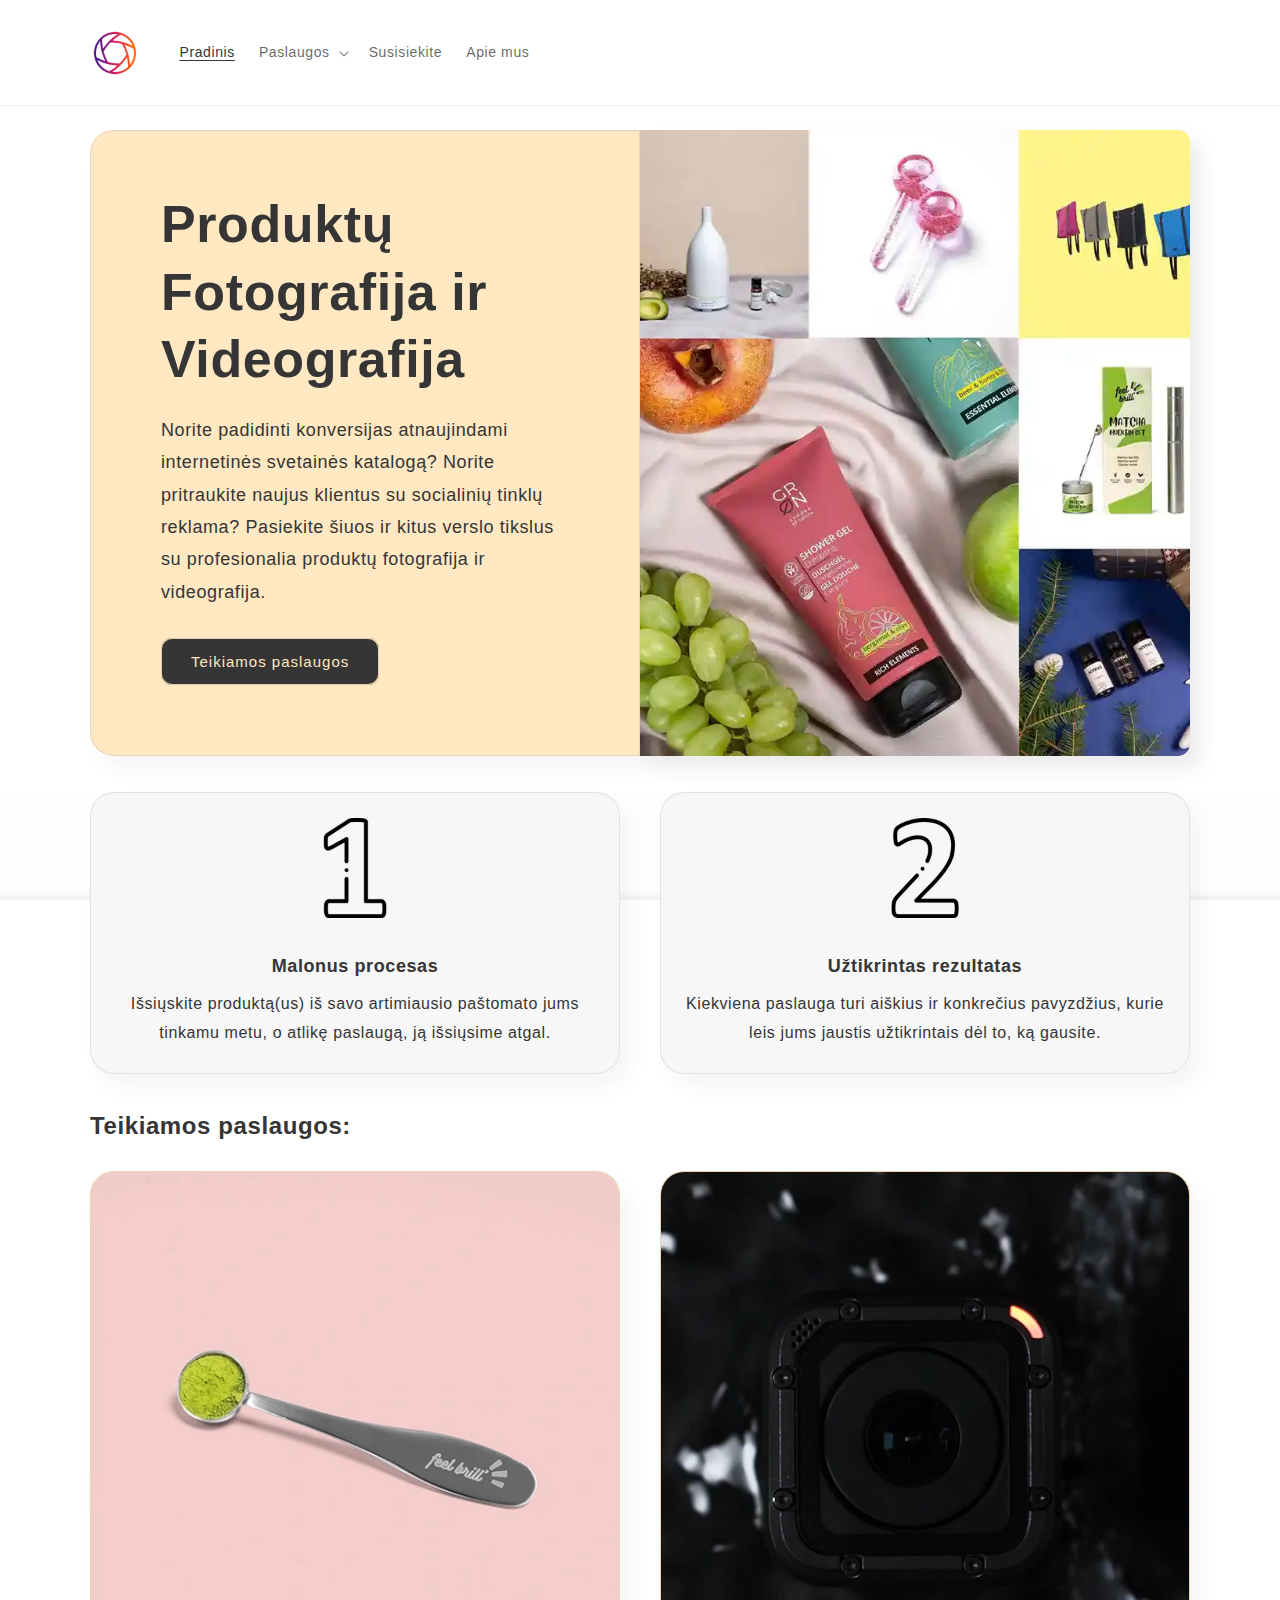
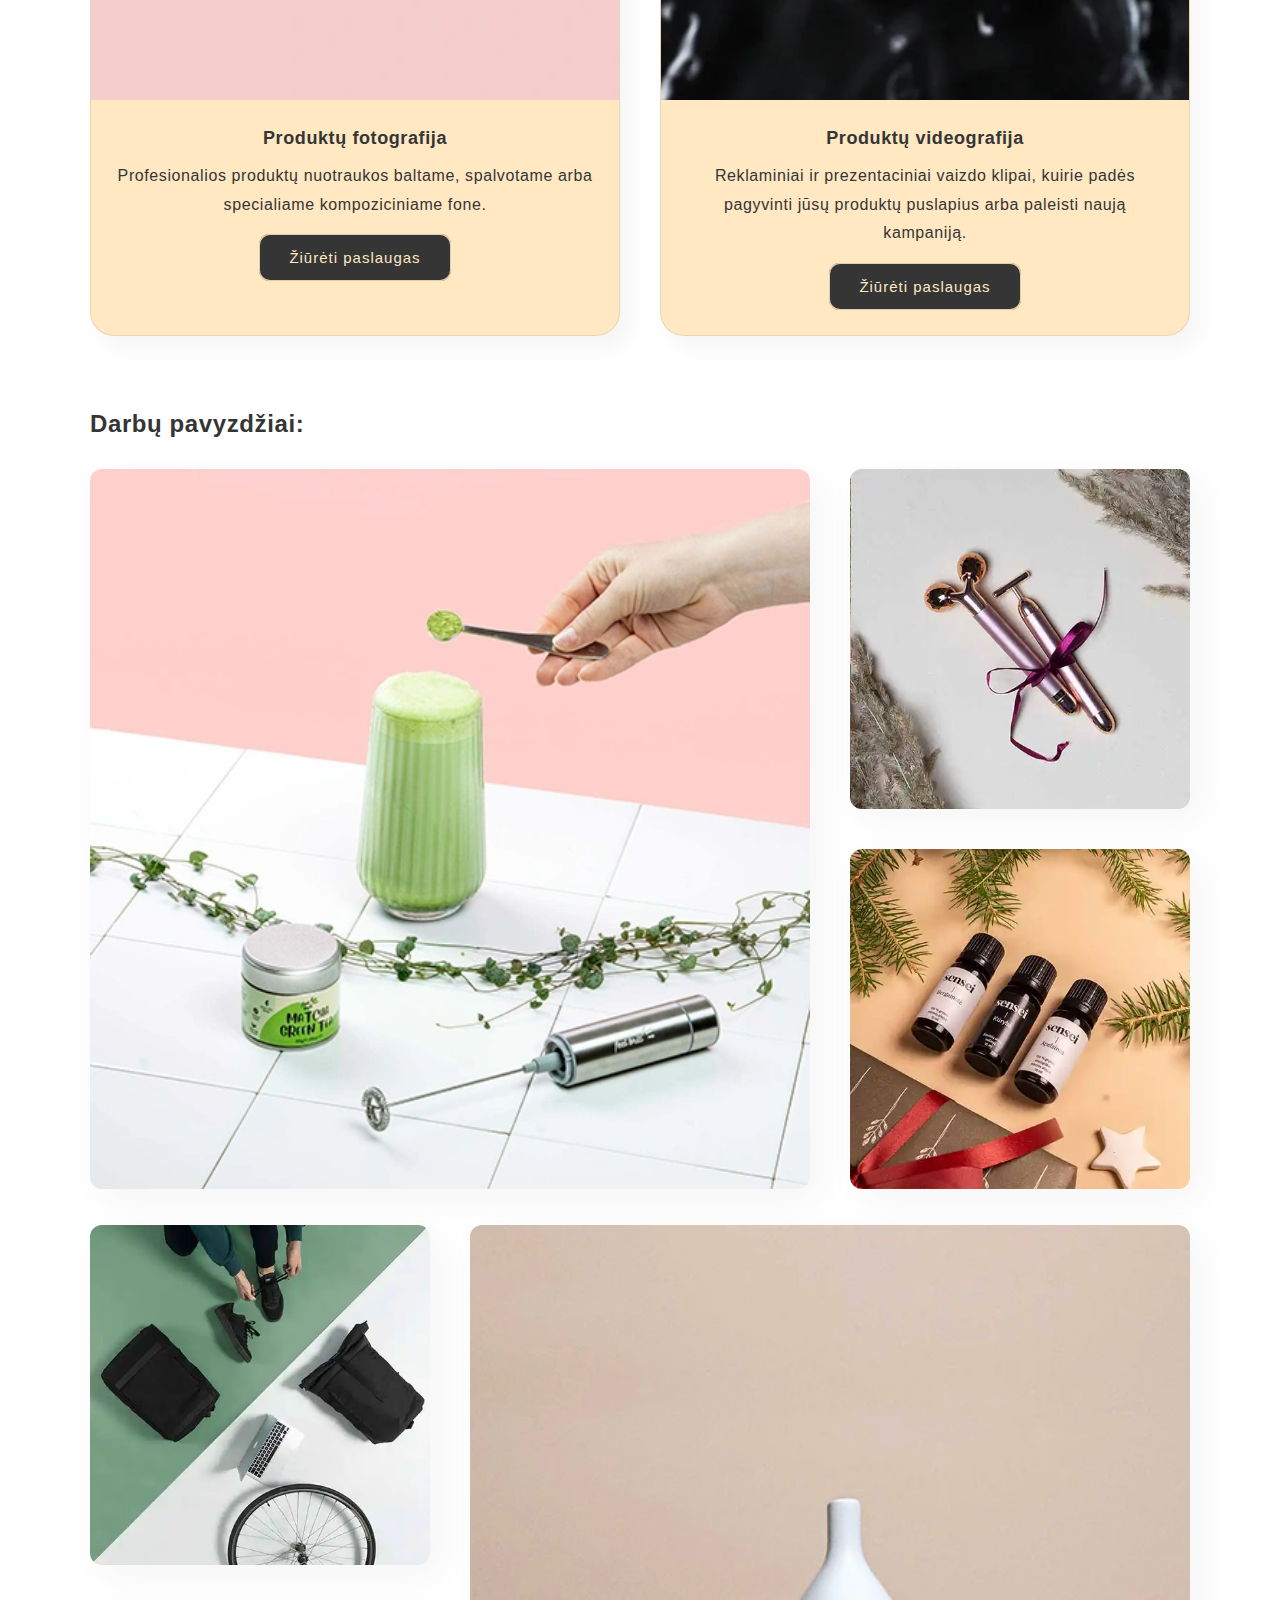
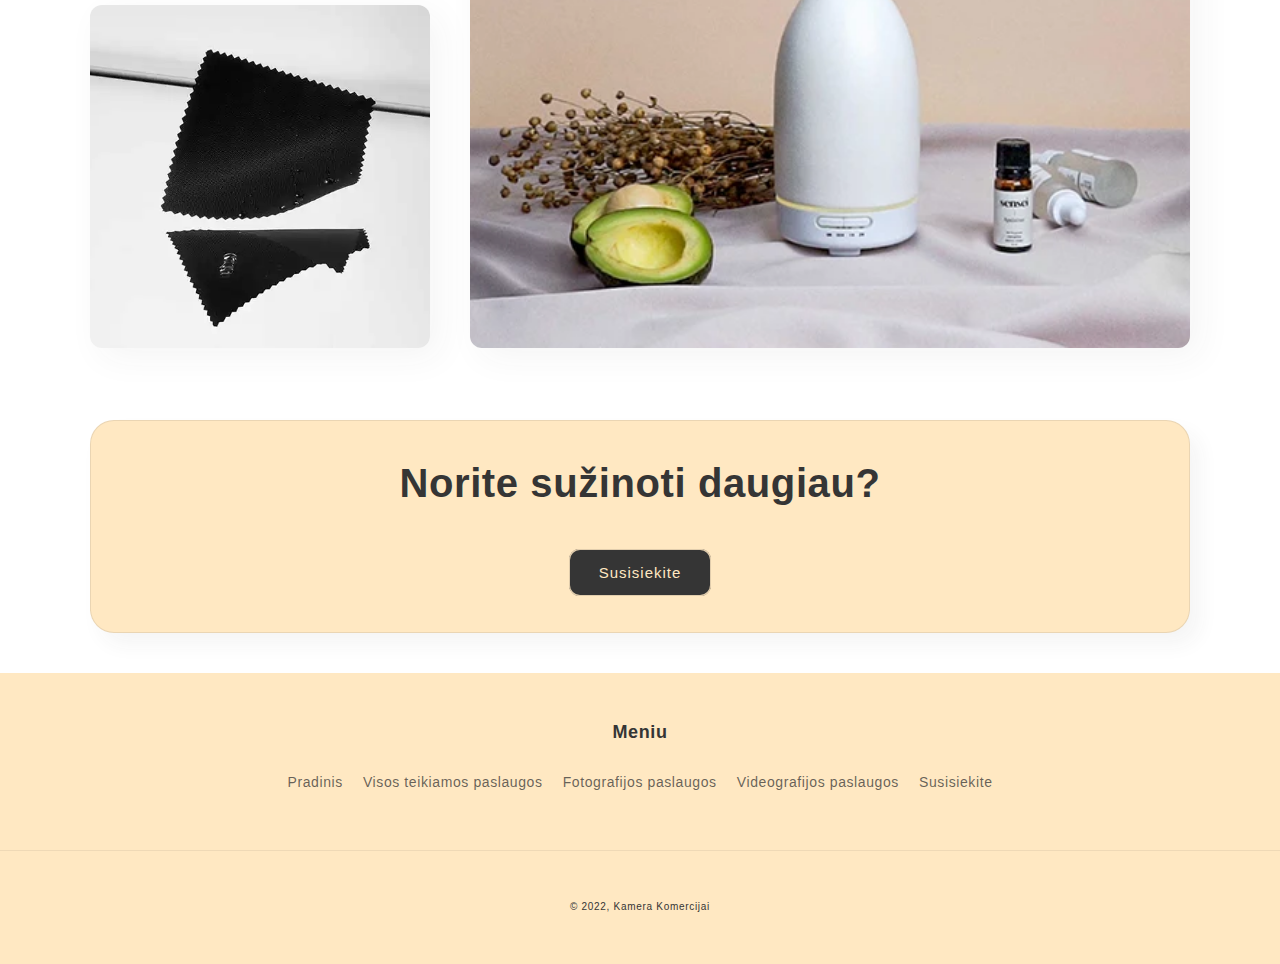
<file: index.html>
<!DOCTYPE html>
<html
  class="js"
  lang="lt-LT"
  style="padding-bottom: 0px; --header-bottom-position: 85px"
>
  <head>
    <meta charset="utf-8" />
    <meta http-equiv="X-UA-Compatible" content="IE=edge" />
    <meta name="viewport" content="width=device-width,initial-scale=1" />
    <meta name="theme-color" content="" />
     <!-- Google tag (gtag.js) -->
<script async src="https://www.googletagmanager.com/gtag/js?id=G-5LF94EM5QG"></script>
<script>
  window.dataLayer = window.dataLayer || [];
  function gtag(){dataLayer.push(arguments);}
  gtag('js', new Date());

  gtag('config', 'G-5LF94EM5QG');
</script>
    <link rel="canonical" href="https://kamerakomercijai.lt/" />

    <title>
      Kamera Komercijai | Profesionalios fotografijos ir videografijos paslaugos
      jūsų verslui.
    </title>
    <link rel="icon" href="./img/kamera-komercijai.ico">
    <meta
      name="description"
      content="Profesionalios fotografijos ir videografijos paslaugos jūsų verslui. Aiški kainodara, malonus procesas, užtikrintas rezultatas."
    />

    <meta property="og:site_name" content="Kamera Komercijai" />
    <meta property="og:url" content="https://kamerakomercijai.lt/" />
    <meta
      property="og:title"
      content="Kamera Komercijai | Profesionalios fotografijos ir videografijos paslaugos jūsų verslui."
    />
    <meta property="og:type" content="website" />
    <meta
      property="og:description"
      content="Kamera Komercijai - Profesionalios fotografijos ir videografijos paslaugos jūsų verslui."
    />
    <meta property="og:image" content="./img/kamera-komercijai-1.jpg" />
    <meta property="og:image:width" content="3826" />
    <meta property="og:image:height" content="2152" />
    <meta name="twitter:card" content="summary_large_image" />
    <meta
      name="twitter:title"
      content="Kamera Komercijai | Profesionalios fotografijos ir videografijos paslaugos jūsų verslui."
    />
    <meta
      name="twitter:description"
      content="Kamera Komercijai | Profesionalios fotografijos ir videografijos paslaugos jūsų verslui."
    />

    <script src="./js/global.js" defer="defer"></script>

    <link href="./css/base.css" rel="stylesheet" type="text/css" media="all" />

    <link
      rel="stylesheet"
      href="./css/component-menu-drawer.css"
      media="all"
      onload="this.media='all'"
    />

    <link
      rel="stylesheet"
      href="./css/component-mega-menu.css"
      media="all"
      onload="this.media='all'"
    />

    <link
      href="./css/section-multicolumn.css"
      rel="stylesheet"
      type="text/css"
      media="all"
    />
    <link
      href="./css/component-image-with-text.css"
      rel="stylesheet"
      type="text/css"
      media="all"
    />
    <link
      href="./css/collage.css"
      rel="stylesheet"
      type="text/css"
      media="all"
    />
    <link
      href="./css/component-modal-video.css"
      rel="stylesheet"
      type="text/css"
      media="all"
    />
    <link
      rel="stylesheet"
      href="./css/component-deferred-media.css"
      media="all"
      onload="this.media='all'"
    />

    <link
      rel="stylesheet"
      href="./css/section-rich-text.css"
      media="all"
      onload="this.media='all'"
    />

    <link
      href="./css/section-footer.css"
      rel="stylesheet"
      type="text/css"
      media="all"
    />
    <link
      href="./css/additional-styles.css"
      rel="stylesheet"
      type="text/css"
      media="all"
    />
  </head>

  <body class="gradient" cz-shortcut-listen="true">
    <div id="section-header" class="section-header">
      <sticky-header
        class="header-wrapper color-background-1 gradient header-wrapper--border-bottom"
      >
        <header class="header header--middle-left page-width header--has-menu">
          <header-drawer data-breakpoint="tablet">
            <details
              id="Details-menu-drawer-container"
              class="menu-drawer-container"
            >
              <summary
                class="header__icon header__icon--menu header__icon--summary link focus-inset"
                aria-label="Meniu"
                role="button"
                aria-expanded="false"
                aria-controls="menu-drawer"
              >
                <span>
                  <svg
                    xmlns="http://www.w3.org/2000/svg"
                    aria-hidden="true"
                    focusable="false"
                    role="presentation"
                    class="icon icon-hamburger"
                    fill="none"
                    viewBox="0 0 18 16"
                  >
                    <path
                      d="M1 .5a.5.5 0 100 1h15.71a.5.5 0 000-1H1zM.5 8a.5.5 0 01.5-.5h15.71a.5.5 0 010 1H1A.5.5 0 01.5 8zm0 7a.5.5 0 01.5-.5h15.71a.5.5 0 010 1H1a.5.5 0 01-.5-.5z"
                      fill="currentColor"
                    ></path>
                  </svg>

                  <svg
                    xmlns="http://www.w3.org/2000/svg"
                    aria-hidden="true"
                    focusable="false"
                    role="presentation"
                    class="icon icon-close"
                    fill="none"
                    viewBox="0 0 18 17"
                  >
                    <path
                      d="M.865 15.978a.5.5 0 00.707.707l7.433-7.431 7.579 7.282a.501.501 0 00.846-.37.5.5 0 00-.153-.351L9.712 8.546l7.417-7.416a.5.5 0 10-.707-.708L8.991 7.853 1.413.573a.5.5 0 10-.693.72l7.563 7.268-7.418 7.417z"
                      fill="currentColor"
                    ></path>
                  </svg>
                </span>
              </summary>
              <div
                id="menu-drawer"
                class="gradient menu-drawer motion-reduce"
                tabindex="-1"
              >
                <div class="menu-drawer__inner-container">
                  <div class="menu-drawer__navigation-container">
                    <nav class="menu-drawer__navigation">
                      <ul
                        class="menu-drawer__menu has-submenu list-menu"
                        role="list"
                      >
                        <li>
                          <a
                            href="/"
                            class="menu-drawer__menu-item list-menu__item link link--text focus-inset menu-drawer__menu-item--active"
                            aria-current="page"
                          >
                            Pradinis
                          </a>
                        </li>
                        <li>
                          <details id="Details-menu-drawer-menu-item-2">
                            <summary
                              class="menu-drawer__menu-item list-menu__item link link--text focus-inset"
                              role="button"
                              aria-expanded="false"
                              aria-controls="link-Grožis"
                            >
                              Paslaugos<svg
                                viewBox="0 0 14 10"
                                fill="none"
                                aria-hidden="true"
                                focusable="false"
                                role="presentation"
                                class="icon icon-arrow"
                                xmlns="http://www.w3.org/2000/svg"
                              >
                                <path
                                  fill-rule="evenodd"
                                  clip-rule="evenodd"
                                  d="M8.537.808a.5.5 0 01.817-.162l4 4a.5.5 0 010 .708l-4 4a.5.5 0 11-.708-.708L11.793 5.5H1a.5.5 0 010-1h10.793L8.646 1.354a.5.5 0 01-.109-.546z"
                                  fill="currentColor"
                                ></path>
                              </svg>

                              <svg
                                aria-hidden="true"
                                focusable="false"
                                role="presentation"
                                class="icon icon-caret"
                                viewBox="0 0 10 6"
                              >
                                <path
                                  fill-rule="evenodd"
                                  clip-rule="evenodd"
                                  d="M9.354.646a.5.5 0 00-.708 0L5 4.293 1.354.646a.5.5 0 00-.708.708l4 4a.5.5 0 00.708 0l4-4a.5.5 0 000-.708z"
                                  fill="currentColor"
                                ></path>
                              </svg>
                            </summary>
                            <div
                              class="menu-drawer__submenu has-submenu gradient motion-reduce"
                              tabindex="-1"
                            >
                              <div class="menu-drawer__inner-submenu">
                                <button
                                  class="menu-drawer__close-button link link--text focus-inset"
                                  aria-expanded="true"
                                >
                                  <svg
                                    viewBox="0 0 14 10"
                                    fill="none"
                                    aria-hidden="true"
                                    focusable="false"
                                    role="presentation"
                                    class="icon icon-arrow"
                                    xmlns="http://www.w3.org/2000/svg"
                                  >
                                    <path
                                      fill-rule="evenodd"
                                      clip-rule="evenodd"
                                      d="M8.537.808a.5.5 0 01.817-.162l4 4a.5.5 0 010 .708l-4 4a.5.5 0 11-.708-.708L11.793 5.5H1a.5.5 0 010-1h10.793L8.646 1.354a.5.5 0 01-.109-.546z"
                                      fill="currentColor"
                                    ></path>
                                  </svg>

                                  Paslaugos
                                </button>
                                <ul
                                  class="menu-drawer__menu list-menu"
                                  role="list"
                                  tabindex="-1"
                                >
                                  <li>
                                    <a
                                      href="./produktu-fotografijos-paslaugos.html"
                                      class="menu-drawer__menu-item link link--text list-menu__item focus-inset"
                                      >Produktų fotografija</a
                                    >
                                  </li>
                                  <li>
                                    <a
                                      href="./produktu-videografijos-paslaugos.html"
                                      class="menu-drawer__menu-item link link--text list-menu__item focus-inset"
                                      >Produktų videografija</a
                                    >
                                  </li>
                                </ul>
                              </div>
                            </div>
                          </details>
                        </li>
                        <li>
                          <a
                            href="./susisiekite.html"
                            class="menu-drawer__menu-item list-menu__item link link--text focus-inset"
                          >
                            Susisiekite
                          </a>
                        </li>
                        <li>
                          <a
                            href="./apie.html"
                            class="menu-drawer__menu-item list-menu__item link link--text focus-inset"
                          >
                            Apie mus
                          </a>
                        </li>
                      </ul>
                    </nav>
                  </div>
                </div>
              </div>
            </details>
          </header-drawer>
          <h1 class="header__heading">
            <a
              href="./"
              class="header__heading-link link link--text focus-inset"
              ><img
                src="./img/logo.png"
                alt="Kamera Komercijai"
                srcset="./img/logo.png"
                width="50"
                height="50.0"
                class="header__heading-logo"
              />
            </a>
          </h1>
          <nav class="header__inline-menu">
            <ul class="list-menu list-menu--inline" role="list">
              <li>
                <a
                  href="./"
                  class="header__menu-item header__menu-item list-menu__item link link--text"
                  aria-current="page"
                >
                  <span class="header__active-menu-item">Pradinis</span>
                </a>
              </li>
              <li>
                <header-menu>
                  <details id="Details-HeaderMenu-2" class="mega-menu">
                    <summary
                      class="header__menu-item list-menu__item link focus-inset"
                      role="button"
                      aria-expanded="false"
                      aria-controls="MegaMenu-Content-2"
                    >
                      <span>Paslaugos</span>

                      <svg
                        aria-hidden="true"
                        focusable="false"
                        role="presentation"
                        class="icon icon-caret"
                        viewBox="0 0 10 6"
                      >
                        <path
                          fill-rule="evenodd"
                          clip-rule="evenodd"
                          d="M9.354.646a.5.5 0 00-.708 0L5 4.293 1.354.646a.5.5 0 00-.708.708l4 4a.5.5 0 00.708 0l4-4a.5.5 0 000-.708z"
                          fill="currentColor"
                        ></path>
                      </svg>
                    </summary>
                    <div
                      id="MegaMenu-Content-2"
                      class="mega-menu__content gradient motion-reduce global-settings-popup"
                      tabindex="-1"
                    >
                      <ul class="mega-menu__list page-width" role="list">
                        <li>
                          <a
                            href="./produktu-fotografijos-paslaugos.html"
                            class="mega-menu__link mega-menu__link--level-2 link"
                            >Produktų fotografija</a
                          >
                        </li>
                        <li>
                          <a
                            href="./produktu-videografijos-paslaugos.html"
                            class="mega-menu__link mega-menu__link--level-2 link"
                            >Produktų videografija</a
                          >
                        </li>
                      </ul>
                    </div>
                  </details>
                </header-menu>
              </li>
              <li>
                <a
                  href="./susisiekite.html"
                  class="header__menu-item header__menu-item list-menu__item link link--text focus-inset"
                >
                  <span>Susisiekite</span>
                </a>
              </li>
              <li>
                <a
                  href="./apie.html"
                  class="header__menu-item header__menu-item list-menu__item link link--text focus-inset"
                >
                  <span>Apie mus</span>
                </a>
              </li>
            </ul>
          </nav>
        </header>
      </sticky-header>
    </div>

    <main id="MainContent" class="content-for-layout" role="main" tabindex="-1">
      <div class="section">
        <style>
          .section-template--16513019183329__image-with-text-padding {
            padding-top: 0px;
            padding-bottom: 0px;
            
          }

          @media screen and (min-width: 750px) {
            .section-template--16513019183329__image-with-text-padding {
              padding-top: 0px;
              padding-bottom: 0px;
            }
          }

          @media screen and (max-width: 900px) {
            .mobileadj{
              font-size: 32px !important;
            }
            }
          



        </style>
        <div
          class="image-with-text image-with-text--no-overlap page-width isolate collapse-corners section-template--16513019183329__image-with-text-padding"
        >
          <div
            class="image-with-text__grid grid grid--gapless grid--1-col grid--2-col-tablet image-with-text__grid--reverse"
          >
            <div
              class="image-with-text__media-item image-with-text__media-item--medium image-with-text__media-item--middle grid__item"
            >
              <div
                class="image-with-text__media image-with-text__media--adapt gradient color-accent-1 global-media-settings media"
                style="padding-bottom: 100%"
              >
                <img
                  srcset="./img/kamera-komercijai-1.webp"
                  src="./img/kamera-komercijai-1.webp"
                  sizes="(min-width: 1200px) 550px, (min-width: 750px) calc((100vw - 130px) / 2), calc((100vw - 50px) / 2)"
                  alt="Kamera komercijai profesionalios produktų fotografijos videografijos paslaugos"
                  loading="lazy"
                  width="1500"
                  height="1500"
                />
              </div>
            </div>
            <div class="image-with-text__text-item grid__item">
              <div
                id="ImageWithText--template--16513019183329__image-with-text"
                class="image-with-text__content image-with-text__content--middle image-with-text__content--desktop-left image-with-text__content--mobile-left image-with-text__content--adapt gradient color-accent-1 content-container"
              >
                <h2 class="image-with-text__heading h0 mobileadj">
                  Produktų Fotografija ir Videografija
                </h2>
                <p
                  class="image-with-text__text image-with-text__text--caption subtitle subtitle--large subtitle"
                >
                Norite padidinti konversijas atnaujindami internetinės svetainės katalogą? Norite pritraukite naujus klientus su socialinių tinklų reklama? Pasiekite šiuos ir kitus verslo tikslus su profesionalia produktų fotografija ir videografija.               </p>
                <a
                  href="./teikiamos-paslaugos.html"
                  class="button button--primary"
                >
                  Teikiamos paslaugos
                </a>
              </div>
            </div>
          </div>
        </div>
      </div>




      <section class="section">
        <style>
    @media screen and (min-width: 990px) {
.grid--3-col-desktop .grid__item {
    width: calc(50% - var(--grid-desktop-horizontal-spacing) * 1 / 2);
    max-width: calc(50% - var(--grid-desktop-horizontal-spacing) * 1 / 2);
}
}
          .section-template--16513019183329__multicolumn-padding {
            padding-top: 0px;
            padding-bottom: 0px;
          }

          @media screen and (min-width: 750px) {
            .section-template--16513019183329__multicolumn-padding {
              padding-top: 0px;
              padding-bottom: 0px;
            }
          }
        </style>
        <div class="multicolumn color-accent-2 gradient no-heading">
          <div class="page-width section-template--16513019183329__multicolumn-padding isolate">
            <slider-component class="slider-mobile-gutter">
              <ul class="multicolumn-list contains-content-container grid grid--1-col-tablet-down grid--3-col-desktop" id="Slider-template--16513019183329__multicolumn" role="list">
                
                <li id="Slide-template--16513019183329__multicolumn-2" class="multicolumn-list__item grid__item center">
                  <div class="multicolumn-card content-container">
                    <div class="multicolumn-card__image-wrapper multicolumn-card__image-wrapper--third-width multicolumn-card-spacing">
                      <img class="multicolumn-card__image" srcset="./img/1-aiski-kainodara.png" src="./img/1-aiski-kainodara.png" sizes="(min-width: 990px) 550px,
                        (min-width: 750px) 550px,
                        calc(100vw - 30px)" alt="Malonus procesas" height="50" width="50" loading="lazy" style="
    width: auto;
    height: 100px;
">
                    </div>
                    <div class="multicolumn-card__info">
                      <h3>Malonus procesas</h3>
                      <div class="rte">
                        <p>
                          Išsiųskite produktą(us) iš savo artimiausio paštomato
                          jums tinkamu metu, o atlikę paslaugą, ją išsiųsime
                          atgal.
                        </p>
                      </div>
                    </div>
                  </div>
                </li>
                <li id="Slide-template--16513019183329__multicolumn-3" class="multicolumn-list__item grid__item center">
                  <div class="multicolumn-card content-container">
                    <div class="multicolumn-card__image-wrapper multicolumn-card__image-wrapper--third-width multicolumn-card-spacing">
                      <img class="multicolumn-card__image" srcset="./img/2-malonus-procesas.png" src="./img/2-malonus-procesas.png" sizes="(min-width: 990px) 550px,
                        (min-width: 750px) 550px,
                        calc(100vw - 30px)" alt="Uztikrintas rezultatas" height="50" width="50" loading="lazy" style="
    width: auto;
    height: 100px;
">
                    </div>
                    <div class="multicolumn-card__info">
                      <h3>Užtikrintas rezultatas</h3>
                      <div class="rte">
                        <p>
                          Kiekviena paslauga turi aiškius ir konkrečius
                          pavyzdžius, kurie leis jums jaustis užtikrintais dėl
                          to, ką gausite.
                        </p>
                      </div>
                    </div>
                  </div>
                </li>
              </ul></slider-component>
            <div class="center"></div>
          </div>
        </div>
      </section>

      
      <section class="section">
        <style data-shopify="">
          .section-template--16513019183329__166364595205c457c8-padding {
            padding-top: 0px;
            padding-bottom: 0px;
          }

          @media screen and (min-width: 750px) {
            .section-template--16513019183329__166364595205c457c8-padding {
              padding-top: 0px;
              padding-bottom: 0px;
            }
          }
        </style>
        <div class="multicolumn color-background-2 gradient">
          <div
            class="page-width section-template--16513019183329__166364595205c457c8-padding isolate"
          >
            <div
              class="title-wrapper-with-link title-wrapper--self-padded-mobile title-wrapper--no-top-margin"
            >
              <h2 class="title h2">Teikiamos paslaugos:</h2>
            </div>
            <slider-component class="slider-mobile-gutter">
              <ul
                class="multicolumn-list contains-content-container grid grid--1-col-tablet-down grid--2-col-desktop"
                id="Slider-template--16513019183329__166364595205c457c8"
                role="list"
              >
                <li
                  id="Slide-template--16513019183329__166364595205c457c8-1"
                  class="multicolumn-list__item grid__item center"
                >
                  <div class="multicolumn-card content-container">
                    <div
                      class="multicolumn-card__image-wrapper multicolumn-card__image-wrapper--full-width"
                    >
                      <div class="media media--transparent media--square">
                        <img
                          class="multicolumn-card__image"
                          srcset="./img/kamera-komercijai-2.webp"
                          src="./img/kamera-komercijai-2.webp"
                          sizes="(min-width: 990px) 710px,
                        (min-width: 750px) 550px,
                        calc(100vw - 30px)"
                          alt="Fotografijos paslaugos"
                          height="2000"
                          width="2000"
                          loading="lazy"
                        />
                      </div>
                    </div>
                    <div class="multicolumn-card__info">
                      <h3>Produktų fotografija</h3>
                      <div class="rte">
                        <p>
                          Profesionalios produktų nuotraukos baltame, spalvotame
                          arba specialiame kompoziciniame fone.
                        </p>
                      </div>
                      <a
                        href="./produktu-fotografijos-paslaugos.html"
                        class="button button--primary"
                        style="margin-top: 1.5rem"
                        >Žiūrėti paslaugas</a
                      >
                    </div>
                  </div>
                </li>
                <li
                  id="Slide-template--16513019183329__166364595205c457c8-2"
                  class="multicolumn-list__item grid__item center"
                >
                  <div class="multicolumn-card content-container">
                    <div
                      class="multicolumn-card__image-wrapper multicolumn-card__image-wrapper--full-width"
                    >
                      <div class="media media--transparent media--square">
                        <img
                          class="multicolumn-card__image"
                          srcset="./img/kamera-komercijai-3.webp"
                          src="./img/kamera-komercijai-3.webp"
                          sizes="(min-width: 990px) 710px,
                        (min-width: 750px) 550px,
                        calc(100vw - 30px)"
                          alt="Produktų vaizdo klipų videografijos paslaugos"
                          height="1080"
                          width="1080"
                          loading="lazy"
                        />
                      </div>
                    </div>
                    <div class="multicolumn-card__info">
                      <h3>Produktų videografija</h3>
                      <div class="rte">
                        <p>
                          Reklaminiai ir prezentaciniai vaizdo klipai, kuirie
                          padės pagyvinti jūsų produktų puslapius arba paleisti
                          naują kampaniją.
                        </p>
                      </div>
                      <a
                        href="./produktu-videografijos-paslaugos.html"
                        class="button button--primary"
                        style="margin-top: 1.5rem"
                        >Žiūrėti paslaugas</a
                      >
                    </div>
                  </div>
                </li>
              </ul></slider-component
            >
            <div class="center"></div>
          </div>
        </div>
      </section>

      <section class="section" >
        <style>
          :root {  }
          .section-template--16513019183329__16639052343e82b6ab-padding {
            padding-top: 27px;
            padding-bottom: 0px;
          }
        
          @media screen and (min-width: 750px) {
            .section-template--16513019183329__16639052343e82b6ab-padding {
              padding-top: 36px;
              padding-bottom: 0px;
            }
          }
        </style>
        
        <div class="color-background-1 gradient isolate">
          <div class="page-width section-template--16513019183329__16639052343e82b6ab-padding">
            <h2 class="collage-wrapper-title h2" data-live-text-setting="section.template--16513019183329__16639052343e82b6ab.heading/escape">Darbų pavyzdžiai:</h2>
            <div class="collage collage--mobile">
                <div class="collage__item collage__item--image collage__item--left" ><div class="collage-card color-background-1">
                        <div class="media media--transparent ratio" style="--ratio-percent: 100.0%">
                          <img srcset="./img/produktu-komercine-fotografija-speciali---2.webp" src="./img/produktu-komercine-fotografija-speciali---2.webp" alt="Kamera komercijai - darbų pavyzdys - 1" loading="lazy"></div>
                      </div></div>
                      <div class="collage__item collage__item--image collage__item--left"><div class="collage-card color-background-1">
                        <div class="media media--transparent ratio" style="--ratio-percent: 100.0%"><img srcset="./img/kamera-komercijai-i-1.webp" src="./img/kamera-komercijai-i-1.webp"  alt="Kamera komercijai - darbų pavyzdys - 2" loading="lazy"></div>
                      </div></div><div class="collage__item collage__item--image collage__item--left" ><div class="collage-card color-background-1">
                        <div class="media media--transparent ratio" style="--ratio-percent: 100.0%"><img srcset="./img/kamera-komercijai-i-2.webp" src="./img/kamera-komercijai-i-2.webp" alt="Kamera komercijai - darbų pavyzdys - 3" loading="lazy"></div>
                      </div></div></div>
          </div>
        </div>
        
        
        </section>

        <section class="section" >
         
          <style >
            :root {  }
            .section-template--16513019183329__16636563924e6a4014-padding {
              padding-top: 0px;
              padding-bottom: 27px;
            }
          
            @media screen and (min-width: 750px) {
              .section-template--16513019183329__16636563924e6a4014-padding {
                padding-top: 0px;
                padding-bottom: 36px;
              }
            }
          </style>
        
          
          <div class="color-background-1 gradient isolate">
            <div class="page-width no-heading section-template--16513019183329__16636563924e6a4014-padding">
              <h2 class="collage-wrapper-title h2" data-live-text-setting="section.template--16513019183329__16636563924e6a4014.heading/escape"></h2>
              <div class="collage collage--mobile">
                <div class="collage__item collage__item--image collage__item--right">
                  <div class="collage-card color-background-1">
                    <div class="media media--transparent ratio" style="--ratio-percent: 100.0%"><img src="./img/kamera-komercijai-i-4.webp" srcset="./img/kamera-komercijai-i-4.webp" alt="Kamera komercijai - darbų pavyzdys - 4"></div>
                  </div>
                </div>
                <div class="collage__item collage__item--image collage__item--right" >
                  <div class="collage-card color-background-1">
                    <div class="media media--transparent ratio" style="--ratio-percent: 100.93333333333334%"><img src="./img/kamera-komercijai-i-3.webp" srcset="./img/kamera-komercijai-i-3.webp" alt="Kamera komercijai - darbų pavyzdys - 5"></div>
                  </div>
                </div>
                <div class="collage__item collage__item--image collage__item--right" >
                  <div class="collage-card color-background-1">
                    <div class="media media--transparent ratio" style="--ratio-percent: 100.0%"><img src="./img/produktu-komercine-fotografija-speciali---6.webp" srcset="./img/produktu-komercine-fotografija-speciali---6.webp" alt="Kamera komercijai - darbų pavyzdys - 6"></div>
                  </div>
                </div>
              </div>
            </div>
          </div>
          
          
          </section>










      <section class="section">
        <style>
          .section-template--16513019183329__5b1ec1ed-9bda-428b-87c2-aafb28652789-padding {
            padding-top: 27px;
            padding-bottom: 27px;
          }

          @media screen and (min-width: 750px) {
            .section-template--16513019183329__5b1ec1ed-9bda-428b-87c2-aafb28652789-padding {
              padding-top: 36px;
              padding-bottom: 36px;
            }
          }
        </style>
        <div class="isolate page-width">
          <div
            class="rich-text content-container color-accent-1 gradient section-template--16513019183329__5b1ec1ed-9bda-428b-87c2-aafb28652789-padding"
          >
            <div class="rich-text__wrapper rich-text__wrapper--center">
              <div class="rich-text__blocks center">
                <h2 class="rich-text__heading rte h1">
                  <span>Norite sužinoti daugiau?</span>
                </h2>
                <div class="rich-text__text rte">
                 
                </div>
                <div class="rich-text__buttons">
                  <a
                    role="link"
                    class="button button--primary"
                    href="./susisiekite.html"
                    >Susisiekite</a
                  >
                </div>
              </div>
            </div>
          </div>
        </div>
      </section>
    </main>

    <footer class="footer color-accent-1 gradient section-footer-padding">
      <style>
        .footer {
          margin-top: 30px;
        }

        .section-footer-padding {
          padding-top: 36px;
          padding-bottom: 36px;
        }

        @media screen and (min-width: 750px) {
          .footer {
            margin-top: 40px;
          }

          .section-footer-padding {
            padding-top: 48px;
            padding-bottom: 48px;
          }
        }
      </style>
      <div class="footer__content-top page-width">
        <div
          class="footer__blocks-wrapper grid grid--1-col grid--2-col grid--4-col-tablet"
        >
          <div
            class="footer-block grid__item footer-block--menu"
            data-shopify-editor-block='{"id":"linklist","type":"link_list"}'
          >
            <h2 class="footer-block__heading">Meniu</h2>
            <ul class="footer-block__details-content list-unstyled">
              <li>
                <a
                  href="./index.html"
                  class="link link--text list-menu__item list-menu__item--link"
                >
                  Pradinis
                </a>
              </li>
              <li>
                <a
                  href="./teikiamos-paslaugos.html"
                  class="link link--text list-menu__item list-menu__item--link"
                >
                  Visos teikiamos paslaugos
                </a>
              </li>
              <li>
                <a
                  href="./produktu-fotografijos-paslaugos.html"
                  class="link link--text list-menu__item list-menu__item--link"
                >
                  Fotografijos paslaugos
                </a>
              </li>
              <li>
                <a
                  href="./produktu-videografijos-paslaugos.html"
                  class="link link--text list-menu__item list-menu__item--link"
                >
                  Videografijos paslaugos
                </a>
              </li>
              <li>
                <a
                  href="./susisiekite.html"
                  class="link link--text list-menu__item list-menu__item--link"
                >
                  Susisiekite
                </a>
              </li>
            </ul>
          </div>
        </div>
      </div>
      <div class="footer__content-bottom">
        <div class="footer__content-bottom-wrapper page-width">
          <div class="footer__column footer__localization isolate"></div>
          <div class="footer__column footer__column--info">
            <div class="footer__copyright caption">
              <small class="copyright__content"
                >© 2022, <a href="/" title="">Kamera Komercijai</a></small
              >
            </div>
          </div>
        </div>
      </div>
    </footer>

    <modal-dialog
      id="PopupModal-1663656392ff5e94b9-0"
      class="modal-video media-modal color-background-1"
    >
      <div
        class="modal-video__content"
        role="dialog"
        aria-label="Describe the video"
        aria-modal="true"
        tabindex="-1"
      >
        <button
          id="ModalClose-1663656392ff5e94b9-0"
          type="button"
          class="modal-video__toggle"
          aria-label="Uždaryti"
        >
          <svg
            xmlns="http://www.w3.org/2000/svg"
            aria-hidden="true"
            focusable="false"
            role="presentation"
            class="icon icon-close"
            fill="none"
            viewBox="0 0 18 17"
          >
            <path
              d="M.865 15.978a.5.5 0 00.707.707l7.433-7.431 7.579 7.282a.501.501 0 00.846-.37.5.5 0 00-.153-.351L9.712 8.546l7.417-7.416a.5.5 0 10-.707-.708L8.991 7.853 1.413.573a.5.5 0 10-.693.72l7.563 7.268-7.418 7.417z"
              fill="currentColor"
            ></path>
          </svg>
        </button>
        <div class="modal-video__content-info">
          <deferred-media class="modal-video__video template-popup">
            <template
              ><iframe
                src="https://www.youtube.com/embed/r5gO86ypX9U?enablejsapi=1"
                class="js-youtube"
                allow="autoplay; encrypted-media"
                allowfullscreen=""
                title="Describe the video"
              ></iframe
            ></template>
          </deferred-media>
        </div>
      </div> </modal-dialog
    ><modal-dialog
      id="PopupModal-100ed0cc-c276-406f-aa1a-35c9f52fa808"
      class="modal-video media-modal color-background-1"
    >
      <div
        class="modal-video__content"
        role="dialog"
        aria-label="Describe the video"
        aria-modal="true"
        tabindex="-1"
      >
        <button
          id="ModalClose-100ed0cc-c276-406f-aa1a-35c9f52fa808"
          type="button"
          class="modal-video__toggle"
          aria-label="Uždaryti"
        >
          <svg
            xmlns="http://www.w3.org/2000/svg"
            aria-hidden="true"
            focusable="false"
            role="presentation"
            class="icon icon-close"
            fill="none"
            viewBox="0 0 18 17"
          >
            <path
              d="M.865 15.978a.5.5 0 00.707.707l7.433-7.431 7.579 7.282a.501.501 0 00.846-.37.5.5 0 00-.153-.351L9.712 8.546l7.417-7.416a.5.5 0 10-.707-.708L8.991 7.853 1.413.573a.5.5 0 10-.693.72l7.563 7.268-7.418 7.417z"
              fill="currentColor"
            ></path>
          </svg>
        </button>
        <div class="modal-video__content-info">
          <deferred-media class="modal-video__video template-popup">
            <template
              ><iframe
                src="https://www.youtube.com/embed/_9VUPq3SxOc?enablejsapi=1"
                class="js-youtube"
                allow="autoplay; encrypted-media"
                allowfullscreen=""
                title="Describe the video"
              ></iframe
            ></template>
          </deferred-media>
        </div>
      </div> </modal-dialog
    ><modal-dialog
      id="PopupModal-a6e5c58a-8001-4f94-9471-04a26eb54aab"
      class="modal-video media-modal color-background-1"
    >
      <div
        class="modal-video__content"
        role="dialog"
        aria-label="Describe the video"
        aria-modal="true"
        tabindex="-1"
      >
        <button
          id="ModalClose-a6e5c58a-8001-4f94-9471-04a26eb54aab"
          type="button"
          class="modal-video__toggle"
          aria-label="Uždaryti"
        >
          <svg
            xmlns="http://www.w3.org/2000/svg"
            aria-hidden="true"
            focusable="false"
            role="presentation"
            class="icon icon-close"
            fill="none"
            viewBox="0 0 18 17"
          >
            <path
              d="M.865 15.978a.5.5 0 00.707.707l7.433-7.431 7.579 7.282a.501.501 0 00.846-.37.5.5 0 00-.153-.351L9.712 8.546l7.417-7.416a.5.5 0 10-.707-.708L8.991 7.853 1.413.573a.5.5 0 10-.693.72l7.563 7.268-7.418 7.417z"
              fill="currentColor"
            ></path>
          </svg>
        </button>
        <div class="modal-video__content-info">
          <deferred-media class="modal-video__video template-popup">
            <template
              ><iframe
                src="https://www.youtube.com/embed/_9VUPq3SxOc?enablejsapi=1"
                class="js-youtube"
                allow="autoplay; encrypted-media"
                allowfullscreen=""
                title="Describe the video"
              ></iframe
            ></template>
          </deferred-media>
        </div>
      </div>
    </modal-dialog>
  </body>
</html>
</file>
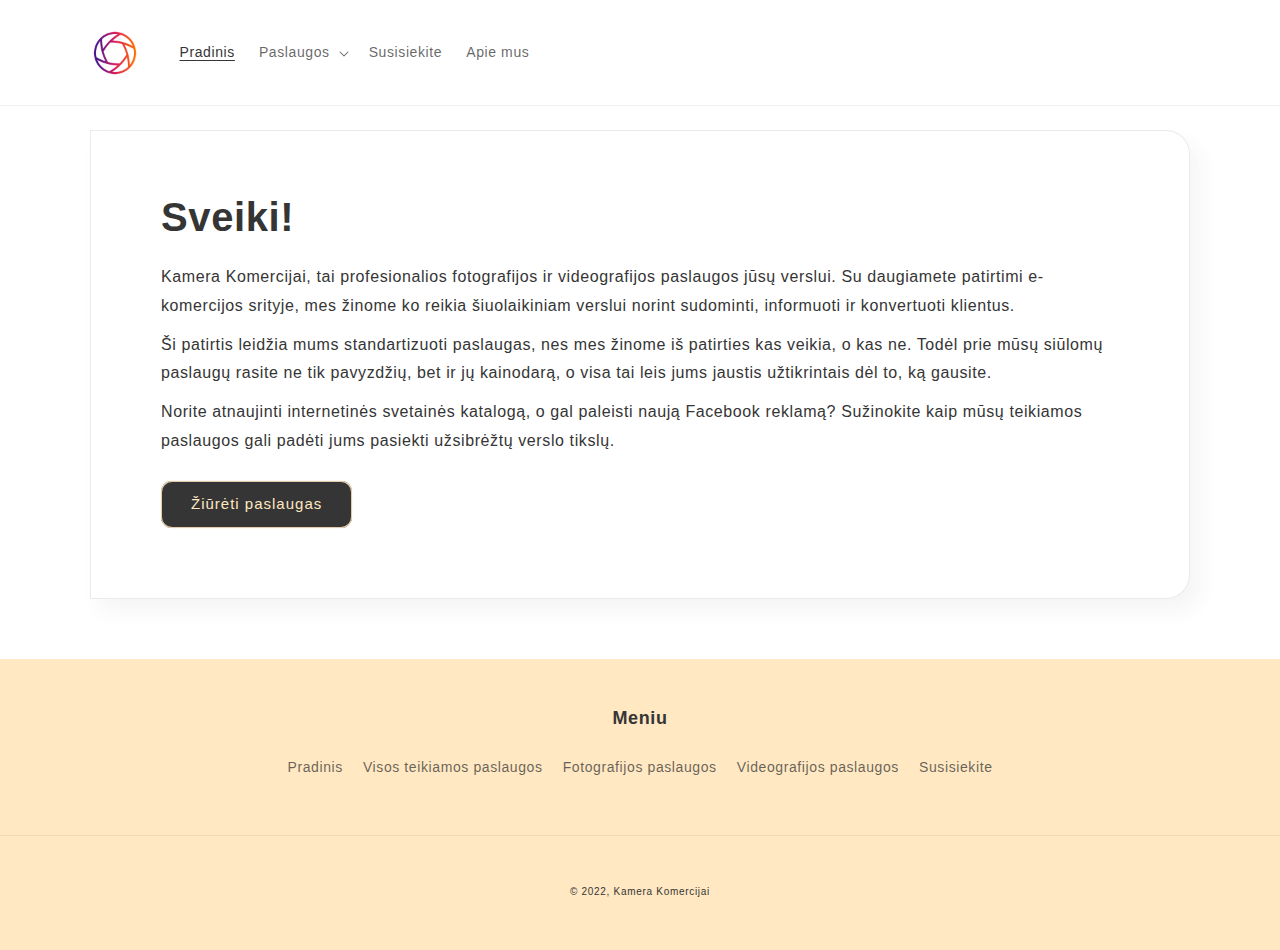
<file: apie.html>
<!DOCTYPE html>
<html
  class="js"
  lang="lt-LT"
  style="padding-bottom: 0px; --header-bottom-position: 85px"
>
  <head>
    <meta charset="utf-8" />
    <meta http-equiv="X-UA-Compatible" content="IE=edge" />
    <meta name="viewport" content="width=device-width,initial-scale=1" />
    <meta name="theme-color" content="" />
     <!-- Google tag (gtag.js) -->
<script async src="https://www.googletagmanager.com/gtag/js?id=G-5LF94EM5QG"></script>
<script>
  window.dataLayer = window.dataLayer || [];
  function gtag(){dataLayer.push(arguments);}
  gtag('js', new Date());

  gtag('config', 'G-5LF94EM5QG');
</script>
    <link rel="canonical" href="https://kamerakomercijai.lt/apie.html" />
    <title>Apie | Kamera Komercijai</title>
    <link rel="icon" href="./img/kamera-komercijai.ico">
    <meta
      name="description"
      content="Kamera Komercija - Profesionalios fotografijos ir videografijos paslaugos jūsų verslui."
    />

    <meta property="og:site_name" content="Kamera Komercijai" />
    <meta property="og:url" content="https://kamerakomercijai.lt/apie.html" />
    <meta
      property="og:title"
      content="Kamera Komercijai | Profesionalios fotografijos ir videografijos paslaugos jūsų verslui."
    />
    <meta property="og:type" content="website" />
    <meta
      property="og:description"
      content="Kamera Komercijai - Profesionalios fotografijos ir videografijos paslaugos jūsų verslui."
    />
    <meta property="og:image" content="./img/kamera-komercijai-1.jpg" />
    <meta property="og:image:width" content="3826" />
    <meta property="og:image:height" content="2152" />
    <meta name="twitter:card" content="summary_large_image" />
    <meta
      name="twitter:title"
      content="Kamera Komercijai | Profesionalios fotografijos ir videografijos paslaugos jūsų verslui."
    />
    <meta
      name="twitter:description"
      content="Kamera Komercijai | Profesionalios fotografijos ir videografijos paslaugos jūsų verslui."
    />

    <script src="./js/global.js" defer="defer"></script>

    <link href="./css/base.css" rel="stylesheet" type="text/css" media="all" />

    <link
      rel="stylesheet"
      href="./css/component-menu-drawer.css"
      media="all"
      onload="this.media='all'"
    />

    <link
      rel="stylesheet"
      href="./css/component-mega-menu.css"
      media="all"
      onload="this.media='all'"
    />

    <link
      href="./css/section-multicolumn.css"
      rel="stylesheet"
      type="text/css"
      media="all"
    />
    <link
      href="./css/component-image-with-text.css"
      rel="stylesheet"
      type="text/css"
      media="all"
    />
    <link
      href="./css/collage.css"
      rel="stylesheet"
      type="text/css"
      media="all"
    />
    <link
      href="./css/component-modal-video.css"
      rel="stylesheet"
      type="text/css"
      media="all"
    />
    <link
      rel="stylesheet"
      href="./css/component-deferred-media.css"
      media="all"
      onload="this.media='all'"
    />

    <link
      rel="stylesheet"
      href="./css/section-rich-text.css"
      media="all"
      onload="this.media='all'"
    />

    <link
      href="./css/section-footer.css"
      rel="stylesheet"
      type="text/css"
      media="all"
    />
    <link
      href="./css/additional-styles.css"
      rel="stylesheet"
      type="text/css"
      media="all"
    />
  </head>

  <body class="gradient" cz-shortcut-listen="true">
    <div id="section-header" class="section-header">
      <sticky-header
        class="header-wrapper color-background-1 gradient header-wrapper--border-bottom"
      >
        <header class="header header--middle-left page-width header--has-menu">
          <header-drawer data-breakpoint="tablet">
            <details
              id="Details-menu-drawer-container"
              class="menu-drawer-container"
            >
              <summary
                class="header__icon header__icon--menu header__icon--summary link focus-inset"
                aria-label="Meniu"
                role="button"
                aria-expanded="false"
                aria-controls="menu-drawer"
              >
                <span>
                  <svg
                    xmlns="http://www.w3.org/2000/svg"
                    aria-hidden="true"
                    focusable="false"
                    role="presentation"
                    class="icon icon-hamburger"
                    fill="none"
                    viewBox="0 0 18 16"
                  >
                    <path
                      d="M1 .5a.5.5 0 100 1h15.71a.5.5 0 000-1H1zM.5 8a.5.5 0 01.5-.5h15.71a.5.5 0 010 1H1A.5.5 0 01.5 8zm0 7a.5.5 0 01.5-.5h15.71a.5.5 0 010 1H1a.5.5 0 01-.5-.5z"
                      fill="currentColor"
                    ></path>
                  </svg>

                  <svg
                    xmlns="http://www.w3.org/2000/svg"
                    aria-hidden="true"
                    focusable="false"
                    role="presentation"
                    class="icon icon-close"
                    fill="none"
                    viewBox="0 0 18 17"
                  >
                    <path
                      d="M.865 15.978a.5.5 0 00.707.707l7.433-7.431 7.579 7.282a.501.501 0 00.846-.37.5.5 0 00-.153-.351L9.712 8.546l7.417-7.416a.5.5 0 10-.707-.708L8.991 7.853 1.413.573a.5.5 0 10-.693.72l7.563 7.268-7.418 7.417z"
                      fill="currentColor"
                    ></path>
                  </svg>
                </span>
              </summary>
              <div
                id="menu-drawer"
                class="gradient menu-drawer motion-reduce"
                tabindex="-1"
              >
                <div class="menu-drawer__inner-container">
                  <div class="menu-drawer__navigation-container">
                    <nav class="menu-drawer__navigation">
                      <ul
                        class="menu-drawer__menu has-submenu list-menu"
                        role="list"
                      >
                        <li>
                          <a
                            href="/"
                            class="menu-drawer__menu-item list-menu__item link link--text focus-inset menu-drawer__menu-item--active"
                            aria-current="page"
                          >
                            Pradinis
                          </a>
                        </li>
                        <li>
                          <details id="Details-menu-drawer-menu-item-2">
                            <summary
                              class="menu-drawer__menu-item list-menu__item link link--text focus-inset"
                              role="button"
                              aria-expanded="false"
                              aria-controls="link-Grožis"
                            >
                              Paslaugos<svg
                                viewBox="0 0 14 10"
                                fill="none"
                                aria-hidden="true"
                                focusable="false"
                                role="presentation"
                                class="icon icon-arrow"
                                xmlns="http://www.w3.org/2000/svg"
                              >
                                <path
                                  fill-rule="evenodd"
                                  clip-rule="evenodd"
                                  d="M8.537.808a.5.5 0 01.817-.162l4 4a.5.5 0 010 .708l-4 4a.5.5 0 11-.708-.708L11.793 5.5H1a.5.5 0 010-1h10.793L8.646 1.354a.5.5 0 01-.109-.546z"
                                  fill="currentColor"
                                ></path>
                              </svg>

                              <svg
                                aria-hidden="true"
                                focusable="false"
                                role="presentation"
                                class="icon icon-caret"
                                viewBox="0 0 10 6"
                              >
                                <path
                                  fill-rule="evenodd"
                                  clip-rule="evenodd"
                                  d="M9.354.646a.5.5 0 00-.708 0L5 4.293 1.354.646a.5.5 0 00-.708.708l4 4a.5.5 0 00.708 0l4-4a.5.5 0 000-.708z"
                                  fill="currentColor"
                                ></path>
                              </svg>
                            </summary>
                            <div
                              class="menu-drawer__submenu has-submenu gradient motion-reduce"
                              tabindex="-1"
                            >
                              <div class="menu-drawer__inner-submenu">
                                <button
                                  class="menu-drawer__close-button link link--text focus-inset"
                                  aria-expanded="true"
                                >
                                  <svg
                                    viewBox="0 0 14 10"
                                    fill="none"
                                    aria-hidden="true"
                                    focusable="false"
                                    role="presentation"
                                    class="icon icon-arrow"
                                    xmlns="http://www.w3.org/2000/svg"
                                  >
                                    <path
                                      fill-rule="evenodd"
                                      clip-rule="evenodd"
                                      d="M8.537.808a.5.5 0 01.817-.162l4 4a.5.5 0 010 .708l-4 4a.5.5 0 11-.708-.708L11.793 5.5H1a.5.5 0 010-1h10.793L8.646 1.354a.5.5 0 01-.109-.546z"
                                      fill="currentColor"
                                    ></path>
                                  </svg>

                                  Paslaugos
                                </button>
                                <ul
                                  class="menu-drawer__menu list-menu"
                                  role="list"
                                  tabindex="-1"
                                >
                                  <li>
                                    <a
                                      href="./produktu-fotografijos-paslaugos.html"
                                      class="menu-drawer__menu-item link link--text list-menu__item focus-inset"
                                      >Produktų fotografija</a
                                    >
                                  </li>
                                  <li>
                                    <a
                                      href="./produktu-videografijos-paslaugos.html"
                                      class="menu-drawer__menu-item link link--text list-menu__item focus-inset"
                                      >Produktų videografija</a
                                    >
                                  </li>
                                </ul>
                              </div>
                            </div>
                          </details>
                        </li>
                        <li>
                          <a
                            href="./susisiekite.html"
                            class="menu-drawer__menu-item list-menu__item link link--text focus-inset"
                          >
                            Susisiekite
                          </a>
                        </li>
                        <li>
                          <a
                            href="./apie.html"
                            class="menu-drawer__menu-item list-menu__item link link--text focus-inset"
                          >
                            Apie mus
                          </a>
                        </li>
                      </ul>
                    </nav>
                  </div>
                </div>
              </div>
            </details>
          </header-drawer>
          <h1 class="header__heading">
            <a
              href="./"
              class="header__heading-link link link--text focus-inset"
              ><img
                src="./img/logo.png"
                alt="Kamera Komercijai"
                srcset="./img/logo.png"
                width="50"
                height="50.0"
                class="header__heading-logo"
              />
            </a>
          </h1>
          <nav class="header__inline-menu">
            <ul class="list-menu list-menu--inline" role="list">
              <li>
                <a
                  href="./"
                  class="header__menu-item header__menu-item list-menu__item link link--text"
                  aria-current="page"
                >
                  <span class="header__active-menu-item">Pradinis</span>
                </a>
              </li>
              <li>
                <header-menu>
                  <details id="Details-HeaderMenu-2" class="mega-menu">
                    <summary
                      class="header__menu-item list-menu__item link focus-inset"
                      role="button"
                      aria-expanded="false"
                      aria-controls="MegaMenu-Content-2"
                    >
                      <span>Paslaugos</span>

                      <svg
                        aria-hidden="true"
                        focusable="false"
                        role="presentation"
                        class="icon icon-caret"
                        viewBox="0 0 10 6"
                      >
                        <path
                          fill-rule="evenodd"
                          clip-rule="evenodd"
                          d="M9.354.646a.5.5 0 00-.708 0L5 4.293 1.354.646a.5.5 0 00-.708.708l4 4a.5.5 0 00.708 0l4-4a.5.5 0 000-.708z"
                          fill="currentColor"
                        ></path>
                      </svg>
                    </summary>
                    <div
                      id="MegaMenu-Content-2"
                      class="mega-menu__content gradient motion-reduce global-settings-popup"
                      tabindex="-1"
                    >
                      <ul class="mega-menu__list page-width" role="list">
                        <li>
                          <a
                            href="./produktu-fotografijos-paslaugos.html"
                            class="mega-menu__link mega-menu__link--level-2 link"
                            >Produktų fotografija</a
                          >
                        </li>
                        <li>
                          <a
                            href="./produktu-videografijos-paslaugos.html"
                            class="mega-menu__link mega-menu__link--level-2 link"
                            >Produktų videografija</a
                          >
                        </li>
                      </ul>
                    </div>
                  </details>
                </header-menu>
              </li>
              <li>
                <a
                  href="./susisiekite.html"
                  class="header__menu-item header__menu-item list-menu__item link link--text focus-inset"
                >
                  <span>Susisiekite</span>
                </a>
              </li>
              <li>
                <a
                  href="./apie.html"
                  class="header__menu-item header__menu-item list-menu__item link link--text focus-inset"
                >
                  <span>Apie mus</span>
                </a>
              </li>
            </ul>
          </nav>
        </header>
      </sticky-header>
    </div>

    <main id="MainContent" class="content-for-layout" role="main" tabindex="-1">
      <div class="section color-background-2 gradient">
        <style data-shopify="">
          .section-template--16513019183329__164854318795a183b8-padding {
            padding-top: 0px;
            padding-bottom: 15px;
          }

          @media screen and (min-width: 750px) {
            .section-template--16513019183329__164854318795a183b8-padding {
              padding-top: 0px;
              padding-bottom: 20px;
            }
          }
        </style>
        <div
          class="image-with-text image-with-text--no-overlap page-width isolate collapse-corners section-template--16513019183329__164854318795a183b8-padding"
        >
          <div
            class="image-with-text__grid grid grid--gapless grid--1-col grid--2-col-tablet"
          >
            <div
              class="image-with-text__media-item image-with-text__media-item--medium image-with-text__media-item--middle grid__item"
            ></div>
            <div class="image-with-text__text-item grid__item">
              <div
                id="ImageWithText--template--16513019183329__164854318795a183b8"
                class="image-with-text__content image-with-text__content--middle image-with-text__content--desktop-left image-with-text__content--mobile-left image-with-text__content--large gradient color-background-2 content-container"
              >
                <h2 class="image-with-text__heading h1">Sveiki!</h2>
                <div class="image-with-text__text rte body">
                  <p>
                    Kamera Komercijai, tai profesionalios fotografijos ir
                    videografijos paslaugos jūsų verslui. Su daugiamete
                    patirtimi e-komercijos srityje, mes žinome ko reikia
                    šiuolaikiniam verslui norint sudominti, informuoti ir
                    konvertuoti klientus.
                  </p>
                  <p>
                    Ši patirtis leidžia mums standartizuoti paslaugas, nes mes
                    žinome iš patirties kas veikia, o kas ne. Todėl prie mūsų
                    siūlomų paslaugų rasite ne tik pavyzdžių, bet ir jų
                    kainodarą, o visa tai leis jums jaustis užtikrintais dėl to,
                    ką gausite.
                  </p>
                  <p>
                    Norite atnaujinti internetinės svetainės katalogą, o gal
                    paleisti naują Facebook reklamą? Sužinokite kaip mūsų
                    teikiamos paslaugos gali padėti jums pasiekti užsibrėžtų
                    verslo tikslų.
                  </p>
                  <a
                    href="./teikiamos-paslaugos.html"
                    class="button button--primary"
                    style="margin-top: 1.5rem"
                    >Žiūrėti paslaugas</a
                  >
                </div>
              </div>
            </div>
          </div>
        </div>
      </div>
    </main>

    <footer class="footer color-accent-1 gradient section-footer-padding">
      <style>
        .footer {
          margin-top: 30px;
        }

        .section-footer-padding {
          padding-top: 36px;
          padding-bottom: 36px;
        }

        @media screen and (min-width: 750px) {
          .footer {
            margin-top: 40px;
          }

          .section-footer-padding {
            padding-top: 48px;
            padding-bottom: 48px;
          }
        }
      </style>
      <div class="footer__content-top page-width">
        <div
          class="footer__blocks-wrapper grid grid--1-col grid--2-col grid--4-col-tablet"
        >
          <div
            class="footer-block grid__item footer-block--menu"
            data-shopify-editor-block='{"id":"linklist","type":"link_list"}'
          >
            <h2 class="footer-block__heading">Meniu</h2>
            <ul class="footer-block__details-content list-unstyled">
              <li>
                <a
                  href="./index.html"
                  class="link link--text list-menu__item list-menu__item--link"
                >
                  Pradinis
                </a>
              </li>
              <li>
                <a
                  href="./teikiamos-paslaugos.html"
                  class="link link--text list-menu__item list-menu__item--link"
                >
                  Visos teikiamos paslaugos
                </a>
              </li>
              <li>
                <a
                  href="./produktu-fotografijos-paslaugos.html"
                  class="link link--text list-menu__item list-menu__item--link"
                >
                  Fotografijos paslaugos
                </a>
              </li>
              <li>
                <a
                  href="./produktu-videografijos-paslaugos.html"
                  class="link link--text list-menu__item list-menu__item--link"
                >
                  Videografijos paslaugos
                </a>
              </li>
              <li>
                <a
                  href="./susisiekite.html"
                  class="link link--text list-menu__item list-menu__item--link"
                >
                  Susisiekite
                </a>
              </li>
            </ul>
          </div>
        </div>
      </div>
      <div class="footer__content-bottom">
        <div class="footer__content-bottom-wrapper page-width">
          <div class="footer__column footer__localization isolate"></div>
          <div class="footer__column footer__column--info">
            <div class="footer__copyright caption">
              <small class="copyright__content"
                >© 2022, <a href="/" title="">Kamera Komercijai</a></small
              >
            </div>
          </div>
        </div>
      </div>
    </footer>
  </body>
</html>
</file>
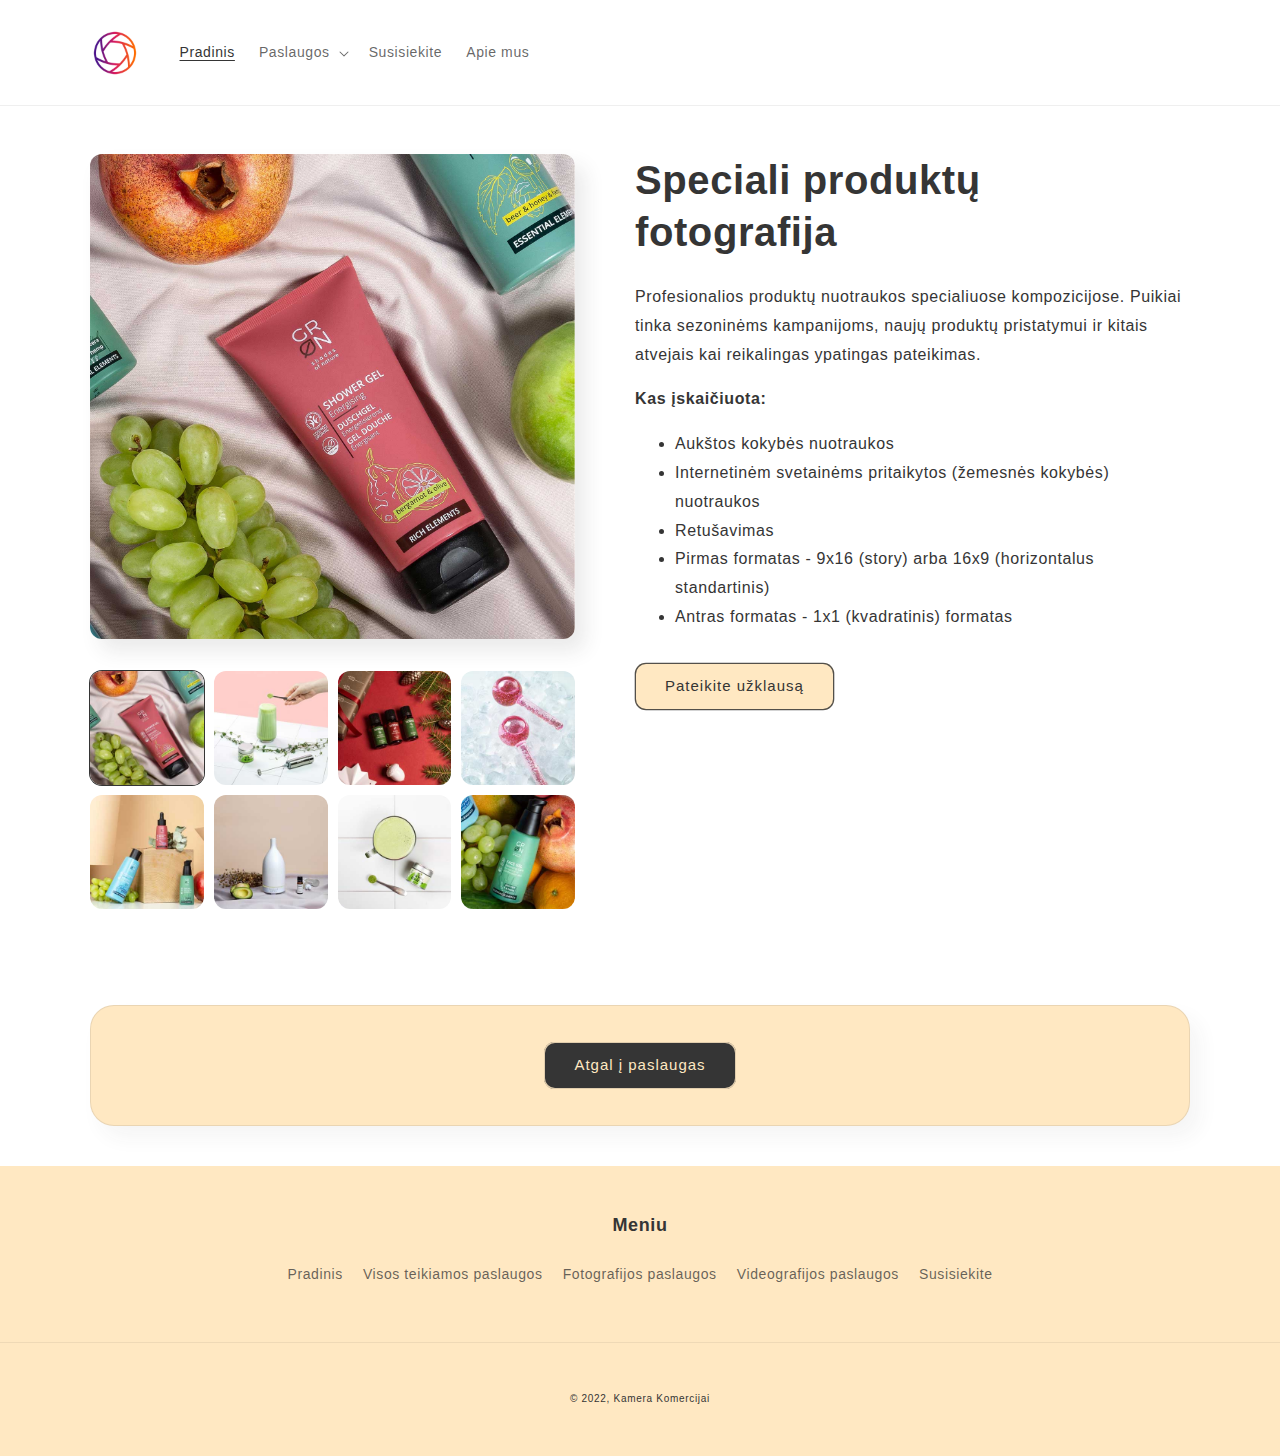
<file: produktu-fotografija-speciali.html>
<!DOCTYPE html>
<html
  class="js"
  lang="lt-LT"
  style="padding-bottom: 0px; --header-bottom-position: 85px"
>
  <head>
    <meta charset="utf-8" />
    <meta http-equiv="X-UA-Compatible" content="IE=edge" />
    <meta name="viewport" content="width=device-width,initial-scale=1" />
    <meta name="theme-color" content="" />
     <!-- Google tag (gtag.js) -->
<script async src="https://www.googletagmanager.com/gtag/js?id=G-5LF94EM5QG"></script>
<script>
  window.dataLayer = window.dataLayer || [];
  function gtag(){dataLayer.push(arguments);}
  gtag('js', new Date());

  gtag('config', 'G-5LF94EM5QG');
</script>
    <link
      rel="canonical"
      href="https://kamerakomercijai.lt/produktu-fotografija-speciali.html"
    />
    <title>Produktų fotografija - Speciali | Kamera Komercijai</title>
    <link rel="icon" href="./img/kamera-komercijai.ico">
    <meta
      name="description"
      content="Profesionalios produktų nuotraukos specialiuose kompozicijose. Puikiai tinka sezoninėms kampanijoms, naujų produktų pristatymui, baneriams ir kitais atvejais kai reikalingas ypatingas pateikimas."
    />

    <meta property="og:site_name" content="Kamera Komercijai" />
    <meta
      property="og:url"
      content="https://kamerakomercijai.lt/produktu-fotografija-speciali.html"
    />
    <meta
      property="og:title"
      content="Kamera Komercijai | Profesionalios fotografijos ir videografijos paslaugos jūsų verslui."
    />
    <meta property="og:type" content="website" />
    <meta
      property="og:description"
      content="Kamera Komercijai - Profesionalios fotografijos ir videografijos paslaugos jūsų verslui."
    />
    <meta property="og:image" content="./img/kamera-komercijai-1.jpg" />
    <meta property="og:image:width" content="3826" />
    <meta property="og:image:height" content="2152" />
    <meta name="twitter:card" content="summary_large_image" />
    <meta
      name="twitter:title"
      content="Kamera Komercijai | Profesionalios fotografijos ir videografijos paslaugos jūsų verslui."
    />
    <meta
      name="twitter:description"
      content="Kamera Komercijai | Profesionalios fotografijos ir videografijos paslaugos jūsų verslui."
    />

    <!--- START GLOBAL -->

    <script src="./js/global.js" defer="defer"></script>

    <link href="./css/base.css" rel="stylesheet" type="text/css" media="all" />

    <link
      rel="stylesheet"
      href="./css/component-menu-drawer.css"
      media="all"
      onload="this.media='all'"
    />

    <link
      rel="stylesheet"
      href="./css/component-mega-menu.css"
      media="all"
      onload="this.media='all'"
    />

    <link
      href="./css/section-multicolumn.css"
      rel="stylesheet"
      type="text/css"
      media="all"
    />
    <link
      href="./css/component-image-with-text.css"
      rel="stylesheet"
      type="text/css"
      media="all"
    />
    <link
      href="./css/collage.css"
      rel="stylesheet"
      type="text/css"
      media="all"
    />
    <link
      href="./css/component-modal-video.css"
      rel="stylesheet"
      type="text/css"
      media="all"
    />
    <link
      rel="stylesheet"
      href="./css/component-deferred-media.css"
      media="all"
      onload="this.media='all'"
    />

    <link
      rel="stylesheet"
      href="./css/section-rich-text.css"
      media="all"
      onload="this.media='all'"
    />

    <link
      href="./css/section-footer.css"
      rel="stylesheet"
      type="text/css"
      media="all"
    />
    <link
      href="./css/additional-styles.css"
      rel="stylesheet"
      type="text/css"
      media="all"
    />

    <!--- END GLOBAL -->

    <!--- START PRODUCT SPECIFIC -->

    <link
      href="./css/section-main-product.css"
      rel="stylesheet"
      type="text/css"
      media="all"
    />

    <link
      href="./css/component-slider.css"
      rel="stylesheet"
      type="text/css"
      media="all"
    />

    <script src="./js/product-modal.js" defer="defer"></script>
    <script src="./js/media-gallery.js" defer="defer"></script>

    <!--- END PRODUCT SPECIFIC -->
  </head>

  <body class="gradient" cz-shortcut-listen="true">
    <div id="section-header" class="section-header">
      <sticky-header
        class="header-wrapper color-background-1 gradient header-wrapper--border-bottom"
      >
        <header class="header header--middle-left page-width header--has-menu">
          <header-drawer data-breakpoint="tablet">
            <details
              id="Details-menu-drawer-container"
              class="menu-drawer-container"
            >
              <summary
                class="header__icon header__icon--menu header__icon--summary link focus-inset"
                aria-label="Meniu"
                role="button"
                aria-expanded="false"
                aria-controls="menu-drawer"
              >
                <span>
                  <svg
                    xmlns="http://www.w3.org/2000/svg"
                    aria-hidden="true"
                    focusable="false"
                    role="presentation"
                    class="icon icon-hamburger"
                    fill="none"
                    viewBox="0 0 18 16"
                  >
                    <path
                      d="M1 .5a.5.5 0 100 1h15.71a.5.5 0 000-1H1zM.5 8a.5.5 0 01.5-.5h15.71a.5.5 0 010 1H1A.5.5 0 01.5 8zm0 7a.5.5 0 01.5-.5h15.71a.5.5 0 010 1H1a.5.5 0 01-.5-.5z"
                      fill="currentColor"
                    ></path>
                  </svg>

                  <svg
                    xmlns="http://www.w3.org/2000/svg"
                    aria-hidden="true"
                    focusable="false"
                    role="presentation"
                    class="icon icon-close"
                    fill="none"
                    viewBox="0 0 18 17"
                  >
                    <path
                      d="M.865 15.978a.5.5 0 00.707.707l7.433-7.431 7.579 7.282a.501.501 0 00.846-.37.5.5 0 00-.153-.351L9.712 8.546l7.417-7.416a.5.5 0 10-.707-.708L8.991 7.853 1.413.573a.5.5 0 10-.693.72l7.563 7.268-7.418 7.417z"
                      fill="currentColor"
                    ></path>
                  </svg>
                </span>
              </summary>
              <div
                id="menu-drawer"
                class="gradient menu-drawer motion-reduce"
                tabindex="-1"
              >
                <div class="menu-drawer__inner-container">
                  <div class="menu-drawer__navigation-container">
                    <nav class="menu-drawer__navigation">
                      <ul
                        class="menu-drawer__menu has-submenu list-menu"
                        role="list"
                      >
                        <li>
                          <a
                            href="/"
                            class="menu-drawer__menu-item list-menu__item link link--text focus-inset menu-drawer__menu-item--active"
                            aria-current="page"
                          >
                            Pradinis
                          </a>
                        </li>
                        <li>
                          <details id="Details-menu-drawer-menu-item-2">
                            <summary
                              class="menu-drawer__menu-item list-menu__item link link--text focus-inset"
                              role="button"
                              aria-expanded="false"
                              aria-controls="link-Grožis"
                            >
                              Paslaugos<svg
                                viewBox="0 0 14 10"
                                fill="none"
                                aria-hidden="true"
                                focusable="false"
                                role="presentation"
                                class="icon icon-arrow"
                                xmlns="http://www.w3.org/2000/svg"
                              >
                                <path
                                  fill-rule="evenodd"
                                  clip-rule="evenodd"
                                  d="M8.537.808a.5.5 0 01.817-.162l4 4a.5.5 0 010 .708l-4 4a.5.5 0 11-.708-.708L11.793 5.5H1a.5.5 0 010-1h10.793L8.646 1.354a.5.5 0 01-.109-.546z"
                                  fill="currentColor"
                                ></path>
                              </svg>

                              <svg
                                aria-hidden="true"
                                focusable="false"
                                role="presentation"
                                class="icon icon-caret"
                                viewBox="0 0 10 6"
                              >
                                <path
                                  fill-rule="evenodd"
                                  clip-rule="evenodd"
                                  d="M9.354.646a.5.5 0 00-.708 0L5 4.293 1.354.646a.5.5 0 00-.708.708l4 4a.5.5 0 00.708 0l4-4a.5.5 0 000-.708z"
                                  fill="currentColor"
                                ></path>
                              </svg>
                            </summary>
                            <div
                              class="menu-drawer__submenu has-submenu gradient motion-reduce"
                              tabindex="-1"
                            >
                              <div class="menu-drawer__inner-submenu">
                                <button
                                  class="menu-drawer__close-button link link--text focus-inset"
                                  aria-expanded="true"
                                >
                                  <svg
                                    viewBox="0 0 14 10"
                                    fill="none"
                                    aria-hidden="true"
                                    focusable="false"
                                    role="presentation"
                                    class="icon icon-arrow"
                                    xmlns="http://www.w3.org/2000/svg"
                                  >
                                    <path
                                      fill-rule="evenodd"
                                      clip-rule="evenodd"
                                      d="M8.537.808a.5.5 0 01.817-.162l4 4a.5.5 0 010 .708l-4 4a.5.5 0 11-.708-.708L11.793 5.5H1a.5.5 0 010-1h10.793L8.646 1.354a.5.5 0 01-.109-.546z"
                                      fill="currentColor"
                                    ></path>
                                  </svg>

                                  Paslaugos
                                </button>
                                <ul
                                  class="menu-drawer__menu list-menu"
                                  role="list"
                                  tabindex="-1"
                                >
                                  <li>
                                    <a
                                      href="./produktu-fotografijos-paslaugos.html"
                                      class="menu-drawer__menu-item link link--text list-menu__item focus-inset"
                                      >Produktų fotografija</a
                                    >
                                  </li>
                                  <li>
                                    <a
                                      href="./produktu-videografijos-paslaugos.html"
                                      class="menu-drawer__menu-item link link--text list-menu__item focus-inset"
                                      >Produktų videografija</a
                                    >
                                  </li>
                                </ul>
                              </div>
                            </div>
                          </details>
                        </li>
                        <li>
                          <a
                            href="./susisiekite.html"
                            class="menu-drawer__menu-item list-menu__item link link--text focus-inset"
                          >
                            Susisiekite
                          </a>
                        </li>
                        <li>
                          <a
                            href="./apie.html"
                            class="menu-drawer__menu-item list-menu__item link link--text focus-inset"
                          >
                            Apie mus
                          </a>
                        </li>
                      </ul>
                    </nav>
                  </div>
                </div>
              </div>
            </details>
          </header-drawer>
          <h1 class="header__heading">
            <a
              href="./"
              class="header__heading-link link link--text focus-inset"
              ><img
                src="./img/logo.png"
                alt="Kamera Komercijai"
                srcset="./img/logo.png"
                width="50"
                height="50.0"
                class="header__heading-logo"
              />
            </a>
          </h1>
          <nav class="header__inline-menu">
            <ul class="list-menu list-menu--inline" role="list">
              <li>
                <a
                  href="./"
                  class="header__menu-item header__menu-item list-menu__item link link--text"
                  aria-current="page"
                >
                  <span class="header__active-menu-item">Pradinis</span>
                </a>
              </li>
              <li>
                <header-menu>
                  <details id="Details-HeaderMenu-2" class="mega-menu">
                    <summary
                      class="header__menu-item list-menu__item link focus-inset"
                      role="button"
                      aria-expanded="false"
                      aria-controls="MegaMenu-Content-2"
                    >
                      <span>Paslaugos</span>

                      <svg
                        aria-hidden="true"
                        focusable="false"
                        role="presentation"
                        class="icon icon-caret"
                        viewBox="0 0 10 6"
                      >
                        <path
                          fill-rule="evenodd"
                          clip-rule="evenodd"
                          d="M9.354.646a.5.5 0 00-.708 0L5 4.293 1.354.646a.5.5 0 00-.708.708l4 4a.5.5 0 00.708 0l4-4a.5.5 0 000-.708z"
                          fill="currentColor"
                        ></path>
                      </svg>
                    </summary>
                    <div
                      id="MegaMenu-Content-2"
                      class="mega-menu__content gradient motion-reduce global-settings-popup"
                      tabindex="-1"
                    >
                      <ul class="mega-menu__list page-width" role="list">
                        <li>
                          <a
                            href="./produktu-fotografijos-paslaugos.html"
                            class="mega-menu__link mega-menu__link--level-2 link"
                            >Produktų fotografija</a
                          >
                        </li>
                        <li>
                          <a
                            href="./produktu-videografijos-paslaugos.html"
                            class="mega-menu__link mega-menu__link--level-2 link"
                            >Produktų videografija</a
                          >
                        </li>
                      </ul>
                    </div>
                  </details>
                </header-menu>
              </li>
              <li>
                <a
                  href="./susisiekite.html"
                  class="header__menu-item header__menu-item list-menu__item link link--text focus-inset"
                >
                  <span>Susisiekite</span>
                </a>
              </li>
              <li>
                <a
                  href="./apie.html"
                  class="header__menu-item header__menu-item list-menu__item link link--text focus-inset"
                >
                  <span>Apie mus</span>
                </a>
              </li>
            </ul>
          </nav>
        </header>
      </sticky-header>
    </div>

    <main id="MainContent" class="content-for-layout" role="main" tabindex="-1">
      <section class="section">
        <section
          id="MainProduct-template--16513019150561__main"
          class="page-width section-template--16513019150561__main-padding"
          data-section="template--16513019150561__main"
        >
          <style>
            .section-template--16513019150561__main-padding {
              padding-top: 18px;
              padding-bottom: 45px;
            }

            @media screen and (min-width: 750px) {
              .section-template--16513019150561__main-padding {
                padding-top: 24px;
                padding-bottom: 60px;
              }
            }
          </style>

          <div
            class="product product--small product--thumbnail grid grid--1-col grid--2-col-tablet"
          >
            <div class="grid__item product__media-wrapper">
              <media-gallery
                id="MediaGallery-template--16513019150561__main"
                role="region"
                class="product__media-gallery"
                aria-label="Galerijos žiūryklė"
                data-desktop-layout="thumbnail"
              >
                <div
                  id="GalleryStatus-template--16513019150561__main"
                  class="visually-hidden"
                  role="status"
                ></div>
                <slider-component
                  id="GalleryViewer-template--16513019150561__main"
                  class="slider-mobile-gutter"
                >
                  <a
                    class="skip-to-content-link button visually-hidden quick-add-hidden"
                    href="#ProductInfo-template--16513019150561__main"
                  >
                    Pereiti prie informacijos apie gaminį
                  </a>
                  <ul
                    id="Slider-Gallery-template--16513019150561__main"
                    class="product__media-list contains-media grid grid--peek list-unstyled slider slider--mobile"
                    role="presentation"
                  >
                    <li
                      id="Slide-template--16513019150561__main-31192001020129"
                      class="product__media-item grid__item slider__slide is-active"
                      data-media-id="template--16513019150561__main-31192001020129"
                      role="presentation"
                    >
                      <noscript
                        ><div
                          class="product__media media gradient global-media-settings"
                          style="padding-top: 100%"
                        >
                          <img
                            srcset="
                              ./img/produktu-komercine-fotografija-speciali---1.jpg
                            "
                            src="./img/produktu-komercine-fotografija-speciali---1.jpg"
                            sizes="(min-width: 1200px) 495px, (min-width: 990px) calc(45.0vw - 10rem), (min-width: 750px) calc((100vw - 11.5rem) / 2), calc(100vw - 4rem)"
                            width="973"
                            height="973"
                            alt=""
                          /></div
                      ></noscript>

                      <modal-opener
                        class="product__modal-opener product__modal-opener--image no-js-hidden"
                        data-modal="#ProductModal-template--16513019150561__main"
                      >
                        <span
                          class="product__media-icon motion-reduce quick-add-hidden"
                          aria-hidden="true"
                          ><svg
                            aria-hidden="true"
                            focusable="false"
                            role="presentation"
                            class="icon icon-plus"
                            width="19"
                            height="19"
                            viewBox="0 0 19 19"
                            fill="none"
                            xmlns="http://www.w3.org/2000/svg"
                          >
                            <path
                              fill-rule="evenodd"
                              clip-rule="evenodd"
                              d="M4.66724 7.93978C4.66655 7.66364 4.88984 7.43922 5.16598 7.43853L10.6996 7.42464C10.9758 7.42395 11.2002 7.64724 11.2009 7.92339C11.2016 8.19953 10.9783 8.42395 10.7021 8.42464L5.16849 8.43852C4.89235 8.43922 4.66793 8.21592 4.66724 7.93978Z"
                              fill="currentColor"
                            ></path>
                            <path
                              fill-rule="evenodd"
                              clip-rule="evenodd"
                              d="M7.92576 4.66463C8.2019 4.66394 8.42632 4.88723 8.42702 5.16337L8.4409 10.697C8.44159 10.9732 8.2183 11.1976 7.94215 11.1983C7.66601 11.199 7.44159 10.9757 7.4409 10.6995L7.42702 5.16588C7.42633 4.88974 7.64962 4.66532 7.92576 4.66463Z"
                              fill="currentColor"
                            ></path>
                            <path
                              fill-rule="evenodd"
                              clip-rule="evenodd"
                              d="M12.8324 3.03011C10.1255 0.323296 5.73693 0.323296 3.03011 3.03011C0.323296 5.73693 0.323296 10.1256 3.03011 12.8324C5.73693 15.5392 10.1255 15.5392 12.8324 12.8324C15.5392 10.1256 15.5392 5.73693 12.8324 3.03011ZM2.32301 2.32301C5.42035 -0.774336 10.4421 -0.774336 13.5395 2.32301C16.6101 5.39361 16.6366 10.3556 13.619 13.4588L18.2473 18.0871C18.4426 18.2824 18.4426 18.599 18.2473 18.7943C18.0521 18.9895 17.7355 18.9895 17.5402 18.7943L12.8778 14.1318C9.76383 16.6223 5.20839 16.4249 2.32301 13.5395C-0.774335 10.4421 -0.774335 5.42035 2.32301 2.32301Z"
                              fill="currentColor"
                            ></path>
                          </svg>
                        </span>

                        <div
                          class="product__media media media--transparent gradient global-media-settings"
                          style="padding-top: 100%"
                        >
                          <img
                            srcset="
                              ./img/produktu-komercine-fotografija-speciali---1.jpg
                            "
                            src="./img/produktu-komercine-fotografija-speciali---1.jpg"
                            sizes="(min-width: 1200px) 495px, (min-width: 990px) calc(45.0vw - 10rem), (min-width: 750px) calc((100vw - 11.5rem) / 2), calc(100vw - 4rem)"
                            width="973"
                            height="973"
                            alt=""
                          />
                        </div>
                        <button
                          class="product__media-toggle quick-add-hidden"
                          type="button"
                          aria-haspopup="dialog"
                          data-media-id="31192001020129"
                        >
                          <span class="visually-hidden">
                            Atidaryti mediją 1 modaliniame lange
                          </span>
                        </button>
                      </modal-opener>
                    </li>
                    <li
                      id="Slide-template--16513019150561__main-31191994499297"
                      class="product__media-item grid__item slider__slide"
                      data-media-id="template--16513019150561__main-31191994499297"
                      role="presentation"
                    >
                      <noscript
                        ><div
                          class="product__media media gradient global-media-settings"
                          style="padding-top: 100%"
                        >
                          <img
                            srcset="
                              ./img/produktu-komercine-fotografija-speciali---2.jpg
                            "
                            src="./img/produktu-komercine-fotografija-speciali---2.jpg"
                            sizes="(min-width: 1200px) 495px, (min-width: 990px) calc(45.0vw - 10rem), (min-width: 750px) calc((100vw - 11.5rem) / 2), calc(100vw - 4rem)"
                            loading="lazy"
                            width="973"
                            height="973"
                            alt=""
                          /></div
                      ></noscript>

                      <modal-opener
                        class="product__modal-opener product__modal-opener--image no-js-hidden"
                        data-modal="#ProductModal-template--16513019150561__main"
                      >
                        <span
                          class="product__media-icon motion-reduce quick-add-hidden"
                          aria-hidden="true"
                          ><svg
                            aria-hidden="true"
                            focusable="false"
                            role="presentation"
                            class="icon icon-plus"
                            width="19"
                            height="19"
                            viewBox="0 0 19 19"
                            fill="none"
                            xmlns="http://www.w3.org/2000/svg"
                          >
                            <path
                              fill-rule="evenodd"
                              clip-rule="evenodd"
                              d="M4.66724 7.93978C4.66655 7.66364 4.88984 7.43922 5.16598 7.43853L10.6996 7.42464C10.9758 7.42395 11.2002 7.64724 11.2009 7.92339C11.2016 8.19953 10.9783 8.42395 10.7021 8.42464L5.16849 8.43852C4.89235 8.43922 4.66793 8.21592 4.66724 7.93978Z"
                              fill="currentColor"
                            ></path>
                            <path
                              fill-rule="evenodd"
                              clip-rule="evenodd"
                              d="M7.92576 4.66463C8.2019 4.66394 8.42632 4.88723 8.42702 5.16337L8.4409 10.697C8.44159 10.9732 8.2183 11.1976 7.94215 11.1983C7.66601 11.199 7.44159 10.9757 7.4409 10.6995L7.42702 5.16588C7.42633 4.88974 7.64962 4.66532 7.92576 4.66463Z"
                              fill="currentColor"
                            ></path>
                            <path
                              fill-rule="evenodd"
                              clip-rule="evenodd"
                              d="M12.8324 3.03011C10.1255 0.323296 5.73693 0.323296 3.03011 3.03011C0.323296 5.73693 0.323296 10.1256 3.03011 12.8324C5.73693 15.5392 10.1255 15.5392 12.8324 12.8324C15.5392 10.1256 15.5392 5.73693 12.8324 3.03011ZM2.32301 2.32301C5.42035 -0.774336 10.4421 -0.774336 13.5395 2.32301C16.6101 5.39361 16.6366 10.3556 13.619 13.4588L18.2473 18.0871C18.4426 18.2824 18.4426 18.599 18.2473 18.7943C18.0521 18.9895 17.7355 18.9895 17.5402 18.7943L12.8778 14.1318C9.76383 16.6223 5.20839 16.4249 2.32301 13.5395C-0.774335 10.4421 -0.774335 5.42035 2.32301 2.32301Z"
                              fill="currentColor"
                            ></path>
                          </svg>
                        </span>

                        <div
                          class="product__media media media--transparent gradient global-media-settings"
                          style="padding-top: 100%"
                        >
                          <img
                            srcset="
                              ./img/produktu-komercine-fotografija-speciali---2.jpg
                            "
                            src="./img/produktu-komercine-fotografija-speciali---2.jpg"
                            sizes="(min-width: 1200px) 495px, (min-width: 990px) calc(45.0vw - 10rem), (min-width: 750px) calc((100vw - 11.5rem) / 2), calc(100vw - 4rem)"
                            loading="lazy"
                            width="973"
                            height="973"
                            alt=""
                          />
                        </div>
                        <button
                          class="product__media-toggle quick-add-hidden"
                          type="button"
                          aria-haspopup="dialog"
                          data-media-id="31191994499297"
                        >
                          <span class="visually-hidden">
                            Atidaryti mediją 2 modaliniame lange
                          </span>
                        </button>
                      </modal-opener>
                    </li>
                    <li
                      id="Slide-template--16513019150561__main-31191994597601"
                      class="product__media-item grid__item slider__slide"
                      data-media-id="template--16513019150561__main-31191994597601"
                      role="presentation"
                    >
                      <noscript
                        ><div
                          class="product__media media gradient global-media-settings"
                          style="padding-top: 100%"
                        >
                          <img
                            srcset="
                              ./img/produktu-komercine-fotografija-speciali---3.jpg
                            "
                            src="./img/produktu-komercine-fotografija-speciali---3.jpg"
                            sizes="(min-width: 1200px) 495px, (min-width: 990px) calc(45.0vw - 10rem), (min-width: 750px) calc((100vw - 11.5rem) / 2), calc(100vw - 4rem)"
                            loading="lazy"
                            width="973"
                            height="973"
                            alt=""
                          /></div
                      ></noscript>

                      <modal-opener
                        class="product__modal-opener product__modal-opener--image no-js-hidden"
                        data-modal="#ProductModal-template--16513019150561__main"
                      >
                        <span
                          class="product__media-icon motion-reduce quick-add-hidden"
                          aria-hidden="true"
                          ><svg
                            aria-hidden="true"
                            focusable="false"
                            role="presentation"
                            class="icon icon-plus"
                            width="19"
                            height="19"
                            viewBox="0 0 19 19"
                            fill="none"
                            xmlns="http://www.w3.org/2000/svg"
                          >
                            <path
                              fill-rule="evenodd"
                              clip-rule="evenodd"
                              d="M4.66724 7.93978C4.66655 7.66364 4.88984 7.43922 5.16598 7.43853L10.6996 7.42464C10.9758 7.42395 11.2002 7.64724 11.2009 7.92339C11.2016 8.19953 10.9783 8.42395 10.7021 8.42464L5.16849 8.43852C4.89235 8.43922 4.66793 8.21592 4.66724 7.93978Z"
                              fill="currentColor"
                            ></path>
                            <path
                              fill-rule="evenodd"
                              clip-rule="evenodd"
                              d="M7.92576 4.66463C8.2019 4.66394 8.42632 4.88723 8.42702 5.16337L8.4409 10.697C8.44159 10.9732 8.2183 11.1976 7.94215 11.1983C7.66601 11.199 7.44159 10.9757 7.4409 10.6995L7.42702 5.16588C7.42633 4.88974 7.64962 4.66532 7.92576 4.66463Z"
                              fill="currentColor"
                            ></path>
                            <path
                              fill-rule="evenodd"
                              clip-rule="evenodd"
                              d="M12.8324 3.03011C10.1255 0.323296 5.73693 0.323296 3.03011 3.03011C0.323296 5.73693 0.323296 10.1256 3.03011 12.8324C5.73693 15.5392 10.1255 15.5392 12.8324 12.8324C15.5392 10.1256 15.5392 5.73693 12.8324 3.03011ZM2.32301 2.32301C5.42035 -0.774336 10.4421 -0.774336 13.5395 2.32301C16.6101 5.39361 16.6366 10.3556 13.619 13.4588L18.2473 18.0871C18.4426 18.2824 18.4426 18.599 18.2473 18.7943C18.0521 18.9895 17.7355 18.9895 17.5402 18.7943L12.8778 14.1318C9.76383 16.6223 5.20839 16.4249 2.32301 13.5395C-0.774335 10.4421 -0.774335 5.42035 2.32301 2.32301Z"
                              fill="currentColor"
                            ></path>
                          </svg>
                        </span>

                        <div
                          class="product__media media media--transparent gradient global-media-settings"
                          style="padding-top: 100%"
                        >
                          <img
                            srcset="
                              ./img/produktu-komercine-fotografija-speciali---3.jpg
                            "
                            src="./img/produktu-komercine-fotografija-speciali---3.jpg"
                            sizes="(min-width: 1200px) 495px, (min-width: 990px) calc(45.0vw - 10rem), (min-width: 750px) calc((100vw - 11.5rem) / 2), calc(100vw - 4rem)"
                            loading="lazy"
                            width="973"
                            height="973"
                            alt=""
                          />
                        </div>
                        <button
                          class="product__media-toggle quick-add-hidden"
                          type="button"
                          aria-haspopup="dialog"
                          data-media-id="31191994597601"
                        >
                          <span class="visually-hidden">
                            Atidaryti mediją 3 modaliniame lange
                          </span>
                        </button>
                      </modal-opener>
                    </li>
                    <li
                      id="Slide-template--16513019150561__main-31191994630369"
                      class="product__media-item grid__item slider__slide"
                      data-media-id="template--16513019150561__main-31191994630369"
                      role="presentation"
                    >
                      <noscript
                        ><div
                          class="product__media media gradient global-media-settings"
                          style="padding-top: 100%"
                        >
                          <img
                            srcset="
                              ./img/produktu-komercine-fotografija-speciali---4.jpg
                            "
                            src="./img/produktu-komercine-fotografija-speciali---4.jpg"
                            sizes="(min-width: 1200px) 495px, (min-width: 990px) calc(45.0vw - 10rem), (min-width: 750px) calc((100vw - 11.5rem) / 2), calc(100vw - 4rem)"
                            loading="lazy"
                            width="973"
                            height="973"
                            alt=""
                          /></div
                      ></noscript>

                      <modal-opener
                        class="product__modal-opener product__modal-opener--image no-js-hidden"
                        data-modal="#ProductModal-template--16513019150561__main"
                      >
                        <span
                          class="product__media-icon motion-reduce quick-add-hidden"
                          aria-hidden="true"
                          ><svg
                            aria-hidden="true"
                            focusable="false"
                            role="presentation"
                            class="icon icon-plus"
                            width="19"
                            height="19"
                            viewBox="0 0 19 19"
                            fill="none"
                            xmlns="http://www.w3.org/2000/svg"
                          >
                            <path
                              fill-rule="evenodd"
                              clip-rule="evenodd"
                              d="M4.66724 7.93978C4.66655 7.66364 4.88984 7.43922 5.16598 7.43853L10.6996 7.42464C10.9758 7.42395 11.2002 7.64724 11.2009 7.92339C11.2016 8.19953 10.9783 8.42395 10.7021 8.42464L5.16849 8.43852C4.89235 8.43922 4.66793 8.21592 4.66724 7.93978Z"
                              fill="currentColor"
                            ></path>
                            <path
                              fill-rule="evenodd"
                              clip-rule="evenodd"
                              d="M7.92576 4.66463C8.2019 4.66394 8.42632 4.88723 8.42702 5.16337L8.4409 10.697C8.44159 10.9732 8.2183 11.1976 7.94215 11.1983C7.66601 11.199 7.44159 10.9757 7.4409 10.6995L7.42702 5.16588C7.42633 4.88974 7.64962 4.66532 7.92576 4.66463Z"
                              fill="currentColor"
                            ></path>
                            <path
                              fill-rule="evenodd"
                              clip-rule="evenodd"
                              d="M12.8324 3.03011C10.1255 0.323296 5.73693 0.323296 3.03011 3.03011C0.323296 5.73693 0.323296 10.1256 3.03011 12.8324C5.73693 15.5392 10.1255 15.5392 12.8324 12.8324C15.5392 10.1256 15.5392 5.73693 12.8324 3.03011ZM2.32301 2.32301C5.42035 -0.774336 10.4421 -0.774336 13.5395 2.32301C16.6101 5.39361 16.6366 10.3556 13.619 13.4588L18.2473 18.0871C18.4426 18.2824 18.4426 18.599 18.2473 18.7943C18.0521 18.9895 17.7355 18.9895 17.5402 18.7943L12.8778 14.1318C9.76383 16.6223 5.20839 16.4249 2.32301 13.5395C-0.774335 10.4421 -0.774335 5.42035 2.32301 2.32301Z"
                              fill="currentColor"
                            ></path>
                          </svg>
                        </span>

                        <div
                          class="product__media media media--transparent gradient global-media-settings"
                          style="padding-top: 100%"
                        >
                          <img
                            srcset="
                              ./img/produktu-komercine-fotografija-speciali---4.jpg
                            "
                            src="./img/produktu-komercine-fotografija-speciali---4.jpg"
                            sizes="(min-width: 1200px) 495px, (min-width: 990px) calc(45.0vw - 10rem), (min-width: 750px) calc((100vw - 11.5rem) / 2), calc(100vw - 4rem)"
                            loading="lazy"
                            width="973"
                            height="973"
                            alt=""
                          />
                        </div>
                        <button
                          class="product__media-toggle quick-add-hidden"
                          type="button"
                          aria-haspopup="dialog"
                          data-media-id="31191994630369"
                        >
                          <span class="visually-hidden">
                            Atidaryti mediją 4 modaliniame lange
                          </span>
                        </button>
                      </modal-opener>
                    </li>
                    <li
                      id="Slide-template--16513019150561__main-31191994663137"
                      class="product__media-item grid__item slider__slide"
                      data-media-id="template--16513019150561__main-31191994663137"
                      role="presentation"
                    >
                      <noscript
                        ><div
                          class="product__media media gradient global-media-settings"
                          style="padding-top: 100%"
                        >
                          <img
                            srcset="
                              ./img/produktu-komercine-fotografija-speciali---5.jpg
                            "
                            src="./img/produktu-komercine-fotografija-speciali---5.jpg"
                            sizes="(min-width: 1200px) 495px, (min-width: 990px) calc(45.0vw - 10rem), (min-width: 750px) calc((100vw - 11.5rem) / 2), calc(100vw - 4rem)"
                            loading="lazy"
                            width="973"
                            height="973"
                            alt=""
                          /></div
                      ></noscript>

                      <modal-opener
                        class="product__modal-opener product__modal-opener--image no-js-hidden"
                        data-modal="#ProductModal-template--16513019150561__main"
                      >
                        <span
                          class="product__media-icon motion-reduce quick-add-hidden"
                          aria-hidden="true"
                          ><svg
                            aria-hidden="true"
                            focusable="false"
                            role="presentation"
                            class="icon icon-plus"
                            width="19"
                            height="19"
                            viewBox="0 0 19 19"
                            fill="none"
                            xmlns="http://www.w3.org/2000/svg"
                          >
                            <path
                              fill-rule="evenodd"
                              clip-rule="evenodd"
                              d="M4.66724 7.93978C4.66655 7.66364 4.88984 7.43922 5.16598 7.43853L10.6996 7.42464C10.9758 7.42395 11.2002 7.64724 11.2009 7.92339C11.2016 8.19953 10.9783 8.42395 10.7021 8.42464L5.16849 8.43852C4.89235 8.43922 4.66793 8.21592 4.66724 7.93978Z"
                              fill="currentColor"
                            ></path>
                            <path
                              fill-rule="evenodd"
                              clip-rule="evenodd"
                              d="M7.92576 4.66463C8.2019 4.66394 8.42632 4.88723 8.42702 5.16337L8.4409 10.697C8.44159 10.9732 8.2183 11.1976 7.94215 11.1983C7.66601 11.199 7.44159 10.9757 7.4409 10.6995L7.42702 5.16588C7.42633 4.88974 7.64962 4.66532 7.92576 4.66463Z"
                              fill="currentColor"
                            ></path>
                            <path
                              fill-rule="evenodd"
                              clip-rule="evenodd"
                              d="M12.8324 3.03011C10.1255 0.323296 5.73693 0.323296 3.03011 3.03011C0.323296 5.73693 0.323296 10.1256 3.03011 12.8324C5.73693 15.5392 10.1255 15.5392 12.8324 12.8324C15.5392 10.1256 15.5392 5.73693 12.8324 3.03011ZM2.32301 2.32301C5.42035 -0.774336 10.4421 -0.774336 13.5395 2.32301C16.6101 5.39361 16.6366 10.3556 13.619 13.4588L18.2473 18.0871C18.4426 18.2824 18.4426 18.599 18.2473 18.7943C18.0521 18.9895 17.7355 18.9895 17.5402 18.7943L12.8778 14.1318C9.76383 16.6223 5.20839 16.4249 2.32301 13.5395C-0.774335 10.4421 -0.774335 5.42035 2.32301 2.32301Z"
                              fill="currentColor"
                            ></path>
                          </svg>
                        </span>

                        <div
                          class="product__media media media--transparent gradient global-media-settings"
                          style="padding-top: 100%"
                        >
                          <img
                            srcset="
                              ./img/produktu-komercine-fotografija-speciali---5.jpg
                            "
                            src="./img/produktu-komercine-fotografija-speciali---5.jpg"
                            sizes="(min-width: 1200px) 495px, (min-width: 990px) calc(45.0vw - 10rem), (min-width: 750px) calc((100vw - 11.5rem) / 2), calc(100vw - 4rem)"
                            loading="lazy"
                            width="973"
                            height="973"
                            alt=""
                          />
                        </div>
                        <button
                          class="product__media-toggle quick-add-hidden"
                          type="button"
                          aria-haspopup="dialog"
                          data-media-id="31191994663137"
                        >
                          <span class="visually-hidden">
                            Atidaryti mediją 5 modaliniame lange
                          </span>
                        </button>
                      </modal-opener>
                    </li>
                    <li
                      id="Slide-template--16513019150561__main-31191994728673"
                      class="product__media-item grid__item slider__slide"
                      data-media-id="template--16513019150561__main-31191994728673"
                      role="presentation"
                    >
                      <noscript
                        ><div
                          class="product__media media gradient global-media-settings"
                          style="padding-top: 100%"
                        >
                          <img
                            srcset="
                              ./img/produktu-komercine-fotografija-speciali---6.jpg
                            "
                            src="./img/produktu-komercine-fotografija-speciali---6.jpg"
                            sizes="(min-width: 1200px) 495px, (min-width: 990px) calc(45.0vw - 10rem), (min-width: 750px) calc((100vw - 11.5rem) / 2), calc(100vw - 4rem)"
                            loading="lazy"
                            width="973"
                            height="973"
                            alt=""
                          /></div
                      ></noscript>

                      <modal-opener
                        class="product__modal-opener product__modal-opener--image no-js-hidden"
                        data-modal="#ProductModal-template--16513019150561__main"
                      >
                        <span
                          class="product__media-icon motion-reduce quick-add-hidden"
                          aria-hidden="true"
                          ><svg
                            aria-hidden="true"
                            focusable="false"
                            role="presentation"
                            class="icon icon-plus"
                            width="19"
                            height="19"
                            viewBox="0 0 19 19"
                            fill="none"
                            xmlns="http://www.w3.org/2000/svg"
                          >
                            <path
                              fill-rule="evenodd"
                              clip-rule="evenodd"
                              d="M4.66724 7.93978C4.66655 7.66364 4.88984 7.43922 5.16598 7.43853L10.6996 7.42464C10.9758 7.42395 11.2002 7.64724 11.2009 7.92339C11.2016 8.19953 10.9783 8.42395 10.7021 8.42464L5.16849 8.43852C4.89235 8.43922 4.66793 8.21592 4.66724 7.93978Z"
                              fill="currentColor"
                            ></path>
                            <path
                              fill-rule="evenodd"
                              clip-rule="evenodd"
                              d="M7.92576 4.66463C8.2019 4.66394 8.42632 4.88723 8.42702 5.16337L8.4409 10.697C8.44159 10.9732 8.2183 11.1976 7.94215 11.1983C7.66601 11.199 7.44159 10.9757 7.4409 10.6995L7.42702 5.16588C7.42633 4.88974 7.64962 4.66532 7.92576 4.66463Z"
                              fill="currentColor"
                            ></path>
                            <path
                              fill-rule="evenodd"
                              clip-rule="evenodd"
                              d="M12.8324 3.03011C10.1255 0.323296 5.73693 0.323296 3.03011 3.03011C0.323296 5.73693 0.323296 10.1256 3.03011 12.8324C5.73693 15.5392 10.1255 15.5392 12.8324 12.8324C15.5392 10.1256 15.5392 5.73693 12.8324 3.03011ZM2.32301 2.32301C5.42035 -0.774336 10.4421 -0.774336 13.5395 2.32301C16.6101 5.39361 16.6366 10.3556 13.619 13.4588L18.2473 18.0871C18.4426 18.2824 18.4426 18.599 18.2473 18.7943C18.0521 18.9895 17.7355 18.9895 17.5402 18.7943L12.8778 14.1318C9.76383 16.6223 5.20839 16.4249 2.32301 13.5395C-0.774335 10.4421 -0.774335 5.42035 2.32301 2.32301Z"
                              fill="currentColor"
                            ></path>
                          </svg>
                        </span>

                        <div
                          class="product__media media media--transparent gradient global-media-settings"
                          style="padding-top: 100%"
                        >
                          <img
                            srcset="
                              ./img/produktu-komercine-fotografija-speciali---6.jpg
                            "
                            src="./img/produktu-komercine-fotografija-speciali---6.jpg"
                            sizes="(min-width: 1200px) 495px, (min-width: 990px) calc(45.0vw - 10rem), (min-width: 750px) calc((100vw - 11.5rem) / 2), calc(100vw - 4rem)"
                            loading="lazy"
                            width="973"
                            height="973"
                            alt=""
                          />
                        </div>
                        <button
                          class="product__media-toggle quick-add-hidden"
                          type="button"
                          aria-haspopup="dialog"
                          data-media-id="31191994728673"
                        >
                          <span class="visually-hidden">
                            Atidaryti mediją 6 modaliniame lange
                          </span>
                        </button>
                      </modal-opener>
                    </li>
                    <li
                      id="Slide-template--16513019150561__main-31191994761441"
                      class="product__media-item grid__item slider__slide"
                      data-media-id="template--16513019150561__main-31191994761441"
                      role="presentation"
                    >
                      <noscript
                        ><div
                          class="product__media media gradient global-media-settings"
                          style="padding-top: 100%"
                        >
                          <img
                            srcset="
                              ./img/produktu-komercine-fotografija-speciali---7.jpg
                            "
                            src="./img/produktu-komercine-fotografija-speciali---7.jpg"
                            sizes="(min-width: 1200px) 495px, (min-width: 990px) calc(45.0vw - 10rem), (min-width: 750px) calc((100vw - 11.5rem) / 2), calc(100vw - 4rem)"
                            loading="lazy"
                            width="973"
                            height="973"
                            alt=""
                          /></div
                      ></noscript>

                      <modal-opener
                        class="product__modal-opener product__modal-opener--image no-js-hidden"
                        data-modal="#ProductModal-template--16513019150561__main"
                      >
                        <span
                          class="product__media-icon motion-reduce quick-add-hidden"
                          aria-hidden="true"
                          ><svg
                            aria-hidden="true"
                            focusable="false"
                            role="presentation"
                            class="icon icon-plus"
                            width="19"
                            height="19"
                            viewBox="0 0 19 19"
                            fill="none"
                            xmlns="http://www.w3.org/2000/svg"
                          >
                            <path
                              fill-rule="evenodd"
                              clip-rule="evenodd"
                              d="M4.66724 7.93978C4.66655 7.66364 4.88984 7.43922 5.16598 7.43853L10.6996 7.42464C10.9758 7.42395 11.2002 7.64724 11.2009 7.92339C11.2016 8.19953 10.9783 8.42395 10.7021 8.42464L5.16849 8.43852C4.89235 8.43922 4.66793 8.21592 4.66724 7.93978Z"
                              fill="currentColor"
                            ></path>
                            <path
                              fill-rule="evenodd"
                              clip-rule="evenodd"
                              d="M7.92576 4.66463C8.2019 4.66394 8.42632 4.88723 8.42702 5.16337L8.4409 10.697C8.44159 10.9732 8.2183 11.1976 7.94215 11.1983C7.66601 11.199 7.44159 10.9757 7.4409 10.6995L7.42702 5.16588C7.42633 4.88974 7.64962 4.66532 7.92576 4.66463Z"
                              fill="currentColor"
                            ></path>
                            <path
                              fill-rule="evenodd"
                              clip-rule="evenodd"
                              d="M12.8324 3.03011C10.1255 0.323296 5.73693 0.323296 3.03011 3.03011C0.323296 5.73693 0.323296 10.1256 3.03011 12.8324C5.73693 15.5392 10.1255 15.5392 12.8324 12.8324C15.5392 10.1256 15.5392 5.73693 12.8324 3.03011ZM2.32301 2.32301C5.42035 -0.774336 10.4421 -0.774336 13.5395 2.32301C16.6101 5.39361 16.6366 10.3556 13.619 13.4588L18.2473 18.0871C18.4426 18.2824 18.4426 18.599 18.2473 18.7943C18.0521 18.9895 17.7355 18.9895 17.5402 18.7943L12.8778 14.1318C9.76383 16.6223 5.20839 16.4249 2.32301 13.5395C-0.774335 10.4421 -0.774335 5.42035 2.32301 2.32301Z"
                              fill="currentColor"
                            ></path>
                          </svg>
                        </span>

                        <div
                          class="product__media media media--transparent gradient global-media-settings"
                          style="padding-top: 100%"
                        >
                          <img
                            srcset="
                              ./img/produktu-komercine-fotografija-speciali---7.jpg
                            "
                            src="./img/produktu-komercine-fotografija-speciali---7.jpg"
                            sizes="(min-width: 1200px) 495px, (min-width: 990px) calc(45.0vw - 10rem), (min-width: 750px) calc((100vw - 11.5rem) / 2), calc(100vw - 4rem)"
                            loading="lazy"
                            width="973"
                            height="973"
                            alt=""
                          />
                        </div>
                        <button
                          class="product__media-toggle quick-add-hidden"
                          type="button"
                          aria-haspopup="dialog"
                          data-media-id="31191994761441"
                        >
                          <span class="visually-hidden">
                            Atidaryti mediją 7 modaliniame lange
                          </span>
                        </button>
                      </modal-opener>
                    </li>
                    <li
                      id="Slide-template--16513019150561__main-31191994826977"
                      class="product__media-item grid__item slider__slide"
                      data-media-id="template--16513019150561__main-31191994826977"
                      role="presentation"
                    >
                      <noscript
                        ><div
                          class="product__media media gradient global-media-settings"
                          style="padding-top: 100%"
                        >
                          <img
                            srcset="
                              ./img/produktu-komercine-fotografija-speciali---8.jpg
                            "
                            src="./img/produktu-komercine-fotografija-speciali---8.jpg"
                            sizes="(min-width: 1200px) 495px, (min-width: 990px) calc(45.0vw - 10rem), (min-width: 750px) calc((100vw - 11.5rem) / 2), calc(100vw - 4rem)"
                            loading="lazy"
                            width="973"
                            height="973"
                            alt=""
                          /></div
                      ></noscript>

                      <modal-opener
                        class="product__modal-opener product__modal-opener--image no-js-hidden"
                        data-modal="#ProductModal-template--16513019150561__main"
                      >
                        <span
                          class="product__media-icon motion-reduce quick-add-hidden"
                          aria-hidden="true"
                          ><svg
                            aria-hidden="true"
                            focusable="false"
                            role="presentation"
                            class="icon icon-plus"
                            width="19"
                            height="19"
                            viewBox="0 0 19 19"
                            fill="none"
                            xmlns="http://www.w3.org/2000/svg"
                          >
                            <path
                              fill-rule="evenodd"
                              clip-rule="evenodd"
                              d="M4.66724 7.93978C4.66655 7.66364 4.88984 7.43922 5.16598 7.43853L10.6996 7.42464C10.9758 7.42395 11.2002 7.64724 11.2009 7.92339C11.2016 8.19953 10.9783 8.42395 10.7021 8.42464L5.16849 8.43852C4.89235 8.43922 4.66793 8.21592 4.66724 7.93978Z"
                              fill="currentColor"
                            ></path>
                            <path
                              fill-rule="evenodd"
                              clip-rule="evenodd"
                              d="M7.92576 4.66463C8.2019 4.66394 8.42632 4.88723 8.42702 5.16337L8.4409 10.697C8.44159 10.9732 8.2183 11.1976 7.94215 11.1983C7.66601 11.199 7.44159 10.9757 7.4409 10.6995L7.42702 5.16588C7.42633 4.88974 7.64962 4.66532 7.92576 4.66463Z"
                              fill="currentColor"
                            ></path>
                            <path
                              fill-rule="evenodd"
                              clip-rule="evenodd"
                              d="M12.8324 3.03011C10.1255 0.323296 5.73693 0.323296 3.03011 3.03011C0.323296 5.73693 0.323296 10.1256 3.03011 12.8324C5.73693 15.5392 10.1255 15.5392 12.8324 12.8324C15.5392 10.1256 15.5392 5.73693 12.8324 3.03011ZM2.32301 2.32301C5.42035 -0.774336 10.4421 -0.774336 13.5395 2.32301C16.6101 5.39361 16.6366 10.3556 13.619 13.4588L18.2473 18.0871C18.4426 18.2824 18.4426 18.599 18.2473 18.7943C18.0521 18.9895 17.7355 18.9895 17.5402 18.7943L12.8778 14.1318C9.76383 16.6223 5.20839 16.4249 2.32301 13.5395C-0.774335 10.4421 -0.774335 5.42035 2.32301 2.32301Z"
                              fill="currentColor"
                            ></path>
                          </svg>
                        </span>

                        <div
                          class="product__media media media--transparent gradient global-media-settings"
                          style="padding-top: 100%"
                        >
                          <img
                            srcset="
                              ./img/produktu-komercine-fotografija-speciali---8.jpg
                            "
                            src="./img/produktu-komercine-fotografija-speciali---8.jpg"
                            sizes="(min-width: 1200px) 495px, (min-width: 990px) calc(45.0vw - 10rem), (min-width: 750px) calc((100vw - 11.5rem) / 2), calc(100vw - 4rem)"
                            loading="lazy"
                            width="973"
                            height="973"
                            alt=""
                          />
                        </div>
                        <button
                          class="product__media-toggle quick-add-hidden"
                          type="button"
                          aria-haspopup="dialog"
                          data-media-id="31191994826977"
                        >
                          <span class="visually-hidden">
                            Atidaryti mediją 8 modaliniame lange
                          </span>
                        </button>
                      </modal-opener>
                    </li>
                  </ul>
                  <div
                    class="slider-buttons no-js-hidden quick-add-hidden small-hide"
                  >
                    <button
                      type="button"
                      class="slider-button slider-button--prev"
                      name="previous"
                      aria-label="Slinkti kairėn"
                    >
                      <svg
                        aria-hidden="true"
                        focusable="false"
                        role="presentation"
                        class="icon icon-caret"
                        viewBox="0 0 10 6"
                      >
                        <path
                          fill-rule="evenodd"
                          clip-rule="evenodd"
                          d="M9.354.646a.5.5 0 00-.708 0L5 4.293 1.354.646a.5.5 0 00-.708.708l4 4a.5.5 0 00.708 0l4-4a.5.5 0 000-.708z"
                          fill="currentColor"
                        ></path>
                      </svg>
                    </button>
                    <div class="slider-counter caption">
                      <span class="slider-counter--current">1</span>
                      <span aria-hidden="true"> / </span>
                      <span class="visually-hidden">iš</span>
                      <span class="slider-counter--total">8</span>
                    </div>
                    <button
                      type="button"
                      class="slider-button slider-button--next"
                      name="next"
                      aria-label="Slinkti dešinėn"
                    >
                      <svg
                        aria-hidden="true"
                        focusable="false"
                        role="presentation"
                        class="icon icon-caret"
                        viewBox="0 0 10 6"
                      >
                        <path
                          fill-rule="evenodd"
                          clip-rule="evenodd"
                          d="M9.354.646a.5.5 0 00-.708 0L5 4.293 1.354.646a.5.5 0 00-.708.708l4 4a.5.5 0 00.708 0l4-4a.5.5 0 000-.708z"
                          fill="currentColor"
                        ></path>
                      </svg>
                    </button>
                  </div> </slider-component
                ><slider-component
                  id="GalleryThumbnails-template--16513019150561__main"
                  class="thumbnail-slider slider-mobile-gutter quick-add-hidden"
                >
                  <button
                    type="button"
                    class="slider-button slider-button--prev"
                    name="previous"
                    aria-label="Slinkti kairėn"
                    aria-controls="GalleryThumbnails-template--16513019150561__main"
                    data-step="3"
                    disabled="disabled"
                  >
                    <svg
                      aria-hidden="true"
                      focusable="false"
                      role="presentation"
                      class="icon icon-caret"
                      viewBox="0 0 10 6"
                    >
                      <path
                        fill-rule="evenodd"
                        clip-rule="evenodd"
                        d="M9.354.646a.5.5 0 00-.708 0L5 4.293 1.354.646a.5.5 0 00-.708.708l4 4a.5.5 0 00.708 0l4-4a.5.5 0 000-.708z"
                        fill="currentColor"
                      ></path>
                    </svg>
                  </button>
                  <ul
                    id="Slider-Thumbnails-template--16513019150561__main"
                    class="thumbnail-list list-unstyled slider slider--mobile"
                  >
                    <li
                      id="Slide-Thumbnails-template--16513019150561__main-1"
                      class="thumbnail-list__item slider__slide"
                      data-target="template--16513019150561__main-31192001020129"
                      data-media-position="1"
                    >
                      <button
                        class="thumbnail global-media-settings global-media-settings--no-shadow thumbnail--narrow"
                        aria-label="Įkelti vaizdą 1 į galerijos rodinį"
                        aria-current="true"
                        aria-controls="GalleryViewer-template--16513019150561__main"
                        aria-describedby="Thumbnail-template--16513019150561__main-1"
                      >
                        <img
                          id="Thumbnail-template--16513019150561__main-1"
                          srcset="
                            ./img/produktu-komercine-fotografija-speciali---1-thumb.jpg
                          "
                          src="./img/produktu-komercine-fotografija-speciali---1-thumb.jpg"
                          sizes="(min-width: 1200px) calc((1200px - 19.5rem) / 12), (min-width: 750px) calc((100vw - 16.5rem) / 8), calc((100vw - 8rem) / 5)"
                          alt="Speciali produktų fotografija"
                          height="200"
                          width="200"
                          loading="lazy"
                        />
                      </button>
                    </li>
                    <li
                      id="Slide-Thumbnails-template--16513019150561__main-2"
                      class="thumbnail-list__item slider__slide"
                      data-target="template--16513019150561__main-31191994499297"
                      data-media-position="2"
                    >
                      <button
                        class="thumbnail global-media-settings global-media-settings--no-shadow thumbnail--narrow"
                        aria-label="Įkelti vaizdą 2 į galerijos rodinį"
                        aria-controls="GalleryViewer-template--16513019150561__main"
                        aria-describedby="Thumbnail-template--16513019150561__main-2"
                      >
                        <img
                          id="Thumbnail-template--16513019150561__main-2"
                          srcset="
                            ./img/produktu-komercine-fotografija-speciali---2-thumb.jpg
                          "
                          src="./img/produktu-komercine-fotografija-speciali---2-thumb.jpg"
                          sizes="(min-width: 1200px) calc((1200px - 19.5rem) / 12), (min-width: 750px) calc((100vw - 16.5rem) / 8), calc((100vw - 8rem) / 5)"
                          alt="Speciali produktų fotografija"
                          height="200"
                          width="200"
                          loading="lazy"
                        />
                      </button>
                    </li>
                    <li
                      id="Slide-Thumbnails-template--16513019150561__main-3"
                      class="thumbnail-list__item slider__slide"
                      data-target="template--16513019150561__main-31191994597601"
                      data-media-position="3"
                    >
                      <button
                        class="thumbnail global-media-settings global-media-settings--no-shadow thumbnail--narrow"
                        aria-label="Įkelti vaizdą 3 į galerijos rodinį"
                        aria-controls="GalleryViewer-template--16513019150561__main"
                        aria-describedby="Thumbnail-template--16513019150561__main-3"
                      >
                        <img
                          id="Thumbnail-template--16513019150561__main-3"
                          srcset="
                            ./img/produktu-komercine-fotografija-speciali---3-thumb.jpg
                          "
                          src="./img/produktu-komercine-fotografija-speciali---3-thumb.jpg"
                          sizes="(min-width: 1200px) calc((1200px - 19.5rem) / 12), (min-width: 750px) calc((100vw - 16.5rem) / 8), calc((100vw - 8rem) / 5)"
                          alt="Speciali produktų fotografija"
                          height="200"
                          width="200"
                          loading="lazy"
                        />
                      </button>
                    </li>
                    <li
                      id="Slide-Thumbnails-template--16513019150561__main-4"
                      class="thumbnail-list__item slider__slide"
                      data-target="template--16513019150561__main-31191994630369"
                      data-media-position="4"
                    >
                      <button
                        class="thumbnail global-media-settings global-media-settings--no-shadow thumbnail--narrow"
                        aria-label="Įkelti vaizdą 4 į galerijos rodinį"
                        aria-controls="GalleryViewer-template--16513019150561__main"
                        aria-describedby="Thumbnail-template--16513019150561__main-4"
                      >
                        <img
                          id="Thumbnail-template--16513019150561__main-4"
                          srcset="
                            ./img/produktu-komercine-fotografija-speciali---4-thumb.jpg
                          "
                          src="./img/produktu-komercine-fotografija-speciali---4-thumb.jpg"
                          sizes="(min-width: 1200px) calc((1200px - 19.5rem) / 12), (min-width: 750px) calc((100vw - 16.5rem) / 8), calc((100vw - 8rem) / 5)"
                          alt="Speciali produktų fotografija"
                          height="200"
                          width="200"
                          loading="lazy"
                        />
                      </button>
                    </li>
                    <li
                      id="Slide-Thumbnails-template--16513019150561__main-5"
                      class="thumbnail-list__item slider__slide"
                      data-target="template--16513019150561__main-31191994663137"
                      data-media-position="5"
                    >
                      <button
                        class="thumbnail global-media-settings global-media-settings--no-shadow thumbnail--narrow"
                        aria-label="Įkelti vaizdą 5 į galerijos rodinį"
                        aria-controls="GalleryViewer-template--16513019150561__main"
                        aria-describedby="Thumbnail-template--16513019150561__main-5"
                      >
                        <img
                          id="Thumbnail-template--16513019150561__main-5"
                          srcset="
                            ./img/produktu-komercine-fotografija-speciali---5-thumb.jpg
                          "
                          src="./img/produktu-komercine-fotografija-speciali---5-thumb.jpg"
                          sizes="(min-width: 1200px) calc((1200px - 19.5rem) / 12), (min-width: 750px) calc((100vw - 16.5rem) / 8), calc((100vw - 8rem) / 5)"
                          alt="Speciali produktų fotografija"
                          height="200"
                          width="200"
                          loading="lazy"
                        />
                      </button>
                    </li>
                    <li
                      id="Slide-Thumbnails-template--16513019150561__main-6"
                      class="thumbnail-list__item slider__slide"
                      data-target="template--16513019150561__main-31191994728673"
                      data-media-position="6"
                    >
                      <button
                        class="thumbnail global-media-settings global-media-settings--no-shadow thumbnail--narrow"
                        aria-label="Įkelti vaizdą 6 į galerijos rodinį"
                        aria-controls="GalleryViewer-template--16513019150561__main"
                        aria-describedby="Thumbnail-template--16513019150561__main-6"
                      >
                        <img
                          id="Thumbnail-template--16513019150561__main-6"
                          srcset="
                            ./img/produktu-komercine-fotografija-speciali---6-thumb.jpg
                          "
                          src="./img/produktu-komercine-fotografija-speciali---6-thumb.jpg"
                          sizes="(min-width: 1200px) calc((1200px - 19.5rem) / 12), (min-width: 750px) calc((100vw - 16.5rem) / 8), calc((100vw - 8rem) / 5)"
                          alt="Speciali produktų fotografija"
                          height="200"
                          width="200"
                          loading="lazy"
                        />
                      </button>
                    </li>
                    <li
                      id="Slide-Thumbnails-template--16513019150561__main-7"
                      class="thumbnail-list__item slider__slide"
                      data-target="template--16513019150561__main-31191994761441"
                      data-media-position="7"
                    >
                      <button
                        class="thumbnail global-media-settings global-media-settings--no-shadow thumbnail--narrow"
                        aria-label="Įkelti vaizdą 7 į galerijos rodinį"
                        aria-controls="GalleryViewer-template--16513019150561__main"
                        aria-describedby="Thumbnail-template--16513019150561__main-7"
                      >
                        <img
                          id="Thumbnail-template--16513019150561__main-7"
                          srcset="
                            ./img/produktu-komercine-fotografija-speciali---7-thumb.jpg
                          "
                          src="./img/produktu-komercine-fotografija-speciali---7-thumb.jpg"
                          sizes="(min-width: 1200px) calc((1200px - 19.5rem) / 12), (min-width: 750px) calc((100vw - 16.5rem) / 8), calc((100vw - 8rem) / 5)"
                          alt="Speciali produktų fotografija"
                          height="200"
                          width="200"
                          loading="lazy"
                        />
                      </button>
                    </li>
                    <li
                      id="Slide-Thumbnails-template--16513019150561__main-8"
                      class="thumbnail-list__item slider__slide"
                      data-target="template--16513019150561__main-31191994826977"
                      data-media-position="8"
                    >
                      <button
                        class="thumbnail global-media-settings global-media-settings--no-shadow thumbnail--narrow"
                        aria-label="Įkelti vaizdą 8 į galerijos rodinį"
                        aria-controls="GalleryViewer-template--16513019150561__main"
                        aria-describedby="Thumbnail-template--16513019150561__main-8"
                      >
                        <img
                          id="Thumbnail-template--16513019150561__main-8"
                          srcset="
                            ./img/produktu-komercine-fotografija-speciali---8-thumb.jpg
                          "
                          src="./img/produktu-komercine-fotografija-speciali---8-thumb.jpg"
                          sizes="(min-width: 1200px) calc((1200px - 19.5rem) / 12), (min-width: 750px) calc((100vw - 16.5rem) / 8), calc((100vw - 8rem) / 5)"
                          alt="Speciali produktų fotografija"
                          height="200"
                          width="200"
                          loading="lazy"
                        />
                      </button>
                    </li>
                  </ul>
                  <button
                    type="button"
                    class="slider-button slider-button--next"
                    name="next"
                    aria-label="Slinkti dešinėn"
                    aria-controls="GalleryThumbnails-template--16513019150561__main"
                    data-step="3"
                    disabled="disabled"
                  >
                    <svg
                      aria-hidden="true"
                      focusable="false"
                      role="presentation"
                      class="icon icon-caret"
                      viewBox="0 0 10 6"
                    >
                      <path
                        fill-rule="evenodd"
                        clip-rule="evenodd"
                        d="M9.354.646a.5.5 0 00-.708 0L5 4.293 1.354.646a.5.5 0 00-.708.708l4 4a.5.5 0 00.708 0l4-4a.5.5 0 000-.708z"
                        fill="currentColor"
                      ></path>
                    </svg>
                  </button> </slider-component
              ></media-gallery>
            </div>
            <div class="product__info-wrapper grid__item">
              <div
                id="ProductInfo-template--16513019150561__main"
                class="product__info-container product__info-container--sticky"
              >
                <div class="product__title">
                  <h1>Speciali produktų fotografija</h1>
                  <a
                    href="./produktu-fotografija-standartine.html"
                    class="product__title"
                  >
                    <h2 class="h1">Speciali produktų fotografija</h2>
                  </a>
                </div>

                <div class="product__description rte quick-add-hidden">
                  <p data-mce-fragment="1">
                    <span
                      data-mce-fragment="1"
                      style="font-weight: 400"
                      data-mce-style="font-weight: 400;"
                      >Profesionalios produktų nuotraukos specialiuose
                      kompozicijose. Puikiai tinka sezoninėms kampanijoms, naujų
                      produktų pristatymui ir kitais atvejais kai reikalingas
                      ypatingas pateikimas.
                    </span>
                  </p>
                  <p data-mce-fragment="1">
                    <b data-mce-fragment="1">Kas įskaičiuota:</b>
                  </p>
                  <ul data-mce-fragment="1">
                    <li
                      data-mce-fragment="1"
                      style="font-weight: 400"
                      data-mce-style="font-weight: 400;"
                    >
                      <span
                        data-mce-fragment="1"
                        style="font-weight: 400"
                        data-mce-style="font-weight: 400;"
                        >Aukštos kokybės nuotraukos</span
                      >
                    </li>
                    <li
                      data-mce-fragment="1"
                      style="font-weight: 400"
                      data-mce-style="font-weight: 400;"
                    >
                      <span
                        data-mce-fragment="1"
                        style="font-weight: 400"
                        data-mce-style="font-weight: 400;"
                        >Internetinėm svetainėms pritaikytos (žemesnės kokybės)
                        nuotraukos</span
                      >
                    </li>

                    <li
                      data-mce-fragment="1"
                      style="font-weight: 400"
                      data-mce-style="font-weight: 400;"
                    >
                      <span
                        data-mce-fragment="1"
                        style="font-weight: 400"
                        data-mce-style="font-weight: 400;"
                        >Retušavimas</span
                      >
                    </li>
                    <li
                      data-mce-fragment="1"
                      style="font-weight: 400"
                      data-mce-style="font-weight: 400;"
                    >
                      <span
                        data-mce-fragment="1"
                        style="font-weight: 400"
                        data-mce-style="font-weight: 400;"
                        >Pirmas formatas - 9x16 (story) arba 16x9 (horizontalus
                        standartinis)</span
                      >
                    </li>
                    <li
                      data-mce-fragment="1"
                      style="font-weight: 400"
                      data-mce-style="font-weight: 400;"
                    >
                      <span
                        data-mce-fragment="1"
                        style="font-weight: 400"
                        data-mce-style="font-weight: 400;"
                        >Antras formatas - 1x1 (kvadratinis)
                        formatas&nbsp;</span
                      >
                    </li>
                  </ul>
               
                
                  <a
                    href="./susisiekite.html"
                    class="button button--primary"
                    style="margin-top: 1.5rem"
                    >Pateikite užklausą</a
                  >
                </div>
                <a
                  href="/products/Speciali produktų fotografija"
                  class="link product__view-details animate-arrow"
                >
                  Žiūrėti visą informaciją
                  <svg
                    viewBox="0 0 14 10"
                    fill="none"
                    aria-hidden="true"
                    focusable="false"
                    role="presentation"
                    class="icon icon-arrow"
                    xmlns="http://www.w3.org/2000/svg"
                  >
                    <path
                      fill-rule="evenodd"
                      clip-rule="evenodd"
                      d="M8.537.808a.5.5 0 01.817-.162l4 4a.5.5 0 010 .708l-4 4a.5.5 0 11-.708-.708L11.793 5.5H1a.5.5 0 010-1h10.793L8.646 1.354a.5.5 0 01-.109-.546z"
                      fill="currentColor"
                    ></path>
                  </svg>
                </a>
              </div>
            </div>
          </div>

          <script>
            document.addEventListener("DOMContentLoaded", function () {
              function isIE() {
                const ua = window.navigator.userAgent;
                const msie = ua.indexOf("MSIE ");
                const trident = ua.indexOf("Trident/");

                return msie > 0 || trident > 0;
              }

              if (!isIE()) return;
              const hiddenInput = document.querySelector(
                '#product-form-template--16513019150561__main input[name="id"]'
              );
              const noScriptInputWrapper = document.createElement("div");
              const variantSwitcher =
                document.querySelector(
                  'variant-radios[data-section="template--16513019150561__main"]'
                ) ||
                document.querySelector(
                  'variant-selects[data-section="template--16513019150561__main"]'
                );
              noScriptInputWrapper.innerHTML = document.querySelector(
                ".product-form__noscript-wrapper-template--16513019150561__main"
              ).textContent;
              variantSwitcher.outerHTML = noScriptInputWrapper.outerHTML;

              document
                .querySelector("#Variants-template--16513019150561__main")
                .addEventListener("change", function (event) {
                  hiddenInput.value = event.currentTarget.value;
                });
            });
          </script>
        </section>
      </section>

      <section class="section">
        <style>
          .section-template--16513019183329__5b1ec1ed-9bda-428b-87c2-aafb28652789-padding {
            padding-top: 27px;
            padding-bottom: 27px;
          }

          @media screen and (min-width: 750px) {
            .section-template--16513019183329__5b1ec1ed-9bda-428b-87c2-aafb28652789-padding {
              padding-top: 36px;
              padding-bottom: 36px;
            }
          }
        </style>
        <div class="isolate page-width">
          <div
            class="rich-text content-container color-accent-1 gradient section-template--16513019183329__5b1ec1ed-9bda-428b-87c2-aafb28652789-padding"
          >
            <div class="rich-text__wrapper rich-text__wrapper--center">
              <div class="rich-text__blocks center">
                <div class="rich-text__buttons">
                  <a
                    href="./produktu-fotografijos-paslaugos.html"
                    role="link"
                    class="button button--primary"
                    >Atgal į paslaugas</a
                  >
                </div>
              </div>
            </div>
          </div>
        </div>
      </section>
    </main>

    <footer class="footer color-accent-1 gradient section-footer-padding">
      <style>
        .footer {
          margin-top: 30px;
        }

        .section-footer-padding {
          padding-top: 36px;
          padding-bottom: 36px;
        }

        @media screen and (min-width: 750px) {
          .footer {
            margin-top: 40px;
          }

          .section-footer-padding {
            padding-top: 48px;
            padding-bottom: 48px;
          }
        }
      </style>
      <div class="footer__content-top page-width">
        <div
          class="footer__blocks-wrapper grid grid--1-col grid--2-col grid--4-col-tablet"
        >
          <div class="footer-block grid__item footer-block--menu">
            <h2 class="footer-block__heading">Meniu</h2>
            <ul class="footer-block__details-content list-unstyled">
              <li>
                <a
                  href="./index.html"
                  class="link link--text list-menu__item list-menu__item--link"
                >
                  Pradinis
                </a>
              </li>
              <li>
                <a
                  href="./teikiamos-paslaugos.html"
                  class="link link--text list-menu__item list-menu__item--link"
                >
                  Visos teikiamos paslaugos
                </a>
              </li>
              <li>
                <a
                  href="./produktu-fotografijos-paslaugos.html"
                  class="link link--text list-menu__item list-menu__item--link"
                >
                  Fotografijos paslaugos
                </a>
              </li>
              <li>
                <a
                  href="./produktu-videografijos-paslaugos.html"
                  class="link link--text list-menu__item list-menu__item--link"
                >
                  Videografijos paslaugos
                </a>
              </li>
              <li>
                <a
                  href="./susisiekite.html"
                  class="link link--text list-menu__item list-menu__item--link"
                >
                  Susisiekite
                </a>
              </li>
            </ul>
          </div>
        </div>
      </div>
      <div class="footer__content-bottom">
        <div class="footer__content-bottom-wrapper page-width">
          <div class="footer__column footer__localization isolate"></div>
          <div class="footer__column footer__column--info">
            <div class="footer__copyright caption">
              <small class="copyright__content"
                >© 2022, <a href="/" title="">Kamera Komercijai</a></small
              >
            </div>
          </div>
        </div>
      </div>
    </footer>

    <product-modal
      id="ProductModal-template--16513019150561__main"
      class="product-media-modal media-modal"
    >
      <div
        class="product-media-modal__dialog"
        role="dialog"
        aria-label="Medijų galerija"
        aria-modal="true"
        tabindex="-1"
      >
        <button
          id="ModalClose-template--16513019150561__main"
          type="button"
          class="product-media-modal__toggle"
          aria-label="Uždaryti"
        >
          <svg
            xmlns="http://www.w3.org/2000/svg"
            aria-hidden="true"
            focusable="false"
            role="presentation"
            class="icon icon-close"
            fill="none"
            viewBox="0 0 18 17"
          >
            <path
              d="M.865 15.978a.5.5 0 00.707.707l7.433-7.431 7.579 7.282a.501.501 0 00.846-.37.5.5 0 00-.153-.351L9.712 8.546l7.417-7.416a.5.5 0 10-.707-.708L8.991 7.853 1.413.573a.5.5 0 10-.693.72l7.563 7.268-7.418 7.417z"
              fill="currentColor"
            ></path>
          </svg>
        </button>

        <div
          class="product-media-modal__content gradient"
          role="document"
          aria-label="Medijų galerija"
          tabindex="0"
        >
          <img
            class="global-media-settings global-media-settings--no-shadow"
            srcset="./img/produktu-komercine-fotografija-speciali---1.jpg"
            sizes="(min-width: 750px) calc(100vw - 22rem), 1100px"
            src="./img/produktu-komercine-fotografija-speciali---1.jpg"
            alt="Speciali produktų fotografija"
            loading="lazy"
            width="1100"
            height="1100"
            data-media-id="31192001020129"
          />
          <img
            class="global-media-settings global-media-settings--no-shadow"
            srcset="./img/produktu-komercine-fotografija-speciali---2.jpg"
            sizes="(min-width: 750px) calc(100vw - 22rem), 1100px"
            src="./img/produktu-komercine-fotografija-speciali---2.jpg"
            alt="Speciali produktų fotografija"
            loading="lazy"
            width="1100"
            height="1100"
            data-media-id="31191994499297"
          />
          <img
            class="global-media-settings global-media-settings--no-shadow"
            srcset="./img/produktu-komercine-fotografija-speciali---3.jpg"
            sizes="(min-width: 750px) calc(100vw - 22rem), 1100px"
            src="./img/produktu-komercine-fotografija-speciali---3.jpg"
            alt="Speciali produktų fotografija"
            loading="lazy"
            width="1100"
            height="1100"
            data-media-id="31191994597601"
          />
          <img
            class="global-media-settings global-media-settings--no-shadow"
            srcset="./img/produktu-komercine-fotografija-speciali---4.jpg"
            sizes="(min-width: 750px) calc(100vw - 22rem), 1100px"
            src="./img/produktu-komercine-fotografija-speciali---4.jpg"
            alt="Speciali produktų fotografija"
            loading="lazy"
            width="1100"
            height="1100"
            data-media-id="31191994630369"
          />
          <img
            class="global-media-settings global-media-settings--no-shadow"
            srcset="./img/produktu-komercine-fotografija-speciali---5.jpg"
            sizes="(min-width: 750px) calc(100vw - 22rem), 1100px"
            src="./img/produktu-komercine-fotografija-speciali---5.jpg"
            alt="Speciali produktų fotografija"
            loading="lazy"
            width="1100"
            height="1100"
            data-media-id="31191994663137"
          />
          <img
            class="global-media-settings global-media-settings--no-shadow"
            srcset="./img/produktu-komercine-fotografija-speciali---6.jpg"
            sizes="(min-width: 750px) calc(100vw - 22rem), 1100px"
            src="./img/produktu-komercine-fotografija-speciali---6.jpg"
            alt="Speciali produktų fotografija"
            loading="lazy"
            width="1100"
            height="1100"
            data-media-id="31191994728673"
          />
          <img
            class="global-media-settings global-media-settings--no-shadow"
            srcset="./img/produktu-komercine-fotografija-speciali---7.jpg"
            sizes="(min-width: 750px) calc(100vw - 22rem), 1100px"
            src="./img/produktu-komercine-fotografija-speciali---7.jpg"
            alt="Speciali produktų fotografija"
            loading="lazy"
            width="1100"
            height="1100"
            data-media-id="31191994761441"
          />
          <img
            class="global-media-settings global-media-settings--no-shadow"
            srcset="./img/produktu-komercine-fotografija-speciali---8.jpg"
            sizes="(min-width: 750px) calc(100vw - 22rem), 1100px"
            src="./img/produktu-komercine-fotografija-speciali---8.jpg"
            alt="Speciali produktų fotografija"
            loading="lazy"
            width="1100"
            height="1100"
            data-media-id="31191994826977"
          />
        </div>
      </div>
    </product-modal>
  </body>
</html>
</file>
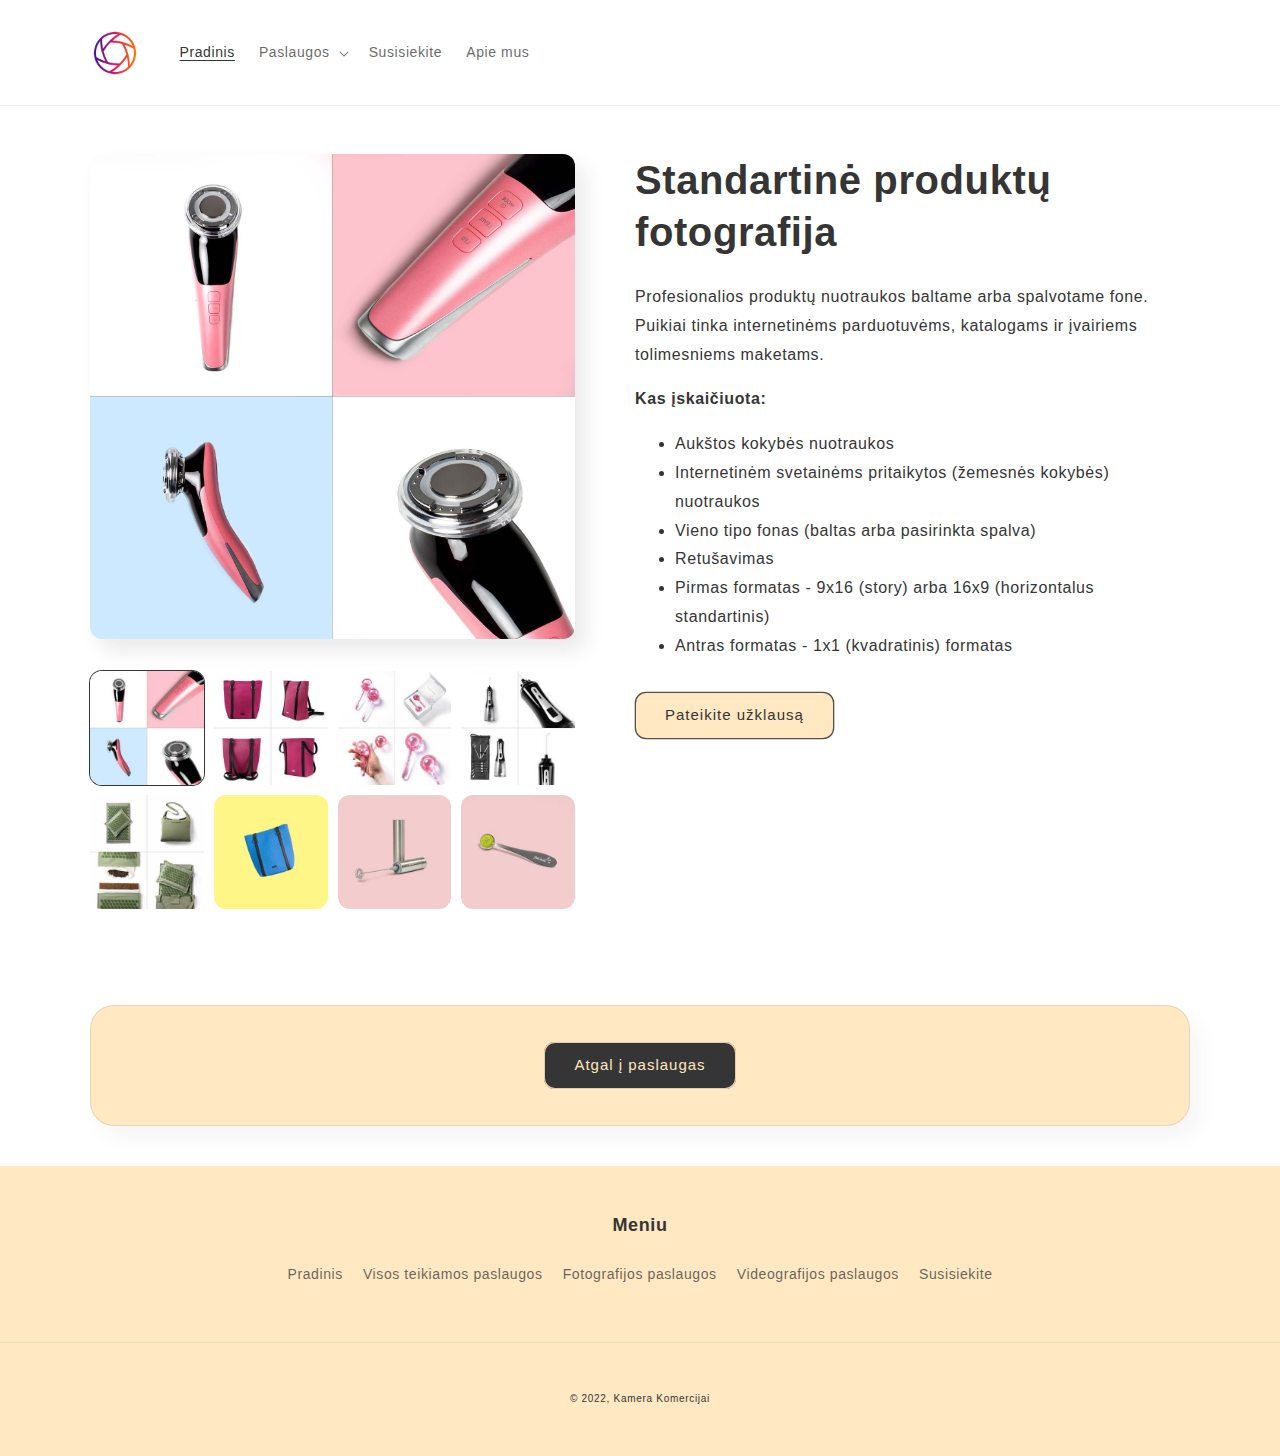
<file: produktu-fotografija-standartine.html>
<!DOCTYPE html>
<html
  class="js"
  lang="lt-LT"
  style="padding-bottom: 0px; --header-bottom-position: 85px"
>
  <head>
    <meta charset="utf-8" />
    <meta http-equiv="X-UA-Compatible" content="IE=edge" />
    <meta name="viewport" content="width=device-width,initial-scale=1" />
    <meta name="theme-color" content="" />
     <!-- Google tag (gtag.js) -->
<script async src="https://www.googletagmanager.com/gtag/js?id=G-5LF94EM5QG"></script>
<script>
  window.dataLayer = window.dataLayer || [];
  function gtag(){dataLayer.push(arguments);}
  gtag('js', new Date());

  gtag('config', 'G-5LF94EM5QG');
</script>
    <link
      rel="canonical"
      href="https://kamerakomercijai.lt/produktu-fotografija-standartine.html"
    />
    <title>Produktų fotografija - Standartinė | Kamera Komercijai</title>
    <link rel="icon" href="./img/kamera-komercijai.ico">
    <meta
      name="description"
      content="Profesionalios produktų nuotraukos baltame arba spalvotame fone. Puikiai tinka internetinėms parduotuvėms, katalogams ir įvairiems tolimesniems maketams."
    />

    <meta property="og:site_name" content="Kamera Komercijai" />
    <meta
      property="og:url"
      content="https://kamerakomercijai.lt/produktu-fotografija-standartine.html"
    />
    <meta
      property="og:title"
      content="Kamera Komercijai | Profesionalios fotografijos ir videografijos paslaugos jūsų verslui."
    />
    <meta property="og:type" content="website" />
    <meta
      property="og:description"
      content="Kamera Komercijai - Profesionalios fotografijos ir videografijos paslaugos jūsų verslui."
    />
    <meta property="og:image" content="./img/kamera-komercijai-1.jpg" />
    <meta property="og:image:width" content="3826" />
    <meta property="og:image:height" content="2152" />
    <meta name="twitter:card" content="summary_large_image" />
    <meta
      name="twitter:title"
      content="Kamera Komercijai | Profesionalios fotografijos ir videografijos paslaugos jūsų verslui."
    />
    <meta
      name="twitter:description"
      content="Kamera Komercijai | Profesionalios fotografijos ir videografijos paslaugos jūsų verslui."
    />

    <!--- START GLOBAL -->

    <script src="./js/global.js" defer="defer"></script>

    <link href="./css/base.css" rel="stylesheet" type="text/css" media="all" />

    <link
      rel="stylesheet"
      href="./css/component-menu-drawer.css"
      media="all"
      onload="this.media='all'"
    />

    <link
      rel="stylesheet"
      href="./css/component-mega-menu.css"
      media="all"
      onload="this.media='all'"
    />

    <link
      href="./css/section-multicolumn.css"
      rel="stylesheet"
      type="text/css"
      media="all"
    />
    <link
      href="./css/component-image-with-text.css"
      rel="stylesheet"
      type="text/css"
      media="all"
    />
    <link
      href="./css/collage.css"
      rel="stylesheet"
      type="text/css"
      media="all"
    />
    <link
      href="./css/component-modal-video.css"
      rel="stylesheet"
      type="text/css"
      media="all"
    />
    <link
      rel="stylesheet"
      href="./css/component-deferred-media.css"
      media="all"
      onload="this.media='all'"
    />

    <link
      rel="stylesheet"
      href="./css/section-rich-text.css"
      media="all"
      onload="this.media='all'"
    />

    <link
      href="./css/section-footer.css"
      rel="stylesheet"
      type="text/css"
      media="all"
    />
    <link
      href="./css/additional-styles.css"
      rel="stylesheet"
      type="text/css"
      media="all"
    />

    <!--- END GLOBAL -->

    <!--- START PRODUCT SPECIFIC -->

    <link
      href="./css/section-main-product.css"
      rel="stylesheet"
      type="text/css"
      media="all"
    />

    <link
      href="./css/component-slider.css"
      rel="stylesheet"
      type="text/css"
      media="all"
    />

    <script src="./js/product-modal.js" defer="defer"></script>
    <script src="./js/media-gallery.js" defer="defer"></script>

    <!--- END PRODUCT SPECIFIC -->
  </head>

  <body class="gradient" cz-shortcut-listen="true">
    <div id="section-header" class="section-header">
      <sticky-header
        class="header-wrapper color-background-1 gradient header-wrapper--border-bottom"
      >
        <header class="header header--middle-left page-width header--has-menu">
          <header-drawer data-breakpoint="tablet">
            <details
              id="Details-menu-drawer-container"
              class="menu-drawer-container"
            >
              <summary
                class="header__icon header__icon--menu header__icon--summary link focus-inset"
                aria-label="Meniu"
                role="button"
                aria-expanded="false"
                aria-controls="menu-drawer"
              >
                <span>
                  <svg
                    xmlns="http://www.w3.org/2000/svg"
                    aria-hidden="true"
                    focusable="false"
                    role="presentation"
                    class="icon icon-hamburger"
                    fill="none"
                    viewBox="0 0 18 16"
                  >
                    <path
                      d="M1 .5a.5.5 0 100 1h15.71a.5.5 0 000-1H1zM.5 8a.5.5 0 01.5-.5h15.71a.5.5 0 010 1H1A.5.5 0 01.5 8zm0 7a.5.5 0 01.5-.5h15.71a.5.5 0 010 1H1a.5.5 0 01-.5-.5z"
                      fill="currentColor"
                    ></path>
                  </svg>

                  <svg
                    xmlns="http://www.w3.org/2000/svg"
                    aria-hidden="true"
                    focusable="false"
                    role="presentation"
                    class="icon icon-close"
                    fill="none"
                    viewBox="0 0 18 17"
                  >
                    <path
                      d="M.865 15.978a.5.5 0 00.707.707l7.433-7.431 7.579 7.282a.501.501 0 00.846-.37.5.5 0 00-.153-.351L9.712 8.546l7.417-7.416a.5.5 0 10-.707-.708L8.991 7.853 1.413.573a.5.5 0 10-.693.72l7.563 7.268-7.418 7.417z"
                      fill="currentColor"
                    ></path>
                  </svg>
                </span>
              </summary>
              <div
                id="menu-drawer"
                class="gradient menu-drawer motion-reduce"
                tabindex="-1"
              >
                <div class="menu-drawer__inner-container">
                  <div class="menu-drawer__navigation-container">
                    <nav class="menu-drawer__navigation">
                      <ul
                        class="menu-drawer__menu has-submenu list-menu"
                        role="list"
                      >
                        <li>
                          <a
                            href="/"
                            class="menu-drawer__menu-item list-menu__item link link--text focus-inset menu-drawer__menu-item--active"
                            aria-current="page"
                          >
                            Pradinis
                          </a>
                        </li>
                        <li>
                          <details id="Details-menu-drawer-menu-item-2">
                            <summary
                              class="menu-drawer__menu-item list-menu__item link link--text focus-inset"
                              role="button"
                              aria-expanded="false"
                              aria-controls="link-Grožis"
                            >
                              Paslaugos<svg
                                viewBox="0 0 14 10"
                                fill="none"
                                aria-hidden="true"
                                focusable="false"
                                role="presentation"
                                class="icon icon-arrow"
                                xmlns="http://www.w3.org/2000/svg"
                              >
                                <path
                                  fill-rule="evenodd"
                                  clip-rule="evenodd"
                                  d="M8.537.808a.5.5 0 01.817-.162l4 4a.5.5 0 010 .708l-4 4a.5.5 0 11-.708-.708L11.793 5.5H1a.5.5 0 010-1h10.793L8.646 1.354a.5.5 0 01-.109-.546z"
                                  fill="currentColor"
                                ></path>
                              </svg>

                              <svg
                                aria-hidden="true"
                                focusable="false"
                                role="presentation"
                                class="icon icon-caret"
                                viewBox="0 0 10 6"
                              >
                                <path
                                  fill-rule="evenodd"
                                  clip-rule="evenodd"
                                  d="M9.354.646a.5.5 0 00-.708 0L5 4.293 1.354.646a.5.5 0 00-.708.708l4 4a.5.5 0 00.708 0l4-4a.5.5 0 000-.708z"
                                  fill="currentColor"
                                ></path>
                              </svg>
                            </summary>
                            <div
                              class="menu-drawer__submenu has-submenu gradient motion-reduce"
                              tabindex="-1"
                            >
                              <div class="menu-drawer__inner-submenu">
                                <button
                                  class="menu-drawer__close-button link link--text focus-inset"
                                  aria-expanded="true"
                                >
                                  <svg
                                    viewBox="0 0 14 10"
                                    fill="none"
                                    aria-hidden="true"
                                    focusable="false"
                                    role="presentation"
                                    class="icon icon-arrow"
                                    xmlns="http://www.w3.org/2000/svg"
                                  >
                                    <path
                                      fill-rule="evenodd"
                                      clip-rule="evenodd"
                                      d="M8.537.808a.5.5 0 01.817-.162l4 4a.5.5 0 010 .708l-4 4a.5.5 0 11-.708-.708L11.793 5.5H1a.5.5 0 010-1h10.793L8.646 1.354a.5.5 0 01-.109-.546z"
                                      fill="currentColor"
                                    ></path>
                                  </svg>

                                  Paslaugos
                                </button>
                                <ul
                                  class="menu-drawer__menu list-menu"
                                  role="list"
                                  tabindex="-1"
                                >
                                  <li>
                                    <a
                                      href="./produktu-fotografijos-paslaugos.html"
                                      class="menu-drawer__menu-item link link--text list-menu__item focus-inset"
                                      >Produktų fotografija</a
                                    >
                                  </li>
                                  <li>
                                    <a
                                      href="./produktu-videografijos-paslaugos.html"
                                      class="menu-drawer__menu-item link link--text list-menu__item focus-inset"
                                      >Produktų videografija</a
                                    >
                                  </li>
                                </ul>
                              </div>
                            </div>
                          </details>
                        </li>
                        <li>
                          <a
                            href="./susisiekite.html"
                            class="menu-drawer__menu-item list-menu__item link link--text focus-inset"
                          >
                            Susisiekite
                          </a>
                        </li>
                        <li>
                          <a
                            href="./apie.html"
                            class="menu-drawer__menu-item list-menu__item link link--text focus-inset"
                          >
                            Apie mus
                          </a>
                        </li>
                      </ul>
                    </nav>
                  </div>
                </div>
              </div>
            </details>
          </header-drawer>
          <h1 class="header__heading">
            <a
              href="./"
              class="header__heading-link link link--text focus-inset"
              ><img
                src="./img/logo.png"
                alt="Kamera Komercijai"
                srcset="./img/logo.png"
                width="50"
                height="50.0"
                class="header__heading-logo"
              />
            </a>
          </h1>
          <nav class="header__inline-menu">
            <ul class="list-menu list-menu--inline" role="list">
              <li>
                <a
                  href="./"
                  class="header__menu-item header__menu-item list-menu__item link link--text"
                  aria-current="page"
                >
                  <span class="header__active-menu-item">Pradinis</span>
                </a>
              </li>
              <li>
                <header-menu>
                  <details id="Details-HeaderMenu-2" class="mega-menu">
                    <summary
                      class="header__menu-item list-menu__item link focus-inset"
                      role="button"
                      aria-expanded="false"
                      aria-controls="MegaMenu-Content-2"
                    >
                      <span>Paslaugos</span>

                      <svg
                        aria-hidden="true"
                        focusable="false"
                        role="presentation"
                        class="icon icon-caret"
                        viewBox="0 0 10 6"
                      >
                        <path
                          fill-rule="evenodd"
                          clip-rule="evenodd"
                          d="M9.354.646a.5.5 0 00-.708 0L5 4.293 1.354.646a.5.5 0 00-.708.708l4 4a.5.5 0 00.708 0l4-4a.5.5 0 000-.708z"
                          fill="currentColor"
                        ></path>
                      </svg>
                    </summary>
                    <div
                      id="MegaMenu-Content-2"
                      class="mega-menu__content gradient motion-reduce global-settings-popup"
                      tabindex="-1"
                    >
                      <ul class="mega-menu__list page-width" role="list">
                        <li>
                          <a
                            href="./produktu-fotografijos-paslaugos.html"
                            class="mega-menu__link mega-menu__link--level-2 link"
                            >Produktų fotografija</a
                          >
                        </li>
                        <li>
                          <a
                            href="./produktu-videografijos-paslaugos.html"
                            class="mega-menu__link mega-menu__link--level-2 link"
                            >Produktų videografija</a
                          >
                        </li>
                      </ul>
                    </div>
                  </details>
                </header-menu>
              </li>
              <li>
                <a
                  href="./susisiekite.html"
                  class="header__menu-item header__menu-item list-menu__item link link--text focus-inset"
                >
                  <span>Susisiekite</span>
                </a>
              </li>
              <li>
                <a
                  href="./apie.html"
                  class="header__menu-item header__menu-item list-menu__item link link--text focus-inset"
                >
                  <span>Apie mus</span>
                </a>
              </li>
            </ul>
          </nav>
        </header>
      </sticky-header>
    </div>

    <main id="MainContent" class="content-for-layout" role="main" tabindex="-1">
      <section class="section">
        <section
          id="MainProduct-template--16513019150561__main"
          class="page-width section-template--16513019150561__main-padding"
          data-section="template--16513019150561__main"
        >
          <style>
            .section-template--16513019150561__main-padding {
              padding-top: 18px;
              padding-bottom: 45px;
            }

            @media screen and (min-width: 750px) {
              .section-template--16513019150561__main-padding {
                padding-top: 24px;
                padding-bottom: 60px;
              }
            }
          </style>

          <div
            class="product product--small product--thumbnail grid grid--1-col grid--2-col-tablet"
          >
            <div class="grid__item product__media-wrapper">
              <media-gallery
                id="MediaGallery-template--16513019150561__main"
                role="region"
                class="product__media-gallery"
                aria-label="Galerijos žiūryklė"
                data-desktop-layout="thumbnail"
              >
                <div
                  id="GalleryStatus-template--16513019150561__main"
                  class="visually-hidden"
                  role="status"
                ></div>
                <slider-component
                  id="GalleryViewer-template--16513019150561__main"
                  class="slider-mobile-gutter"
                >
                  <a
                    class="skip-to-content-link button visually-hidden quick-add-hidden"
                    href="#ProductInfo-template--16513019150561__main"
                  >
                    Pereiti prie informacijos apie gaminį
                  </a>
                  <ul
                    id="Slider-Gallery-template--16513019150561__main"
                    class="product__media-list contains-media grid grid--peek list-unstyled slider slider--mobile"
                    role="presentation"
                  >
                    <li
                      id="Slide-template--16513019150561__main-31192001020129"
                      class="product__media-item grid__item slider__slide is-active"
                      data-media-id="template--16513019150561__main-31192001020129"
                      role="presentation"
                    >
                      <noscript
                        ><div
                          class="product__media media gradient global-media-settings"
                          style="padding-top: 100%"
                        >
                          <img
                            srcset="
                              ./img/produktu-komercine-fotografija---1.jpg
                            "
                            src="./img/produktu-komercine-fotografija---1.jpg"
                            sizes="(min-width: 1200px) 495px, (min-width: 990px) calc(45.0vw - 10rem), (min-width: 750px) calc((100vw - 11.5rem) / 2), calc(100vw - 4rem)"
                            width="973"
                            height="973"
                            alt=""
                          /></div
                      ></noscript>

                      <modal-opener
                        class="product__modal-opener product__modal-opener--image no-js-hidden"
                        data-modal="#ProductModal-template--16513019150561__main"
                      >
                        <span
                          class="product__media-icon motion-reduce quick-add-hidden"
                          aria-hidden="true"
                          ><svg
                            aria-hidden="true"
                            focusable="false"
                            role="presentation"
                            class="icon icon-plus"
                            width="19"
                            height="19"
                            viewBox="0 0 19 19"
                            fill="none"
                            xmlns="http://www.w3.org/2000/svg"
                          >
                            <path
                              fill-rule="evenodd"
                              clip-rule="evenodd"
                              d="M4.66724 7.93978C4.66655 7.66364 4.88984 7.43922 5.16598 7.43853L10.6996 7.42464C10.9758 7.42395 11.2002 7.64724 11.2009 7.92339C11.2016 8.19953 10.9783 8.42395 10.7021 8.42464L5.16849 8.43852C4.89235 8.43922 4.66793 8.21592 4.66724 7.93978Z"
                              fill="currentColor"
                            ></path>
                            <path
                              fill-rule="evenodd"
                              clip-rule="evenodd"
                              d="M7.92576 4.66463C8.2019 4.66394 8.42632 4.88723 8.42702 5.16337L8.4409 10.697C8.44159 10.9732 8.2183 11.1976 7.94215 11.1983C7.66601 11.199 7.44159 10.9757 7.4409 10.6995L7.42702 5.16588C7.42633 4.88974 7.64962 4.66532 7.92576 4.66463Z"
                              fill="currentColor"
                            ></path>
                            <path
                              fill-rule="evenodd"
                              clip-rule="evenodd"
                              d="M12.8324 3.03011C10.1255 0.323296 5.73693 0.323296 3.03011 3.03011C0.323296 5.73693 0.323296 10.1256 3.03011 12.8324C5.73693 15.5392 10.1255 15.5392 12.8324 12.8324C15.5392 10.1256 15.5392 5.73693 12.8324 3.03011ZM2.32301 2.32301C5.42035 -0.774336 10.4421 -0.774336 13.5395 2.32301C16.6101 5.39361 16.6366 10.3556 13.619 13.4588L18.2473 18.0871C18.4426 18.2824 18.4426 18.599 18.2473 18.7943C18.0521 18.9895 17.7355 18.9895 17.5402 18.7943L12.8778 14.1318C9.76383 16.6223 5.20839 16.4249 2.32301 13.5395C-0.774335 10.4421 -0.774335 5.42035 2.32301 2.32301Z"
                              fill="currentColor"
                            ></path>
                          </svg>
                        </span>

                        <div
                          class="product__media media media--transparent gradient global-media-settings"
                          style="padding-top: 100%"
                        >
                          <img
                            srcset="
                              ./img/produktu-komercine-fotografija---1.jpg
                            "
                            src="./img/produktu-komercine-fotografija---1.jpg"
                            sizes="(min-width: 1200px) 495px, (min-width: 990px) calc(45.0vw - 10rem), (min-width: 750px) calc((100vw - 11.5rem) / 2), calc(100vw - 4rem)"
                            width="973"
                            height="973"
                            alt=""
                          />
                        </div>
                        <button
                          class="product__media-toggle quick-add-hidden"
                          type="button"
                          aria-haspopup="dialog"
                          data-media-id="31192001020129"
                        >
                          <span class="visually-hidden">
                            Atidaryti mediją 1 modaliniame lange
                          </span>
                        </button>
                      </modal-opener>
                    </li>
                    <li
                      id="Slide-template--16513019150561__main-31191994499297"
                      class="product__media-item grid__item slider__slide"
                      data-media-id="template--16513019150561__main-31191994499297"
                      role="presentation"
                    >
                      <noscript
                        ><div
                          class="product__media media gradient global-media-settings"
                          style="padding-top: 100%"
                        >
                          <img
                            srcset="
                              ./img/produktu-komercine-fotografija---2.jpg
                            "
                            src="./img/produktu-komercine-fotografija---2.jpg"
                            sizes="(min-width: 1200px) 495px, (min-width: 990px) calc(45.0vw - 10rem), (min-width: 750px) calc((100vw - 11.5rem) / 2), calc(100vw - 4rem)"
                            loading="lazy"
                            width="973"
                            height="973"
                            alt=""
                          /></div
                      ></noscript>

                      <modal-opener
                        class="product__modal-opener product__modal-opener--image no-js-hidden"
                        data-modal="#ProductModal-template--16513019150561__main"
                      >
                        <span
                          class="product__media-icon motion-reduce quick-add-hidden"
                          aria-hidden="true"
                          ><svg
                            aria-hidden="true"
                            focusable="false"
                            role="presentation"
                            class="icon icon-plus"
                            width="19"
                            height="19"
                            viewBox="0 0 19 19"
                            fill="none"
                            xmlns="http://www.w3.org/2000/svg"
                          >
                            <path
                              fill-rule="evenodd"
                              clip-rule="evenodd"
                              d="M4.66724 7.93978C4.66655 7.66364 4.88984 7.43922 5.16598 7.43853L10.6996 7.42464C10.9758 7.42395 11.2002 7.64724 11.2009 7.92339C11.2016 8.19953 10.9783 8.42395 10.7021 8.42464L5.16849 8.43852C4.89235 8.43922 4.66793 8.21592 4.66724 7.93978Z"
                              fill="currentColor"
                            ></path>
                            <path
                              fill-rule="evenodd"
                              clip-rule="evenodd"
                              d="M7.92576 4.66463C8.2019 4.66394 8.42632 4.88723 8.42702 5.16337L8.4409 10.697C8.44159 10.9732 8.2183 11.1976 7.94215 11.1983C7.66601 11.199 7.44159 10.9757 7.4409 10.6995L7.42702 5.16588C7.42633 4.88974 7.64962 4.66532 7.92576 4.66463Z"
                              fill="currentColor"
                            ></path>
                            <path
                              fill-rule="evenodd"
                              clip-rule="evenodd"
                              d="M12.8324 3.03011C10.1255 0.323296 5.73693 0.323296 3.03011 3.03011C0.323296 5.73693 0.323296 10.1256 3.03011 12.8324C5.73693 15.5392 10.1255 15.5392 12.8324 12.8324C15.5392 10.1256 15.5392 5.73693 12.8324 3.03011ZM2.32301 2.32301C5.42035 -0.774336 10.4421 -0.774336 13.5395 2.32301C16.6101 5.39361 16.6366 10.3556 13.619 13.4588L18.2473 18.0871C18.4426 18.2824 18.4426 18.599 18.2473 18.7943C18.0521 18.9895 17.7355 18.9895 17.5402 18.7943L12.8778 14.1318C9.76383 16.6223 5.20839 16.4249 2.32301 13.5395C-0.774335 10.4421 -0.774335 5.42035 2.32301 2.32301Z"
                              fill="currentColor"
                            ></path>
                          </svg>
                        </span>

                        <div
                          class="product__media media media--transparent gradient global-media-settings"
                          style="padding-top: 100%"
                        >
                          <img
                            srcset="
                              ./img/produktu-komercine-fotografija---2.jpg
                            "
                            src="./img/produktu-komercine-fotografija---2.jpg"
                            sizes="(min-width: 1200px) 495px, (min-width: 990px) calc(45.0vw - 10rem), (min-width: 750px) calc((100vw - 11.5rem) / 2), calc(100vw - 4rem)"
                            loading="lazy"
                            width="973"
                            height="973"
                            alt=""
                          />
                        </div>
                        <button
                          class="product__media-toggle quick-add-hidden"
                          type="button"
                          aria-haspopup="dialog"
                          data-media-id="31191994499297"
                        >
                          <span class="visually-hidden">
                            Atidaryti mediją 2 modaliniame lange
                          </span>
                        </button>
                      </modal-opener>
                    </li>
                    <li
                      id="Slide-template--16513019150561__main-31191994597601"
                      class="product__media-item grid__item slider__slide"
                      data-media-id="template--16513019150561__main-31191994597601"
                      role="presentation"
                    >
                      <noscript
                        ><div
                          class="product__media media gradient global-media-settings"
                          style="padding-top: 100%"
                        >
                          <img
                            srcset="
                              ./img/produktu-komercine-fotografija---3.jpg
                            "
                            src="./img/produktu-komercine-fotografija---3.jpg"
                            sizes="(min-width: 1200px) 495px, (min-width: 990px) calc(45.0vw - 10rem), (min-width: 750px) calc((100vw - 11.5rem) / 2), calc(100vw - 4rem)"
                            loading="lazy"
                            width="973"
                            height="973"
                            alt=""
                          /></div
                      ></noscript>

                      <modal-opener
                        class="product__modal-opener product__modal-opener--image no-js-hidden"
                        data-modal="#ProductModal-template--16513019150561__main"
                      >
                        <span
                          class="product__media-icon motion-reduce quick-add-hidden"
                          aria-hidden="true"
                          ><svg
                            aria-hidden="true"
                            focusable="false"
                            role="presentation"
                            class="icon icon-plus"
                            width="19"
                            height="19"
                            viewBox="0 0 19 19"
                            fill="none"
                            xmlns="http://www.w3.org/2000/svg"
                          >
                            <path
                              fill-rule="evenodd"
                              clip-rule="evenodd"
                              d="M4.66724 7.93978C4.66655 7.66364 4.88984 7.43922 5.16598 7.43853L10.6996 7.42464C10.9758 7.42395 11.2002 7.64724 11.2009 7.92339C11.2016 8.19953 10.9783 8.42395 10.7021 8.42464L5.16849 8.43852C4.89235 8.43922 4.66793 8.21592 4.66724 7.93978Z"
                              fill="currentColor"
                            ></path>
                            <path
                              fill-rule="evenodd"
                              clip-rule="evenodd"
                              d="M7.92576 4.66463C8.2019 4.66394 8.42632 4.88723 8.42702 5.16337L8.4409 10.697C8.44159 10.9732 8.2183 11.1976 7.94215 11.1983C7.66601 11.199 7.44159 10.9757 7.4409 10.6995L7.42702 5.16588C7.42633 4.88974 7.64962 4.66532 7.92576 4.66463Z"
                              fill="currentColor"
                            ></path>
                            <path
                              fill-rule="evenodd"
                              clip-rule="evenodd"
                              d="M12.8324 3.03011C10.1255 0.323296 5.73693 0.323296 3.03011 3.03011C0.323296 5.73693 0.323296 10.1256 3.03011 12.8324C5.73693 15.5392 10.1255 15.5392 12.8324 12.8324C15.5392 10.1256 15.5392 5.73693 12.8324 3.03011ZM2.32301 2.32301C5.42035 -0.774336 10.4421 -0.774336 13.5395 2.32301C16.6101 5.39361 16.6366 10.3556 13.619 13.4588L18.2473 18.0871C18.4426 18.2824 18.4426 18.599 18.2473 18.7943C18.0521 18.9895 17.7355 18.9895 17.5402 18.7943L12.8778 14.1318C9.76383 16.6223 5.20839 16.4249 2.32301 13.5395C-0.774335 10.4421 -0.774335 5.42035 2.32301 2.32301Z"
                              fill="currentColor"
                            ></path>
                          </svg>
                        </span>

                        <div
                          class="product__media media media--transparent gradient global-media-settings"
                          style="padding-top: 100%"
                        >
                          <img
                            srcset="
                              ./img/produktu-komercine-fotografija---3.jpg
                            "
                            src="./img/produktu-komercine-fotografija---3.jpg"
                            sizes="(min-width: 1200px) 495px, (min-width: 990px) calc(45.0vw - 10rem), (min-width: 750px) calc((100vw - 11.5rem) / 2), calc(100vw - 4rem)"
                            loading="lazy"
                            width="973"
                            height="973"
                            alt=""
                          />
                        </div>
                        <button
                          class="product__media-toggle quick-add-hidden"
                          type="button"
                          aria-haspopup="dialog"
                          data-media-id="31191994597601"
                        >
                          <span class="visually-hidden">
                            Atidaryti mediją 3 modaliniame lange
                          </span>
                        </button>
                      </modal-opener>
                    </li>
                    <li
                      id="Slide-template--16513019150561__main-31191994630369"
                      class="product__media-item grid__item slider__slide"
                      data-media-id="template--16513019150561__main-31191994630369"
                      role="presentation"
                    >
                      <noscript
                        ><div
                          class="product__media media gradient global-media-settings"
                          style="padding-top: 100%"
                        >
                          <img
                            srcset="
                              ./img/produktu-komercine-fotografija---4.jpg
                            "
                            src="./img/produktu-komercine-fotografija---4.jpg"
                            sizes="(min-width: 1200px) 495px, (min-width: 990px) calc(45.0vw - 10rem), (min-width: 750px) calc((100vw - 11.5rem) / 2), calc(100vw - 4rem)"
                            loading="lazy"
                            width="973"
                            height="973"
                            alt=""
                          /></div
                      ></noscript>

                      <modal-opener
                        class="product__modal-opener product__modal-opener--image no-js-hidden"
                        data-modal="#ProductModal-template--16513019150561__main"
                      >
                        <span
                          class="product__media-icon motion-reduce quick-add-hidden"
                          aria-hidden="true"
                          ><svg
                            aria-hidden="true"
                            focusable="false"
                            role="presentation"
                            class="icon icon-plus"
                            width="19"
                            height="19"
                            viewBox="0 0 19 19"
                            fill="none"
                            xmlns="http://www.w3.org/2000/svg"
                          >
                            <path
                              fill-rule="evenodd"
                              clip-rule="evenodd"
                              d="M4.66724 7.93978C4.66655 7.66364 4.88984 7.43922 5.16598 7.43853L10.6996 7.42464C10.9758 7.42395 11.2002 7.64724 11.2009 7.92339C11.2016 8.19953 10.9783 8.42395 10.7021 8.42464L5.16849 8.43852C4.89235 8.43922 4.66793 8.21592 4.66724 7.93978Z"
                              fill="currentColor"
                            ></path>
                            <path
                              fill-rule="evenodd"
                              clip-rule="evenodd"
                              d="M7.92576 4.66463C8.2019 4.66394 8.42632 4.88723 8.42702 5.16337L8.4409 10.697C8.44159 10.9732 8.2183 11.1976 7.94215 11.1983C7.66601 11.199 7.44159 10.9757 7.4409 10.6995L7.42702 5.16588C7.42633 4.88974 7.64962 4.66532 7.92576 4.66463Z"
                              fill="currentColor"
                            ></path>
                            <path
                              fill-rule="evenodd"
                              clip-rule="evenodd"
                              d="M12.8324 3.03011C10.1255 0.323296 5.73693 0.323296 3.03011 3.03011C0.323296 5.73693 0.323296 10.1256 3.03011 12.8324C5.73693 15.5392 10.1255 15.5392 12.8324 12.8324C15.5392 10.1256 15.5392 5.73693 12.8324 3.03011ZM2.32301 2.32301C5.42035 -0.774336 10.4421 -0.774336 13.5395 2.32301C16.6101 5.39361 16.6366 10.3556 13.619 13.4588L18.2473 18.0871C18.4426 18.2824 18.4426 18.599 18.2473 18.7943C18.0521 18.9895 17.7355 18.9895 17.5402 18.7943L12.8778 14.1318C9.76383 16.6223 5.20839 16.4249 2.32301 13.5395C-0.774335 10.4421 -0.774335 5.42035 2.32301 2.32301Z"
                              fill="currentColor"
                            ></path>
                          </svg>
                        </span>

                        <div
                          class="product__media media media--transparent gradient global-media-settings"
                          style="padding-top: 100%"
                        >
                          <img
                            srcset="
                              ./img/produktu-komercine-fotografija---4.jpg
                            "
                            src="./img/produktu-komercine-fotografija---4.jpg"
                            sizes="(min-width: 1200px) 495px, (min-width: 990px) calc(45.0vw - 10rem), (min-width: 750px) calc((100vw - 11.5rem) / 2), calc(100vw - 4rem)"
                            loading="lazy"
                            width="973"
                            height="973"
                            alt=""
                          />
                        </div>
                        <button
                          class="product__media-toggle quick-add-hidden"
                          type="button"
                          aria-haspopup="dialog"
                          data-media-id="31191994630369"
                        >
                          <span class="visually-hidden">
                            Atidaryti mediją 4 modaliniame lange
                          </span>
                        </button>
                      </modal-opener>
                    </li>
                    <li
                      id="Slide-template--16513019150561__main-31191994663137"
                      class="product__media-item grid__item slider__slide"
                      data-media-id="template--16513019150561__main-31191994663137"
                      role="presentation"
                    >
                      <noscript
                        ><div
                          class="product__media media gradient global-media-settings"
                          style="padding-top: 100%"
                        >
                          <img
                            srcset="
                              ./img/produktu-komercine-fotografija---5.jpg
                            "
                            src="./img/produktu-komercine-fotografija---5.jpg"
                            sizes="(min-width: 1200px) 495px, (min-width: 990px) calc(45.0vw - 10rem), (min-width: 750px) calc((100vw - 11.5rem) / 2), calc(100vw - 4rem)"
                            loading="lazy"
                            width="973"
                            height="973"
                            alt=""
                          /></div
                      ></noscript>

                      <modal-opener
                        class="product__modal-opener product__modal-opener--image no-js-hidden"
                        data-modal="#ProductModal-template--16513019150561__main"
                      >
                        <span
                          class="product__media-icon motion-reduce quick-add-hidden"
                          aria-hidden="true"
                          ><svg
                            aria-hidden="true"
                            focusable="false"
                            role="presentation"
                            class="icon icon-plus"
                            width="19"
                            height="19"
                            viewBox="0 0 19 19"
                            fill="none"
                            xmlns="http://www.w3.org/2000/svg"
                          >
                            <path
                              fill-rule="evenodd"
                              clip-rule="evenodd"
                              d="M4.66724 7.93978C4.66655 7.66364 4.88984 7.43922 5.16598 7.43853L10.6996 7.42464C10.9758 7.42395 11.2002 7.64724 11.2009 7.92339C11.2016 8.19953 10.9783 8.42395 10.7021 8.42464L5.16849 8.43852C4.89235 8.43922 4.66793 8.21592 4.66724 7.93978Z"
                              fill="currentColor"
                            ></path>
                            <path
                              fill-rule="evenodd"
                              clip-rule="evenodd"
                              d="M7.92576 4.66463C8.2019 4.66394 8.42632 4.88723 8.42702 5.16337L8.4409 10.697C8.44159 10.9732 8.2183 11.1976 7.94215 11.1983C7.66601 11.199 7.44159 10.9757 7.4409 10.6995L7.42702 5.16588C7.42633 4.88974 7.64962 4.66532 7.92576 4.66463Z"
                              fill="currentColor"
                            ></path>
                            <path
                              fill-rule="evenodd"
                              clip-rule="evenodd"
                              d="M12.8324 3.03011C10.1255 0.323296 5.73693 0.323296 3.03011 3.03011C0.323296 5.73693 0.323296 10.1256 3.03011 12.8324C5.73693 15.5392 10.1255 15.5392 12.8324 12.8324C15.5392 10.1256 15.5392 5.73693 12.8324 3.03011ZM2.32301 2.32301C5.42035 -0.774336 10.4421 -0.774336 13.5395 2.32301C16.6101 5.39361 16.6366 10.3556 13.619 13.4588L18.2473 18.0871C18.4426 18.2824 18.4426 18.599 18.2473 18.7943C18.0521 18.9895 17.7355 18.9895 17.5402 18.7943L12.8778 14.1318C9.76383 16.6223 5.20839 16.4249 2.32301 13.5395C-0.774335 10.4421 -0.774335 5.42035 2.32301 2.32301Z"
                              fill="currentColor"
                            ></path>
                          </svg>
                        </span>

                        <div
                          class="product__media media media--transparent gradient global-media-settings"
                          style="padding-top: 100%"
                        >
                          <img
                            srcset="
                              ./img/produktu-komercine-fotografija---5.jpg
                            "
                            src="./img/produktu-komercine-fotografija---5.jpg"
                            sizes="(min-width: 1200px) 495px, (min-width: 990px) calc(45.0vw - 10rem), (min-width: 750px) calc((100vw - 11.5rem) / 2), calc(100vw - 4rem)"
                            loading="lazy"
                            width="973"
                            height="973"
                            alt=""
                          />
                        </div>
                        <button
                          class="product__media-toggle quick-add-hidden"
                          type="button"
                          aria-haspopup="dialog"
                          data-media-id="31191994663137"
                        >
                          <span class="visually-hidden">
                            Atidaryti mediją 5 modaliniame lange
                          </span>
                        </button>
                      </modal-opener>
                    </li>
                    <li
                      id="Slide-template--16513019150561__main-31191994728673"
                      class="product__media-item grid__item slider__slide"
                      data-media-id="template--16513019150561__main-31191994728673"
                      role="presentation"
                    >
                      <noscript
                        ><div
                          class="product__media media gradient global-media-settings"
                          style="padding-top: 100%"
                        >
                          <img
                            srcset="
                              ./img/produktu-komercine-fotografija---6.jpg
                            "
                            src="./img/produktu-komercine-fotografija---6.jpg"
                            sizes="(min-width: 1200px) 495px, (min-width: 990px) calc(45.0vw - 10rem), (min-width: 750px) calc((100vw - 11.5rem) / 2), calc(100vw - 4rem)"
                            loading="lazy"
                            width="973"
                            height="973"
                            alt=""
                          /></div
                      ></noscript>

                      <modal-opener
                        class="product__modal-opener product__modal-opener--image no-js-hidden"
                        data-modal="#ProductModal-template--16513019150561__main"
                      >
                        <span
                          class="product__media-icon motion-reduce quick-add-hidden"
                          aria-hidden="true"
                          ><svg
                            aria-hidden="true"
                            focusable="false"
                            role="presentation"
                            class="icon icon-plus"
                            width="19"
                            height="19"
                            viewBox="0 0 19 19"
                            fill="none"
                            xmlns="http://www.w3.org/2000/svg"
                          >
                            <path
                              fill-rule="evenodd"
                              clip-rule="evenodd"
                              d="M4.66724 7.93978C4.66655 7.66364 4.88984 7.43922 5.16598 7.43853L10.6996 7.42464C10.9758 7.42395 11.2002 7.64724 11.2009 7.92339C11.2016 8.19953 10.9783 8.42395 10.7021 8.42464L5.16849 8.43852C4.89235 8.43922 4.66793 8.21592 4.66724 7.93978Z"
                              fill="currentColor"
                            ></path>
                            <path
                              fill-rule="evenodd"
                              clip-rule="evenodd"
                              d="M7.92576 4.66463C8.2019 4.66394 8.42632 4.88723 8.42702 5.16337L8.4409 10.697C8.44159 10.9732 8.2183 11.1976 7.94215 11.1983C7.66601 11.199 7.44159 10.9757 7.4409 10.6995L7.42702 5.16588C7.42633 4.88974 7.64962 4.66532 7.92576 4.66463Z"
                              fill="currentColor"
                            ></path>
                            <path
                              fill-rule="evenodd"
                              clip-rule="evenodd"
                              d="M12.8324 3.03011C10.1255 0.323296 5.73693 0.323296 3.03011 3.03011C0.323296 5.73693 0.323296 10.1256 3.03011 12.8324C5.73693 15.5392 10.1255 15.5392 12.8324 12.8324C15.5392 10.1256 15.5392 5.73693 12.8324 3.03011ZM2.32301 2.32301C5.42035 -0.774336 10.4421 -0.774336 13.5395 2.32301C16.6101 5.39361 16.6366 10.3556 13.619 13.4588L18.2473 18.0871C18.4426 18.2824 18.4426 18.599 18.2473 18.7943C18.0521 18.9895 17.7355 18.9895 17.5402 18.7943L12.8778 14.1318C9.76383 16.6223 5.20839 16.4249 2.32301 13.5395C-0.774335 10.4421 -0.774335 5.42035 2.32301 2.32301Z"
                              fill="currentColor"
                            ></path>
                          </svg>
                        </span>

                        <div
                          class="product__media media media--transparent gradient global-media-settings"
                          style="padding-top: 100%"
                        >
                          <img
                            srcset="
                              ./img/produktu-komercine-fotografija---6.jpg
                            "
                            src="./img/produktu-komercine-fotografija---6.jpg"
                            sizes="(min-width: 1200px) 495px, (min-width: 990px) calc(45.0vw - 10rem), (min-width: 750px) calc((100vw - 11.5rem) / 2), calc(100vw - 4rem)"
                            loading="lazy"
                            width="973"
                            height="973"
                            alt=""
                          />
                        </div>
                        <button
                          class="product__media-toggle quick-add-hidden"
                          type="button"
                          aria-haspopup="dialog"
                          data-media-id="31191994728673"
                        >
                          <span class="visually-hidden">
                            Atidaryti mediją 6 modaliniame lange
                          </span>
                        </button>
                      </modal-opener>
                    </li>
                    <li
                      id="Slide-template--16513019150561__main-31191994761441"
                      class="product__media-item grid__item slider__slide"
                      data-media-id="template--16513019150561__main-31191994761441"
                      role="presentation"
                    >
                      <noscript
                        ><div
                          class="product__media media gradient global-media-settings"
                          style="padding-top: 100%"
                        >
                          <img
                            srcset="
                              ./img/produktu-komercine-fotografija---7.jpg
                            "
                            src="./img/produktu-komercine-fotografija---7.jpg"
                            sizes="(min-width: 1200px) 495px, (min-width: 990px) calc(45.0vw - 10rem), (min-width: 750px) calc((100vw - 11.5rem) / 2), calc(100vw - 4rem)"
                            loading="lazy"
                            width="973"
                            height="973"
                            alt=""
                          /></div
                      ></noscript>

                      <modal-opener
                        class="product__modal-opener product__modal-opener--image no-js-hidden"
                        data-modal="#ProductModal-template--16513019150561__main"
                      >
                        <span
                          class="product__media-icon motion-reduce quick-add-hidden"
                          aria-hidden="true"
                          ><svg
                            aria-hidden="true"
                            focusable="false"
                            role="presentation"
                            class="icon icon-plus"
                            width="19"
                            height="19"
                            viewBox="0 0 19 19"
                            fill="none"
                            xmlns="http://www.w3.org/2000/svg"
                          >
                            <path
                              fill-rule="evenodd"
                              clip-rule="evenodd"
                              d="M4.66724 7.93978C4.66655 7.66364 4.88984 7.43922 5.16598 7.43853L10.6996 7.42464C10.9758 7.42395 11.2002 7.64724 11.2009 7.92339C11.2016 8.19953 10.9783 8.42395 10.7021 8.42464L5.16849 8.43852C4.89235 8.43922 4.66793 8.21592 4.66724 7.93978Z"
                              fill="currentColor"
                            ></path>
                            <path
                              fill-rule="evenodd"
                              clip-rule="evenodd"
                              d="M7.92576 4.66463C8.2019 4.66394 8.42632 4.88723 8.42702 5.16337L8.4409 10.697C8.44159 10.9732 8.2183 11.1976 7.94215 11.1983C7.66601 11.199 7.44159 10.9757 7.4409 10.6995L7.42702 5.16588C7.42633 4.88974 7.64962 4.66532 7.92576 4.66463Z"
                              fill="currentColor"
                            ></path>
                            <path
                              fill-rule="evenodd"
                              clip-rule="evenodd"
                              d="M12.8324 3.03011C10.1255 0.323296 5.73693 0.323296 3.03011 3.03011C0.323296 5.73693 0.323296 10.1256 3.03011 12.8324C5.73693 15.5392 10.1255 15.5392 12.8324 12.8324C15.5392 10.1256 15.5392 5.73693 12.8324 3.03011ZM2.32301 2.32301C5.42035 -0.774336 10.4421 -0.774336 13.5395 2.32301C16.6101 5.39361 16.6366 10.3556 13.619 13.4588L18.2473 18.0871C18.4426 18.2824 18.4426 18.599 18.2473 18.7943C18.0521 18.9895 17.7355 18.9895 17.5402 18.7943L12.8778 14.1318C9.76383 16.6223 5.20839 16.4249 2.32301 13.5395C-0.774335 10.4421 -0.774335 5.42035 2.32301 2.32301Z"
                              fill="currentColor"
                            ></path>
                          </svg>
                        </span>

                        <div
                          class="product__media media media--transparent gradient global-media-settings"
                          style="padding-top: 100%"
                        >
                          <img
                            srcset="
                              ./img/produktu-komercine-fotografija---7.jpg
                            "
                            src="./img/produktu-komercine-fotografija---7.jpg"
                            sizes="(min-width: 1200px) 495px, (min-width: 990px) calc(45.0vw - 10rem), (min-width: 750px) calc((100vw - 11.5rem) / 2), calc(100vw - 4rem)"
                            loading="lazy"
                            width="973"
                            height="973"
                            alt=""
                          />
                        </div>
                        <button
                          class="product__media-toggle quick-add-hidden"
                          type="button"
                          aria-haspopup="dialog"
                          data-media-id="31191994761441"
                        >
                          <span class="visually-hidden">
                            Atidaryti mediją 7 modaliniame lange
                          </span>
                        </button>
                      </modal-opener>
                    </li>
                    <li
                      id="Slide-template--16513019150561__main-31191994826977"
                      class="product__media-item grid__item slider__slide"
                      data-media-id="template--16513019150561__main-31191994826977"
                      role="presentation"
                    >
                      <noscript
                        ><div
                          class="product__media media gradient global-media-settings"
                          style="padding-top: 100%"
                        >
                          <img
                            srcset="
                              ./img/produktu-komercine-fotografija---8.jpg
                            "
                            src="./img/produktu-komercine-fotografija---8.jpg"
                            sizes="(min-width: 1200px) 495px, (min-width: 990px) calc(45.0vw - 10rem), (min-width: 750px) calc((100vw - 11.5rem) / 2), calc(100vw - 4rem)"
                            loading="lazy"
                            width="973"
                            height="973"
                            alt=""
                          /></div
                      ></noscript>

                      <modal-opener
                        class="product__modal-opener product__modal-opener--image no-js-hidden"
                        data-modal="#ProductModal-template--16513019150561__main"
                      >
                        <span
                          class="product__media-icon motion-reduce quick-add-hidden"
                          aria-hidden="true"
                          ><svg
                            aria-hidden="true"
                            focusable="false"
                            role="presentation"
                            class="icon icon-plus"
                            width="19"
                            height="19"
                            viewBox="0 0 19 19"
                            fill="none"
                            xmlns="http://www.w3.org/2000/svg"
                          >
                            <path
                              fill-rule="evenodd"
                              clip-rule="evenodd"
                              d="M4.66724 7.93978C4.66655 7.66364 4.88984 7.43922 5.16598 7.43853L10.6996 7.42464C10.9758 7.42395 11.2002 7.64724 11.2009 7.92339C11.2016 8.19953 10.9783 8.42395 10.7021 8.42464L5.16849 8.43852C4.89235 8.43922 4.66793 8.21592 4.66724 7.93978Z"
                              fill="currentColor"
                            ></path>
                            <path
                              fill-rule="evenodd"
                              clip-rule="evenodd"
                              d="M7.92576 4.66463C8.2019 4.66394 8.42632 4.88723 8.42702 5.16337L8.4409 10.697C8.44159 10.9732 8.2183 11.1976 7.94215 11.1983C7.66601 11.199 7.44159 10.9757 7.4409 10.6995L7.42702 5.16588C7.42633 4.88974 7.64962 4.66532 7.92576 4.66463Z"
                              fill="currentColor"
                            ></path>
                            <path
                              fill-rule="evenodd"
                              clip-rule="evenodd"
                              d="M12.8324 3.03011C10.1255 0.323296 5.73693 0.323296 3.03011 3.03011C0.323296 5.73693 0.323296 10.1256 3.03011 12.8324C5.73693 15.5392 10.1255 15.5392 12.8324 12.8324C15.5392 10.1256 15.5392 5.73693 12.8324 3.03011ZM2.32301 2.32301C5.42035 -0.774336 10.4421 -0.774336 13.5395 2.32301C16.6101 5.39361 16.6366 10.3556 13.619 13.4588L18.2473 18.0871C18.4426 18.2824 18.4426 18.599 18.2473 18.7943C18.0521 18.9895 17.7355 18.9895 17.5402 18.7943L12.8778 14.1318C9.76383 16.6223 5.20839 16.4249 2.32301 13.5395C-0.774335 10.4421 -0.774335 5.42035 2.32301 2.32301Z"
                              fill="currentColor"
                            ></path>
                          </svg>
                        </span>

                        <div
                          class="product__media media media--transparent gradient global-media-settings"
                          style="padding-top: 100%"
                        >
                          <img
                            srcset="
                              ./img/produktu-komercine-fotografija---8.jpg
                            "
                            src="./img/produktu-komercine-fotografija---8.jpg"
                            sizes="(min-width: 1200px) 495px, (min-width: 990px) calc(45.0vw - 10rem), (min-width: 750px) calc((100vw - 11.5rem) / 2), calc(100vw - 4rem)"
                            loading="lazy"
                            width="973"
                            height="973"
                            alt=""
                          />
                        </div>
                        <button
                          class="product__media-toggle quick-add-hidden"
                          type="button"
                          aria-haspopup="dialog"
                          data-media-id="31191994826977"
                        >
                          <span class="visually-hidden">
                            Atidaryti mediją 8 modaliniame lange
                          </span>
                        </button>
                      </modal-opener>
                    </li>
                  </ul>
                  <div
                    class="slider-buttons no-js-hidden quick-add-hidden small-hide"
                  >
                    <button
                      type="button"
                      class="slider-button slider-button--prev"
                      name="previous"
                      aria-label="Slinkti kairėn"
                    >
                      <svg
                        aria-hidden="true"
                        focusable="false"
                        role="presentation"
                        class="icon icon-caret"
                        viewBox="0 0 10 6"
                      >
                        <path
                          fill-rule="evenodd"
                          clip-rule="evenodd"
                          d="M9.354.646a.5.5 0 00-.708 0L5 4.293 1.354.646a.5.5 0 00-.708.708l4 4a.5.5 0 00.708 0l4-4a.5.5 0 000-.708z"
                          fill="currentColor"
                        ></path>
                      </svg>
                    </button>
                    <div class="slider-counter caption">
                      <span class="slider-counter--current">1</span>
                      <span aria-hidden="true"> / </span>
                      <span class="visually-hidden">iš</span>
                      <span class="slider-counter--total">8</span>
                    </div>
                    <button
                      type="button"
                      class="slider-button slider-button--next"
                      name="next"
                      aria-label="Slinkti dešinėn"
                    >
                      <svg
                        aria-hidden="true"
                        focusable="false"
                        role="presentation"
                        class="icon icon-caret"
                        viewBox="0 0 10 6"
                      >
                        <path
                          fill-rule="evenodd"
                          clip-rule="evenodd"
                          d="M9.354.646a.5.5 0 00-.708 0L5 4.293 1.354.646a.5.5 0 00-.708.708l4 4a.5.5 0 00.708 0l4-4a.5.5 0 000-.708z"
                          fill="currentColor"
                        ></path>
                      </svg>
                    </button>
                  </div> </slider-component
                ><slider-component
                  id="GalleryThumbnails-template--16513019150561__main"
                  class="thumbnail-slider slider-mobile-gutter quick-add-hidden"
                >
                  <button
                    type="button"
                    class="slider-button slider-button--prev"
                    name="previous"
                    aria-label="Slinkti kairėn"
                    aria-controls="GalleryThumbnails-template--16513019150561__main"
                    data-step="3"
                    disabled="disabled"
                  >
                    <svg
                      aria-hidden="true"
                      focusable="false"
                      role="presentation"
                      class="icon icon-caret"
                      viewBox="0 0 10 6"
                    >
                      <path
                        fill-rule="evenodd"
                        clip-rule="evenodd"
                        d="M9.354.646a.5.5 0 00-.708 0L5 4.293 1.354.646a.5.5 0 00-.708.708l4 4a.5.5 0 00.708 0l4-4a.5.5 0 000-.708z"
                        fill="currentColor"
                      ></path>
                    </svg>
                  </button>
                  <ul
                    id="Slider-Thumbnails-template--16513019150561__main"
                    class="thumbnail-list list-unstyled slider slider--mobile"
                  >
                    <li
                      id="Slide-Thumbnails-template--16513019150561__main-1"
                      class="thumbnail-list__item slider__slide"
                      data-target="template--16513019150561__main-31192001020129"
                      data-media-position="1"
                    >
                      <button
                        class="thumbnail global-media-settings global-media-settings--no-shadow thumbnail--narrow"
                        aria-label="Įkelti vaizdą 1 į galerijos rodinį"
                        aria-current="true"
                        aria-controls="GalleryViewer-template--16513019150561__main"
                        aria-describedby="Thumbnail-template--16513019150561__main-1"
                      >
                        <img
                          id="Thumbnail-template--16513019150561__main-1"
                          srcset="
                            ./img/produktu-komercine-fotografija---1-thumb.jpg
                          "
                          src="./img/produktu-komercine-fotografija---1-thumb.jpg"
                          sizes="(min-width: 1200px) calc((1200px - 19.5rem) / 12), (min-width: 750px) calc((100vw - 16.5rem) / 8), calc((100vw - 8rem) / 5)"
                          alt="Standartinė produktų fotografija"
                          height="200"
                          width="200"
                          loading="lazy"
                        />
                      </button>
                    </li>
                    <li
                      id="Slide-Thumbnails-template--16513019150561__main-2"
                      class="thumbnail-list__item slider__slide"
                      data-target="template--16513019150561__main-31191994499297"
                      data-media-position="2"
                    >
                      <button
                        class="thumbnail global-media-settings global-media-settings--no-shadow thumbnail--narrow"
                        aria-label="Įkelti vaizdą 2 į galerijos rodinį"
                        aria-controls="GalleryViewer-template--16513019150561__main"
                        aria-describedby="Thumbnail-template--16513019150561__main-2"
                      >
                        <img
                          id="Thumbnail-template--16513019150561__main-2"
                          srcset="
                            ./img/produktu-komercine-fotografija---2-thumb.jpg
                          "
                          src="./img/produktu-komercine-fotografija---2-thumb.jpg"
                          sizes="(min-width: 1200px) calc((1200px - 19.5rem) / 12), (min-width: 750px) calc((100vw - 16.5rem) / 8), calc((100vw - 8rem) / 5)"
                          alt="Standartinė produktų fotografija"
                          height="200"
                          width="200"
                          loading="lazy"
                        />
                      </button>
                    </li>
                    <li
                      id="Slide-Thumbnails-template--16513019150561__main-3"
                      class="thumbnail-list__item slider__slide"
                      data-target="template--16513019150561__main-31191994597601"
                      data-media-position="3"
                    >
                      <button
                        class="thumbnail global-media-settings global-media-settings--no-shadow thumbnail--narrow"
                        aria-label="Įkelti vaizdą 3 į galerijos rodinį"
                        aria-controls="GalleryViewer-template--16513019150561__main"
                        aria-describedby="Thumbnail-template--16513019150561__main-3"
                      >
                        <img
                          id="Thumbnail-template--16513019150561__main-3"
                          srcset="
                            ./img/produktu-komercine-fotografija---3-thumb.jpg
                          "
                          src="./img/produktu-komercine-fotografija---3-thumb.jpg"
                          sizes="(min-width: 1200px) calc((1200px - 19.5rem) / 12), (min-width: 750px) calc((100vw - 16.5rem) / 8), calc((100vw - 8rem) / 5)"
                          alt="Standartinė produktų fotografija"
                          height="200"
                          width="200"
                          loading="lazy"
                        />
                      </button>
                    </li>
                    <li
                      id="Slide-Thumbnails-template--16513019150561__main-4"
                      class="thumbnail-list__item slider__slide"
                      data-target="template--16513019150561__main-31191994630369"
                      data-media-position="4"
                    >
                      <button
                        class="thumbnail global-media-settings global-media-settings--no-shadow thumbnail--narrow"
                        aria-label="Įkelti vaizdą 4 į galerijos rodinį"
                        aria-controls="GalleryViewer-template--16513019150561__main"
                        aria-describedby="Thumbnail-template--16513019150561__main-4"
                      >
                        <img
                          id="Thumbnail-template--16513019150561__main-4"
                          srcset="
                            ./img/produktu-komercine-fotografija---4-thumb.jpg
                          "
                          src="./img/produktu-komercine-fotografija---4-thumb.jpg"
                          sizes="(min-width: 1200px) calc((1200px - 19.5rem) / 12), (min-width: 750px) calc((100vw - 16.5rem) / 8), calc((100vw - 8rem) / 5)"
                          alt="Standartinė produktų fotografija"
                          height="200"
                          width="200"
                          loading="lazy"
                        />
                      </button>
                    </li>
                    <li
                      id="Slide-Thumbnails-template--16513019150561__main-5"
                      class="thumbnail-list__item slider__slide"
                      data-target="template--16513019150561__main-31191994663137"
                      data-media-position="5"
                    >
                      <button
                        class="thumbnail global-media-settings global-media-settings--no-shadow thumbnail--narrow"
                        aria-label="Įkelti vaizdą 5 į galerijos rodinį"
                        aria-controls="GalleryViewer-template--16513019150561__main"
                        aria-describedby="Thumbnail-template--16513019150561__main-5"
                      >
                        <img
                          id="Thumbnail-template--16513019150561__main-5"
                          srcset="
                            ./img/produktu-komercine-fotografija---5-thumb.jpg
                          "
                          src="./img/produktu-komercine-fotografija---5-thumb.jpg"
                          sizes="(min-width: 1200px) calc((1200px - 19.5rem) / 12), (min-width: 750px) calc((100vw - 16.5rem) / 8), calc((100vw - 8rem) / 5)"
                          alt="Standartinė produktų fotografija"
                          height="200"
                          width="200"
                          loading="lazy"
                        />
                      </button>
                    </li>
                    <li
                      id="Slide-Thumbnails-template--16513019150561__main-6"
                      class="thumbnail-list__item slider__slide"
                      data-target="template--16513019150561__main-31191994728673"
                      data-media-position="6"
                    >
                      <button
                        class="thumbnail global-media-settings global-media-settings--no-shadow thumbnail--narrow"
                        aria-label="Įkelti vaizdą 6 į galerijos rodinį"
                        aria-controls="GalleryViewer-template--16513019150561__main"
                        aria-describedby="Thumbnail-template--16513019150561__main-6"
                      >
                        <img
                          id="Thumbnail-template--16513019150561__main-6"
                          srcset="
                            ./img/produktu-komercine-fotografija---6-thumb.jpg
                          "
                          src="./img/produktu-komercine-fotografija---6-thumb.jpg"
                          sizes="(min-width: 1200px) calc((1200px - 19.5rem) / 12), (min-width: 750px) calc((100vw - 16.5rem) / 8), calc((100vw - 8rem) / 5)"
                          alt="Standartinė produktų fotografija"
                          height="200"
                          width="200"
                          loading="lazy"
                        />
                      </button>
                    </li>
                    <li
                      id="Slide-Thumbnails-template--16513019150561__main-7"
                      class="thumbnail-list__item slider__slide"
                      data-target="template--16513019150561__main-31191994761441"
                      data-media-position="7"
                    >
                      <button
                        class="thumbnail global-media-settings global-media-settings--no-shadow thumbnail--narrow"
                        aria-label="Įkelti vaizdą 7 į galerijos rodinį"
                        aria-controls="GalleryViewer-template--16513019150561__main"
                        aria-describedby="Thumbnail-template--16513019150561__main-7"
                      >
                        <img
                          id="Thumbnail-template--16513019150561__main-7"
                          srcset="
                            ./img/produktu-komercine-fotografija---7-thumb.jpg
                          "
                          src="./img/produktu-komercine-fotografija---7-thumb.jpg"
                          sizes="(min-width: 1200px) calc((1200px - 19.5rem) / 12), (min-width: 750px) calc((100vw - 16.5rem) / 8), calc((100vw - 8rem) / 5)"
                          alt="Standartinė produktų fotografija"
                          height="200"
                          width="200"
                          loading="lazy"
                        />
                      </button>
                    </li>
                    <li
                      id="Slide-Thumbnails-template--16513019150561__main-8"
                      class="thumbnail-list__item slider__slide"
                      data-target="template--16513019150561__main-31191994826977"
                      data-media-position="8"
                    >
                      <button
                        class="thumbnail global-media-settings global-media-settings--no-shadow thumbnail--narrow"
                        aria-label="Įkelti vaizdą 8 į galerijos rodinį"
                        aria-controls="GalleryViewer-template--16513019150561__main"
                        aria-describedby="Thumbnail-template--16513019150561__main-8"
                      >
                        <img
                          id="Thumbnail-template--16513019150561__main-8"
                          srcset="
                            ./img/produktu-komercine-fotografija---8-thumb.jpg
                          "
                          src="./img/produktu-komercine-fotografija---8-thumb.jpg"
                          sizes="(min-width: 1200px) calc((1200px - 19.5rem) / 12), (min-width: 750px) calc((100vw - 16.5rem) / 8), calc((100vw - 8rem) / 5)"
                          alt="Standartinė produktų fotografija"
                          height="200"
                          width="200"
                          loading="lazy"
                        />
                      </button>
                    </li>
                  </ul>
                  <button
                    type="button"
                    class="slider-button slider-button--next"
                    name="next"
                    aria-label="Slinkti dešinėn"
                    aria-controls="GalleryThumbnails-template--16513019150561__main"
                    data-step="3"
                    disabled="disabled"
                  >
                    <svg
                      aria-hidden="true"
                      focusable="false"
                      role="presentation"
                      class="icon icon-caret"
                      viewBox="0 0 10 6"
                    >
                      <path
                        fill-rule="evenodd"
                        clip-rule="evenodd"
                        d="M9.354.646a.5.5 0 00-.708 0L5 4.293 1.354.646a.5.5 0 00-.708.708l4 4a.5.5 0 00.708 0l4-4a.5.5 0 000-.708z"
                        fill="currentColor"
                      ></path>
                    </svg>
                  </button> </slider-component
              ></media-gallery>
            </div>
            <div class="product__info-wrapper grid__item">
              <div
                id="ProductInfo-template--16513019150561__main"
                class="product__info-container product__info-container--sticky"
              >
                <div class="product__title">
                  <h1>Standartinė produktų fotografija</h1>
                  <a
                    href="./produktu-fotografija-standartine.html"
                    class="product__title"
                  >
                    <h2 class="h1">Standartinė produktų fotografija</h2>
                  </a>
                </div>

                <div class="product__description rte quick-add-hidden">
                  <p data-mce-fragment="1">
                    <span
                      data-mce-fragment="1"
                      style="font-weight: 400"
                      data-mce-style="font-weight: 400;"
                      >Profesionalios produktų nuotraukos baltame arba
                      spalvotame fone. Puikiai tinka internetinėms parduotuvėms,
                      katalogams ir įvairiems tolimesniems maketams.</span
                    >
                  </p>
                  <p data-mce-fragment="1">
                    <b data-mce-fragment="1">Kas įskaičiuota:</b>
                  </p>
                  <ul data-mce-fragment="1">
                    <li
                      data-mce-fragment="1"
                      style="font-weight: 400"
                      data-mce-style="font-weight: 400;"
                    >
                      <span
                        data-mce-fragment="1"
                        style="font-weight: 400"
                        data-mce-style="font-weight: 400;"
                        >Aukštos kokybės nuotraukos</span
                      >
                    </li>
                    <li
                      data-mce-fragment="1"
                      style="font-weight: 400"
                      data-mce-style="font-weight: 400;"
                    >
                      <span
                        data-mce-fragment="1"
                        style="font-weight: 400"
                        data-mce-style="font-weight: 400;"
                        >Internetinėm svetainėms pritaikytos (žemesnės kokybės)
                        nuotraukos</span
                      >
                    </li>
                    <li
                      data-mce-fragment="1"
                      style="font-weight: 400"
                      data-mce-style="font-weight: 400;"
                    >
                      <span
                        data-mce-fragment="1"
                        style="font-weight: 400"
                        data-mce-style="font-weight: 400;"
                        >Vieno tipo fonas (baltas arba pasirinkta spalva)</span
                      >
                    </li>
                    <li
                      data-mce-fragment="1"
                      style="font-weight: 400"
                      data-mce-style="font-weight: 400;"
                    >
                      <span
                        data-mce-fragment="1"
                        style="font-weight: 400"
                        data-mce-style="font-weight: 400;"
                        >Retušavimas</span
                      >
                    </li>
                    <li
                      data-mce-fragment="1"
                      style="font-weight: 400"
                      data-mce-style="font-weight: 400;"
                    >
                      <span
                        data-mce-fragment="1"
                        style="font-weight: 400"
                        data-mce-style="font-weight: 400;"
                        >Pirmas formatas - 9x16 (story) arba 16x9 (horizontalus
                        standartinis)</span
                      >
                    </li>
                    <li
                      data-mce-fragment="1"
                      style="font-weight: 400"
                      data-mce-style="font-weight: 400;"
                    >
                      <span
                        data-mce-fragment="1"
                        style="font-weight: 400"
                        data-mce-style="font-weight: 400;"
                        >Antras formatas - 1x1 (kvadratinis)
                        formatas&nbsp;</span
                      >
                    </li>
                  </ul>
        
                  <a
                    href="./susisiekite.html"
                    class="button button--primary"
                    style="margin-top: 1.5rem"
                    >Pateikite užklausą</a
                  >
                </div>
                <a
                  href="/products/Standartinė produktų fotografija"
                  class="link product__view-details animate-arrow"
                >
                  Žiūrėti visą informaciją
                  <svg
                    viewBox="0 0 14 10"
                    fill="none"
                    aria-hidden="true"
                    focusable="false"
                    role="presentation"
                    class="icon icon-arrow"
                    xmlns="http://www.w3.org/2000/svg"
                  >
                    <path
                      fill-rule="evenodd"
                      clip-rule="evenodd"
                      d="M8.537.808a.5.5 0 01.817-.162l4 4a.5.5 0 010 .708l-4 4a.5.5 0 11-.708-.708L11.793 5.5H1a.5.5 0 010-1h10.793L8.646 1.354a.5.5 0 01-.109-.546z"
                      fill="currentColor"
                    ></path>
                  </svg>
                </a>
              </div>
            </div>
          </div>

          <script>
            document.addEventListener("DOMContentLoaded", function () {
              function isIE() {
                const ua = window.navigator.userAgent;
                const msie = ua.indexOf("MSIE ");
                const trident = ua.indexOf("Trident/");

                return msie > 0 || trident > 0;
              }

              if (!isIE()) return;
              const hiddenInput = document.querySelector(
                '#product-form-template--16513019150561__main input[name="id"]'
              );
              const noScriptInputWrapper = document.createElement("div");
              const variantSwitcher =
                document.querySelector(
                  'variant-radios[data-section="template--16513019150561__main"]'
                ) ||
                document.querySelector(
                  'variant-selects[data-section="template--16513019150561__main"]'
                );
              noScriptInputWrapper.innerHTML = document.querySelector(
                ".product-form__noscript-wrapper-template--16513019150561__main"
              ).textContent;
              variantSwitcher.outerHTML = noScriptInputWrapper.outerHTML;

              document
                .querySelector("#Variants-template--16513019150561__main")
                .addEventListener("change", function (event) {
                  hiddenInput.value = event.currentTarget.value;
                });
            });
          </script>
        </section>
      </section>

      <section class="section">
        <style>
          .section-template--16513019183329__5b1ec1ed-9bda-428b-87c2-aafb28652789-padding {
            padding-top: 27px;
            padding-bottom: 27px;
          }

          @media screen and (min-width: 750px) {
            .section-template--16513019183329__5b1ec1ed-9bda-428b-87c2-aafb28652789-padding {
              padding-top: 36px;
              padding-bottom: 36px;
            }
          }
        </style>
        <div class="isolate page-width">
          <div
            class="rich-text content-container color-accent-1 gradient section-template--16513019183329__5b1ec1ed-9bda-428b-87c2-aafb28652789-padding"
          >
            <div class="rich-text__wrapper rich-text__wrapper--center">
              <div class="rich-text__blocks center">
                <div class="rich-text__buttons">
                  <a
                    href="./produktu-fotografijos-paslaugos.html"
                    role="link"
                    class="button button--primary"
                    >Atgal į paslaugas</a
                  >
                </div>
              </div>
            </div>
          </div>
        </div>
      </section>
    </main>

    <footer class="footer color-accent-1 gradient section-footer-padding">
      <style>
        .footer {
          margin-top: 30px;
        }

        .section-footer-padding {
          padding-top: 36px;
          padding-bottom: 36px;
        }

        @media screen and (min-width: 750px) {
          .footer {
            margin-top: 40px;
          }

          .section-footer-padding {
            padding-top: 48px;
            padding-bottom: 48px;
          }
        }
      </style>
      <div class="footer__content-top page-width">
        <div
          class="footer__blocks-wrapper grid grid--1-col grid--2-col grid--4-col-tablet"
        >
          <div
            class="footer-block grid__item footer-block--menu"
            data-shopify-editor-block='{"id":"linklist","type":"link_list"}'
          >
            <h2 class="footer-block__heading">Meniu</h2>
            <ul class="footer-block__details-content list-unstyled">
              <li>
                <a
                  href="./index.html"
                  class="link link--text list-menu__item list-menu__item--link"
                >
                  Pradinis
                </a>
              </li>
              <li>
                <a
                  href="./teikiamos-paslaugos.html"
                  class="link link--text list-menu__item list-menu__item--link"
                >
                  Visos teikiamos paslaugos
                </a>
              </li>
              <li>
                <a
                  href="./produktu-fotografijos-paslaugos.html"
                  class="link link--text list-menu__item list-menu__item--link"
                >
                  Fotografijos paslaugos
                </a>
              </li>
              <li>
                <a
                  href="./produktu-videografijos-paslaugos.html"
                  class="link link--text list-menu__item list-menu__item--link"
                >
                  Videografijos paslaugos
                </a>
              </li>
              <li>
                <a
                  href="./susisiekite.html"
                  class="link link--text list-menu__item list-menu__item--link"
                >
                  Susisiekite
                </a>
              </li>
            </ul>
          </div>
        </div>
      </div>
      <div class="footer__content-bottom">
        <div class="footer__content-bottom-wrapper page-width">
          <div class="footer__column footer__localization isolate"></div>
          <div class="footer__column footer__column--info">
            <div class="footer__copyright caption">
              <small class="copyright__content"
                >© 2022, <a href="/" title="">Kamera Komercijai</a></small
              >
            </div>
          </div>
        </div>
      </div>
    </footer>

    <product-modal
      id="ProductModal-template--16513019150561__main"
      class="product-media-modal media-modal"
    >
      <div
        class="product-media-modal__dialog"
        role="dialog"
        aria-label="Medijų galerija"
        aria-modal="true"
        tabindex="-1"
      >
        <button
          id="ModalClose-template--16513019150561__main"
          type="button"
          class="product-media-modal__toggle"
          aria-label="Uždaryti"
        >
          <svg
            xmlns="http://www.w3.org/2000/svg"
            aria-hidden="true"
            focusable="false"
            role="presentation"
            class="icon icon-close"
            fill="none"
            viewBox="0 0 18 17"
          >
            <path
              d="M.865 15.978a.5.5 0 00.707.707l7.433-7.431 7.579 7.282a.501.501 0 00.846-.37.5.5 0 00-.153-.351L9.712 8.546l7.417-7.416a.5.5 0 10-.707-.708L8.991 7.853 1.413.573a.5.5 0 10-.693.72l7.563 7.268-7.418 7.417z"
              fill="currentColor"
            ></path>
          </svg>
        </button>

        <div
          class="product-media-modal__content gradient"
          role="document"
          aria-label="Medijų galerija"
          tabindex="0"
        >
          <img
            class="global-media-settings global-media-settings--no-shadow"
            srcset="./img/produktu-komercine-fotografija---1.jpg"
            sizes="(min-width: 750px) calc(100vw - 22rem), 1100px"
            src="./img/produktu-komercine-fotografija---1.jpg"
            alt="Standartinė produktų fotografija"
            loading="lazy"
            width="1100"
            height="1100"
            data-media-id="31192001020129"
          />
          <img
            class="global-media-settings global-media-settings--no-shadow"
            srcset="./img/produktu-komercine-fotografija---2.jpg"
            sizes="(min-width: 750px) calc(100vw - 22rem), 1100px"
            src="./img/produktu-komercine-fotografija---2.jpg"
            alt="Standartinė produktų fotografija"
            loading="lazy"
            width="1100"
            height="1100"
            data-media-id="31191994499297"
          />
          <img
            class="global-media-settings global-media-settings--no-shadow"
            srcset="./img/produktu-komercine-fotografija---3.jpg"
            sizes="(min-width: 750px) calc(100vw - 22rem), 1100px"
            src="./img/produktu-komercine-fotografija---3.jpg"
            alt="Standartinė produktų fotografija"
            loading="lazy"
            width="1100"
            height="1100"
            data-media-id="31191994597601"
          />
          <img
            class="global-media-settings global-media-settings--no-shadow"
            srcset="./img/produktu-komercine-fotografija---4.jpg"
            sizes="(min-width: 750px) calc(100vw - 22rem), 1100px"
            src="./img/produktu-komercine-fotografija---4.jpg"
            alt="Standartinė produktų fotografija"
            loading="lazy"
            width="1100"
            height="1100"
            data-media-id="31191994630369"
          />
          <img
            class="global-media-settings global-media-settings--no-shadow"
            srcset="./img/produktu-komercine-fotografija---5.jpg"
            sizes="(min-width: 750px) calc(100vw - 22rem), 1100px"
            src="./img/produktu-komercine-fotografija---5.jpg"
            alt="Standartinė produktų fotografija"
            loading="lazy"
            width="1100"
            height="1100"
            data-media-id="31191994663137"
          />
          <img
            class="global-media-settings global-media-settings--no-shadow"
            srcset="./img/produktu-komercine-fotografija---6.jpg"
            sizes="(min-width: 750px) calc(100vw - 22rem), 1100px"
            src="./img/produktu-komercine-fotografija---6.jpg"
            alt="Standartinė produktų fotografija"
            loading="lazy"
            width="1100"
            height="1100"
            data-media-id="31191994728673"
          />
          <img
            class="global-media-settings global-media-settings--no-shadow"
            srcset="./img/produktu-komercine-fotografija---7.jpg"
            sizes="(min-width: 750px) calc(100vw - 22rem), 1100px"
            src="./img/produktu-komercine-fotografija---7.jpg"
            alt="Standartinė produktų fotografija"
            loading="lazy"
            width="1100"
            height="1100"
            data-media-id="31191994761441"
          />
          <img
            class="global-media-settings global-media-settings--no-shadow"
            srcset="./img/produktu-komercine-fotografija---8.jpg"
            sizes="(min-width: 750px) calc(100vw - 22rem), 1100px"
            src="./img/produktu-komercine-fotografija---8.jpg"
            alt="Standartinė produktų fotografija"
            loading="lazy"
            width="1100"
            height="1100"
            data-media-id="31191994826977"
          />
        </div>
      </div>
    </product-modal>
  </body>
</html>
</file>
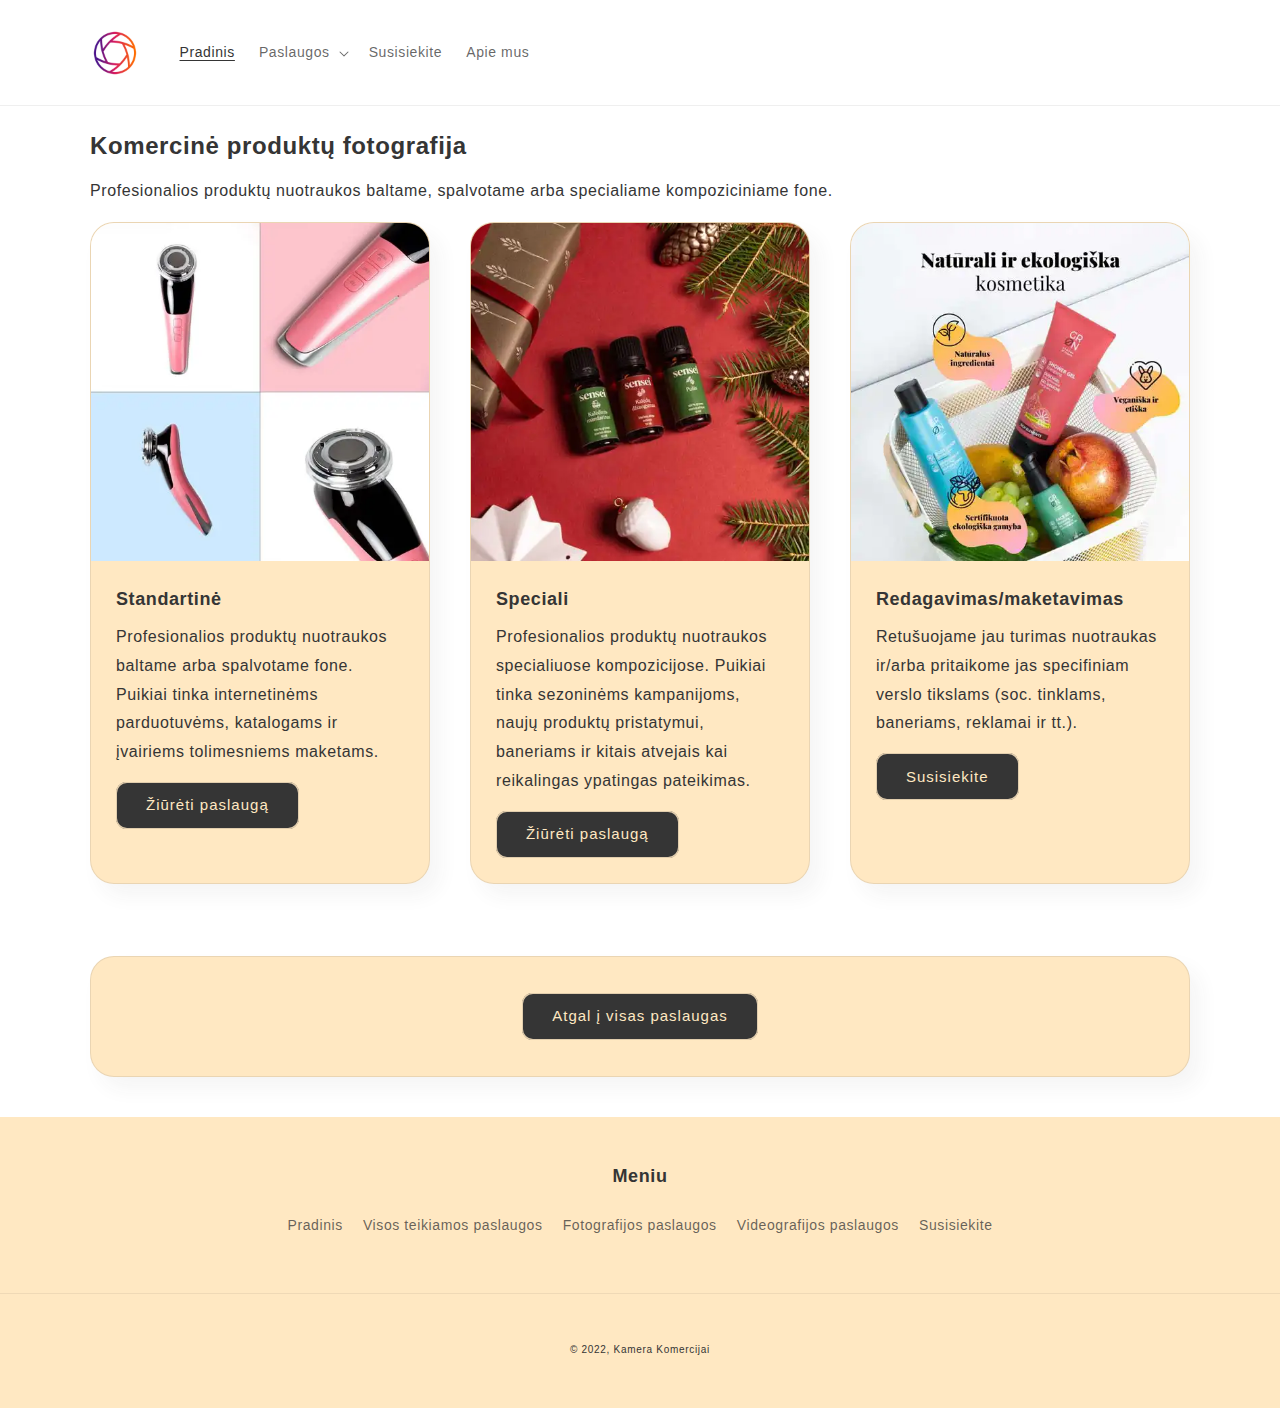
<file: produktu-fotografijos-paslaugos.html>
<!DOCTYPE html>
<html
  class="js"
  lang="lt-LT"
  style="padding-bottom: 0px; --header-bottom-position: 85px"
>
  <head>
    <meta charset="utf-8" />
    <meta http-equiv="X-UA-Compatible" content="IE=edge" />
    <meta name="viewport" content="width=device-width,initial-scale=1" />
    <meta name="theme-color" content="" />
     <!-- Google tag (gtag.js) -->
<script async src="https://www.googletagmanager.com/gtag/js?id=G-5LF94EM5QG"></script>
<script>
  window.dataLayer = window.dataLayer || [];
  function gtag(){dataLayer.push(arguments);}
  gtag('js', new Date());

  gtag('config', 'G-5LF94EM5QG');
</script>
    <link
      rel="canonical"
      href="https://kamerakomercijai.lt/produktu-fotografija-standartine.html"
    />
    <title>Produktų fotografijos paslaugos | Kamera Komercijai</title>
    <link rel="icon" href="./img/kamera-komercijai.ico">
    <meta
      name="description"
      content="Produktų fotografijos paslaugos | Kamera Komercijai"
    />

    <meta property="og:site_name" content="Kamera Komercijai" />
    <meta
      property="og:url"
      content="https://kamerakomercijai.lt/produktu-fotografija-standartine.html"
    />
    <meta
      property="og:title"
      content="Produktų fotografijos paslaugos | Kamera Komercijai"
    />
    <meta property="og:type" content="website" />
    <meta
      property="og:description"
      content="Produktų fotografijos paslaugos | Kamera Komercijai"
    />
    <meta property="og:image" content="./img/kamera-komercijai-1.jpg" />
    <meta property="og:image:width" content="3826" />
    <meta property="og:image:height" content="2152" />
    <meta name="twitter:card" content="summary_large_image" />
    <meta
      name="twitter:title"
      content="Produktų fotografijos paslaugos | Kamera Komercijai"
    />
    <meta
      name="twitter:description"
      content="Produktų fotografijos paslaugos | Kamera Komercijai"
    />

    <script src="./js/global.js" defer="defer"></script>

    <link href="./css/base.css" rel="stylesheet" type="text/css" media="all" />

    <link
      rel="stylesheet"
      href="./css/component-menu-drawer.css"
      media="all"
      onload="this.media='all'"
    />

    <link
      rel="stylesheet"
      href="./css/component-mega-menu.css"
      media="all"
      onload="this.media='all'"
    />

    <link
      href="./css/section-multicolumn.css"
      rel="stylesheet"
      type="text/css"
      media="all"
    />
    <link
      href="./css/component-image-with-text.css"
      rel="stylesheet"
      type="text/css"
      media="all"
    />
    <link
      href="./css/collage.css"
      rel="stylesheet"
      type="text/css"
      media="all"
    />
    <link
      href="./css/component-modal-video.css"
      rel="stylesheet"
      type="text/css"
      media="all"
    />
    <link
      rel="stylesheet"
      href="./css/component-deferred-media.css"
      media="all"
      onload="this.media='all'"
    />

    <link
      rel="stylesheet"
      href="./css/section-rich-text.css"
      media="all"
      onload="this.media='all'"
    />

    <link
      href="./css/section-footer.css"
      rel="stylesheet"
      type="text/css"
      media="all"
    />
    <link
      href="./css/additional-styles.css"
      rel="stylesheet"
      type="text/css"
      media="all"
    />
  </head>

  <body class="gradient" cz-shortcut-listen="true">
    <div id="section-header" class="section-header">
      <sticky-header
        class="header-wrapper color-background-1 gradient header-wrapper--border-bottom"
      >
        <header class="header header--middle-left page-width header--has-menu">
          <header-drawer data-breakpoint="tablet">
            <details
              id="Details-menu-drawer-container"
              class="menu-drawer-container"
            >
              <summary
                class="header__icon header__icon--menu header__icon--summary link focus-inset"
                aria-label="Meniu"
                role="button"
                aria-expanded="false"
                aria-controls="menu-drawer"
              >
                <span>
                  <svg
                    xmlns="http://www.w3.org/2000/svg"
                    aria-hidden="true"
                    focusable="false"
                    role="presentation"
                    class="icon icon-hamburger"
                    fill="none"
                    viewBox="0 0 18 16"
                  >
                    <path
                      d="M1 .5a.5.5 0 100 1h15.71a.5.5 0 000-1H1zM.5 8a.5.5 0 01.5-.5h15.71a.5.5 0 010 1H1A.5.5 0 01.5 8zm0 7a.5.5 0 01.5-.5h15.71a.5.5 0 010 1H1a.5.5 0 01-.5-.5z"
                      fill="currentColor"
                    ></path>
                  </svg>

                  <svg
                    xmlns="http://www.w3.org/2000/svg"
                    aria-hidden="true"
                    focusable="false"
                    role="presentation"
                    class="icon icon-close"
                    fill="none"
                    viewBox="0 0 18 17"
                  >
                    <path
                      d="M.865 15.978a.5.5 0 00.707.707l7.433-7.431 7.579 7.282a.501.501 0 00.846-.37.5.5 0 00-.153-.351L9.712 8.546l7.417-7.416a.5.5 0 10-.707-.708L8.991 7.853 1.413.573a.5.5 0 10-.693.72l7.563 7.268-7.418 7.417z"
                      fill="currentColor"
                    ></path>
                  </svg>
                </span>
              </summary>
              <div
                id="menu-drawer"
                class="gradient menu-drawer motion-reduce"
                tabindex="-1"
              >
                <div class="menu-drawer__inner-container">
                  <div class="menu-drawer__navigation-container">
                    <nav class="menu-drawer__navigation">
                      <ul
                        class="menu-drawer__menu has-submenu list-menu"
                        role="list"
                      >
                        <li>
                          <a
                            href="/"
                            class="menu-drawer__menu-item list-menu__item link link--text focus-inset menu-drawer__menu-item--active"
                            aria-current="page"
                          >
                            Pradinis
                          </a>
                        </li>
                        <li>
                          <details id="Details-menu-drawer-menu-item-2">
                            <summary
                              class="menu-drawer__menu-item list-menu__item link link--text focus-inset"
                              role="button"
                              aria-expanded="false"
                              aria-controls="link-Grožis"
                            >
                              Paslaugos<svg
                                viewBox="0 0 14 10"
                                fill="none"
                                aria-hidden="true"
                                focusable="false"
                                role="presentation"
                                class="icon icon-arrow"
                                xmlns="http://www.w3.org/2000/svg"
                              >
                                <path
                                  fill-rule="evenodd"
                                  clip-rule="evenodd"
                                  d="M8.537.808a.5.5 0 01.817-.162l4 4a.5.5 0 010 .708l-4 4a.5.5 0 11-.708-.708L11.793 5.5H1a.5.5 0 010-1h10.793L8.646 1.354a.5.5 0 01-.109-.546z"
                                  fill="currentColor"
                                ></path>
                              </svg>

                              <svg
                                aria-hidden="true"
                                focusable="false"
                                role="presentation"
                                class="icon icon-caret"
                                viewBox="0 0 10 6"
                              >
                                <path
                                  fill-rule="evenodd"
                                  clip-rule="evenodd"
                                  d="M9.354.646a.5.5 0 00-.708 0L5 4.293 1.354.646a.5.5 0 00-.708.708l4 4a.5.5 0 00.708 0l4-4a.5.5 0 000-.708z"
                                  fill="currentColor"
                                ></path>
                              </svg>
                            </summary>
                            <div
                              class="menu-drawer__submenu has-submenu gradient motion-reduce"
                              tabindex="-1"
                            >
                              <div class="menu-drawer__inner-submenu">
                                <button
                                  class="menu-drawer__close-button link link--text focus-inset"
                                  aria-expanded="true"
                                >
                                  <svg
                                    viewBox="0 0 14 10"
                                    fill="none"
                                    aria-hidden="true"
                                    focusable="false"
                                    role="presentation"
                                    class="icon icon-arrow"
                                    xmlns="http://www.w3.org/2000/svg"
                                  >
                                    <path
                                      fill-rule="evenodd"
                                      clip-rule="evenodd"
                                      d="M8.537.808a.5.5 0 01.817-.162l4 4a.5.5 0 010 .708l-4 4a.5.5 0 11-.708-.708L11.793 5.5H1a.5.5 0 010-1h10.793L8.646 1.354a.5.5 0 01-.109-.546z"
                                      fill="currentColor"
                                    ></path>
                                  </svg>

                                  Paslaugos
                                </button>
                                <ul
                                  class="menu-drawer__menu list-menu"
                                  role="list"
                                  tabindex="-1"
                                >
                                  <li>
                                    <a
                                      href="./produktu-fotografijos-paslaugos.html"
                                      class="menu-drawer__menu-item link link--text list-menu__item focus-inset"
                                      >Produktų fotografija</a
                                    >
                                  </li>
                                  <li>
                                    <a
                                      href="./produktu-videografijos-paslaugos.html"
                                      class="menu-drawer__menu-item link link--text list-menu__item focus-inset"
                                      >Produktų videografija</a
                                    >
                                  </li>
                                </ul>
                              </div>
                            </div>
                          </details>
                        </li>
                        <li>
                          <a
                            href="./susisiekite.html"
                            class="menu-drawer__menu-item list-menu__item link link--text focus-inset"
                          >
                            Susisiekite
                          </a>
                        </li>
                        <li>
                          <a
                            href="./apie.html"
                            class="menu-drawer__menu-item list-menu__item link link--text focus-inset"
                          >
                            Apie mus
                          </a>
                        </li>
                      </ul>
                    </nav>
                  </div>
                </div>
              </div>
            </details>
          </header-drawer>
          <h1 class="header__heading">
            <a
              href="./"
              class="header__heading-link link link--text focus-inset"
              ><img
                src="./img/logo.png"
                alt="Kamera Komercijai"
                srcset="./img/logo.png"
                width="50"
                height="50.0"
                class="header__heading-logo"
              />
            </a>
          </h1>
          <nav class="header__inline-menu">
            <ul class="list-menu list-menu--inline" role="list">
              <li>
                <a
                  href="./"
                  class="header__menu-item header__menu-item list-menu__item link link--text"
                  aria-current="page"
                >
                  <span class="header__active-menu-item">Pradinis</span>
                </a>
              </li>
              <li>
                <header-menu>
                  <details id="Details-HeaderMenu-2" class="mega-menu">
                    <summary
                      class="header__menu-item list-menu__item link focus-inset"
                      role="button"
                      aria-expanded="false"
                      aria-controls="MegaMenu-Content-2"
                    >
                      <span>Paslaugos</span>

                      <svg
                        aria-hidden="true"
                        focusable="false"
                        role="presentation"
                        class="icon icon-caret"
                        viewBox="0 0 10 6"
                      >
                        <path
                          fill-rule="evenodd"
                          clip-rule="evenodd"
                          d="M9.354.646a.5.5 0 00-.708 0L5 4.293 1.354.646a.5.5 0 00-.708.708l4 4a.5.5 0 00.708 0l4-4a.5.5 0 000-.708z"
                          fill="currentColor"
                        ></path>
                      </svg>
                    </summary>
                    <div
                      id="MegaMenu-Content-2"
                      class="mega-menu__content gradient motion-reduce global-settings-popup"
                      tabindex="-1"
                    >
                      <ul class="mega-menu__list page-width" role="list">
                        <li>
                          <a
                            href="./produktu-fotografijos-paslaugos.html"
                            class="mega-menu__link mega-menu__link--level-2 link"
                            >Produktų fotografija</a
                          >
                        </li>
                        <li>
                          <a
                            href="./produktu-videografijos-paslaugos.html"
                            class="mega-menu__link mega-menu__link--level-2 link"
                            >Produktų videografija</a
                          >
                        </li>
                      </ul>
                    </div>
                  </details>
                </header-menu>
              </li>
              <li>
                <a
                  href="./susisiekite.html"
                  class="header__menu-item header__menu-item list-menu__item link link--text focus-inset"
                >
                  <span>Susisiekite</span>
                </a>
              </li>
              <li>
                <a
                  href="./apie.html"
                  class="header__menu-item header__menu-item list-menu__item link link--text focus-inset"
                >
                  <span>Apie mus</span>
                </a>
              </li>
            </ul>
          </nav>
        </header>
      </sticky-header>
    </div>

    <main id="MainContent" class="content-for-layout" role="main" tabindex="-1">
      <section class="section">
        <style
          data-shopify=""
          data-shopify-editor='{"accessedSettings":[{"id":"padding_top","section_id":"template--16513019183329__d3e051b8-676d-4690-aed6-48fad7c940cc"},{"id":"padding_bottom","section_id":"template--16513019183329__d3e051b8-676d-4690-aed6-48fad7c940cc"}],"filteredColorSettings":[]}'
        >
          :root {
          }
          .section-template--16513019183329__d3e051b8-676d-4690-aed6-48fad7c940cc-padding {
            padding-top: 0px;
            padding-bottom: 27px;
          }

          @media screen and (min-width: 750px) {
            .section-template--16513019183329__d3e051b8-676d-4690-aed6-48fad7c940cc-padding {
              padding-top: 0px;
              padding-bottom: 36px;
            }
          }
        </style>
        <div class="multicolumn color-background-2 gradient">
          <div
            class="page-width section-template--16513019183329__d3e051b8-676d-4690-aed6-48fad7c940cc-padding isolate"
          >
            <div
              class="title-wrapper--self-padded-mobile title-wrapper--no-top-margin"
            >
              <h2
                class="title h2"
                data-live-text-setting="section.template--16513019183329__1deb5e98-9b29-441a-92ca-7669a6adfd77.title/escape"
              >
                Komercinė produktų fotografija
              </h2>
              <p>
                Profesionalios produktų nuotraukos baltame, spalvotame arba
                specialiame kompoziciniame fone.
              </p>
            </div>

            <slider-component class="slider-mobile-gutter">
              <ul
                class="multicolumn-list contains-content-container grid grid--1-col-tablet-down grid--3-col-desktop"
                id="Slider-template--16513019183329__d3e051b8-676d-4690-aed6-48fad7c940cc"
                role="list"
              >
                <li
                  id="Slide-template--16513019183329__d3e051b8-676d-4690-aed6-48fad7c940cc-1"
                  class="multicolumn-list__item grid__item"
                  data-shopify-editor-block='{"id":"template--16513019183329__d3e051b8-676d-4690-aed6-48fad7c940cc-1666419154ddf9c3c6-0","type":"column"}'
                >
                  <div class="multicolumn-card content-container">
                    <div
                      class="multicolumn-card__image-wrapper multicolumn-card__image-wrapper--full-width"
                    >
                      <div class="media media--transparent media--square">
                        <img
                          class="multicolumn-card__image"
                          srcset="
                            ./img/produktu-komercine-fotografija---1-link.webp
                          "
                          src="./img/produktu-komercine-fotografija---1-link.webp"
                          sizes="(min-width: 990px) 550px,
                                    (min-width: 750px) 550px,
                                    calc(100vw - 30px)"
                          alt="Komercinės produktų fotografijos paslauga - standartinė baltame ar spalvotame fone"
                          height="1500"
                          width="1500"
                          loading="lazy"
                        />
                      </div>
                    </div>
                    <div class="multicolumn-card__info">
                      <h3
                        data-live-text-setting="section.template--16513019183329__d3e051b8-676d-4690-aed6-48fad7c940cc.block.template--16513019183329__d3e051b8-676d-4690-aed6-48fad7c940cc-1666419154ddf9c3c6-0.title/escape"
                      >
                        Standartinė
                      </h3>
                      <div
                        class="rte"
                        data-live-text-setting="section.template--16513019183329__d3e051b8-676d-4690-aed6-48fad7c940cc.block.template--16513019183329__d3e051b8-676d-4690-aed6-48fad7c940cc-1666419154ddf9c3c6-0.text"
                      >
                        <p>
                          Profesionalios produktų nuotraukos baltame arba
                          spalvotame fone. Puikiai tinka internetinėms
                          parduotuvėms, katalogams ir įvairiems tolimesniems
                          maketams.
                        </p>
                      </div>

                      <a
                        href="./produktu-fotografija-standartine.html"
                        class="button button--primary"
                        style="margin-top: 1.5rem"
                        >Žiūrėti paslaugą</a
                      >
                    </div>
                  </div>
                </li>
                <li
                  id="Slide-template--16513019183329__d3e051b8-676d-4690-aed6-48fad7c940cc-2"
                  class="multicolumn-list__item grid__item"
                  data-shopify-editor-block='{"id":"template--16513019183329__d3e051b8-676d-4690-aed6-48fad7c940cc-1666419154ddf9c3c6-2","type":"column"}'
                >
                  <div class="multicolumn-card content-container">
                    <div
                      class="multicolumn-card__image-wrapper multicolumn-card__image-wrapper--full-width"
                    >
                      <div class="media media--transparent media--square">
                        <img
                          class="multicolumn-card__image"
                          srcset="
                            ./img/produktu-komercine-fotografija-speciali---3-link.webp
                          "
                          src="./img/produktu-komercine-fotografija-speciali---3-link.webp"
                          sizes="(min-width: 990px) 550px,
                                    (min-width: 750px) 550px,
                                    calc(100vw - 30px)"
                          alt="Komercinės produktų fotografijos paslauga - specialiame fone"
                          height="1500"
                          width="1500"
                          loading="lazy"
                        />
                      </div>
                    </div>
                    <div class="multicolumn-card__info">
                      <h3
                        data-live-text-setting="section.template--16513019183329__d3e051b8-676d-4690-aed6-48fad7c940cc.block.template--16513019183329__d3e051b8-676d-4690-aed6-48fad7c940cc-1666419154ddf9c3c6-2.title/escape"
                      >
                        Speciali
                      </h3>
                      <div
                        class="rte"
                        data-live-text-setting="section.template--16513019183329__d3e051b8-676d-4690-aed6-48fad7c940cc.block.template--16513019183329__d3e051b8-676d-4690-aed6-48fad7c940cc-1666419154ddf9c3c6-2.text"
                      >
                        <p>
                          Profesionalios produktų nuotraukos specialiuose
                          kompozicijose. Puikiai tinka sezoninėms kampanijoms,
                          naujų produktų pristatymui, baneriams ir kitais
                          atvejais kai reikalingas ypatingas pateikimas.
                        </p>
                      </div>
                      <a
                        href="./produktu-fotografija-speciali.html"
                        class="button button--primary"
                        style="margin-top: 1.5rem"
                        >Žiūrėti paslaugą</a
                      >
                    </div>
                  </div>
                </li>
                <li
                  id="Slide-template--16513019183329__d3e051b8-676d-4690-aed6-48fad7c940cc-3"
                  class="multicolumn-list__item grid__item"
                  data-shopify-editor-block='{"id":"2991ec0b-a0a9-4473-b198-dec11dc4c0a3","type":"column"}'
                >
                  <div class="multicolumn-card content-container">
                    <div
                      class="multicolumn-card__image-wrapper multicolumn-card__image-wrapper--full-width"
                    >
                      <div class="media media--transparent media--square">
                        <img
                          class="multicolumn-card__image"
                          srcset="
                            ./img/produktu-komercine-fotografija-maketavimas---1-link.webp
                          "
                          src="./img/produktu-komercine-fotografija-maketavimas---1-link.webp"
                          sizes="(min-width: 990px) 550px,
                                    (min-width: 750px) 550px,
                                    calc(100vw - 30px)"
                          alt="Komercinės produktų fotografijos paslauga - nuotraukų retušavimas maketavimas socialiniams tinklams"
                          height="1500"
                          width="1500"
                          loading="lazy"
                        />
                      </div>
                    </div>
                    <div class="multicolumn-card__info">
                      <h3
                        data-live-text-setting="section.template--16513019183329__d3e051b8-676d-4690-aed6-48fad7c940cc.block.2991ec0b-a0a9-4473-b198-dec11dc4c0a3.title/escape"
                      >
                        Redagavimas/maketavimas
                      </h3>
                      <div
                        class="rte"
                        data-live-text-setting="section.template--16513019183329__d3e051b8-676d-4690-aed6-48fad7c940cc.block.2991ec0b-a0a9-4473-b198-dec11dc4c0a3.text"
                      >
                        <p>
                          Retušuojame jau turimas nuotraukas ir/arba pritaikome
                          jas specifiniam verslo tikslams (soc. tinklams,
                          baneriams, reklamai ir tt.).
                        </p>
                      </div>
                      <a
                        href="./susisiekite.html"
                        class="button button--primary"
                        style="margin-top: 1.5rem"
                        >Susisiekite</a
                      >
                    </div>
                  </div>
                </li>
              </ul></slider-component
            >
            <div class="center"></div>
          </div>
        </div>
      </section>

      <section class="section">
        <style>
          .section-template--16513019183329__5b1ec1ed-9bda-428b-87c2-aafb28652789-padding {
            padding-top: 27px;
            padding-bottom: 27px;
          }

          @media screen and (min-width: 750px) {
            .section-template--16513019183329__5b1ec1ed-9bda-428b-87c2-aafb28652789-padding {
              padding-top: 36px;
              padding-bottom: 36px;
            }
          }
        </style>
        <div class="isolate page-width">
          <div
            class="rich-text content-container color-accent-1 gradient section-template--16513019183329__5b1ec1ed-9bda-428b-87c2-aafb28652789-padding"
          >
            <div class="rich-text__wrapper rich-text__wrapper--center">
              <div class="rich-text__blocks center">
                <div class="rich-text__buttons">
                  <a
                    href="./teikiamos-paslaugos.html"
                    role="link"
                    class="button button--primary"
                    >Atgal į visas paslaugas</a
                  >
                </div>
              </div>
            </div>
          </div>
        </div>
      </section>
    </main>

    <footer class="footer color-accent-1 gradient section-footer-padding">
      <style>
        .footer {
          margin-top: 30px;
        }

        .section-footer-padding {
          padding-top: 36px;
          padding-bottom: 36px;
        }

        @media screen and (min-width: 750px) {
          .footer {
            margin-top: 40px;
          }

          .section-footer-padding {
            padding-top: 48px;
            padding-bottom: 48px;
          }
        }
      </style>
      <div class="footer__content-top page-width">
        <div
          class="footer__blocks-wrapper grid grid--1-col grid--2-col grid--4-col-tablet"
        >
          <div
            class="footer-block grid__item footer-block--menu"
            data-shopify-editor-block='{"id":"linklist","type":"link_list"}'
          >
            <h2 class="footer-block__heading">Meniu</h2>
            <ul class="footer-block__details-content list-unstyled">
              <li>
                <a
                  href="./index.html"
                  class="link link--text list-menu__item list-menu__item--link"
                >
                  Pradinis
                </a>
              </li>
              <li>
                <a
                  href="./teikiamos-paslaugos.html"
                  class="link link--text list-menu__item list-menu__item--link"
                >
                  Visos teikiamos paslaugos
                </a>
              </li>
              <li>
                <a
                  href="./produktu-fotografijos-paslaugos.html"
                  class="link link--text list-menu__item list-menu__item--link"
                >
                  Fotografijos paslaugos
                </a>
              </li>
              <li>
                <a
                  href="./produktu-videografijos-paslaugos.html"
                  class="link link--text list-menu__item list-menu__item--link"
                >
                  Videografijos paslaugos
                </a>
              </li>
              <li>
                <a
                  href="./susisiekite.html"
                  class="link link--text list-menu__item list-menu__item--link"
                >
                  Susisiekite
                </a>
              </li>
            </ul>
          </div>
        </div>
      </div>
      <div class="footer__content-bottom">
        <div class="footer__content-bottom-wrapper page-width">
          <div class="footer__column footer__localization isolate"></div>
          <div class="footer__column footer__column--info">
            <div class="footer__copyright caption">
              <small class="copyright__content"
                >© 2022, <a href="/" title="">Kamera Komercijai</a></small
              >
            </div>
          </div>
        </div>
      </div>
    </footer>
  </body>
</html>
</file>
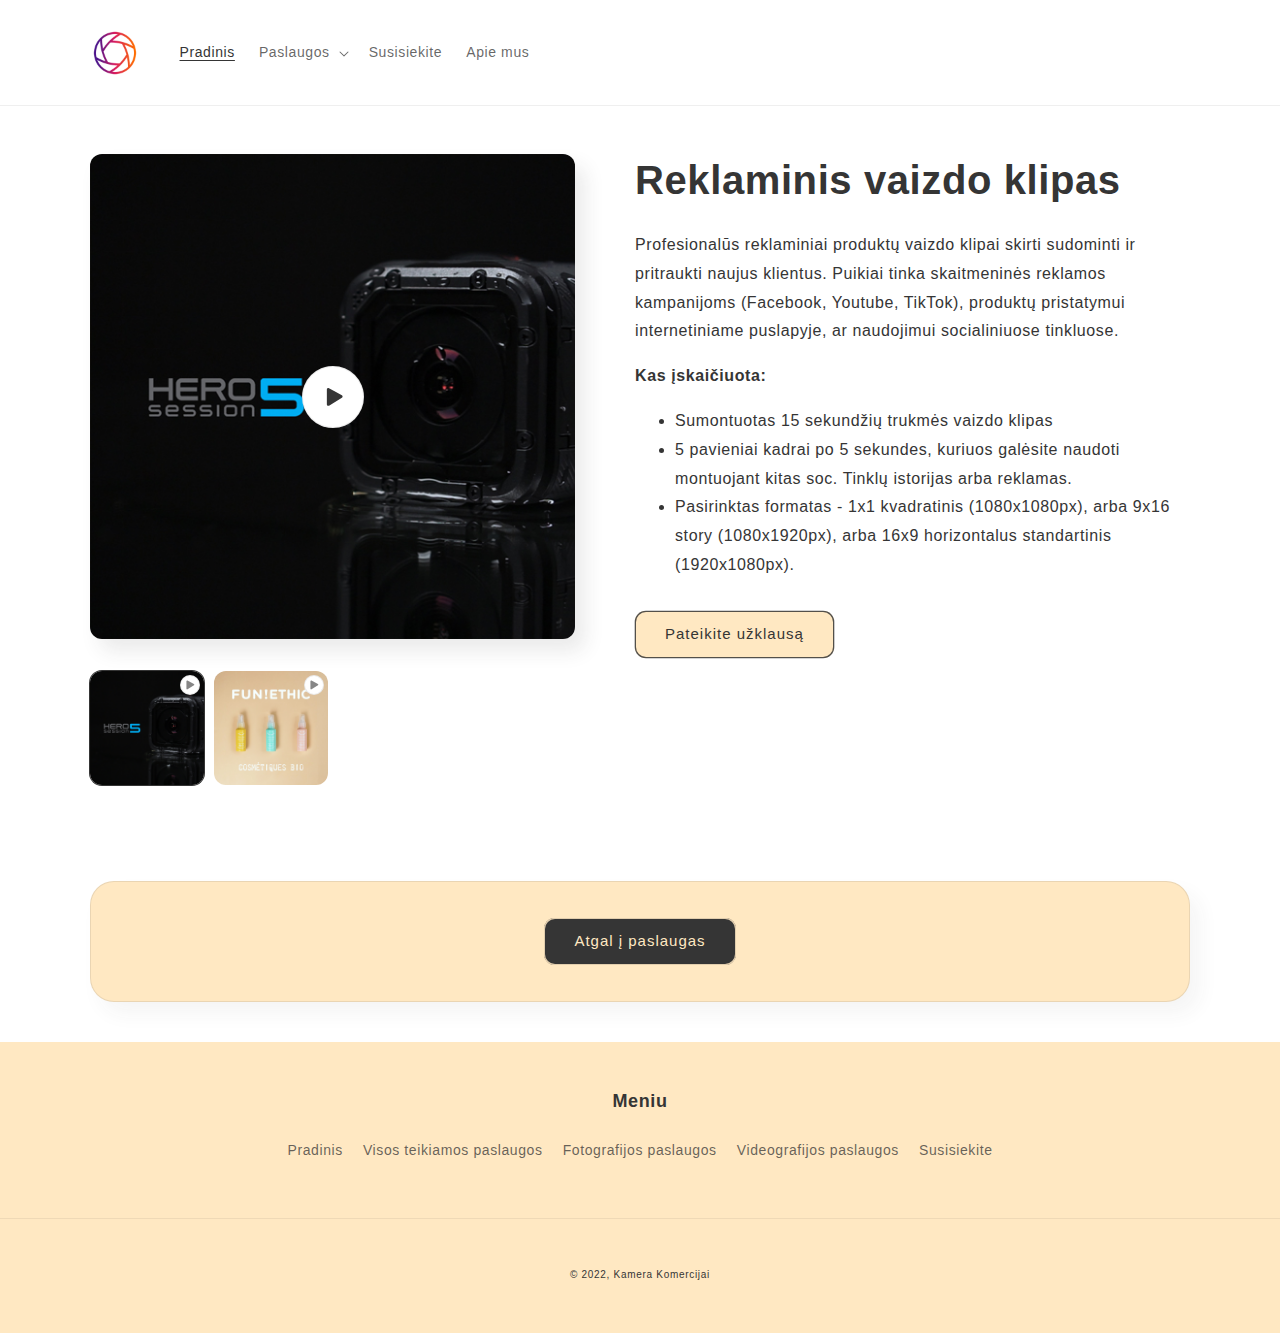
<file: produktu-videografija-reklaminis.html>
<!DOCTYPE html>
<html
  class="js"
  lang="lt-LT"
  style="padding-bottom: 0px; --header-bottom-position: 85px"
>
  <head>
    <meta charset="utf-8" />
    <meta http-equiv="X-UA-Compatible" content="IE=edge" />
    <meta name="viewport" content="width=device-width,initial-scale=1" />
    <meta name="theme-color" content="" />
     <!-- Google tag (gtag.js) -->
<script async src="https://www.googletagmanager.com/gtag/js?id=G-5LF94EM5QG"></script>
<script>
  window.dataLayer = window.dataLayer || [];
  function gtag(){dataLayer.push(arguments);}
  gtag('js', new Date());

  gtag('config', 'G-5LF94EM5QG');
</script>
    <link
      rel="canonical"
      href="https://kamerakomercijai.lt/produktu-videografija-reklaminis.html"
    />
    <title>Produktų vaizdo klipas - reklaminis | Kamera Komercijai</title>
    <link rel="icon" href="./img/kamera-komercijai.ico">
    <meta
      name="description"
      content="Produktų reklaminiai vaizdo klipai skirti sudominti ir pritraukti naujus klientus. Puikiai tinka skaitmeninės reklamos kampanijoms (Facebook, Youtube, TikTok) ir produktų pristatymui."
    />

    <meta property="og:site_name" content="Kamera Komercijai" />
    <meta
      property="og:url"
      content="https://kamerakomercijai.lt/produktu-videografija-reklaminis.html"
    />
    <meta
      property="og:title"
      content="Kamera Komercijai | Profesionalios fotografijos ir videografijos paslaugos jūsų verslui."
    />
    <meta property="og:type" content="website" />
    <meta
      property="og:description"
      content="Kamera Komercijai - Profesionalios fotografijos ir videografijos paslaugos jūsų verslui."
    />
    <meta property="og:image" content="./img/kamera-komercijai-1.jpg" />
    <meta property="og:image:width" content="3826" />
    <meta property="og:image:height" content="2152" />
    <meta name="twitter:card" content="summary_large_image" />
    <meta
      name="twitter:title"
      content="Kamera Komercijai | Profesionalios fotografijos ir videografijos paslaugos jūsų verslui."
    />
    <meta
      name="twitter:description"
      content="Kamera Komercijai | Profesionalios fotografijos ir videografijos paslaugos jūsų verslui."
    />

    <script src="./js/global.js" defer="defer"></script>

    <link href="./css/base.css" rel="stylesheet" type="text/css" media="all" />

    <link
      rel="stylesheet"
      href="./css/component-menu-drawer.css"
      media="all"
      onload="this.media='all'"
    />

    <link
      rel="stylesheet"
      href="./css/component-mega-menu.css"
      media="all"
      onload="this.media='all'"
    />

    <link
      href="./css/section-multicolumn.css"
      rel="stylesheet"
      type="text/css"
      media="all"
    />
    <link
      href="./css/component-image-with-text.css"
      rel="stylesheet"
      type="text/css"
      media="all"
    />
    <link
      href="./css/collage.css"
      rel="stylesheet"
      type="text/css"
      media="all"
    />
    <link
      href="./css/component-modal-video.css"
      rel="stylesheet"
      type="text/css"
      media="all"
    />
    <link
      rel="stylesheet"
      href="./css/component-deferred-media.css"
      media="all"
      onload="this.media='all'"
    />

    <link
      rel="stylesheet"
      href="./css/section-rich-text.css"
      media="all"
      onload="this.media='all'"
    />

    <link
      href="./css/section-footer.css"
      rel="stylesheet"
      type="text/css"
      media="all"
    />
    <link
      href="./css/additional-styles.css"
      rel="stylesheet"
      type="text/css"
      media="all"
    />
    <link
      href="./css/section-main-product.css"
      rel="stylesheet"
      type="text/css"
      media="all"
    />
    <link
      href="./css/component-slider.css"
      rel="stylesheet"
      type="text/css"
      media="all"
    />
  </head>

  <body class="gradient" cz-shortcut-listen="true">
    <div id="section-header" class="section-header">
      <sticky-header
        class="header-wrapper color-background-1 gradient header-wrapper--border-bottom"
      >
        <header class="header header--middle-left page-width header--has-menu">
          <header-drawer data-breakpoint="tablet">
            <details
              id="Details-menu-drawer-container"
              class="menu-drawer-container"
            >
              <summary
                class="header__icon header__icon--menu header__icon--summary link focus-inset"
                aria-label="Meniu"
                role="button"
                aria-expanded="false"
                aria-controls="menu-drawer"
              >
                <span>
                  <svg
                    xmlns="http://www.w3.org/2000/svg"
                    aria-hidden="true"
                    focusable="false"
                    role="presentation"
                    class="icon icon-hamburger"
                    fill="none"
                    viewBox="0 0 18 16"
                  >
                    <path
                      d="M1 .5a.5.5 0 100 1h15.71a.5.5 0 000-1H1zM.5 8a.5.5 0 01.5-.5h15.71a.5.5 0 010 1H1A.5.5 0 01.5 8zm0 7a.5.5 0 01.5-.5h15.71a.5.5 0 010 1H1a.5.5 0 01-.5-.5z"
                      fill="currentColor"
                    ></path>
                  </svg>

                  <svg
                    xmlns="http://www.w3.org/2000/svg"
                    aria-hidden="true"
                    focusable="false"
                    role="presentation"
                    class="icon icon-close"
                    fill="none"
                    viewBox="0 0 18 17"
                  >
                    <path
                      d="M.865 15.978a.5.5 0 00.707.707l7.433-7.431 7.579 7.282a.501.501 0 00.846-.37.5.5 0 00-.153-.351L9.712 8.546l7.417-7.416a.5.5 0 10-.707-.708L8.991 7.853 1.413.573a.5.5 0 10-.693.72l7.563 7.268-7.418 7.417z"
                      fill="currentColor"
                    ></path>
                  </svg>
                </span>
              </summary>
              <div
                id="menu-drawer"
                class="gradient menu-drawer motion-reduce"
                tabindex="-1"
              >
                <div class="menu-drawer__inner-container">
                  <div class="menu-drawer__navigation-container">
                    <nav class="menu-drawer__navigation">
                      <ul
                        class="menu-drawer__menu has-submenu list-menu"
                        role="list"
                      >
                        <li>
                          <a
                            href="/"
                            class="menu-drawer__menu-item list-menu__item link link--text focus-inset menu-drawer__menu-item--active"
                            aria-current="page"
                          >
                            Pradinis
                          </a>
                        </li>
                        <li>
                          <details id="Details-menu-drawer-menu-item-2">
                            <summary
                              class="menu-drawer__menu-item list-menu__item link link--text focus-inset"
                              role="button"
                              aria-expanded="false"
                              aria-controls="link-Grožis"
                            >
                              Paslaugos<svg
                                viewBox="0 0 14 10"
                                fill="none"
                                aria-hidden="true"
                                focusable="false"
                                role="presentation"
                                class="icon icon-arrow"
                                xmlns="http://www.w3.org/2000/svg"
                              >
                                <path
                                  fill-rule="evenodd"
                                  clip-rule="evenodd"
                                  d="M8.537.808a.5.5 0 01.817-.162l4 4a.5.5 0 010 .708l-4 4a.5.5 0 11-.708-.708L11.793 5.5H1a.5.5 0 010-1h10.793L8.646 1.354a.5.5 0 01-.109-.546z"
                                  fill="currentColor"
                                ></path>
                              </svg>

                              <svg
                                aria-hidden="true"
                                focusable="false"
                                role="presentation"
                                class="icon icon-caret"
                                viewBox="0 0 10 6"
                              >
                                <path
                                  fill-rule="evenodd"
                                  clip-rule="evenodd"
                                  d="M9.354.646a.5.5 0 00-.708 0L5 4.293 1.354.646a.5.5 0 00-.708.708l4 4a.5.5 0 00.708 0l4-4a.5.5 0 000-.708z"
                                  fill="currentColor"
                                ></path>
                              </svg>
                            </summary>
                            <div
                              class="menu-drawer__submenu has-submenu gradient motion-reduce"
                              tabindex="-1"
                            >
                              <div class="menu-drawer__inner-submenu">
                                <button
                                  class="menu-drawer__close-button link link--text focus-inset"
                                  aria-expanded="true"
                                >
                                  <svg
                                    viewBox="0 0 14 10"
                                    fill="none"
                                    aria-hidden="true"
                                    focusable="false"
                                    role="presentation"
                                    class="icon icon-arrow"
                                    xmlns="http://www.w3.org/2000/svg"
                                  >
                                    <path
                                      fill-rule="evenodd"
                                      clip-rule="evenodd"
                                      d="M8.537.808a.5.5 0 01.817-.162l4 4a.5.5 0 010 .708l-4 4a.5.5 0 11-.708-.708L11.793 5.5H1a.5.5 0 010-1h10.793L8.646 1.354a.5.5 0 01-.109-.546z"
                                      fill="currentColor"
                                    ></path>
                                  </svg>

                                  Paslaugos
                                </button>
                                <ul
                                  class="menu-drawer__menu list-menu"
                                  role="list"
                                  tabindex="-1"
                                >
                                  <li>
                                    <a
                                      href="./produktu-fotografijos-paslaugos.html"
                                      class="menu-drawer__menu-item link link--text list-menu__item focus-inset"
                                      >Produktų fotografija</a
                                    >
                                  </li>
                                  <li>
                                    <a
                                      href="./produktu-videografijos-paslaugos.html"
                                      class="menu-drawer__menu-item link link--text list-menu__item focus-inset"
                                      >Produktų videografija</a
                                    >
                                  </li>
                                </ul>
                              </div>
                            </div>
                          </details>
                        </li>
                        <li>
                          <a
                            href="./susisiekite.html"
                            class="menu-drawer__menu-item list-menu__item link link--text focus-inset"
                          >
                            Susisiekite
                          </a>
                        </li>
                        <li>
                          <a
                            href="./apie.html"
                            class="menu-drawer__menu-item list-menu__item link link--text focus-inset"
                          >
                            Apie mus
                          </a>
                        </li>
                      </ul>
                    </nav>
                  </div>
                </div>
              </div>
            </details>
          </header-drawer>
          <h1 class="header__heading">
            <a
              href="./"
              class="header__heading-link link link--text focus-inset"
              ><img
                src="./img/logo.png"
                alt="Kamera Komercijai"
                srcset="./img/logo.png"
                width="50"
                height="50.0"
                class="header__heading-logo"
              />
            </a>
          </h1>
          <nav class="header__inline-menu">
            <ul class="list-menu list-menu--inline" role="list">
              <li>
                <a
                  href="./"
                  class="header__menu-item header__menu-item list-menu__item link link--text"
                  aria-current="page"
                >
                  <span class="header__active-menu-item">Pradinis</span>
                </a>
              </li>
              <li>
                <header-menu>
                  <details id="Details-HeaderMenu-2" class="mega-menu">
                    <summary
                      class="header__menu-item list-menu__item link focus-inset"
                      role="button"
                      aria-expanded="false"
                      aria-controls="MegaMenu-Content-2"
                    >
                      <span>Paslaugos</span>

                      <svg
                        aria-hidden="true"
                        focusable="false"
                        role="presentation"
                        class="icon icon-caret"
                        viewBox="0 0 10 6"
                      >
                        <path
                          fill-rule="evenodd"
                          clip-rule="evenodd"
                          d="M9.354.646a.5.5 0 00-.708 0L5 4.293 1.354.646a.5.5 0 00-.708.708l4 4a.5.5 0 00.708 0l4-4a.5.5 0 000-.708z"
                          fill="currentColor"
                        ></path>
                      </svg>
                    </summary>
                    <div
                      id="MegaMenu-Content-2"
                      class="mega-menu__content gradient motion-reduce global-settings-popup"
                      tabindex="-1"
                    >
                      <ul class="mega-menu__list page-width" role="list">
                        <li>
                          <a
                            href="./produktu-fotografijos-paslaugos.html"
                            class="mega-menu__link mega-menu__link--level-2 link"
                            >Produktų fotografija</a
                          >
                        </li>
                        <li>
                          <a
                            href="./produktu-videografijos-paslaugos.html"
                            class="mega-menu__link mega-menu__link--level-2 link"
                            >Produktų videografija</a
                          >
                        </li>
                      </ul>
                    </div>
                  </details>
                </header-menu>
              </li>
              <li>
                <a
                  href="./susisiekite.html"
                  class="header__menu-item header__menu-item list-menu__item link link--text focus-inset"
                >
                  <span>Susisiekite</span>
                </a>
              </li>
              <li>
                <a
                  href="./apie.html"
                  class="header__menu-item header__menu-item list-menu__item link link--text focus-inset"
                >
                  <span>Apie mus</span>
                </a>
              </li>
            </ul>
          </nav>
        </header>
      </sticky-header>
    </div>

    <main id="MainContent" class="content-for-layout" role="main" tabindex="-1">
      <section
        id="shopify-section-template--16513019150561__main"
        class="shopify-section section"
      >
        <section
          id="MainProduct-template--16513019150561__main"
          class="page-width section-template--16513019150561__main-padding"
          data-section="template--16513019150561__main"
        >
          <style>
            .section-template--16513019150561__main-padding {
              padding-top: 18px;
              padding-bottom: 45px;
            }

            @media screen and (min-width: 750px) {
              .section-template--16513019150561__main-padding {
                padding-top: 24px;
                padding-bottom: 60px;
              }
            }
          </style>

          <div
            class="product product--small product--thumbnail grid grid--1-col grid--2-col-tablet"
          >
            <div class="grid__item product__media-wrapper">
              <media-gallery
                id="MediaGallery-template--16513019150561__main"
                role="region"
                class="product__media-gallery"
                aria-label="Galerijos žiūryklė"
                data-desktop-layout="thumbnail"
              >
                <div
                  id="GalleryStatus-template--16513019150561__main"
                  class="visually-hidden"
                  role="status"
                ></div>
                <slider-component
                  id="GalleryViewer-template--16513019150561__main"
                  class="slider-mobile-gutter"
                >
                  <a
                    class="skip-to-content-link button visually-hidden quick-add-hidden"
                    href="#ProductInfo-template--16513019150561__main"
                  >
                    Pereiti prie informacijos apie gaminį
                  </a>
                  <ul
                    id="Slider-Gallery-template--16513019150561__main"
                    class="product__media-list contains-media grid grid--peek list-unstyled slider slider--mobile"
                    role="presentation"
                  >
                    <li
                      id="Slide-template--16513019150561__main-31341126353121"
                      class="product__media-item grid__item slider__slide is-active product__media-item--full"
                      data-media-id="template--16513019150561__main-31341126353121"
                      role="presentation"
                    >
                      <noscript
                        ><span
                          class="product__media-icon motion-reduce quick-add-hidden"
                          ><svg
                            xmlns="http://www.w3.org/2000/svg"
                            aria-hidden="true"
                            focusable="false"
                            role="presentation"
                            class="icon icon-play"
                            fill="none"
                            viewBox="0 0 10 14"
                          >
                            <path
                              fill-rule="evenodd"
                              clip-rule="evenodd"
                              d="M1.48177 0.814643C0.81532 0.448245 0 0.930414 0 1.69094V12.2081C0 12.991 0.858787 13.4702 1.52503 13.0592L10.5398 7.49813C11.1918 7.09588 11.1679 6.13985 10.4965 5.77075L1.48177 0.814643Z"
                              fill="currentColor"
                            />
                          </svg>
                        </span>
                        <div
                          class="product__media media gradient global-media-settings"
                          style="padding-top: 100%"
                        >
                          <img
                            srcset="./img/reklaminis-video-1.jpg"
                            src="./img/reklaminis-video-1.jpg"
                            sizes="(min-width: 1200px) 495px, (min-width: 990px) calc(45.0vw - 10rem), (min-width: 750px) calc((100vw - 11.5rem) / 2), calc(100vw - 4rem)"
                            width="973"
                            height="973"
                            alt=""
                          />
                        </div>
                        <a
                          href="./video/reklaminis-1.mp4"
                          class="product__media-toggle"
                        >
                          <span class="visually-hidden"
                            >atveria viso ekrano filmą tame pačiame lange.</span
                          >
                        </a></noscript
                      >

                      <modal-opener
                        class="product__modal-opener product__modal-opener--video no-js-hidden"
                        data-modal="#ProductModal-template--16513019150561__main"
                      >
                        <span
                          class="product__media-icon motion-reduce quick-add-hidden"
                          aria-hidden="true"
                          ><svg
                            xmlns="http://www.w3.org/2000/svg"
                            aria-hidden="true"
                            focusable="false"
                            role="presentation"
                            class="icon icon-play"
                            fill="none"
                            viewBox="0 0 10 14"
                          >
                            <path
                              fill-rule="evenodd"
                              clip-rule="evenodd"
                              d="M1.48177 0.814643C0.81532 0.448245 0 0.930414 0 1.69094V12.2081C0 12.991 0.858787 13.4702 1.52503 13.0592L10.5398 7.49813C11.1918 7.09588 11.1679 6.13985 10.4965 5.77075L1.48177 0.814643Z"
                              fill="currentColor"
                            ></path>
                          </svg>
                        </span>

                        <div
                          class="product__media media media--transparent gradient global-media-settings"
                          style="padding-top: 100%"
                        >
                          <img
                            srcset="./img/reklaminis-video-1.jpg"
                            src="./img/reklaminis-video-1.jpg"
                            sizes="(min-width: 1200px) 495px, (min-width: 990px) calc(45.0vw - 10rem), (min-width: 750px) calc((100vw - 11.5rem) / 2), calc(100vw - 4rem)"
                            width="973"
                            height="973"
                            alt=""
                          />
                        </div>
                        <button
                          class="product__media-toggle quick-add-hidden"
                          type="button"
                          aria-haspopup="dialog"
                          data-media-id="31341126353121"
                        >
                          <span class="visually-hidden">
                            Atidaryti mediją 1 modaliniame lange
                          </span>
                        </button> </modal-opener
                      ><deferred-media
                        class="deferred-media gradient global-media-settings media no-js-hidden"
                        style="padding-top: 100%"
                        data-media-id="31341126353121"
                        ><button
                          id="Deferred-Poster-Modal-31341126353121"
                          class="deferred-media__poster"
                          type="button"
                        >
                          <span
                            class="deferred-media__poster-button motion-reduce"
                            ><span class="visually-hidden"
                              >Paleisti vaizdo įrašą</span
                            ><svg
                              xmlns="http://www.w3.org/2000/svg"
                              aria-hidden="true"
                              focusable="false"
                              role="presentation"
                              class="icon icon-play"
                              fill="none"
                              viewBox="0 0 10 14"
                            >
                              <path
                                fill-rule="evenodd"
                                clip-rule="evenodd"
                                d="M1.48177 0.814643C0.81532 0.448245 0 0.930414 0 1.69094V12.2081C0 12.991 0.858787 13.4702 1.52503 13.0592L10.5398 7.49813C11.1918 7.09588 11.1679 6.13985 10.4965 5.77075L1.48177 0.814643Z"
                                fill="currentColor"
                              ></path>
                            </svg>
                          </span>
                          <img
                            srcset="./img/reklaminis-video-1.jpg"
                            src="./img/reklaminis-video-1.jpg"
                            sizes="(min-width: 1200px) 495px, (min-width: 990px) calc(45.0vw - 10rem), (min-width: 750px) calc((100vw - 11.5rem) / 2), calc(100vw - 4rem)"
                            width="973"
                            height="973"
                            alt=""
                          />
                        </button>
                        <template
                          ><video
                            playsinline="playsinline"
                            controls="controls"
                            autoplay="autoplay"
                            preload="none"
                            muted="muted"
                            aria-label="Reklaminis vaizdo klipas"
                            poster="./img/reklaminis-video-1.jpg"
                          >
                            <source
                              src="./video/reklaminis-1.mp4"
                              type="video/mp4"
                            />
                            <img
                              src="./img/reklaminis-video-1.jpg"
                            /></video></template
                      ></deferred-media>
                    </li>

                    <li
                      id="Slide-template--16513019150561__main-31341126320353"
                      class="product__media-item grid__item slider__slide product__media-item--full"
                      data-media-id="template--16513019150561__main-31341126320353"
                      role="presentation"
                    >
                      <noscript
                        ><span
                          class="product__media-icon motion-reduce quick-add-hidden"
                          ><svg
                            xmlns="http://www.w3.org/2000/svg"
                            aria-hidden="true"
                            focusable="false"
                            role="presentation"
                            class="icon icon-play"
                            fill="none"
                            viewBox="0 0 10 14"
                          >
                            <path
                              fill-rule="evenodd"
                              clip-rule="evenodd"
                              d="M1.48177 0.814643C0.81532 0.448245 0 0.930414 0 1.69094V12.2081C0 12.991 0.858787 13.4702 1.52503 13.0592L10.5398 7.49813C11.1918 7.09588 11.1679 6.13985 10.4965 5.77075L1.48177 0.814643Z"
                              fill="currentColor"
                            />
                          </svg>
                        </span>
                        <div
                          class="product__media media gradient global-media-settings"
                          style="padding-top: 100%"
                        >
                          <img
                            srcset="./img/reklaminis-video-2.jpg"
                            src="./img/reklaminis-video-2.jpg"
                            sizes="(min-width: 1200px) 495px, (min-width: 990px) calc(45.0vw - 10rem), (min-width: 750px) calc((100vw - 11.5rem) / 2), calc(100vw - 4rem)"
                            loading="lazy"
                            width="973"
                            height="973"
                            alt=""
                          />
                        </div>
                        <a
                          href="./video/reklaminis-2.mp4"
                          class="product__media-toggle"
                        >
                          <span class="visually-hidden"
                            >atveria viso ekrano filmą tame pačiame lange.</span
                          >
                        </a></noscript
                      >

                      <modal-opener
                        class="product__modal-opener product__modal-opener--video no-js-hidden"
                        data-modal="#ProductModal-template--16513019150561__main"
                      >
                        <span
                          class="product__media-icon motion-reduce quick-add-hidden"
                          aria-hidden="true"
                          ><svg
                            xmlns="http://www.w3.org/2000/svg"
                            aria-hidden="true"
                            focusable="false"
                            role="presentation"
                            class="icon icon-play"
                            fill="none"
                            viewBox="0 0 10 14"
                          >
                            <path
                              fill-rule="evenodd"
                              clip-rule="evenodd"
                              d="M1.48177 0.814643C0.81532 0.448245 0 0.930414 0 1.69094V12.2081C0 12.991 0.858787 13.4702 1.52503 13.0592L10.5398 7.49813C11.1918 7.09588 11.1679 6.13985 10.4965 5.77075L1.48177 0.814643Z"
                              fill="currentColor"
                            ></path>
                          </svg>
                        </span>

                        <div
                          class="product__media media media--transparent gradient global-media-settings"
                          style="padding-top: 100%"
                        >
                          <img
                            srcset="./img/reklaminis-video-2.jpg"
                            src="./img/reklaminis-video-2.jpg"
                            sizes="(min-width: 1200px) 495px, (min-width: 990px) calc(45.0vw - 10rem), (min-width: 750px) calc((100vw - 11.5rem) / 2), calc(100vw - 4rem)"
                            loading="lazy"
                            width="973"
                            height="973"
                            alt=""
                          />
                        </div>
                        <button
                          class="product__media-toggle quick-add-hidden"
                          type="button"
                          aria-haspopup="dialog"
                          data-media-id="31341126320353"
                        >
                          <span class="visually-hidden">
                            Atidaryti mediją 2 modaliniame lange
                          </span>
                        </button> </modal-opener
                      ><deferred-media
                        class="deferred-media gradient global-media-settings media no-js-hidden"
                        style="padding-top: 100%"
                        data-media-id="31341126320353"
                        ><button
                          id="Deferred-Poster-Modal-31341126320353"
                          class="deferred-media__poster"
                          type="button"
                        >
                          <span
                            class="deferred-media__poster-button motion-reduce"
                            ><span class="visually-hidden"
                              >Paleisti vaizdo įrašą</span
                            ><svg
                              xmlns="http://www.w3.org/2000/svg"
                              aria-hidden="true"
                              focusable="false"
                              role="presentation"
                              class="icon icon-play"
                              fill="none"
                              viewBox="0 0 10 14"
                            >
                              <path
                                fill-rule="evenodd"
                                clip-rule="evenodd"
                                d="M1.48177 0.814643C0.81532 0.448245 0 0.930414 0 1.69094V12.2081C0 12.991 0.858787 13.4702 1.52503 13.0592L10.5398 7.49813C11.1918 7.09588 11.1679 6.13985 10.4965 5.77075L1.48177 0.814643Z"
                                fill="currentColor"
                              ></path>
                            </svg>
                          </span>
                          <img
                            srcset="./img/reklaminis-video-2.jpg"
                            src="./img/reklaminis-video-2.jpg"
                            sizes="(min-width: 1200px) 495px, (min-width: 990px) calc(45.0vw - 10rem), (min-width: 750px) calc((100vw - 11.5rem) / 2), calc(100vw - 4rem)"
                            loading="lazy"
                            width="973"
                            height="973"
                            alt=""
                          />
                        </button>
                        <template
                          ><video
                            playsinline="playsinline"
                            controls="controls"
                            autoplay="autoplay"
                            preload="none"
                            muted="muted"
                            aria-label="Reklaminis vaizdo klipas"
                            poster="./img/reklaminis-video-2.jpg"
                          >
                            <source
                              src="./video/reklaminis-2.mp4"
                              type="video/mp4"
                            />
                            <img
                              src="./img/reklaminis-video-2.jpg"
                            /></video></template
                      ></deferred-media>
                    </li>
                  </ul>
                  <div
                    class="slider-buttons no-js-hidden quick-add-hidden small-hide"
                  >
                    <button
                      type="button"
                      class="slider-button slider-button--prev"
                      name="previous"
                      aria-label="Slinkti kairėn"
                    >
                      <svg
                        aria-hidden="true"
                        focusable="false"
                        role="presentation"
                        class="icon icon-caret"
                        viewBox="0 0 10 6"
                      >
                        <path
                          fill-rule="evenodd"
                          clip-rule="evenodd"
                          d="M9.354.646a.5.5 0 00-.708 0L5 4.293 1.354.646a.5.5 0 00-.708.708l4 4a.5.5 0 00.708 0l4-4a.5.5 0 000-.708z"
                          fill="currentColor"
                        ></path>
                      </svg>
                    </button>
                    <div class="slider-counter caption">
                      <span class="slider-counter--current">1</span>
                      <span aria-hidden="true"> / </span>
                      <span class="visually-hidden">iš</span>
                      <span class="slider-counter--total">2</span>
                    </div>
                    <button
                      type="button"
                      class="slider-button slider-button--next"
                      name="next"
                      aria-label="Slinkti dešinėn"
                    >
                      <svg
                        aria-hidden="true"
                        focusable="false"
                        role="presentation"
                        class="icon icon-caret"
                        viewBox="0 0 10 6"
                      >
                        <path
                          fill-rule="evenodd"
                          clip-rule="evenodd"
                          d="M9.354.646a.5.5 0 00-.708 0L5 4.293 1.354.646a.5.5 0 00-.708.708l4 4a.5.5 0 00.708 0l4-4a.5.5 0 000-.708z"
                          fill="currentColor"
                        ></path>
                      </svg>
                    </button>
                  </div> </slider-component
                ><slider-component
                  id="GalleryThumbnails-template--16513019150561__main"
                  class="thumbnail-slider slider-mobile-gutter quick-add-hidden thumbnail-slider--no-slide"
                >
                  <button
                    type="button"
                    class="slider-button slider-button--prev small-hide medium-hide large-up-hide"
                    name="previous"
                    aria-label="Slinkti kairėn"
                    aria-controls="GalleryThumbnails-template--16513019150561__main"
                    data-step="3"
                    disabled="disabled"
                  >
                    <svg
                      aria-hidden="true"
                      focusable="false"
                      role="presentation"
                      class="icon icon-caret"
                      viewBox="0 0 10 6"
                    >
                      <path
                        fill-rule="evenodd"
                        clip-rule="evenodd"
                        d="M9.354.646a.5.5 0 00-.708 0L5 4.293 1.354.646a.5.5 0 00-.708.708l4 4a.5.5 0 00.708 0l4-4a.5.5 0 000-.708z"
                        fill="currentColor"
                      ></path>
                    </svg>
                  </button>
                  <ul
                    id="Slider-Thumbnails-template--16513019150561__main"
                    class="thumbnail-list list-unstyled slider slider--mobile"
                  >
                    <li
                      id="Slide-Thumbnails-template--16513019150561__main-1"
                      class="thumbnail-list__item slider__slide"
                      data-target="template--16513019150561__main-31341126353121"
                      data-media-position="1"
                    >
                      <span class="thumbnail__badge" aria-hidden="true"
                        ><svg
                          xmlns="http://www.w3.org/2000/svg"
                          aria-hidden="true"
                          focusable="false"
                          role="presentation"
                          class="icon icon-play"
                          fill="none"
                          viewBox="0 0 10 14"
                        >
                          <path
                            fill-rule="evenodd"
                            clip-rule="evenodd"
                            d="M1.48177 0.814643C0.81532 0.448245 0 0.930414 0 1.69094V12.2081C0 12.991 0.858787 13.4702 1.52503 13.0592L10.5398 7.49813C11.1918 7.09588 11.1679 6.13985 10.4965 5.77075L1.48177 0.814643Z"
                            fill="currentColor"
                          ></path>
                        </svg> </span
                      ><button
                        class="thumbnail global-media-settings global-media-settings--no-shadow thumbnail--narrow"
                        aria-label="Leisti vaizdo įrašą 1 galerijos rodinyje"
                        aria-current="true"
                        aria-controls="GalleryViewer-template--16513019150561__main"
                        aria-describedby="Thumbnail-template--16513019150561__main-1"
                      >
                        <img
                          id="Thumbnail-template--16513019150561__main-1"
                          srcset="./img/reklaminis-video-1.jpg"
                          src="./img/reklaminis-video-1.jpg"
                          sizes="(min-width: 1200px) calc((1200px - 19.5rem) / 12), (min-width: 750px) calc((100vw - 16.5rem) / 8), calc((100vw - 8rem) / 5)"
                          alt="Reklaminis vaizdo klipas 1"
                          height="200"
                          width="200"
                          loading="lazy"
                        />
                      </button>
                    </li>
                    <li
                      id="Slide-Thumbnails-template--16513019150561__main-2"
                      class="thumbnail-list__item slider__slide"
                      data-target="template--16513019150561__main-31341126320353"
                      data-media-position="2"
                    >
                      <span class="thumbnail__badge" aria-hidden="true"
                        ><svg
                          xmlns="http://www.w3.org/2000/svg"
                          aria-hidden="true"
                          focusable="false"
                          role="presentation"
                          class="icon icon-play"
                          fill="none"
                          viewBox="0 0 10 14"
                        >
                          <path
                            fill-rule="evenodd"
                            clip-rule="evenodd"
                            d="M1.48177 0.814643C0.81532 0.448245 0 0.930414 0 1.69094V12.2081C0 12.991 0.858787 13.4702 1.52503 13.0592L10.5398 7.49813C11.1918 7.09588 11.1679 6.13985 10.4965 5.77075L1.48177 0.814643Z"
                            fill="currentColor"
                          ></path>
                        </svg> </span
                      ><button
                        class="thumbnail global-media-settings global-media-settings--no-shadow thumbnail--narrow"
                        aria-label="Leisti vaizdo įrašą 2 galerijos rodinyje"
                        aria-controls="GalleryViewer-template--16513019150561__main"
                        aria-describedby="Thumbnail-template--16513019150561__main-2"
                      >
                        <img
                          id="Thumbnail-template--16513019150561__main-2"
                          srcset="./img/reklaminis-video-2.jpg"
                          src="./img/reklaminis-video-2.jpg"
                          sizes="(min-width: 1200px) calc((1200px - 19.5rem) / 12), (min-width: 750px) calc((100vw - 16.5rem) / 8), calc((100vw - 8rem) / 5)"
                          alt="Reklaminis vaizdo klipas 2"
                          height="200"
                          width="200"
                          loading="lazy"
                        />
                      </button>
                    </li>
                  </ul>
                  <button
                    type="button"
                    class="slider-button slider-button--next small-hide medium-hide large-up-hide"
                    name="next"
                    aria-label="Slinkti dešinėn"
                    aria-controls="GalleryThumbnails-template--16513019150561__main"
                    data-step="3"
                    disabled="disabled"
                  >
                    <svg
                      aria-hidden="true"
                      focusable="false"
                      role="presentation"
                      class="icon icon-caret"
                      viewBox="0 0 10 6"
                    >
                      <path
                        fill-rule="evenodd"
                        clip-rule="evenodd"
                        d="M9.354.646a.5.5 0 00-.708 0L5 4.293 1.354.646a.5.5 0 00-.708.708l4 4a.5.5 0 00.708 0l4-4a.5.5 0 000-.708z"
                        fill="currentColor"
                      ></path>
                    </svg>
                  </button> </slider-component
              ></media-gallery>
            </div>
            <div
              class="product__info-wrapper grid__item color-background-1 gradient"
            >
              <div
                id="ProductInfo-template--16513019150561__main"
                class="product__info-container product__info-container--sticky"
              >
                <div class="product__title">
                  <h1>Reklaminis vaizdo klipas</h1>
                  <a
                    href="./produktu-videografija-reklaminis.html"
                    class="product__title"
                  >
                    <h2 class="h1">Reklaminis vaizdo klipas</h2>
                  </a>
                </div>

                <div class="product__description rte quick-add-hidden">
                  <p>
                    <span style="font-weight: 400"
                      >Profesionalūs reklaminiai produktų vaizdo klipai skirti
                      sudominti ir pritraukti naujus klientus. Puikiai tinka
                      skaitmeninės reklamos kampanijoms (Facebook, Youtube,
                      TikTok), produktų pristatymui internetiniame puslapyje, ar
                      naudojimui socialiniuose tinkluose.&nbsp;</span
                    >
                  </p>
     
                  <p><b>Kas įskaičiuota:</b></p>
                  <ul>
                    <li style="font-weight: 400">
                      <span style="font-weight: 400"
                        >Sumontuotas 15 sekundžių trukmės vaizdo klipas</span
                      >
                    </li>
                    <li style="font-weight: 400">
                      <span style="font-weight: 400"
                        >5 pavieniai kadrai po 5 sekundes, kuriuos galėsite
                        naudoti montuojant kitas soc. Tinklų istorijas arba
                        reklamas.</span
                      >
                    </li>
                    <li style="font-weight: 400">
                      <span style="font-weight: 400"
                        >Pasirinktas formatas - 1x1 kvadratinis (1080x1080px),
                        arba 9x16 story (1080x1920px), arba 16x9 horizontalus
                        standartinis (1920x1080px).</span
                      >
                    </li>
                  </ul>

           

                  <a
                    href="./susisiekite.html"
                    class="button button--primary"
                    style="margin-top: 1.5rem"
                    >Pateikite užklausą</a
                  >
                </div>
                <a
                  href="./produktu-videografija-reklaminis.html"
                  class="link product__view-details animate-arrow"
                >
                  Žiūrėti visą informaciją
                  <svg
                    viewBox="0 0 14 10"
                    fill="none"
                    aria-hidden="true"
                    focusable="false"
                    role="presentation"
                    class="icon icon-arrow"
                    xmlns="http://www.w3.org/2000/svg"
                  >
                    <path
                      fill-rule="evenodd"
                      clip-rule="evenodd"
                      d="M8.537.808a.5.5 0 01.817-.162l4 4a.5.5 0 010 .708l-4 4a.5.5 0 11-.708-.708L11.793 5.5H1a.5.5 0 010-1h10.793L8.646 1.354a.5.5 0 01-.109-.546z"
                      fill="currentColor"
                    ></path>
                  </svg>
                </a>
              </div>
            </div>
          </div>

          <script
            src="//cdn.shopify.com/s/files/1/0422/1629/2510/t/26/assets/product-modal.js?v=50921580101160527761663558492"
            defer="defer"
          ></script>
          <script
            src="//cdn.shopify.com/s/files/1/0422/1629/2510/t/26/assets/media-gallery.js?v=152902515749446478401663558491"
            defer="defer"
          ></script>
          <script>
            document.addEventListener("DOMContentLoaded", function () {
              function isIE() {
                const ua = window.navigator.userAgent;
                const msie = ua.indexOf("MSIE ");
                const trident = ua.indexOf("Trident/");

                return msie > 0 || trident > 0;
              }

              if (!isIE()) return;
              const hiddenInput = document.querySelector(
                '#product-form-template--16513019150561__main input[name="id"]'
              );
              const noScriptInputWrapper = document.createElement("div");
              const variantSwitcher =
                document.querySelector(
                  'variant-radios[data-section="template--16513019150561__main"]'
                ) ||
                document.querySelector(
                  'variant-selects[data-section="template--16513019150561__main"]'
                );
              noScriptInputWrapper.innerHTML = document.querySelector(
                ".product-form__noscript-wrapper-template--16513019150561__main"
              ).textContent;
              variantSwitcher.outerHTML = noScriptInputWrapper.outerHTML;

              document
                .querySelector("#Variants-template--16513019150561__main")
                .addEventListener("change", function (event) {
                  hiddenInput.value = event.currentTarget.value;
                });
            });
          </script>
        </section>
      </section>

      <section class="section">
        <style>
          .section-template--16513019183329__5b1ec1ed-9bda-428b-87c2-aafb28652789-padding {
            padding-top: 27px;
            padding-bottom: 27px;
          }

          @media screen and (min-width: 750px) {
            .section-template--16513019183329__5b1ec1ed-9bda-428b-87c2-aafb28652789-padding {
              padding-top: 36px;
              padding-bottom: 36px;
            }
          }
        </style>
        <div class="isolate page-width">
          <div
            class="rich-text content-container color-accent-1 gradient section-template--16513019183329__5b1ec1ed-9bda-428b-87c2-aafb28652789-padding"
          >
            <div class="rich-text__wrapper rich-text__wrapper--center">
              <div class="rich-text__blocks center">
                <div class="rich-text__buttons">
                  <a
                    href="./produktu-videografijos-paslaugos.html"
                    role="link"
                    class="button button--primary"
                    >Atgal į paslaugas</a
                  >
                </div>
              </div>
            </div>
          </div>
        </div>
      </section>
    </main>

    <footer class="footer color-accent-1 gradient section-footer-padding">
      <style>
        .footer {
          margin-top: 30px;
        }

        .section-footer-padding {
          padding-top: 36px;
          padding-bottom: 36px;
        }

        @media screen and (min-width: 750px) {
          .footer {
            margin-top: 40px;
          }

          .section-footer-padding {
            padding-top: 48px;
            padding-bottom: 48px;
          }
        }
      </style>
      <div class="footer__content-top page-width">
        <div
          class="footer__blocks-wrapper grid grid--1-col grid--2-col grid--4-col-tablet"
        >
          <div
            class="footer-block grid__item footer-block--menu"
            data-shopify-editor-block='{"id":"linklist","type":"link_list"}'
          >
            <h2 class="footer-block__heading">Meniu</h2>
            <ul class="footer-block__details-content list-unstyled">
              <li>
                <a
                  href="./index.html"
                  class="link link--text list-menu__item list-menu__item--link"
                >
                  Pradinis
                </a>
              </li>
              <li>
                <a
                  href="./teikiamos-paslaugos.html"
                  class="link link--text list-menu__item list-menu__item--link"
                >
                  Visos teikiamos paslaugos
                </a>
              </li>
              <li>
                <a
                  href="./produktu-fotografijos-paslaugos.html"
                  class="link link--text list-menu__item list-menu__item--link"
                >
                  Fotografijos paslaugos
                </a>
              </li>
              <li>
                <a
                  href="./produktu-videografijos-paslaugos.html"
                  class="link link--text list-menu__item list-menu__item--link"
                >
                  Videografijos paslaugos
                </a>
              </li>
              <li>
                <a
                  href="./susisiekite.html"
                  class="link link--text list-menu__item list-menu__item--link"
                >
                  Susisiekite
                </a>
              </li>
            </ul>
          </div>
        </div>
      </div>
      <div class="footer__content-bottom">
        <div class="footer__content-bottom-wrapper page-width">
          <div class="footer__column footer__localization isolate"></div>
          <div class="footer__column footer__column--info">
            <div class="footer__copyright caption">
              <small class="copyright__content"
                >© 2022, <a href="/" title="">Kamera Komercijai</a></small
              >
            </div>
          </div>
        </div>
      </div>
    </footer>

    <product-modal
      id="ProductModal-template--16513019150561__main"
      class="product-media-modal media-modal"
    >
      <div
        class="product-media-modal__dialog"
        role="dialog"
        aria-label="Medijų galerija"
        aria-modal="true"
        tabindex="-1"
      >
        <button
          id="ModalClose-template--16513019150561__main"
          type="button"
          class="product-media-modal__toggle"
          aria-label="Uždaryti"
        >
          <svg
            xmlns="http://www.w3.org/2000/svg"
            aria-hidden="true"
            focusable="false"
            role="presentation"
            class="icon icon-close"
            fill="none"
            viewBox="0 0 18 17"
          >
            <path
              d="M.865 15.978a.5.5 0 00.707.707l7.433-7.431 7.579 7.282a.501.501 0 00.846-.37.5.5 0 00-.153-.351L9.712 8.546l7.417-7.416a.5.5 0 10-.707-.708L8.991 7.853 1.413.573a.5.5 0 10-.693.72l7.563 7.268-7.418 7.417z"
              fill="currentColor"
            ></path>
          </svg>
        </button>

        <div
          class="product-media-modal__content gradient"
          role="document"
          aria-label="Medijų galerija"
          tabindex="0"
        >
          <deferred-media
            class="deferred-media media global-media-settings global-media-settings--no-shadow"
            style="padding-top: min(calc(100vh - 12rem), 100%)"
            data-media-id="31341007700193"
            ><button
              id="Deferred-Poster-Modal-31341007700193"
              class="deferred-media__poster"
              type="button"
            >
              <span class="deferred-media__poster-button motion-reduce"
                ><svg
                  xmlns="http://www.w3.org/2000/svg"
                  aria-hidden="true"
                  focusable="false"
                  role="presentation"
                  class="icon icon-play"
                  fill="none"
                  viewBox="0 0 10 14"
                >
                  <path
                    fill-rule="evenodd"
                    clip-rule="evenodd"
                    d="M1.48177 0.814643C0.81532 0.448245 0 0.930414 0 1.69094V12.2081C0 12.991 0.858787 13.4702 1.52503 13.0592L10.5398 7.49813C11.1918 7.09588 11.1679 6.13985 10.4965 5.77075L1.48177 0.814643Z"
                    fill="currentColor"
                  ></path>
                </svg>
              </span>
              <img
                srcset="./img/reklaminis-video-1.jpg"
                src="./img/reklaminis-video-1.jpg"
                sizes="(min-width: 1200px) calc((1200px - 10rem) / 2), (min-width: 750px) calc((100vw - 11.5rem) / 2), calc(100vw - 4rem)"
                loading="lazy"
                width="576"
                height="576.0"
                alt=""
              />
            </button>
            <template
              ><video
                playsinline="playsinline"
                controls="controls"
                autoplay="autoplay"
                preload="none"
                muted="muted"
                aria-label="Reklaminis vaizdo klipas 1"
                poster="./img/reklaminis-video-1.jpg"
              >
                <source src="./video/reklaminis-1.mp4" type="video/mp4" />
                <img src="./img/reklaminis-video-1.jpg" />
              </video> </template
          ></deferred-media>

          <deferred-media
            class="deferred-media media global-media-settings global-media-settings--no-shadow"
            style="padding-top: min(calc(100vh - 12rem), 100%)"
            data-media-id="31341007732961"
            ><button
              id="Deferred-Poster-Modal-31341007732961"
              class="deferred-media__poster"
              type="button"
            >
              <span class="deferred-media__poster-button motion-reduce"
                ><svg
                  xmlns="http://www.w3.org/2000/svg"
                  aria-hidden="true"
                  focusable="false"
                  role="presentation"
                  class="icon icon-play"
                  fill="none"
                  viewBox="0 0 10 14"
                >
                  <path
                    fill-rule="evenodd"
                    clip-rule="evenodd"
                    d="M1.48177 0.814643C0.81532 0.448245 0 0.930414 0 1.69094V12.2081C0 12.991 0.858787 13.4702 1.52503 13.0592L10.5398 7.49813C11.1918 7.09588 11.1679 6.13985 10.4965 5.77075L1.48177 0.814643Z"
                    fill="currentColor"
                  ></path>
                </svg>
              </span>
              <img
                srcset="./img/reklaminis-video-2.jpg"
                src="./img/reklaminis-video-2.jpg"
                sizes="(min-width: 1200px) calc((1200px - 10rem) / 2), (min-width: 750px) calc((100vw - 11.5rem) / 2), calc(100vw - 4rem)"
                loading="lazy"
                width="576"
                height="576.0"
                alt=""
              />
            </button>
            <template
              ><video
                playsinline="playsinline"
                controls="controls"
                autoplay="autoplay"
                preload="none"
                muted="muted"
                aria-label="Reklaminis vaizdo klipas 2"
                poster="./img/reklaminis-video-2.jpg"
              >
                <source src="./video/reklaminis-2.mp4" type="video/mp4" />
                <img src="./img/reklaminis-video-2.jpg" />
              </video> </template
          ></deferred-media>
        </div>
      </div>
    </product-modal>
  </body>
</html>
</file>
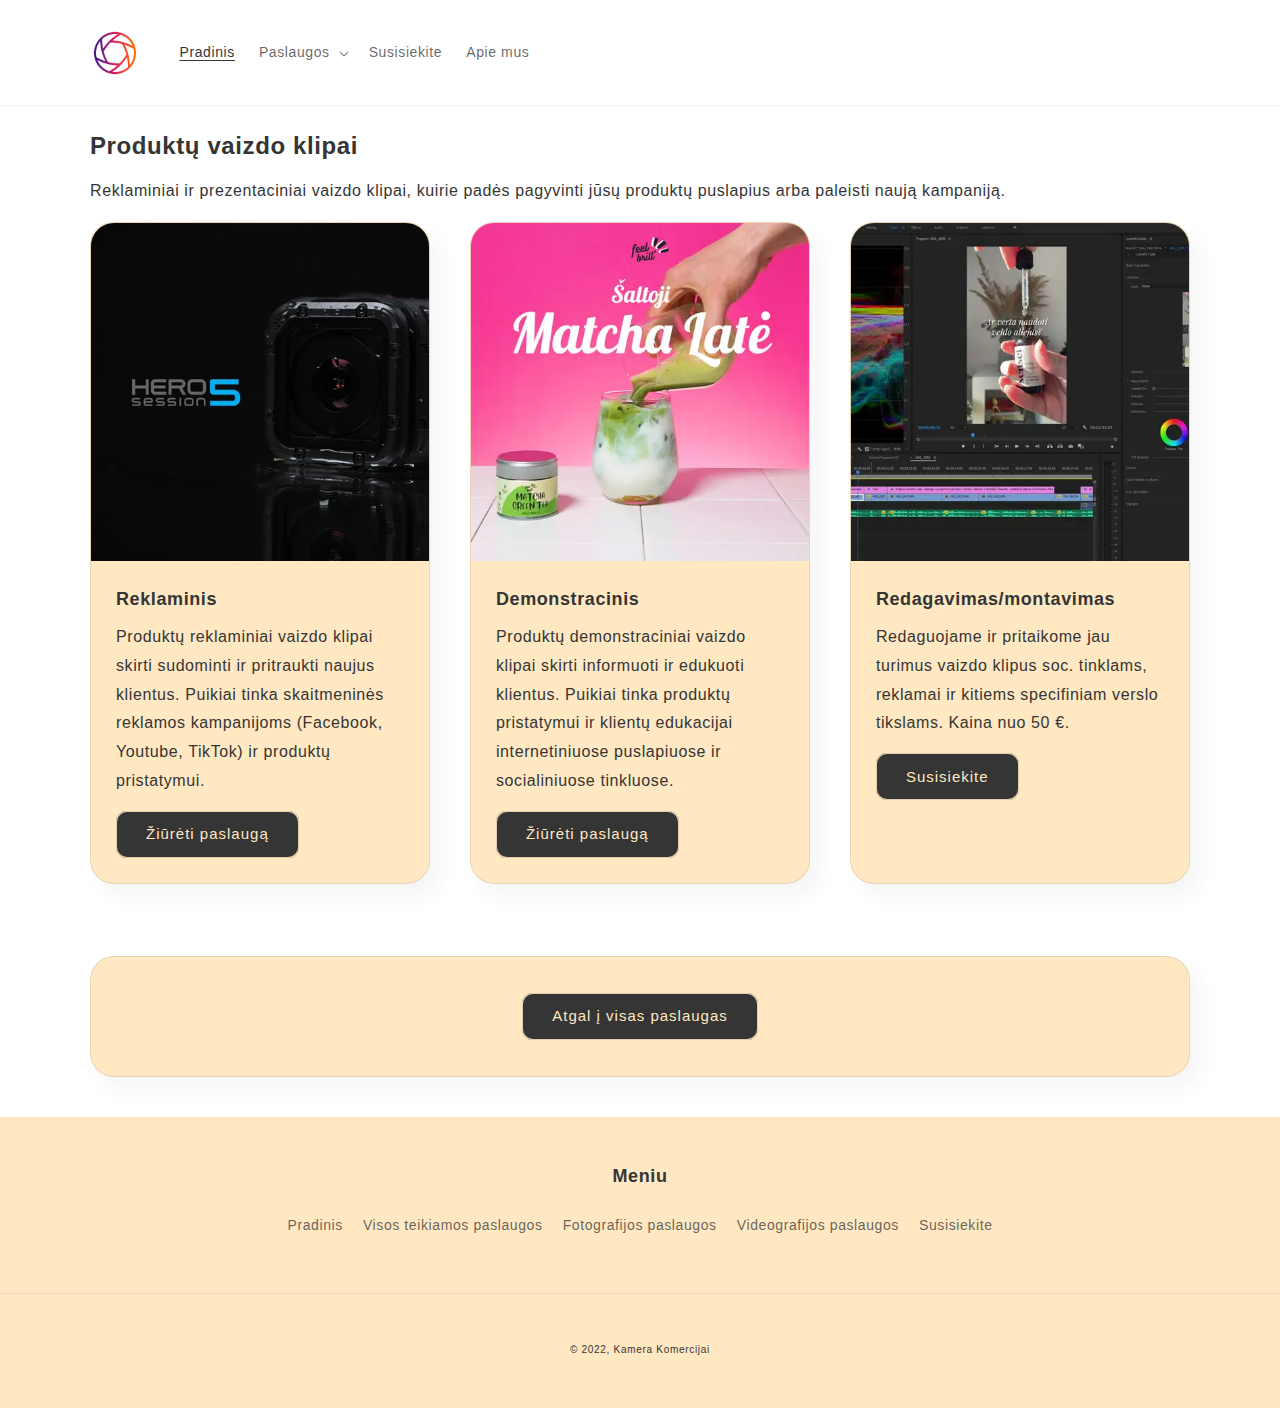
<file: produktu-videografijos-paslaugos.html>
<!DOCTYPE html>
<html
  class="js"
  lang="lt-LT"
  style="padding-bottom: 0px; --header-bottom-position: 85px"
>
  <head>
    <meta charset="utf-8" />
    <meta http-equiv="X-UA-Compatible" content="IE=edge" />
    <meta name="viewport" content="width=device-width,initial-scale=1" />
    <meta name="theme-color" content="" />
     <!-- Google tag (gtag.js) -->
<script async src="https://www.googletagmanager.com/gtag/js?id=G-5LF94EM5QG"></script>
<script>
  window.dataLayer = window.dataLayer || [];
  function gtag(){dataLayer.push(arguments);}
  gtag('js', new Date());

  gtag('config', 'G-5LF94EM5QG');
</script>
    <link
      rel="canonical"
      href="https://kamerakomercijai.lt/produktu-videografijos-paslaugos.html"
    />
    <title>Videografijos paslaugos | Kamera Komercijai</title>
    <link rel="icon" href="./img/kamera-komercijai.ico">
    <meta
      name="description"
      content="Produktų reklaminiai vaizdo klipai skirti sudominti ir pritraukti naujus klientus. Puikiai tinka skaitmeninės reklamos kampanijoms (Facebook, Youtube, TikTok) ir produktų pristatymui."
    />

    <meta property="og:site_name" content="Kamera Komercijai" />
    <meta
      property="og:url"
      content="https://kamerakomercijai.lt/produktu-videografijos-paslaugos.html"
    />
    <meta
      property="og:title"
      content="Kamera Komercijai | Profesionalios fotografijos ir videografijos paslaugos jūsų verslui."
    />
    <meta property="og:type" content="website" />
    <meta
      property="og:description"
      content="Kamera Komercijai - Profesionalios fotografijos ir videografijos paslaugos jūsų verslui."
    />
    <meta property="og:image" content="./img/kamera-komercijai-1.jpg" />
    <meta property="og:image:width" content="3826" />
    <meta property="og:image:height" content="2152" />
    <meta name="twitter:card" content="summary_large_image" />
    <meta
      name="twitter:title"
      content="Kamera Komercijai | Profesionalios fotografijos ir videografijos paslaugos jūsų verslui."
    />
    <meta
      name="twitter:description"
      content="Kamera Komercijai | Profesionalios fotografijos ir videografijos paslaugos jūsų verslui."
    />

    <script src="./js/global.js" defer="defer"></script>

    <link href="./css/base.css" rel="stylesheet" type="text/css" media="all" />

    <link
      rel="stylesheet"
      href="./css/component-menu-drawer.css"
      media="all"
      onload="this.media='all'"
    />

    <link
      rel="stylesheet"
      href="./css/component-mega-menu.css"
      media="all"
      onload="this.media='all'"
    />

    <link
      href="./css/section-multicolumn.css"
      rel="stylesheet"
      type="text/css"
      media="all"
    />
    <link
      href="./css/component-image-with-text.css"
      rel="stylesheet"
      type="text/css"
      media="all"
    />
    <link
      href="./css/collage.css"
      rel="stylesheet"
      type="text/css"
      media="all"
    />
    <link
      href="./css/component-modal-video.css"
      rel="stylesheet"
      type="text/css"
      media="all"
    />
    <link
      rel="stylesheet"
      href="./css/component-deferred-media.css"
      media="all"
      onload="this.media='all'"
    />

    <link
      rel="stylesheet"
      href="./css/section-rich-text.css"
      media="all"
      onload="this.media='all'"
    />

    <link
      href="./css/section-footer.css"
      rel="stylesheet"
      type="text/css"
      media="all"
    />
    <link
      href="./css/additional-styles.css"
      rel="stylesheet"
      type="text/css"
      media="all"
    />
  </head>

  <body class="gradient" cz-shortcut-listen="true">
    <div id="section-header" class="section-header">
      <sticky-header
        class="header-wrapper color-background-1 gradient header-wrapper--border-bottom"
      >
        <header class="header header--middle-left page-width header--has-menu">
          <header-drawer data-breakpoint="tablet">
            <details
              id="Details-menu-drawer-container"
              class="menu-drawer-container"
            >
              <summary
                class="header__icon header__icon--menu header__icon--summary link focus-inset"
                aria-label="Meniu"
                role="button"
                aria-expanded="false"
                aria-controls="menu-drawer"
              >
                <span>
                  <svg
                    xmlns="http://www.w3.org/2000/svg"
                    aria-hidden="true"
                    focusable="false"
                    role="presentation"
                    class="icon icon-hamburger"
                    fill="none"
                    viewBox="0 0 18 16"
                  >
                    <path
                      d="M1 .5a.5.5 0 100 1h15.71a.5.5 0 000-1H1zM.5 8a.5.5 0 01.5-.5h15.71a.5.5 0 010 1H1A.5.5 0 01.5 8zm0 7a.5.5 0 01.5-.5h15.71a.5.5 0 010 1H1a.5.5 0 01-.5-.5z"
                      fill="currentColor"
                    ></path>
                  </svg>

                  <svg
                    xmlns="http://www.w3.org/2000/svg"
                    aria-hidden="true"
                    focusable="false"
                    role="presentation"
                    class="icon icon-close"
                    fill="none"
                    viewBox="0 0 18 17"
                  >
                    <path
                      d="M.865 15.978a.5.5 0 00.707.707l7.433-7.431 7.579 7.282a.501.501 0 00.846-.37.5.5 0 00-.153-.351L9.712 8.546l7.417-7.416a.5.5 0 10-.707-.708L8.991 7.853 1.413.573a.5.5 0 10-.693.72l7.563 7.268-7.418 7.417z"
                      fill="currentColor"
                    ></path>
                  </svg>
                </span>
              </summary>
              <div
                id="menu-drawer"
                class="gradient menu-drawer motion-reduce"
                tabindex="-1"
              >
                <div class="menu-drawer__inner-container">
                  <div class="menu-drawer__navigation-container">
                    <nav class="menu-drawer__navigation">
                      <ul
                        class="menu-drawer__menu has-submenu list-menu"
                        role="list"
                      >
                        <li>
                          <a
                            href="/"
                            class="menu-drawer__menu-item list-menu__item link link--text focus-inset menu-drawer__menu-item--active"
                            aria-current="page"
                          >
                            Pradinis
                          </a>
                        </li>
                        <li>
                          <details id="Details-menu-drawer-menu-item-2">
                            <summary
                              class="menu-drawer__menu-item list-menu__item link link--text focus-inset"
                              role="button"
                              aria-expanded="false"
                              aria-controls="link-Grožis"
                            >
                              Paslaugos<svg
                                viewBox="0 0 14 10"
                                fill="none"
                                aria-hidden="true"
                                focusable="false"
                                role="presentation"
                                class="icon icon-arrow"
                                xmlns="http://www.w3.org/2000/svg"
                              >
                                <path
                                  fill-rule="evenodd"
                                  clip-rule="evenodd"
                                  d="M8.537.808a.5.5 0 01.817-.162l4 4a.5.5 0 010 .708l-4 4a.5.5 0 11-.708-.708L11.793 5.5H1a.5.5 0 010-1h10.793L8.646 1.354a.5.5 0 01-.109-.546z"
                                  fill="currentColor"
                                ></path>
                              </svg>

                              <svg
                                aria-hidden="true"
                                focusable="false"
                                role="presentation"
                                class="icon icon-caret"
                                viewBox="0 0 10 6"
                              >
                                <path
                                  fill-rule="evenodd"
                                  clip-rule="evenodd"
                                  d="M9.354.646a.5.5 0 00-.708 0L5 4.293 1.354.646a.5.5 0 00-.708.708l4 4a.5.5 0 00.708 0l4-4a.5.5 0 000-.708z"
                                  fill="currentColor"
                                ></path>
                              </svg>
                            </summary>
                            <div
                              class="menu-drawer__submenu has-submenu gradient motion-reduce"
                              tabindex="-1"
                            >
                              <div class="menu-drawer__inner-submenu">
                                <button
                                  class="menu-drawer__close-button link link--text focus-inset"
                                  aria-expanded="true"
                                >
                                  <svg
                                    viewBox="0 0 14 10"
                                    fill="none"
                                    aria-hidden="true"
                                    focusable="false"
                                    role="presentation"
                                    class="icon icon-arrow"
                                    xmlns="http://www.w3.org/2000/svg"
                                  >
                                    <path
                                      fill-rule="evenodd"
                                      clip-rule="evenodd"
                                      d="M8.537.808a.5.5 0 01.817-.162l4 4a.5.5 0 010 .708l-4 4a.5.5 0 11-.708-.708L11.793 5.5H1a.5.5 0 010-1h10.793L8.646 1.354a.5.5 0 01-.109-.546z"
                                      fill="currentColor"
                                    ></path>
                                  </svg>

                                  Paslaugos
                                </button>
                                <ul
                                  class="menu-drawer__menu list-menu"
                                  role="list"
                                  tabindex="-1"
                                >
                                  <li>
                                    <a
                                      href="./produktu-fotografijos-paslaugos.html"
                                      class="menu-drawer__menu-item link link--text list-menu__item focus-inset"
                                      >Produktų fotografija</a
                                    >
                                  </li>
                                  <li>
                                    <a
                                      href="./produktu-videografijos-paslaugos.html"
                                      class="menu-drawer__menu-item link link--text list-menu__item focus-inset"
                                      >Produktų videografija</a
                                    >
                                  </li>
                                </ul>
                              </div>
                            </div>
                          </details>
                        </li>
                        <li>
                          <a
                            href="./susisiekite.html"
                            class="menu-drawer__menu-item list-menu__item link link--text focus-inset"
                          >
                            Susisiekite
                          </a>
                        </li>
                        <li>
                          <a
                            href="./apie.html"
                            class="menu-drawer__menu-item list-menu__item link link--text focus-inset"
                          >
                            Apie mus
                          </a>
                        </li>
                      </ul>
                    </nav>
                  </div>
                </div>
              </div>
            </details>
          </header-drawer>
          <h1 class="header__heading">
            <a
              href="./"
              class="header__heading-link link link--text focus-inset"
              ><img
                src="./img/logo.png"
                alt="Kamera Komercijai"
                srcset="./img/logo.png"
                width="50"
                height="50.0"
                class="header__heading-logo"
              />
            </a>
          </h1>
          <nav class="header__inline-menu">
            <ul class="list-menu list-menu--inline" role="list">
              <li>
                <a
                  href="./"
                  class="header__menu-item header__menu-item list-menu__item link link--text"
                  aria-current="page"
                >
                  <span class="header__active-menu-item">Pradinis</span>
                </a>
              </li>
              <li>
                <header-menu>
                  <details id="Details-HeaderMenu-2" class="mega-menu">
                    <summary
                      class="header__menu-item list-menu__item link focus-inset"
                      role="button"
                      aria-expanded="false"
                      aria-controls="MegaMenu-Content-2"
                    >
                      <span>Paslaugos</span>

                      <svg
                        aria-hidden="true"
                        focusable="false"
                        role="presentation"
                        class="icon icon-caret"
                        viewBox="0 0 10 6"
                      >
                        <path
                          fill-rule="evenodd"
                          clip-rule="evenodd"
                          d="M9.354.646a.5.5 0 00-.708 0L5 4.293 1.354.646a.5.5 0 00-.708.708l4 4a.5.5 0 00.708 0l4-4a.5.5 0 000-.708z"
                          fill="currentColor"
                        ></path>
                      </svg>
                    </summary>
                    <div
                      id="MegaMenu-Content-2"
                      class="mega-menu__content gradient motion-reduce global-settings-popup"
                      tabindex="-1"
                    >
                      <ul class="mega-menu__list page-width" role="list">
                        <li>
                          <a
                            href="./produktu-fotografijos-paslaugos.html"
                            class="mega-menu__link mega-menu__link--level-2 link"
                            >Produktų fotografija</a
                          >
                        </li>
                        <li>
                          <a
                            href="./produktu-videografijos-paslaugos.html"
                            class="mega-menu__link mega-menu__link--level-2 link"
                            >Produktų videografija</a
                          >
                        </li>
                      </ul>
                    </div>
                  </details>
                </header-menu>
              </li>
              <li>
                <a
                  href="./susisiekite.html"
                  class="header__menu-item header__menu-item list-menu__item link link--text focus-inset"
                >
                  <span>Susisiekite</span>
                </a>
              </li>
              <li>
                <a
                  href="./apie.html"
                  class="header__menu-item header__menu-item list-menu__item link link--text focus-inset"
                >
                  <span>Apie mus</span>
                </a>
              </li>
            </ul>
          </nav>
        </header>
      </sticky-header>
    </div>

    <main id="MainContent" class="content-for-layout" role="main" tabindex="-1">
      <section
        class="section"
        data-shopify-editor-section='{"id":"template--16513019183329__1deb5e98-9b29-441a-92ca-7669a6adfd77","type":"multicolumn","disabled":false}'
      >
        <style
          data-shopify=""
          data-shopify-editor='{"accessedSettings":[{"id":"padding_top","section_id":"template--16513019183329__1deb5e98-9b29-441a-92ca-7669a6adfd77"},{"id":"padding_bottom","section_id":"template--16513019183329__1deb5e98-9b29-441a-92ca-7669a6adfd77"}],"filteredColorSettings":[]}'
        >
          :root {
          }
          .section-template--16513019183329__1deb5e98-9b29-441a-92ca-7669a6adfd77-padding {
            padding-top: 0px;
            padding-bottom: 27px;
          }

          @media screen and (min-width: 750px) {
            .section-template--16513019183329__1deb5e98-9b29-441a-92ca-7669a6adfd77-padding {
              padding-top: 0px;
              padding-bottom: 36px;
            }
          }
        </style>
        <div class="multicolumn color-background-2 gradient">
          <div
            class="page-width section-template--16513019183329__1deb5e98-9b29-441a-92ca-7669a6adfd77-padding isolate"
          >
            <div
              class="title-wrapper--self-padded-mobile title-wrapper--no-top-margin"
            >
              <h2
                class="title h2"
                data-live-text-setting="section.template--16513019183329__1deb5e98-9b29-441a-92ca-7669a6adfd77.title/escape"
              >
                Produktų vaizdo klipai
              </h2>
              <p>
                Reklaminiai ir prezentaciniai vaizdo klipai, kuirie padės
                pagyvinti jūsų produktų puslapius arba paleisti naują kampaniją.
              </p>
            </div>
            <slider-component class="slider-mobile-gutter">
              <ul
                class="multicolumn-list contains-content-container grid grid--1-col-tablet-down grid--3-col-desktop"
                id="Slider-template--16513019183329__1deb5e98-9b29-441a-92ca-7669a6adfd77"
                role="list"
              >
                <li
                  id="Slide-template--16513019183329__1deb5e98-9b29-441a-92ca-7669a6adfd77-1"
                  class="multicolumn-list__item grid__item"
                  data-shopify-editor-block='{"id":"template--16513019183329__1deb5e98-9b29-441a-92ca-7669a6adfd77-1666419154ddf9c3c6-0","type":"column"}'
                >
                  <div class="multicolumn-card content-container">
                    <div
                      class="multicolumn-card__image-wrapper multicolumn-card__image-wrapper--full-width"
                    >
                      <div class="media media--transparent media--square">
                        <img
                          class="multicolumn-card__image"
                          srcset="./img/reklaminis-video-1.webp"
                          src="./img/reklaminis-video-1.webp"
                          sizes="(min-width: 990px) 550px,
                                    (min-width: 750px) 550px,
                                    calc(100vw - 30px)"
                          alt="Reklaminių produktų vaizdo klipų gamybos paslauga"
                          height="1365"
                          width="1024"
                          loading="lazy"
                        />
                      </div>
                    </div>
                    <div class="multicolumn-card__info">
                      <h3
                        data-live-text-setting="section.template--16513019183329__1deb5e98-9b29-441a-92ca-7669a6adfd77.block.template--16513019183329__1deb5e98-9b29-441a-92ca-7669a6adfd77-1666419154ddf9c3c6-0.title/escape"
                      >
                        Reklaminis
                      </h3>
                      <div
                        class="rte"
                        data-live-text-setting="section.template--16513019183329__1deb5e98-9b29-441a-92ca-7669a6adfd77.block.template--16513019183329__1deb5e98-9b29-441a-92ca-7669a6adfd77-1666419154ddf9c3c6-0.text"
                      >
                        <p>
                          Produktų reklaminiai vaizdo klipai skirti sudominti ir
                          pritraukti naujus klientus. Puikiai tinka skaitmeninės
                          reklamos kampanijoms (Facebook, Youtube, TikTok) ir
                          produktų pristatymui.
                        </p>
                      </div>
                      <a
                        href="./produktu-videografija-reklaminis.html"
                        class="button button--primary"
                        style="margin-top: 1.5rem"
                        >Žiūrėti paslaugą</a
                      >
                    </div>
                  </div>
                </li>
                <li
                  id="Slide-template--16513019183329__1deb5e98-9b29-441a-92ca-7669a6adfd77-2"
                  class="multicolumn-list__item grid__item"
                  data-shopify-editor-block='{"id":"c8900295-e8d2-4120-ba68-8816d3a6e0ae","type":"column"}'
                >
                  <div class="multicolumn-card content-container">
                    <div
                      class="multicolumn-card__image-wrapper multicolumn-card__image-wrapper--full-width"
                    >
                      <div class="media media--transparent media--square">
                        <img
                          class="multicolumn-card__image"
                          srcset="./img/demonstracinis-video-1.webp"
                          src="./img/demonstracinis-video-1.webp"
                          sizes="(min-width: 990px) 550px,
                                    (min-width: 750px) 550px,
                                    calc(100vw - 30px)"
                          alt="Demonstracinių produktų vaizdo klipų gamybos paslauga"
                          height="1080"
                          width="1080"
                          loading="lazy"
                        />
                      </div>
                    </div>
                    <div class="multicolumn-card__info">
                      <h3
                        data-live-text-setting="section.template--16513019183329__1deb5e98-9b29-441a-92ca-7669a6adfd77.block.c8900295-e8d2-4120-ba68-8816d3a6e0ae.title/escape"
                      >
                        Demonstracinis
                      </h3>
                      <div
                        class="rte"
                        data-live-text-setting="section.template--16513019183329__1deb5e98-9b29-441a-92ca-7669a6adfd77.block.c8900295-e8d2-4120-ba68-8816d3a6e0ae.text"
                      >
                        <p>
                          Produktų demonstraciniai vaizdo klipai skirti
                          informuoti ir edukuoti klientus. Puikiai tinka
                          produktų pristatymui ir klientų edukacijai
                          internetiniuose puslapiuose ir socialiniuose
                          tinkluose.
                        </p>
                      </div>
                      <a
                        href="./produktu-videografija-demonstracinis.html"
                        class="button button--primary"
                        style="margin-top: 1.5rem"
                        >Žiūrėti paslaugą</a
                      >
                    </div>
                  </div>
                </li>
                <li
                  id="Slide-template--16513019183329__1deb5e98-9b29-441a-92ca-7669a6adfd77-3"
                  class="multicolumn-list__item grid__item"
                  data-shopify-editor-block='{"id":"template--16513019183329__1deb5e98-9b29-441a-92ca-7669a6adfd77-1666419154ddf9c3c6-2","type":"column"}'
                >
                  <div class="multicolumn-card content-container">
                    <div
                      class="multicolumn-card__image-wrapper multicolumn-card__image-wrapper--full-width"
                    >
                      <div class="media media--transparent media--square">
                        <img
                          class="multicolumn-card__image"
                          srcset="./img/video-montavimas.webp"
                          src="./img/video-montavimas.webp"
                          sizes="(min-width: 990px) 550px,
                                    (min-width: 750px) 550px,
                                    calc(100vw - 30px)"
                          alt="Produktų vaizdo klipų montavimas"
                          height="675"
                          width="540"
                          loading="lazy"
                        />
                      </div>
                    </div>
                    <div class="multicolumn-card__info">
                      <h3
                        data-live-text-setting="section.template--16513019183329__1deb5e98-9b29-441a-92ca-7669a6adfd77.block.template--16513019183329__1deb5e98-9b29-441a-92ca-7669a6adfd77-1666419154ddf9c3c6-2.title/escape"
                      >
                        Redagavimas/montavimas
                      </h3>
                      <div
                        class="rte"
                        data-live-text-setting="section.template--16513019183329__1deb5e98-9b29-441a-92ca-7669a6adfd77.block.template--16513019183329__1deb5e98-9b29-441a-92ca-7669a6adfd77-1666419154ddf9c3c6-2.text"
                      >
                        <p>
                          Redaguojame ir pritaikome jau turimus vaizdo klipus
                          soc. tinklams, reklamai ir kitiems specifiniam verslo
                          tikslams. Kaina nuo 50 €.
                        </p>
                      </div>
                      <a
                        href="./susisiekite.html"
                        class="button button--primary"
                        style="margin-top: 1.5rem"
                        >Susisiekite</a
                      >
                    </div>
                  </div>
                </li>
              </ul></slider-component
            >
            <div class="center"></div>
          </div>
        </div>
      </section>

      <section class="section">
        <style>
          .section-template--16513019183329__5b1ec1ed-9bda-428b-87c2-aafb28652789-padding {
            padding-top: 27px;
            padding-bottom: 27px;
          }

          @media screen and (min-width: 750px) {
            .section-template--16513019183329__5b1ec1ed-9bda-428b-87c2-aafb28652789-padding {
              padding-top: 36px;
              padding-bottom: 36px;
            }
          }
        </style>
        <div class="isolate page-width">
          <div
            class="rich-text content-container color-accent-1 gradient section-template--16513019183329__5b1ec1ed-9bda-428b-87c2-aafb28652789-padding"
          >
            <div class="rich-text__wrapper rich-text__wrapper--center">
              <div class="rich-text__blocks center">
                <div class="rich-text__buttons">
                  <a
                    href="./teikiamos-paslaugos.html"
                    role="link"
                    class="button button--primary"
                    >Atgal į visas paslaugas</a
                  >
                </div>
              </div>
            </div>
          </div>
        </div>
      </section>
    </main>

    <footer class="footer color-accent-1 gradient section-footer-padding">
      <style>
        .footer {
          margin-top: 30px;
        }

        .section-footer-padding {
          padding-top: 36px;
          padding-bottom: 36px;
        }

        @media screen and (min-width: 750px) {
          .footer {
            margin-top: 40px;
          }

          .section-footer-padding {
            padding-top: 48px;
            padding-bottom: 48px;
          }
        }
      </style>
      <div class="footer__content-top page-width">
        <div
          class="footer__blocks-wrapper grid grid--1-col grid--2-col grid--4-col-tablet"
        >
          <div
            class="footer-block grid__item footer-block--menu"
            data-shopify-editor-block='{"id":"linklist","type":"link_list"}'
          >
            <h2 class="footer-block__heading">Meniu</h2>
            <ul class="footer-block__details-content list-unstyled">
              <li>
                <a
                  href="./index.html"
                  class="link link--text list-menu__item list-menu__item--link"
                >
                  Pradinis
                </a>
              </li>
              <li>
                <a
                  href="./teikiamos-paslaugos.html"
                  class="link link--text list-menu__item list-menu__item--link"
                >
                  Visos teikiamos paslaugos
                </a>
              </li>
              <li>
                <a
                  href="./produktu-fotografijos-paslaugos.html"
                  class="link link--text list-menu__item list-menu__item--link"
                >
                  Fotografijos paslaugos
                </a>
              </li>
              <li>
                <a
                  href="./produktu-videografijos-paslaugos.html"
                  class="link link--text list-menu__item list-menu__item--link"
                >
                  Videografijos paslaugos
                </a>
              </li>
              <li>
                <a
                  href="./susisiekite.html"
                  class="link link--text list-menu__item list-menu__item--link"
                >
                  Susisiekite
                </a>
              </li>
            </ul>
          </div>
        </div>
      </div>
      <div class="footer__content-bottom">
        <div class="footer__content-bottom-wrapper page-width">
          <div class="footer__column footer__localization isolate"></div>
          <div class="footer__column footer__column--info">
            <div class="footer__copyright caption">
              <small class="copyright__content"
                >© 2022, <a href="/" title="">Kamera Komercijai</a></small
              >
            </div>
          </div>
        </div>
      </div>
    </footer>
  </body>
</html>
</file>
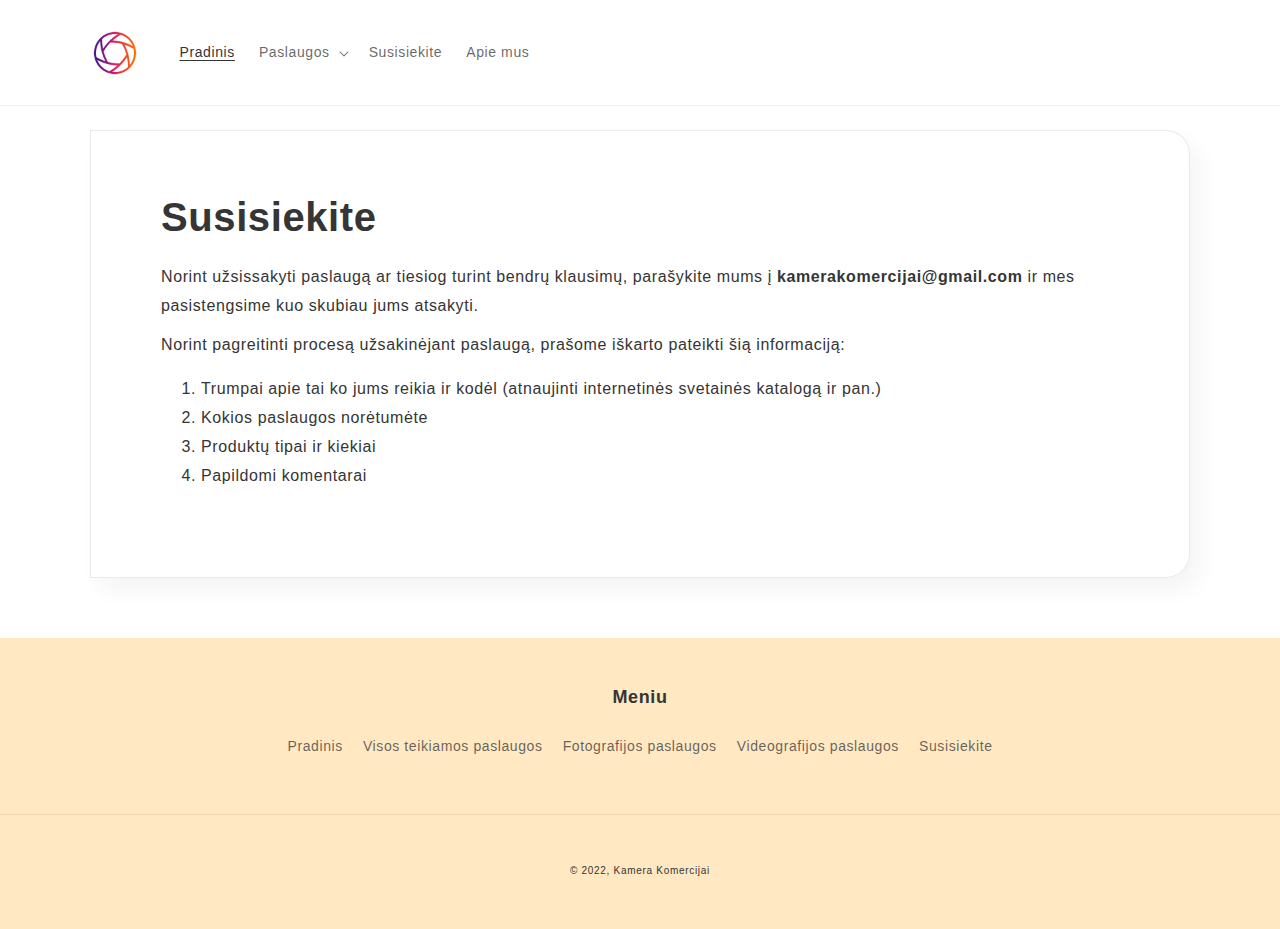
<file: susisiekite.html>
<!DOCTYPE html>
<html
  class="js"
  lang="lt-LT"
  style="padding-bottom: 0px; --header-bottom-position: 85px"
>
  <head>
    <meta charset="utf-8" />
    <meta http-equiv="X-UA-Compatible" content="IE=edge" />
    <meta name="viewport" content="width=device-width,initial-scale=1" />
    <meta name="theme-color" content="" />
     <!-- Google tag (gtag.js) -->
<script async src="https://www.googletagmanager.com/gtag/js?id=G-5LF94EM5QG"></script>
<script>
  window.dataLayer = window.dataLayer || [];
  function gtag(){dataLayer.push(arguments);}
  gtag('js', new Date());

  gtag('config', 'G-5LF94EM5QG');
</script>
    <link rel="canonical" href="https://kamerakomercijai.lt/susisiekite.html" />
    <title>Susisiekite | Kamera Komercijai</title>
    <link rel="icon" href="./img/kamera-komercijai.ico">
    <meta
      name="description"
      content="Susisiekite su mumis dėl profesionalios fotografijos ir videografijos paslaugų jūsų verslui."
    />

    <meta property="og:site_name" content="Kamera Komercijai" />
    <meta
      property="og:url"
      content="https://kamerakomercijai.lt/susisiekite.html"
    />
    <meta
      property="og:title"
      content="Kamera Komercijai | Profesionalios fotografijos ir videografijos paslaugos jūsų verslui."
    />
    <meta property="og:type" content="website" />
    <meta
      property="og:description"
      content="Kamera Komercijai - Profesionalios fotografijos ir videografijos paslaugos jūsų verslui."
    />
    <meta property="og:image" content="./img/kamera-komercijai-1.jpg" />
    <meta property="og:image:width" content="3826" />
    <meta property="og:image:height" content="2152" />
    <meta name="twitter:card" content="summary_large_image" />
    <meta
      name="twitter:title"
      content="Kamera Komercijai | Profesionalios fotografijos ir videografijos paslaugos jūsų verslui."
    />
    <meta
      name="twitter:description"
      content="Kamera Komercijai | Profesionalios fotografijos ir videografijos paslaugos jūsų verslui."
    />

    <script src="./js/global.js" defer="defer"></script>

    <link href="./css/base.css" rel="stylesheet" type="text/css" media="all" />

    <link
      rel="stylesheet"
      href="./css/component-menu-drawer.css"
      media="all"
      onload="this.media='all'"
    />

    <link
      rel="stylesheet"
      href="./css/component-mega-menu.css"
      media="all"
      onload="this.media='all'"
    />

    <link
      href="./css/section-multicolumn.css"
      rel="stylesheet"
      type="text/css"
      media="all"
    />
    <link
      href="./css/component-image-with-text.css"
      rel="stylesheet"
      type="text/css"
      media="all"
    />
    <link
      href="./css/collage.css"
      rel="stylesheet"
      type="text/css"
      media="all"
    />
    <link
      href="./css/component-modal-video.css"
      rel="stylesheet"
      type="text/css"
      media="all"
    />
    <link
      rel="stylesheet"
      href="./css/component-deferred-media.css"
      media="all"
      onload="this.media='all'"
    />

    <link
      rel="stylesheet"
      href="./css/section-rich-text.css"
      media="all"
      onload="this.media='all'"
    />

    <link
      href="./css/section-footer.css"
      rel="stylesheet"
      type="text/css"
      media="all"
    />
    <link
      href="./css/additional-styles.css"
      rel="stylesheet"
      type="text/css"
      media="all"
    />
  </head>

  <body class="gradient" cz-shortcut-listen="true">
    <div id="section-header" class="section-header">
      <sticky-header
        class="header-wrapper color-background-1 gradient header-wrapper--border-bottom"
      >
        <header class="header header--middle-left page-width header--has-menu">
          <header-drawer data-breakpoint="tablet">
            <details
              id="Details-menu-drawer-container"
              class="menu-drawer-container"
            >
              <summary
                class="header__icon header__icon--menu header__icon--summary link focus-inset"
                aria-label="Meniu"
                role="button"
                aria-expanded="false"
                aria-controls="menu-drawer"
              >
                <span>
                  <svg
                    xmlns="http://www.w3.org/2000/svg"
                    aria-hidden="true"
                    focusable="false"
                    role="presentation"
                    class="icon icon-hamburger"
                    fill="none"
                    viewBox="0 0 18 16"
                  >
                    <path
                      d="M1 .5a.5.5 0 100 1h15.71a.5.5 0 000-1H1zM.5 8a.5.5 0 01.5-.5h15.71a.5.5 0 010 1H1A.5.5 0 01.5 8zm0 7a.5.5 0 01.5-.5h15.71a.5.5 0 010 1H1a.5.5 0 01-.5-.5z"
                      fill="currentColor"
                    ></path>
                  </svg>

                  <svg
                    xmlns="http://www.w3.org/2000/svg"
                    aria-hidden="true"
                    focusable="false"
                    role="presentation"
                    class="icon icon-close"
                    fill="none"
                    viewBox="0 0 18 17"
                  >
                    <path
                      d="M.865 15.978a.5.5 0 00.707.707l7.433-7.431 7.579 7.282a.501.501 0 00.846-.37.5.5 0 00-.153-.351L9.712 8.546l7.417-7.416a.5.5 0 10-.707-.708L8.991 7.853 1.413.573a.5.5 0 10-.693.72l7.563 7.268-7.418 7.417z"
                      fill="currentColor"
                    ></path>
                  </svg>
                </span>
              </summary>
              <div
                id="menu-drawer"
                class="gradient menu-drawer motion-reduce"
                tabindex="-1"
              >
                <div class="menu-drawer__inner-container">
                  <div class="menu-drawer__navigation-container">
                    <nav class="menu-drawer__navigation">
                      <ul
                        class="menu-drawer__menu has-submenu list-menu"
                        role="list"
                      >
                        <li>
                          <a
                            href="/"
                            class="menu-drawer__menu-item list-menu__item link link--text focus-inset menu-drawer__menu-item--active"
                            aria-current="page"
                          >
                            Pradinis
                          </a>
                        </li>
                        <li>
                          <details id="Details-menu-drawer-menu-item-2">
                            <summary
                              class="menu-drawer__menu-item list-menu__item link link--text focus-inset"
                              role="button"
                              aria-expanded="false"
                              aria-controls="link-Grožis"
                            >
                              Paslaugos<svg
                                viewBox="0 0 14 10"
                                fill="none"
                                aria-hidden="true"
                                focusable="false"
                                role="presentation"
                                class="icon icon-arrow"
                                xmlns="http://www.w3.org/2000/svg"
                              >
                                <path
                                  fill-rule="evenodd"
                                  clip-rule="evenodd"
                                  d="M8.537.808a.5.5 0 01.817-.162l4 4a.5.5 0 010 .708l-4 4a.5.5 0 11-.708-.708L11.793 5.5H1a.5.5 0 010-1h10.793L8.646 1.354a.5.5 0 01-.109-.546z"
                                  fill="currentColor"
                                ></path>
                              </svg>

                              <svg
                                aria-hidden="true"
                                focusable="false"
                                role="presentation"
                                class="icon icon-caret"
                                viewBox="0 0 10 6"
                              >
                                <path
                                  fill-rule="evenodd"
                                  clip-rule="evenodd"
                                  d="M9.354.646a.5.5 0 00-.708 0L5 4.293 1.354.646a.5.5 0 00-.708.708l4 4a.5.5 0 00.708 0l4-4a.5.5 0 000-.708z"
                                  fill="currentColor"
                                ></path>
                              </svg>
                            </summary>
                            <div
                              class="menu-drawer__submenu has-submenu gradient motion-reduce"
                              tabindex="-1"
                            >
                              <div class="menu-drawer__inner-submenu">
                                <button
                                  class="menu-drawer__close-button link link--text focus-inset"
                                  aria-expanded="true"
                                >
                                  <svg
                                    viewBox="0 0 14 10"
                                    fill="none"
                                    aria-hidden="true"
                                    focusable="false"
                                    role="presentation"
                                    class="icon icon-arrow"
                                    xmlns="http://www.w3.org/2000/svg"
                                  >
                                    <path
                                      fill-rule="evenodd"
                                      clip-rule="evenodd"
                                      d="M8.537.808a.5.5 0 01.817-.162l4 4a.5.5 0 010 .708l-4 4a.5.5 0 11-.708-.708L11.793 5.5H1a.5.5 0 010-1h10.793L8.646 1.354a.5.5 0 01-.109-.546z"
                                      fill="currentColor"
                                    ></path>
                                  </svg>

                                  Paslaugos
                                </button>
                                <ul
                                  class="menu-drawer__menu list-menu"
                                  role="list"
                                  tabindex="-1"
                                >
                                  <li>
                                    <a
                                      href="./produktu-fotografijos-paslaugos.html"
                                      class="menu-drawer__menu-item link link--text list-menu__item focus-inset"
                                      >Produktų fotografija</a
                                    >
                                  </li>
                                  <li>
                                    <a
                                      href="./produktu-videografijos-paslaugos.html"
                                      class="menu-drawer__menu-item link link--text list-menu__item focus-inset"
                                      >Produktų videografija</a
                                    >
                                  </li>
                                </ul>
                              </div>
                            </div>
                          </details>
                        </li>
                        <li>
                          <a
                            href="./susisiekite.html"
                            class="menu-drawer__menu-item list-menu__item link link--text focus-inset"
                          >
                            Susisiekite
                          </a>
                        </li>
                        <li>
                          <a
                            href="./apie.html"
                            class="menu-drawer__menu-item list-menu__item link link--text focus-inset"
                          >
                            Apie mus
                          </a>
                        </li>
                      </ul>
                    </nav>
                  </div>
                </div>
              </div>
            </details>
          </header-drawer>
          <h1 class="header__heading">
            <a
              href="./"
              class="header__heading-link link link--text focus-inset"
              ><img
                src="./img/logo.png"
                alt="Kamera Komercijai"
                srcset="./img/logo.png"
                width="50"
                height="50.0"
                class="header__heading-logo"
              />
            </a>
          </h1>
          <nav class="header__inline-menu">
            <ul class="list-menu list-menu--inline" role="list">
              <li>
                <a
                  href="./"
                  class="header__menu-item header__menu-item list-menu__item link link--text"
                  aria-current="page"
                >
                  <span class="header__active-menu-item">Pradinis</span>
                </a>
              </li>
              <li>
                <header-menu>
                  <details id="Details-HeaderMenu-2" class="mega-menu">
                    <summary
                      class="header__menu-item list-menu__item link focus-inset"
                      role="button"
                      aria-expanded="false"
                      aria-controls="MegaMenu-Content-2"
                    >
                      <span>Paslaugos</span>

                      <svg
                        aria-hidden="true"
                        focusable="false"
                        role="presentation"
                        class="icon icon-caret"
                        viewBox="0 0 10 6"
                      >
                        <path
                          fill-rule="evenodd"
                          clip-rule="evenodd"
                          d="M9.354.646a.5.5 0 00-.708 0L5 4.293 1.354.646a.5.5 0 00-.708.708l4 4a.5.5 0 00.708 0l4-4a.5.5 0 000-.708z"
                          fill="currentColor"
                        ></path>
                      </svg>
                    </summary>
                    <div
                      id="MegaMenu-Content-2"
                      class="mega-menu__content gradient motion-reduce global-settings-popup"
                      tabindex="-1"
                    >
                      <ul class="mega-menu__list page-width" role="list">
                        <li>
                          <a
                            href="./produktu-fotografijos-paslaugos.html"
                            class="mega-menu__link mega-menu__link--level-2 link"
                            >Produktų fotografija</a
                          >
                        </li>
                        <li>
                          <a
                            href="./produktu-videografijos-paslaugos.html"
                            class="mega-menu__link mega-menu__link--level-2 link"
                            >Produktų videografija</a
                          >
                        </li>
                      </ul>
                    </div>
                  </details>
                </header-menu>
              </li>
              <li>
                <a
                  href="./susisiekite.html"
                  class="header__menu-item header__menu-item list-menu__item link link--text focus-inset"
                >
                  <span>Susisiekite</span>
                </a>
              </li>
              <li>
                <a
                  href="./apie.html"
                  class="header__menu-item header__menu-item list-menu__item link link--text focus-inset"
                >
                  <span>Apie mus</span>
                </a>
              </li>
            </ul>
          </nav>
        </header>
      </sticky-header>
    </div>

    <main id="MainContent" class="content-for-layout" role="main" tabindex="-1">
      <div class="section color-background-2 gradient">
        <style data-shopify="">
          .section-template--16513019183329__164854318795a183b8-padding {
            padding-top: 0px;
            padding-bottom: 15px;
          }

          @media screen and (min-width: 750px) {
            .section-template--16513019183329__164854318795a183b8-padding {
              padding-top: 0px;
              padding-bottom: 20px;
            }
          }
        </style>
        <div
          class="image-with-text image-with-text--no-overlap page-width isolate collapse-corners section-template--16513019183329__164854318795a183b8-padding"
        >
          <div
            class="image-with-text__grid grid grid--gapless grid--1-col grid--2-col-tablet"
          >
            <div class="image-with-text__text-item grid__item">
              <div
                id="ImageWithText--template--16513019183329__164854318795a183b8"
                class="image-with-text__content image-with-text__content--middle image-with-text__content--desktop-left image-with-text__content--mobile-left image-with-text__content--large gradient color-background-2 content-container"
              >
                <h2 class="image-with-text__heading h1">Susisiekite</h2>
                <div class="image-with-text__text rte body">
                  <p>
                    Norint užsissakyti paslaugą ar tiesiog turint bendrų
                    klausimų, parašykite mums į
                    <strong>kamerakomercijai@gmail.com</strong> ir mes
                    pasistengsime kuo skubiau jums atsakyti.
                  </p>
                  <p>
                    Norint pagreitinti procesą užsakinėjant paslaugą, prašome
                    iškarto pateikti šią informaciją:
                  </p>
                  <ol>
                    <li style="font-weight: 400">
                      <span style="font-weight: 400"
                        >Trumpai apie tai ko jums reikia ir kodėl (atnaujinti
                        internetinės svetainės katalogą ir pan.)</span
                      >
                    </li>
                    <li style="font-weight: 400">
                      <span style="font-weight: 400"
                        >Kokios paslaugos norėtumėte</span
                      >
                    </li>
                    <li style="font-weight: 400">
                      <span style="font-weight: 400"
                        >Produktų tipai ir kiekiai</span
                      >
                    </li>
                    <li style="font-weight: 400">
                      <span style="font-weight: 400">Papildomi komentarai</span>
                    </li>
                  </ol>
                </div>
              </div>
            </div>
          </div>
        </div>
      </div>
    </main>

    <footer class="footer color-accent-1 gradient section-footer-padding">
      <style>
        .footer {
          margin-top: 30px;
        }

        .section-footer-padding {
          padding-top: 36px;
          padding-bottom: 36px;
        }

        @media screen and (min-width: 750px) {
          .footer {
            margin-top: 40px;
          }

          .section-footer-padding {
            padding-top: 48px;
            padding-bottom: 48px;
          }
        }
      </style>
      <div class="footer__content-top page-width">
        <div
          class="footer__blocks-wrapper grid grid--1-col grid--2-col grid--4-col-tablet"
        >
          <div
            class="footer-block grid__item footer-block--menu"
            data-shopify-editor-block='{"id":"linklist","type":"link_list"}'
          >
            <h2 class="footer-block__heading">Meniu</h2>
            <ul class="footer-block__details-content list-unstyled">
              <li>
                <a
                  href="./index.html"
                  class="link link--text list-menu__item list-menu__item--link"
                >
                  Pradinis
                </a>
              </li>
              <li>
                <a
                  href="./teikiamos-paslaugos.html"
                  class="link link--text list-menu__item list-menu__item--link"
                >
                  Visos teikiamos paslaugos
                </a>
              </li>
              <li>
                <a
                  href="./produktu-fotografijos-paslaugos.html"
                  class="link link--text list-menu__item list-menu__item--link"
                >
                  Fotografijos paslaugos
                </a>
              </li>
              <li>
                <a
                  href="./produktu-videografijos-paslaugos.html"
                  class="link link--text list-menu__item list-menu__item--link"
                >
                  Videografijos paslaugos
                </a>
              </li>
              <li>
                <a
                  href="./susisiekite.html"
                  class="link link--text list-menu__item list-menu__item--link"
                >
                  Susisiekite
                </a>
              </li>
            </ul>
          </div>
        </div>
      </div>
      <div class="footer__content-bottom">
        <div class="footer__content-bottom-wrapper page-width">
          <div class="footer__column footer__localization isolate"></div>
          <div class="footer__column footer__column--info">
            <div class="footer__copyright caption">
              <small class="copyright__content"
                >© 2022, <a href="/" title="">Kamera Komercijai</a></small
              >
            </div>
          </div>
        </div>
      </div>
    </footer>
  </body>
</html>
</file>
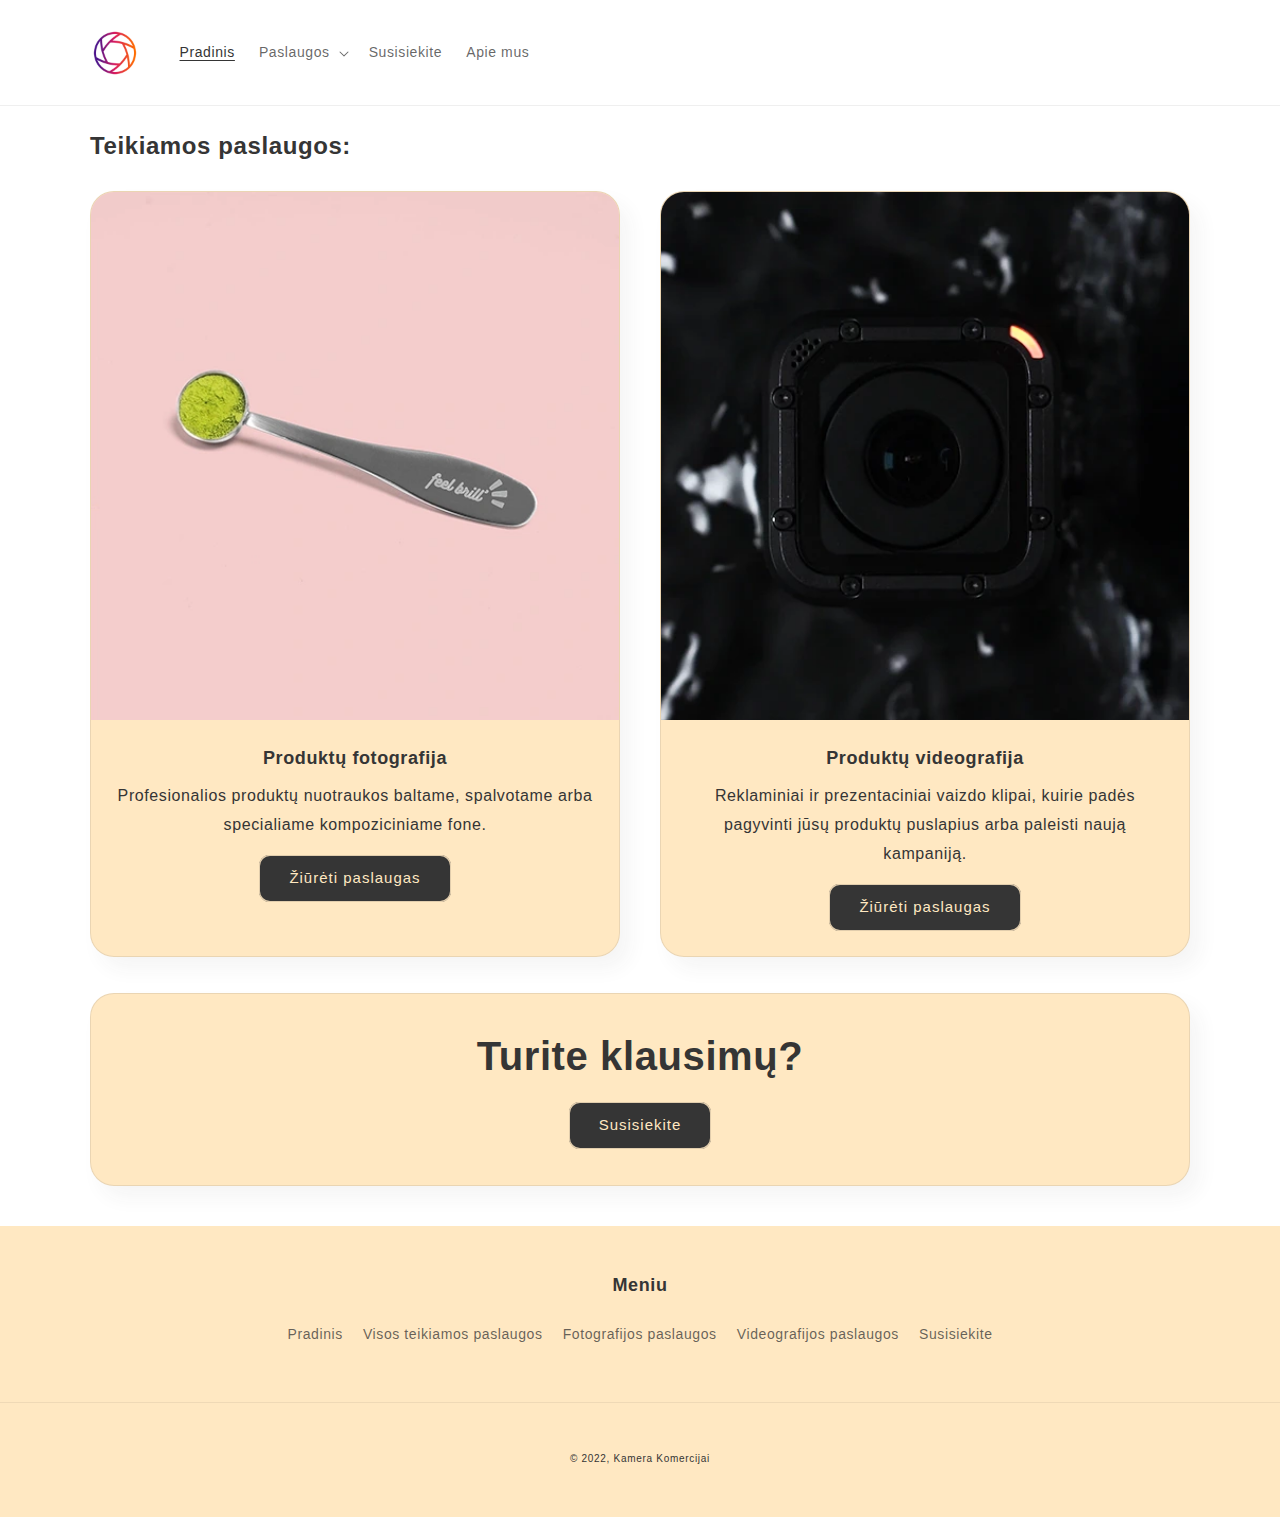
<file: teikiamos-paslaugos.html>
<!DOCTYPE html>
<html
  class="js"
  lang="lt-LT"
  style="padding-bottom: 0px; --header-bottom-position: 85px"
>
  <head>
    
    <meta charset="utf-8" />
    <meta http-equiv="X-UA-Compatible" content="IE=edge" />
    <meta name="viewport" content="width=device-width,initial-scale=1" />
    <meta name="theme-color" content="" />
    <!-- Google tag (gtag.js) -->
<script async src="https://www.googletagmanager.com/gtag/js?id=G-5LF94EM5QG"></script>
<script>
  window.dataLayer = window.dataLayer || [];
  function gtag(){dataLayer.push(arguments);}
  gtag('js', new Date());

  gtag('config', 'G-5LF94EM5QG');
</script>
    <link
      rel="canonical"
      href="https://kamerakomercijai.lt/teikiamos-paslaugos.html"
    />
    <title>Teikiamos paslaugos | Kamera Komercijai</title>
    <link rel="icon" href="./img/kamera-komercijai.ico">
    <meta
      name="description"
      content="Profesionalios fotografijos ir videografijos paslaugų jūsų verslui. Aiški kainodara, malonus procesas, užtikrintas rezultatas."
    />

    <meta property="og:site_name" content="Kamera Komercijai" />
    <meta
      property="og:url"
      content="https://kamerakomercijai.lt/teikiamos-paslaugos.html"
    />
    <meta
      property="og:title"
      content="Kamera Komercijai | Profesionalios fotografijos ir videografijos paslaugos jūsų verslui."
    />
    <meta property="og:type" content="website" />
    <meta
      property="og:description"
      content="Kamera Komercijai - Profesionalios fotografijos ir videografijos paslaugos jūsų verslui."
    />
    <meta property="og:image" content="./img/kamera-komercijai-1.jpg" />
    <meta property="og:image:width" content="3826" />
    <meta property="og:image:height" content="2152" />
    <meta name="twitter:card" content="summary_large_image" />
    <meta
      name="twitter:title"
      content="Kamera Komercijai | Profesionalios fotografijos ir videografijos paslaugos jūsų verslui."
    />
    <meta
      name="twitter:description"
      content="Kamera Komercijai | Profesionalios fotografijos ir videografijos paslaugos jūsų verslui."
    />

    <script src="./js/global.js" defer="defer"></script>

    <link href="./css/base.css" rel="stylesheet" type="text/css" media="all" />

    <link
      rel="stylesheet"
      href="./css/component-menu-drawer.css"
      media="all"
      onload="this.media='all'"
    />

    <link
      rel="stylesheet"
      href="./css/component-mega-menu.css"
      media="all"
      onload="this.media='all'"
    />

    <link
      href="./css/section-multicolumn.css"
      rel="stylesheet"
      type="text/css"
      media="all"
    />
    <link
      href="./css/component-image-with-text.css"
      rel="stylesheet"
      type="text/css"
      media="all"
    />
    <link
      href="./css/collage.css"
      rel="stylesheet"
      type="text/css"
      media="all"
    />
    <link
      href="./css/component-modal-video.css"
      rel="stylesheet"
      type="text/css"
      media="all"
    />
    <link
      rel="stylesheet"
      href="./css/component-deferred-media.css"
      media="all"
      onload="this.media='all'"
    />

    <link
      rel="stylesheet"
      href="./css/section-rich-text.css"
      media="all"
      onload="this.media='all'"
    />

    <link
      href="./css/section-footer.css"
      rel="stylesheet"
      type="text/css"
      media="all"
    />
    <link
      href="./css/additional-styles.css"
      rel="stylesheet"
      type="text/css"
      media="all"
    />
  </head>

  <body class="gradient" cz-shortcut-listen="true">
    <div id="section-header" class="section-header">
      <sticky-header
        class="header-wrapper color-background-1 gradient header-wrapper--border-bottom"
      >
        <header class="header header--middle-left page-width header--has-menu">
          <header-drawer data-breakpoint="tablet">
            <details
              id="Details-menu-drawer-container"
              class="menu-drawer-container"
            >
              <summary
                class="header__icon header__icon--menu header__icon--summary link focus-inset"
                aria-label="Meniu"
                role="button"
                aria-expanded="false"
                aria-controls="menu-drawer"
              >
                <span>
                  <svg
                    xmlns="http://www.w3.org/2000/svg"
                    aria-hidden="true"
                    focusable="false"
                    role="presentation"
                    class="icon icon-hamburger"
                    fill="none"
                    viewBox="0 0 18 16"
                  >
                    <path
                      d="M1 .5a.5.5 0 100 1h15.71a.5.5 0 000-1H1zM.5 8a.5.5 0 01.5-.5h15.71a.5.5 0 010 1H1A.5.5 0 01.5 8zm0 7a.5.5 0 01.5-.5h15.71a.5.5 0 010 1H1a.5.5 0 01-.5-.5z"
                      fill="currentColor"
                    ></path>
                  </svg>

                  <svg
                    xmlns="http://www.w3.org/2000/svg"
                    aria-hidden="true"
                    focusable="false"
                    role="presentation"
                    class="icon icon-close"
                    fill="none"
                    viewBox="0 0 18 17"
                  >
                    <path
                      d="M.865 15.978a.5.5 0 00.707.707l7.433-7.431 7.579 7.282a.501.501 0 00.846-.37.5.5 0 00-.153-.351L9.712 8.546l7.417-7.416a.5.5 0 10-.707-.708L8.991 7.853 1.413.573a.5.5 0 10-.693.72l7.563 7.268-7.418 7.417z"
                      fill="currentColor"
                    ></path>
                  </svg>
                </span>
              </summary>
              <div
                id="menu-drawer"
                class="gradient menu-drawer motion-reduce"
                tabindex="-1"
              >
                <div class="menu-drawer__inner-container">
                  <div class="menu-drawer__navigation-container">
                    <nav class="menu-drawer__navigation">
                      <ul
                        class="menu-drawer__menu has-submenu list-menu"
                        role="list"
                      >
                        <li>
                          <a
                            href="/"
                            class="menu-drawer__menu-item list-menu__item link link--text focus-inset menu-drawer__menu-item--active"
                            aria-current="page"
                          >
                            Pradinis
                          </a>
                        </li>
                        <li>
                          <details id="Details-menu-drawer-menu-item-2">
                            <summary
                              class="menu-drawer__menu-item list-menu__item link link--text focus-inset"
                              role="button"
                              aria-expanded="false"
                              aria-controls="link-Grožis"
                            >
                              Paslaugos<svg
                                viewBox="0 0 14 10"
                                fill="none"
                                aria-hidden="true"
                                focusable="false"
                                role="presentation"
                                class="icon icon-arrow"
                                xmlns="http://www.w3.org/2000/svg"
                              >
                                <path
                                  fill-rule="evenodd"
                                  clip-rule="evenodd"
                                  d="M8.537.808a.5.5 0 01.817-.162l4 4a.5.5 0 010 .708l-4 4a.5.5 0 11-.708-.708L11.793 5.5H1a.5.5 0 010-1h10.793L8.646 1.354a.5.5 0 01-.109-.546z"
                                  fill="currentColor"
                                ></path>
                              </svg>

                              <svg
                                aria-hidden="true"
                                focusable="false"
                                role="presentation"
                                class="icon icon-caret"
                                viewBox="0 0 10 6"
                              >
                                <path
                                  fill-rule="evenodd"
                                  clip-rule="evenodd"
                                  d="M9.354.646a.5.5 0 00-.708 0L5 4.293 1.354.646a.5.5 0 00-.708.708l4 4a.5.5 0 00.708 0l4-4a.5.5 0 000-.708z"
                                  fill="currentColor"
                                ></path>
                              </svg>
                            </summary>
                            <div
                              class="menu-drawer__submenu has-submenu gradient motion-reduce"
                              tabindex="-1"
                            >
                              <div class="menu-drawer__inner-submenu">
                                <button
                                  class="menu-drawer__close-button link link--text focus-inset"
                                  aria-expanded="true"
                                >
                                  <svg
                                    viewBox="0 0 14 10"
                                    fill="none"
                                    aria-hidden="true"
                                    focusable="false"
                                    role="presentation"
                                    class="icon icon-arrow"
                                    xmlns="http://www.w3.org/2000/svg"
                                  >
                                    <path
                                      fill-rule="evenodd"
                                      clip-rule="evenodd"
                                      d="M8.537.808a.5.5 0 01.817-.162l4 4a.5.5 0 010 .708l-4 4a.5.5 0 11-.708-.708L11.793 5.5H1a.5.5 0 010-1h10.793L8.646 1.354a.5.5 0 01-.109-.546z"
                                      fill="currentColor"
                                    ></path>
                                  </svg>

                                  Paslaugos
                                </button>
                                <ul
                                  class="menu-drawer__menu list-menu"
                                  role="list"
                                  tabindex="-1"
                                >
                                  <li>
                                    <a
                                      href="./produktu-fotografijos-paslaugos.html"
                                      class="menu-drawer__menu-item link link--text list-menu__item focus-inset"
                                      >Produktų fotografija</a
                                    >
                                  </li>
                                  <li>
                                    <a
                                      href="./produktu-videografijos-paslaugos.html"
                                      class="menu-drawer__menu-item link link--text list-menu__item focus-inset"
                                      >Produktų videografija</a
                                    >
                                  </li>
                                </ul>
                              </div>
                            </div>
                          </details>
                        </li>
                        <li>
                          <a
                            href="./susisiekite.html"
                            class="menu-drawer__menu-item list-menu__item link link--text focus-inset"
                          >
                            Susisiekite
                          </a>
                        </li>
                        <li>
                          <a
                            href="./apie.html"
                            class="menu-drawer__menu-item list-menu__item link link--text focus-inset"
                          >
                            Apie mus
                          </a>
                        </li>
                      </ul>
                    </nav>
                  </div>
                </div>
              </div>
            </details>
          </header-drawer>
          <h1 class="header__heading">
            <a
              href="./"
              class="header__heading-link link link--text focus-inset"
              ><img
                src="./img/logo.png"
                alt="Kamera Komercijai"
                srcset="./img/logo.png"
                width="50"
                height="50.0"
                class="header__heading-logo"
              />
            </a>
          </h1>
          <nav class="header__inline-menu">
            <ul class="list-menu list-menu--inline" role="list">
              <li>
                <a
                  href="./"
                  class="header__menu-item header__menu-item list-menu__item link link--text"
                  aria-current="page"
                >
                  <span class="header__active-menu-item">Pradinis</span>
                </a>
              </li>
              <li>
                <header-menu>
                  <details id="Details-HeaderMenu-2" class="mega-menu">
                    <summary
                      class="header__menu-item list-menu__item link focus-inset"
                      role="button"
                      aria-expanded="false"
                      aria-controls="MegaMenu-Content-2"
                    >
                      <span>Paslaugos</span>

                      <svg
                        aria-hidden="true"
                        focusable="false"
                        role="presentation"
                        class="icon icon-caret"
                        viewBox="0 0 10 6"
                      >
                        <path
                          fill-rule="evenodd"
                          clip-rule="evenodd"
                          d="M9.354.646a.5.5 0 00-.708 0L5 4.293 1.354.646a.5.5 0 00-.708.708l4 4a.5.5 0 00.708 0l4-4a.5.5 0 000-.708z"
                          fill="currentColor"
                        ></path>
                      </svg>
                    </summary>
                    <div
                      id="MegaMenu-Content-2"
                      class="mega-menu__content gradient motion-reduce global-settings-popup"
                      tabindex="-1"
                    >
                      <ul class="mega-menu__list page-width" role="list">
                        <li>
                          <a
                            href="./produktu-fotografijos-paslaugos.html"
                            class="mega-menu__link mega-menu__link--level-2 link"
                            >Produktų fotografija</a
                          >
                        </li>
                        <li>
                          <a
                            href="./produktu-videografijos-paslaugos.html"
                            class="mega-menu__link mega-menu__link--level-2 link"
                            >Produktų videografija</a
                          >
                        </li>
                      </ul>
                    </div>
                  </details>
                </header-menu>
              </li>
              <li>
                <a
                  href="./susisiekite.html"
                  class="header__menu-item header__menu-item list-menu__item link link--text focus-inset"
                >
                  <span>Susisiekite</span>
                </a>
              </li>
              <li>
                <a
                  href="./apie.html"
                  class="header__menu-item header__menu-item list-menu__item link link--text focus-inset"
                >
                  <span>Apie mus</span>
                </a>
              </li>
            </ul>
          </nav>
        </header>
      </sticky-header>
    </div>

    <main id="MainContent" class="content-for-layout" role="main" tabindex="-1">
      <section class="section">
        <style data-shopify="">
          .section-template--16513019183329__166364595205c457c8-padding {
            padding-top: 0px;
            padding-bottom: 0px;
          }

          @media screen and (min-width: 750px) {
            .section-template--16513019183329__166364595205c457c8-padding {
              padding-top: 0px;
              padding-bottom: 0px;
            }
          }
        </style>
        <div class="multicolumn color-background-2 gradient">
          <div
            class="page-width section-template--16513019183329__166364595205c457c8-padding isolate"
          >
            <div
              class="title-wrapper-with-link title-wrapper--self-padded-mobile title-wrapper--no-top-margin"
            >
              <h2 class="title h2">Teikiamos paslaugos:</h2>
            </div>
            <slider-component class="slider-mobile-gutter">
              <ul
                class="multicolumn-list contains-content-container grid grid--1-col-tablet-down grid--2-col-desktop"
                id="Slider-template--16513019183329__166364595205c457c8"
                role="list"
              >
                <li
                  id="Slide-template--16513019183329__166364595205c457c8-1"
                  class="multicolumn-list__item grid__item center"
                >
                  <div class="multicolumn-card content-container">
                    <div
                      class="multicolumn-card__image-wrapper multicolumn-card__image-wrapper--full-width"
                    >
                      <div class="media media--transparent media--square">
                        <img
                          class="multicolumn-card__image"
                          srcset="./img/kamera-komercijai-2.webp"
                          src="./img/kamera-komercijai-2.webp"
                          sizes="(min-width: 990px) 710px,
                        (min-width: 750px) 550px,
                        calc(100vw - 30px)"
                          alt="Fotografijos paslaugos"
                          height="2000"
                          width="2000"
                          loading="lazy"
                        />
                      </div>
                    </div>
                    <div class="multicolumn-card__info">
                      <h3>Produktų fotografija</h3>
                      <div class="rte">
                        <p>
                          Profesionalios produktų nuotraukos baltame, spalvotame
                          arba specialiame kompoziciniame fone.
                        </p>
                      </div>
                      <a
                        href="./produktu-fotografijos-paslaugos.html"
                        class="button button--primary"
                        style="margin-top: 1.5rem"
                        >Žiūrėti paslaugas</a
                      >
                    </div>
                  </div>
                </li>
                <li
                  id="Slide-template--16513019183329__166364595205c457c8-2"
                  class="multicolumn-list__item grid__item center"
                >
                  <div class="multicolumn-card content-container">
                    <div
                      class="multicolumn-card__image-wrapper multicolumn-card__image-wrapper--full-width"
                    >
                      <div class="media media--transparent media--square">
                        <img
                        class="multicolumn-card__image"
                        srcset="./img/kamera-komercijai-3.webp"
                        src="./img/kamera-komercijai-3.webp"
                        sizes="(min-width: 990px) 710px,
                      (min-width: 750px) 550px,
                      calc(100vw - 30px)"
                        alt="Produktų vaizdo klipų videografijos paslaugos"
                        height="1080"
                        width="1080"
                        loading="lazy"
                      />
                      </div>
                    </div>
                    <div class="multicolumn-card__info">
                      <h3>Produktų videografija</h3>
                      <div class="rte">
                        <p>
                          Reklaminiai ir prezentaciniai vaizdo klipai, kuirie
                          padės pagyvinti jūsų produktų puslapius arba paleisti
                          naują kampaniją.
                        </p>
                      </div>
                      <a
                        href="./produktu-videografijos-paslaugos.html"
                        class="button button--primary"
                        style="margin-top: 1.5rem"
                        >Žiūrėti paslaugas</a
                      >
                    </div>
                  </div>
                </li>
              </ul></slider-component
            >
            <div class="center"></div>
          </div>
        </div>
      </section>

      <section class="section">
        <style>
          .section-template--16513019183329__5b1ec1ed-9bda-428b-87c2-aafb28652789-padding {
            padding-top: 27px;
            padding-bottom: 27px;
          }

          @media screen and (min-width: 750px) {
            .section-template--16513019183329__5b1ec1ed-9bda-428b-87c2-aafb28652789-padding {
              padding-top: 36px;
              padding-bottom: 36px;
            }
          }
        </style>
        <div class="isolate page-width">
          <div
            class="rich-text content-container color-accent-1 gradient section-template--16513019183329__5b1ec1ed-9bda-428b-87c2-aafb28652789-padding"
          >
            <div class="rich-text__wrapper rich-text__wrapper--center">
              <div class="rich-text__blocks center">
                <h2 class="rich-text__heading rte h1">
                  <span>Turite klausimų?</span>
                </h2>
                <div class="rich-text__text rte"></div>
                <div class="rich-text__buttons">
                  <a
                    role="link"
                    class="button button--primary"
                    href="./susisiekite.html"
                    >Susisiekite</a
                  >
                </div>
              </div>
            </div>
          </div>
        </div>
      </section>
    </main>

    <footer class="footer color-accent-1 gradient section-footer-padding">
      <style>
        .footer {
          margin-top: 30px;
        }

        .section-footer-padding {
          padding-top: 36px;
          padding-bottom: 36px;
        }

        @media screen and (min-width: 750px) {
          .footer {
            margin-top: 40px;
          }

          .section-footer-padding {
            padding-top: 48px;
            padding-bottom: 48px;
          }
        }
      </style>
      <div class="footer__content-top page-width">
        <div
          class="footer__blocks-wrapper grid grid--1-col grid--2-col grid--4-col-tablet"
        >
          <div
            class="footer-block grid__item footer-block--menu"
            data-shopify-editor-block='{"id":"linklist","type":"link_list"}'
          >
            <h2 class="footer-block__heading">Meniu</h2>
            <ul class="footer-block__details-content list-unstyled">
              <li>
                <a
                  href="./index.html"
                  class="link link--text list-menu__item list-menu__item--link"
                >
                  Pradinis
                </a>
              </li>
              <li>
                <a
                  href="./teikiamos-paslaugos.html"
                  class="link link--text list-menu__item list-menu__item--link"
                >
                  Visos teikiamos paslaugos
                </a>
              </li>
              <li>
                <a
                  href="./produktu-fotografijos-paslaugos.html"
                  class="link link--text list-menu__item list-menu__item--link"
                >
                  Fotografijos paslaugos
                </a>
              </li>
              <li>
                <a
                  href="./produktu-videografijos-paslaugos.html"
                  class="link link--text list-menu__item list-menu__item--link"
                >
                  Videografijos paslaugos
                </a>
              </li>
              <li>
                <a
                  href="./susisiekite.html"
                  class="link link--text list-menu__item list-menu__item--link"
                >
                  Susisiekite
                </a>
              </li>
            </ul>
          </div>
        </div>
      </div>
      <div class="footer__content-bottom">
        <div class="footer__content-bottom-wrapper page-width">
          <div class="footer__column footer__localization isolate"></div>
          <div class="footer__column footer__column--info">
            <div class="footer__copyright caption">
              <small class="copyright__content"
                >© 2022, <a href="/" title="">Kamera Komercijai</a></small
              >
            </div>
          </div>
        </div>
      </div>
    </footer>
  </body>
</html>
</file>
<file: css/base.css>
/* Color custom properties */

:root,
.color-background-1 {
  --color-foreground: var(--color-base-text);
  --color-background: var(--color-base-background-1);
  --gradient-background: var(--gradient-base-background-1);
}

.color-background-2 {
  --color-foreground: var(--color-base-text);
  --color-background: var(--color-base-background-2);
  --gradient-background: var(--gradient-base-background-2);
}

.color-inverse {
  --color-foreground: var(--color-base-background-1);
  --color-background: var(--color-base-text);
  --gradient-background: rgb(var(--color-base-text));
}

.color-accent-1 {
  --color-foreground: var(--color-base-solid-button-labels);
  --color-background: var(--color-base-accent-1);
  --gradient-background: var(--gradient-base-accent-1);
}

.color-accent-2 {
  --color-foreground: var(--color-base-solid-button-labels);
  --color-background: var(--color-base-accent-2);
  --gradient-background: var(--gradient-base-accent-2);
}

.color-foreground-outline-button {
  --color-foreground: var(--color-base-outline-button-labels);
}

.color-foreground-accent-1 {
  --color-foreground: var(--color-base-accent-1);
}

.color-foreground-accent-2 {
  --color-foreground: var(--color-base-accent-2);
}

:root,
.color-background-1 {
  --color-link: var(--color-base-outline-button-labels);
  --alpha-link: 0.85;
}

.color-background-2,
.color-inverse,
.color-accent-1,
.color-accent-2 {
  --color-link: var(--color-foreground);
  --alpha-link: 1;
}

:root,
.color-background-1 {
  --color-button: var(--color-base-accent-1);
  --color-button-text: var(--color-base-solid-button-labels);
  --alpha-button-background: 1;
  --alpha-button-border: 1;
}

.color-background-2,
.color-inverse,
.color-accent-1,
.color-accent-2 {
  --color-button: var(--color-foreground);
  --color-button-text: var(--color-background);
}

.button--secondary {
  --color-button: var(--color-base-outline-button-labels);
  --color-button-text: var(--color-base-outline-button-labels);
  --color-button: var(--color-background);
  --alpha-button-background: 1;
}

.color-background-2 .button--secondary,
.color-accent-1 .button--secondary,
.color-accent-2 .button--secondary {
  --color-button: var(--color-background);
  --color-button-text: var(--color-foreground);
}

.color-inverse .button--secondary {
  --color-button: var(--color-background);
  --color-button-text: var(--color-foreground);
}

.button--tertiary {
  --color-button: var(--color-base-outline-button-labels);
  --color-button-text: var(--color-base-outline-button-labels);
  --alpha-button-background: 0;
  --alpha-button-border: 0.2;
}

.color-background-2 .button--tertiary,
.color-inverse .button--tertiary,
.color-accent-1 .button--tertiary,
.color-accent-2 .button--tertiary {
  --color-button: var(--color-foreground);
  --color-button-text: var(--color-foreground);
}

:root,
.color-background-1 {
  --color-badge-background: var(--color-background);
  --color-badge-border: var(--color-foreground);
  --alpha-badge-border: 0.1;
}

.color-background-2,
.color-inverse,
.color-accent-1,
.color-accent-2 {
  --color-badge-background: var(--color-background);
  --color-badge-border: var(--color-background);
  --alpha-badge-border: 1;
}

:root,
.color-background-1,
.color-background-2 {
  --color-card-hover: var(--color-base-text);
}

.color-inverse {
  --color-card-hover: var(--color-base-background-1);
}

.color-accent-1,
.color-accent-2 {
  --color-card-hover: var(--color-base-solid-button-labels);
}

:root,
.color-icon-text {
  --color-icon: rgb(var(--color-base-text));
}

.color-icon-accent-1 {
  --color-icon: rgb(var(--color-base-accent-1));
}

.color-icon-accent-2 {
  --color-icon: rgb(var(--color-base-accent-2));
}

.color-icon-outline-button {
  --color-icon: rgb(var(--color-base-outline-button-labels));
}

.contains-card,
.card {
  --border-radius: var(--card-corner-radius);
  --border-width: var(--card-border-width);
  --border-opacity: var(--card-border-opacity);
  --shadow-horizontal-offset: var(--card-shadow-horizontal-offset);
  --shadow-vertical-offset: var(--card-shadow-vertical-offset);
  --shadow-blur-radius: var(--card-shadow-blur-radius);
  --shadow-opacity: var(--card-shadow-opacity);
  --shadow-visible: var(--card-shadow-visible);
}

.contains-content-container,
.content-container {
  --border-radius: var(--text-boxes-radius);
  --border-width: var(--text-boxes-border-width);
  --border-opacity: var(--text-boxes-border-opacity);
  --shadow-horizontal-offset: var(--text-boxes-shadow-horizontal-offset);
  --shadow-vertical-offset: var(--text-boxes-shadow-vertical-offset);
  --shadow-blur-radius: var(--text-boxes-shadow-blur-radius);
  --shadow-opacity: var(--text-boxes-shadow-opacity);
  --shadow-visible: var(--text-boxes-shadow-visible);
}

.contains-media,
.global-media-settings {
  --border-radius: var(--media-radius);
  --border-width: var(--media-border-width);
  --border-opacity: var(--media-border-opacity);
  --shadow-horizontal-offset: var(--media-shadow-horizontal-offset);
  --shadow-vertical-offset: var(--media-shadow-vertical-offset);
  --shadow-blur-radius: var(--media-shadow-blur-radius);
  --shadow-opacity: var(--media-shadow-opacity);
  --shadow-visible: var(--media-shadow-visible);
}

/* base */

.no-js:not(html) {
  display: none !important;
}

html.no-js .no-js:not(html) {
  display: block !important;
}

.no-js-inline {
  display: none !important;
}

html.no-js .no-js-inline {
  display: inline-block !important;
}

html.no-js .no-js-hidden {
  display: none !important;
}

.page-width {
  max-width: var(--page-width);
  margin: 0 auto;
  padding: 0 1.5rem;
}

.page-width-desktop {
  padding: 0;
  margin: 0 auto;
}

@media screen and (min-width: 750px) {
  .page-width {
    padding: 0 5rem;
  }

  .page-width--narrow {
    padding: 0 9rem;
  }

  .page-width-desktop {
    padding: 0;
  }

  .page-width-tablet {
    padding: 0 5rem;
  }
}

@media screen and (min-width: 990px) {
  .page-width--narrow {
    max-width: 72.6rem;
    padding: 0;
  }

  .page-width-desktop {
    max-width: var(--page-width);
    padding: 0 5rem;
  }
}

.isolate {
  position: relative;
  z-index: 0;
}

.section + .section {
  margin-top: var(--spacing-sections-mobile);
}

@media screen and (min-width: 750px) {
  .section + .section {
    margin-top: var(--spacing-sections-desktop);
  }
}

.element-margin-top {
  margin-top: 5rem;
}

@media screen and (min-width: 750px) {
  .element-margin {
    margin-top: calc(5rem + var(--page-width-margin));
  }
}

body,
.color-background-1,
.color-background-2,
.color-inverse,
.color-accent-1,
.color-accent-2 {
  color: rgba(var(--color-foreground), 1);
  background-color: rgb(var(--color-background));
}

.background-secondary {
  background-color: rgba(var(--color-foreground), 0.04);
}

.grid-auto-flow {
  display: grid;
  grid-auto-flow: column;
}

.page-margin,
.shopify-challenge__container {
  margin: 7rem auto;
}

.rte-width {
  max-width: 82rem;
  margin: 0 auto 2rem;
}

.list-unstyled {
  margin: 0;
  padding: 0;
  list-style: none;
}

.hidden {
  display: none !important;
}

.visually-hidden {
  position: absolute !important;
  overflow: hidden;
  width: 1px;
  height: 1px;
  margin: -1px;
  padding: 0;
  border: 0;
  clip: rect(0 0 0 0);
  word-wrap: normal !important;
}

.visually-hidden--inline {
  margin: 0;
  height: 1em;
}

.overflow-hidden {
  overflow: hidden;
}

.skip-to-content-link:focus {
  z-index: 9999;
  position: inherit;
  overflow: auto;
  width: auto;
  height: auto;
  clip: auto;
}

.full-width-link {
  position: absolute;
  top: 0;
  right: 0;
  bottom: 0;
  left: 0;
  z-index: 2;
}

::selection {
  background-color: rgba(var(--color-foreground), 0.2);
}

.text-body {
  font-size: 1.5rem;
  letter-spacing: 0.06rem;
  line-height: calc(1 + 0.8 / var(--font-body-scale));
  font-family: var(--font-body-family);
  font-style: var(--font-body-style);
  font-weight: var(--font-body-weight);
}

h1,
h2,
h3,
h4,
h5,
.h0,
.h1,
.h2,
.h3,
.h4,
.h5 {
  font-family: var(--font-heading-family);
  font-style: var(--font-heading-style);
  font-weight: var(--font-heading-weight);
  letter-spacing: calc(var(--font-heading-scale) * 0.06rem);
  color: rgb(var(--color-foreground));
  line-height: calc(1 + 0.3 / max(1, var(--font-heading-scale)));
  word-break: break-word;
}

.hxl {
  font-size: calc(var(--font-heading-scale) * 5rem);
}

@media only screen and (min-width: 750px) {
  .hxl {
    font-size: calc(var(--font-heading-scale) * 6.2rem);
  }
}

.h0 {
  font-size: calc(var(--font-heading-scale) * 4rem);
}

@media only screen and (min-width: 750px) {
  .h0 {
    font-size: calc(var(--font-heading-scale) * 5.2rem);
  }
}

h1,
.h1 {
  font-size: calc(var(--font-heading-scale) * 3rem);
}

@media only screen and (min-width: 750px) {
  h1,
  .h1 {
    font-size: calc(var(--font-heading-scale) * 4rem);
  }
}

h2,
.h2 {
  font-size: calc(var(--font-heading-scale) * 2rem);
}

@media only screen and (min-width: 750px) {
  h2,
  .h2 {
    font-size: calc(var(--font-heading-scale) * 2.4rem);
  }
}

h3,
.h3 {
  font-size: calc(var(--font-heading-scale) * 1.7rem);
}

@media only screen and (min-width: 750px) {
  h3,
  .h3 {
    font-size: calc(var(--font-heading-scale) * 1.8rem);
  }
}

h4,
.h4 {
  font-family: var(--font-heading-family);
  font-style: var(--font-heading-style);
  font-size: calc(var(--font-heading-scale) * 1.5rem);
}

h5,
.h5 {
  font-size: calc(var(--font-heading-scale) * 1.2rem);
}

@media only screen and (min-width: 750px) {
  h5,
  .h5 {
    font-size: calc(var(--font-heading-scale) * 1.3rem);
  }
}

h6,
.h6 {
  color: rgba(var(--color-foreground), 0.75);
  margin-block-start: 1.67em;
  margin-block-end: 1.67em;
}

blockquote {
  font-style: italic;
  color: rgba(var(--color-foreground), 0.75);
  border-left: 0.2rem solid rgba(var(--color-foreground), 0.2);
  padding-left: 1rem;
}

@media screen and (min-width: 750px) {
  blockquote {
    padding-left: 1.5rem;
  }
}

.caption {
  font-size: 1rem;
  letter-spacing: 0.07rem;
  line-height: calc(1 + 0.7 / var(--font-body-scale));
}

@media screen and (min-width: 750px) {
  .caption {
    font-size: 1.2rem;
  }
}

.caption-with-letter-spacing {
  font-size: 1rem;
  letter-spacing: 0.13rem;
  line-height: calc(1 + 0.2 / var(--font-body-scale));
  text-transform: uppercase;
}

.caption-with-letter-spacing--medium {
  font-size: 1.2rem;
  letter-spacing: 0.16rem;
}

.caption-with-letter-spacing--large {
  font-size: 1.4rem;
  letter-spacing: 0.18rem;
}

.caption-large,
.customer .field input,
.customer select,
.field__input,
.form__label,
.select__select {
  font-size: 1.3rem;
  line-height: calc(1 + 0.5 / var(--font-body-scale));
  letter-spacing: 0.04rem;
}

.color-foreground {
  color: rgb(var(--color-foreground));
}

table:not([class]) {
  table-layout: fixed;
  border-collapse: collapse;
  font-size: 1.4rem;
  border-style: hidden;
  box-shadow: 0 0 0 0.1rem rgba(var(--color-foreground), 0.2);
  /* draws the table border  */
}

table:not([class]) td,
table:not([class]) th {
  padding: 1em;
  border: 0.1rem solid rgba(var(--color-foreground), 0.2);
}

.hidden {
  display: none !important;
}

@media screen and (max-width: 749px) {
  .small-hide {
    display: none !important;
  }
}

@media screen and (min-width: 750px) and (max-width: 989px) {
  .medium-hide {
    display: none !important;
  }
}

@media screen and (min-width: 990px) {
  .large-up-hide {
    display: none !important;
  }
}

.left {
  text-align: left;
}

.center {
  text-align: center;
}

.right {
  text-align: right;
}

.uppercase {
  text-transform: uppercase;
}

.light {
  opacity: 0.7;
}

a:empty,
ul:empty,
dl:empty,
div:empty,
section:empty,
article:empty,
p:empty,
h1:empty,
h2:empty,
h3:empty,
h4:empty,
h5:empty,
h6:empty {
  display: none;
}

.link,
.customer a {
  cursor: pointer;
  display: inline-block;
  border: none;
  box-shadow: none;
  text-decoration: underline;
  text-underline-offset: 0.3rem;
  color: rgb(var(--color-link));
  background-color: transparent;
  font-size: 1.4rem;
  font-family: inherit;
}

.link--text {
  color: rgb(var(--color-foreground));
}

.link--text:hover {
  color: rgba(var(--color-foreground), 0.75);
}

.link-with-icon {
  display: inline-flex;
  font-size: 1.4rem;
  font-weight: 600;
  letter-spacing: 0.1rem;
  text-decoration: none;
  margin-bottom: 4.5rem;
  white-space: nowrap;
}

.link-with-icon .icon {
  width: 1.5rem;
  margin-left: 1rem;
}

a:not([href]) {
  cursor: not-allowed;
}

.circle-divider::after {
  content: "\2022";
  margin: 0 1.3rem 0 1.5rem;
}

.circle-divider:last-of-type::after {
  display: none;
}

hr {
  border: none;
  height: 0.1rem;
  background-color: rgba(var(--color-foreground), 0.2);
  display: block;
  margin: 5rem 0;
}

@media screen and (min-width: 750px) {
  hr {
    margin: 7rem 0;
  }
}

.full-unstyled-link {
  text-decoration: none;
  color: currentColor;
  display: block;
}

.placeholder {
  background-color: rgba(var(--color-foreground), 0.04);
  color: rgba(var(--color-foreground), 0.55);
  fill: rgba(var(--color-foreground), 0.55);
}

details > * {
  box-sizing: border-box;
}

.break {
  word-break: break-word;
}

.visibility-hidden {
  visibility: hidden;
}

@media (prefers-reduced-motion) {
  .motion-reduce {
    transition: none !important;
    animation: none !important;
  }
}

:root {
  --duration-short: 100ms;
  --duration-default: 200ms;
  --duration-long: 500ms;
}

.underlined-link,
.customer a {
  color: rgba(var(--color-link), var(--alpha-link));
  text-underline-offset: 0.3rem;
  text-decoration-thickness: 0.1rem;
  transition: text-decoration-thickness ease 100ms;
}

.underlined-link:hover,
.customer a:hover {
  color: rgb(var(--color-link));
  text-decoration-thickness: 0.2rem;
}

.icon-arrow {
  width: 1.5rem;
}

h3 .icon-arrow,
.h3 .icon-arrow {
  width: calc(var(--font-heading-scale) * 1.5rem);
}

/* arrow animation */
.animate-arrow .icon-arrow path {
  transform: translateX(-0.25rem);
  transition: transform var(--duration-short) ease;
}

.animate-arrow:hover .icon-arrow path {
  transform: translateX(-0.05rem);
}

/* base-details-summary */
summary {
  cursor: pointer;
  list-style: none;
  position: relative;
}

summary .icon-caret {
  position: absolute;
  height: 0.6rem;
  right: 1.5rem;
  top: calc(50% - 0.2rem);
}

summary::-webkit-details-marker {
  display: none;
}

.disclosure-has-popup {
  position: relative;
}

.disclosure-has-popup[open] > summary::before {
  position: fixed;
  top: 0;
  right: 0;
  bottom: 0;
  left: 0;
  z-index: 2;
  display: block;
  cursor: default;
  content: " ";
  background: transparent;
}

.disclosure-has-popup > summary::before {
  display: none;
}

.disclosure-has-popup[open] > summary + * {
  z-index: 100;
}

@media screen and (min-width: 750px) {
  .disclosure-has-popup[open] > summary + * {
    z-index: 4;
  }

  .facets .disclosure-has-popup[open] > summary + * {
    z-index: 2;
  }
}

/* base-focus */
/*
  Focus ring - default (with offset)
*/

*:focus {
  outline: 0;
  box-shadow: none;
}

*:focus-visible {
  outline: 0.2rem solid rgba(var(--color-foreground), 0.5);
  outline-offset: 0.3rem;
  box-shadow: 0 0 0 0.3rem rgb(var(--color-background)),
    0 0 0.5rem 0.4rem rgba(var(--color-foreground), 0.3);
}

/* Fallback - for browsers that don't support :focus-visible, a fallback is set for :focus */
.focused,
.no-js *:focus {
  outline: 0.2rem solid rgba(var(--color-foreground), 0.5);
  outline-offset: 0.3rem;
  box-shadow: 0 0 0 0.3rem rgb(var(--color-background)),
    0 0 0.5rem 0.4rem rgba(var(--color-foreground), 0.3);
}

/* Negate the fallback side-effect for browsers that support :focus-visible */
.no-js *:focus:not(:focus-visible) {
  outline: 0;
  box-shadow: none;
}

/*
  Focus ring - inset
*/

.focus-inset:focus-visible {
  outline: 0.2rem solid rgba(var(--color-foreground), 0.5);
  outline-offset: -0.2rem;
  box-shadow: 0 0 0.2rem 0 rgba(var(--color-foreground), 0.3);
}

.focused.focus-inset,
.no-js .focus-inset:focus {
  outline: 0.2rem solid rgba(var(--color-foreground), 0.5);
  outline-offset: -0.2rem;
  box-shadow: 0 0 0.2rem 0 rgba(var(--color-foreground), 0.3);
}

.no-js .focus-inset:focus:not(:focus-visible) {
  outline: 0;
  box-shadow: none;
}

/*
  Focus ring - none
*/

/* Dangerous for a11y - Use with care */
.focus-none {
  box-shadow: none !important;
  outline: 0 !important;
}

.focus-offset:focus-visible {
  outline: 0.2rem solid rgba(var(--color-foreground), 0.5);
  outline-offset: 1rem;
  box-shadow: 0 0 0 1rem rgb(var(--color-background)),
    0 0 0.2rem 1.2rem rgba(var(--color-foreground), 0.3);
}

.focus-offset.focused,
.no-js .focus-offset:focus {
  outline: 0.2rem solid rgba(var(--color-foreground), 0.5);
  outline-offset: 1rem;
  box-shadow: 0 0 0 1rem rgb(var(--color-background)),
    0 0 0.2rem 1.2rem rgba(var(--color-foreground), 0.3);
}

.no-js .focus-offset:focus:not(:focus-visible) {
  outline: 0;
  box-shadow: none;
}

/* component-title */
.title,
.title-wrapper-with-link {
  margin: 3rem 0 2rem;
}

.title-wrapper-with-link .title {
  margin: 0;
}

.title .link {
  font-size: inherit;
}

.title-wrapper {
  margin-bottom: 3rem;
}

.title-wrapper-with-link {
  display: flex;
  justify-content: space-between;
  align-items: flex-end;
  gap: 1rem;
  margin-bottom: 3rem;
  flex-wrap: wrap;
}

.title--primary {
  margin: 4rem 0;
}

.title-wrapper--self-padded-tablet-down,
.title-wrapper--self-padded-mobile {
  padding-left: 1.5rem;
  padding-right: 1.5rem;
}

@media screen and (min-width: 750px) {
  .title-wrapper--self-padded-mobile {
    padding-left: 0;
    padding-right: 0;
  }
}

@media screen and (min-width: 990px) {
  .title,
  .title-wrapper-with-link {
    margin: 5rem 0 3rem;
  }

  .title--primary {
    margin: 2rem 0;
  }

  .title-wrapper-with-link {
    align-items: center;
  }

  .title-wrapper-with-link .title {
    margin-bottom: 0;
  }

  .title-wrapper--self-padded-tablet-down {
    padding-left: 0;
    padding-right: 0;
  }
}

.title-wrapper-with-link .link-with-icon {
  margin: 0;
  flex-shrink: 0;
  display: flex;
  align-items: center;
}

.title-wrapper-with-link .link-with-icon svg {
  width: 1.5rem;
}

.title-wrapper-with-link a {
  color: rgb(var(--color-link));
  margin-top: 0;
  flex-shrink: 0;
}

.title-wrapper--no-top-margin {
  margin-top: 0;
}

.title-wrapper--no-top-margin > .title {
  margin-top: 0;
}

.subtitle {
  font-size: 1.8rem;
  line-height: calc(1 + 0.8 / var(--font-body-scale));
  letter-spacing: 0.06rem;
  color: rgba(var(--color-foreground), 1);
}

.subtitle--small {
  font-size: 1.4rem;
  letter-spacing: 0.1rem;
}

.subtitle--medium {
  font-size: 1.6rem;
  letter-spacing: 0.08rem;
}

/* component-grid */
.grid {
  display: flex;
  flex-wrap: wrap;
  margin-bottom: 2rem;
  padding: 0;
  list-style: none;
  column-gap: var(--grid-mobile-horizontal-spacing);
  row-gap: var(--grid-mobile-vertical-spacing);
}

@media screen and (min-width: 750px) {
  .grid {
    column-gap: var(--grid-desktop-horizontal-spacing);
    row-gap: var(--grid-desktop-vertical-spacing);
  }
}

.grid:last-child {
  margin-bottom: 0;
}

.grid__item {
  width: calc(25% - var(--grid-mobile-horizontal-spacing) * 3 / 4);
  max-width: calc(50% - var(--grid-mobile-horizontal-spacing) / 2);
  flex-grow: 1;
  flex-shrink: 0;
}

@media screen and (min-width: 750px) {
  .grid__item {
    width: calc(25% - var(--grid-desktop-horizontal-spacing) * 3 / 4);
    max-width: calc(50% - var(--grid-desktop-horizontal-spacing) / 2);
  }
}

.grid--gapless.grid {
  column-gap: 0;
  row-gap: 0;
}

@media screen and (max-width: 749px) {
  .grid__item.slider__slide--full-width {
    width: 100%;
    max-width: none;
  }
}

.grid--1-col .grid__item {
  max-width: 100%;
  width: 100%;
}

.grid--3-col .grid__item {
  width: calc(33.33% - var(--grid-mobile-horizontal-spacing) * 2 / 3);
}

@media screen and (min-width: 750px) {
  .grid--3-col .grid__item {
    width: calc(33.33% - var(--grid-desktop-horizontal-spacing) * 2 / 3);
  }
}

.grid--2-col .grid__item {
  width: calc(50% - var(--grid-mobile-horizontal-spacing) / 2);
}

@media screen and (min-width: 750px) {
  .grid--2-col .grid__item {
    width: calc(50% - var(--grid-desktop-horizontal-spacing) / 2);
  }

  .grid--4-col-tablet .grid__item {
    width: calc(25% - var(--grid-desktop-horizontal-spacing) * 3 / 4);
  }

  .grid--3-col-tablet .grid__item {
    width: calc(33.33% - var(--grid-desktop-horizontal-spacing) * 2 / 3);
  }

  .grid--2-col-tablet .grid__item {
    width: calc(50% - var(--grid-desktop-horizontal-spacing) / 2);
  }
}

@media screen and (max-width: 989px) {
  .grid--1-col-tablet-down .grid__item {
    width: 100%;
    max-width: 100%;
  }

  .slider--tablet.grid--peek {
    margin: 0;
    width: 100%;
  }

  .slider--tablet.grid--peek .grid__item {
    box-sizing: content-box;
    margin: 0;
  }
}

@media screen and (min-width: 990px) {
  .grid--6-col-desktop .grid__item {
    width: calc(16.66% - var(--grid-desktop-horizontal-spacing) * 5 / 6);
    max-width: calc(16.66% - var(--grid-desktop-horizontal-spacing) * 5 / 6);
  }

  .grid--5-col-desktop .grid__item {
    width: calc(20% - var(--grid-desktop-horizontal-spacing) * 4 / 5);
    max-width: calc(20% - var(--grid-desktop-horizontal-spacing) * 4 / 5);
  }

  .grid--4-col-desktop .grid__item {
    width: calc(25% - var(--grid-desktop-horizontal-spacing) * 3 / 4);
    max-width: calc(25% - var(--grid-desktop-horizontal-spacing) * 3 / 4);
  }

  .grid--3-col-desktop .grid__item {
    width: calc(33.33% - var(--grid-desktop-horizontal-spacing) * 2 / 3);
    max-width: calc(33.33% - var(--grid-desktop-horizontal-spacing) * 2 / 3);
  }

  .grid--2-col-desktop .grid__item {
    width: calc(50% - var(--grid-desktop-horizontal-spacing) / 2);
    max-width: calc(50% - var(--grid-desktop-horizontal-spacing) / 2);
  }
}

@media screen and (min-width: 990px) {
  .grid--1-col-desktop {
    flex: 0 0 100%;
    max-width: 100%;
  }

  .grid--1-col-desktop .grid__item {
    width: 100%;
    max-width: 100%;
  }
}

@media screen and (max-width: 749px) {
  .grid--peek.slider--mobile {
    margin: 0;
    width: 100%;
  }

  .grid--peek.slider--mobile .grid__item {
    box-sizing: content-box;
    margin: 0;
  }

  .grid--peek .grid__item {
    min-width: 35%;
  }

  .grid--peek.slider .grid__item:first-of-type {
    margin-left: 1.5rem;
  }

  .grid--peek.slider .grid__item:last-of-type {
    margin-right: 1.5rem;
  }

  .grid--2-col-tablet-down .grid__item {
    width: calc(50% - var(--grid-mobile-horizontal-spacing) / 2);
  }

  .slider--tablet.grid--peek.grid--2-col-tablet-down .grid__item,
  .grid--peek .grid__item {
    width: calc(50% - var(--grid-mobile-horizontal-spacing) - 3rem);
  }

  .slider--tablet.grid--peek.grid--1-col-tablet-down .grid__item,
  .slider--mobile.grid--peek.grid--1-col-tablet-down .grid__item {
    width: calc(100% - var(--grid-mobile-horizontal-spacing) - 3rem);
  }
}

@media screen and (min-width: 750px) and (max-width: 989px) {
  .slider--tablet.grid--peek .grid__item {
    width: calc(25% - var(--grid-desktop-horizontal-spacing) - 3rem);
  }

  .slider--tablet.grid--peek.grid--3-col-tablet .grid__item {
    width: calc(33.33% - var(--grid-desktop-horizontal-spacing) - 3rem);
  }

  .slider--tablet.grid--peek.grid--2-col-tablet .grid__item,
  .slider--tablet.grid--peek.grid--2-col-tablet-down .grid__item {
    width: calc(50% - var(--grid-desktop-horizontal-spacing) - 3rem);
  }

  .slider--tablet.grid--peek .grid__item:first-of-type {
    margin-left: 1.5rem;
  }

  .slider--tablet.grid--peek .grid__item:last-of-type {
    margin-right: 1.5rem;
  }

  .grid--2-col-tablet-down .grid__item {
    width: calc(50% - var(--grid-desktop-horizontal-spacing) / 2);
  }

  .grid--1-col-tablet-down.grid--peek .grid__item {
    width: calc(100% - var(--grid-desktop-horizontal-spacing) - 3rem);
  }
}

/* component-media */
.media {
  display: block;
  background-color: rgba(var(--color-foreground), 0.1);
  position: relative;
  overflow: hidden;
}

.media--transparent {
  background-color: transparent;
}

.media > *:not(.zoom):not(.deferred-media__poster-button),
.media model-viewer {
  display: block;
  max-width: 100%;
  position: absolute;
  top: 0;
  left: 0;
  height: 100%;
  width: 100%;
}

.media > img {
  object-fit: cover;
  object-position: center center;
  transition: opacity 0.4s cubic-bezier(0.25, 0.46, 0.45, 0.94);
}

.media--square {
  padding-bottom: 100%;
}

.media--portrait {
  padding-bottom: 125%;
}

.media--landscape {
  padding-bottom: 66.6%;
}

.media--cropped {
  padding-bottom: 56%;
}

.media--16-9 {
  padding-bottom: 56.25%;
}

.media--circle {
  padding-bottom: 100%;
  border-radius: 50%;
}

.media.media--hover-effect > img + img {
  opacity: 0;
}

@media screen and (min-width: 990px) {
  .media--cropped {
    padding-bottom: 63%;
  }
}

deferred-media {
  display: block;
}

/* component-button */
/* Button - default */

.button,
.shopify-challenge__button,
.customer button,
button.shopify-payment-button__button--unbranded,
.shopify-payment-button [role="button"],
.cart__dynamic-checkout-buttons [role="button"],
.cart__dynamic-checkout-buttons iframe {
  --shadow-horizontal-offset: var(--buttons-shadow-horizontal-offset);
  --shadow-vertical-offset: var(--buttons-shadow-vertical-offset);
  --shadow-blur-radius: var(--buttons-shadow-blur-radius);
  --shadow-opacity: var(--buttons-shadow-opacity);
  --shadow-visible: var(--buttons-shadow-visible);
  --border-offset: var(
    --buttons-border-offset
  ); /* reduce radius edge artifacts */
  --border-opacity: calc(1 - var(--buttons-border-opacity));
  border-radius: var(--buttons-radius-outset);
  position: relative;
}

.button,
.shopify-challenge__button,
.customer button,
button.shopify-payment-button__button--unbranded {
  min-width: calc(12rem + var(--buttons-border-width) * 2);
  min-height: calc(4.5rem + var(--buttons-border-width) * 2);
}

.shopify-payment-button__button--branded {
  z-index: auto;
}

.cart__dynamic-checkout-buttons iframe {
  box-shadow: var(--shadow-horizontal-offset) var(--shadow-vertical-offset)
    var(--shadow-blur-radius)
    rgba(var(--color-base-text), var(--shadow-opacity));
}

.button,
.shopify-challenge__button,
.customer button {
  display: inline-flex;
  justify-content: center;
  align-items: center;
  border: 0;
  padding: 0 3rem;
  cursor: pointer;
  font: inherit;
  font-size: 1.5rem;
  text-decoration: none;
  color: rgb(var(--color-button-text));
  transition: box-shadow var(--duration-short) ease;
  -webkit-appearance: none;
  appearance: none;
  background-color: rgba(var(--color-button), var(--alpha-button-background));
}

.button:before,
.shopify-challenge__button:before,
.customer button:before,
.shopify-payment-button__button--unbranded:before,
.shopify-payment-button [role="button"]:before,
.cart__dynamic-checkout-buttons [role="button"]:before {
  content: "";
  position: absolute;
  top: 0;
  right: 0;
  bottom: 0;
  left: 0;
  z-index: -1;
  border-radius: var(--buttons-radius-outset);
  box-shadow: var(--shadow-horizontal-offset) var(--shadow-vertical-offset)
    var(--shadow-blur-radius) rgba(var(--color-shadow), var(--shadow-opacity));
}

.button:after,
.shopify-challenge__button:after,
.customer button:after,
.shopify-payment-button__button--unbranded:after {
  content: "";
  position: absolute;
  top: var(--buttons-border-width);
  right: var(--buttons-border-width);
  bottom: var(--buttons-border-width);
  left: var(--buttons-border-width);
  z-index: 1;
  border-radius: var(--buttons-radius);
  box-shadow: 0 0 0 calc(var(--buttons-border-width) + var(--border-offset))
      rgba(var(--color-button-text), var(--border-opacity)),
    0 0 0 var(--buttons-border-width)
      rgba(var(--color-button), var(--alpha-button-background));
  transition: box-shadow var(--duration-short) ease;
}

.button:not([disabled]):hover::after,
.shopify-challenge__button:hover::after,
.customer button:hover::after,
.shopify-payment-button__button--unbranded:hover::after {
  --border-offset: 1.3px;
  box-shadow: 0 0 0 calc(var(--buttons-border-width) + var(--border-offset))
      rgba(var(--color-button-text), var(--border-opacity)),
    0 0 0 calc(var(--buttons-border-width) + 1px)
      rgba(var(--color-button), var(--alpha-button-background));
}

.button--secondary:after {
  --border-opacity: var(--buttons-border-opacity);
}

.button:focus-visible,
.button:focus,
.button.focused,
.shopify-payment-button__button--unbranded:focus-visible,
.shopify-payment-button [role="button"]:focus-visible,
.shopify-payment-button__button--unbranded:focus,
.shopify-payment-button [role="button"]:focus {
  outline: 0;
  box-shadow: 0 0 0 0.3rem rgb(var(--color-background)),
    0 0 0 0.5rem rgba(var(--color-foreground), 0.5),
    0 0 0.5rem 0.4rem rgba(var(--color-foreground), 0.3);
}

.button:focus:not(:focus-visible):not(.focused),
.shopify-payment-button__button--unbranded:focus:not(:focus-visible):not(.focused),
.shopify-payment-button
  [role="button"]:focus:not(:focus-visible):not(.focused) {
  box-shadow: inherit;
}

.button::selection,
.shopify-challenge__button::selection,
.customer button::selection {
  background-color: rgba(var(--color-button-text), 0.3);
}

.button,
.button-label,
.shopify-challenge__button,
.customer button {
  font-size: 1.5rem;
  letter-spacing: 0.1rem;
  line-height: calc(1 + 0.2 / var(--font-body-scale));
}

.button--tertiary {
  font-size: 1.2rem;
  padding: 1rem 1.5rem;
  min-width: calc(9rem + var(--buttons-border-width) * 2);
  min-height: calc(3.5rem + var(--buttons-border-width) * 2);
}

.button--small {
  padding: 1.2rem 2.6rem;
}

/* Button - other */

.button:disabled,
.button[aria-disabled="true"],
.button.disabled,
.customer button:disabled,
.customer button[aria-disabled="true"],
.customer button.disabled {
  cursor: not-allowed;
  opacity: 0.5;
}

.button--full-width {
  display: flex;
  width: 100%;
}

.button.loading {
  color: transparent;
  position: relative;
}

@media screen and (forced-colors: active) {
  .button.loading {
    color: rgb(var(--color-foreground));
  }
}

.button.loading > .loading-overlay__spinner {
  top: 50%;
  left: 50%;
  transform: translate(-50%, -50%);
  position: absolute;
  height: 100%;
  display: flex;
  align-items: center;
}

.button.loading > .loading-overlay__spinner .spinner {
  width: fit-content;
}

.button.loading > .loading-overlay__spinner .path {
  stroke: rgb(var(--color-button-text));
}

/* Button - social share */

.share-button {
  display: block;
  position: relative;
}

.share-button details {
  width: fit-content;
}

.share-button__button {
  font-size: 1.4rem;
  display: flex;
  min-height: 2.4rem;
  align-items: center;
  color: rgb(var(--color-link));
  margin-left: 0;
  padding-left: 0;
}

details[open] > .share-button__fallback {
  animation: animateMenuOpen var(--duration-default) ease;
}

.share-button__button:hover {
  text-decoration: underline;
  text-underline-offset: 0.3rem;
}

.share-button__button,
.share-button__fallback button {
  cursor: pointer;
  background-color: transparent;
  border: none;
}

.share-button__button .icon-share {
  height: 1.2rem;
  margin-right: 1rem;
  width: 1.3rem;
}

.share-button__fallback {
  display: flex;
  align-items: center;
  position: absolute;
  top: 3rem;
  left: 0.1rem;
  z-index: 3;
  width: 100%;
  min-width: max-content;
  border-radius: var(--inputs-radius);
  border: 0;
}

.share-button__fallback:after {
  pointer-events: none;
  content: "";
  position: absolute;
  top: var(--inputs-border-width);
  right: var(--inputs-border-width);
  bottom: var(--inputs-border-width);
  left: var(--inputs-border-width);
  border: 0.1rem solid transparent;
  border-radius: var(--inputs-radius);
  box-shadow: 0 0 0 var(--inputs-border-width)
    rgba(var(--color-foreground), var(--inputs-border-opacity));
  transition: box-shadow var(--duration-short) ease;
  z-index: 1;
}

.share-button__fallback:before {
  background: rgb(var(--color-background));
  pointer-events: none;
  content: "";
  position: absolute;
  top: 0;
  right: 0;
  bottom: 0;
  left: 0;
  border-radius: var(--inputs-radius-outset);
  box-shadow: var(--inputs-shadow-horizontal-offset)
    var(--inputs-shadow-vertical-offset) var(--inputs-shadow-blur-radius)
    rgba(var(--color-base-text), var(--inputs-shadow-opacity));
  z-index: -1;
}

.share-button__fallback button {
  width: 4.4rem;
  height: 4.4rem;
  padding: 0;
  flex-shrink: 0;
  display: flex;
  justify-content: center;
  align-items: center;
  position: relative;
  right: var(--inputs-border-width);
}

.share-button__fallback button:hover {
  color: rgba(var(--color-foreground), 0.75);
}

.share-button__fallback button:hover svg {
  transform: scale(1.07);
}

.share-button__close:not(.hidden) + .share-button__copy {
  display: none;
}

.share-button__close,
.share-button__copy {
  background-color: transparent;
  color: rgb(var(--color-foreground));
}

.share-button__copy:focus-visible,
.share-button__close:focus-visible {
  background-color: rgb(var(--color-background));
  z-index: 2;
}

.share-button__copy:focus,
.share-button__close:focus {
  background-color: rgb(var(--color-background));
  z-index: 2;
}

.field:not(:focus-visible):not(.focused)
  + .share-button__copy:not(:focus-visible):not(.focused),
.field:not(:focus-visible):not(.focused)
  + .share-button__close:not(:focus-visible):not(.focused) {
  background-color: inherit;
}

.share-button__fallback .field:after,
.share-button__fallback .field:before {
  content: none;
}

.share-button__fallback .field {
  border-radius: 0;
  min-width: auto;
  min-height: auto;
  transition: none;
}

.share-button__fallback .field__input:focus,
.share-button__fallback .field__input:-webkit-autofill {
  outline: 0.2rem solid rgba(var(--color-foreground), 0.5);
  outline-offset: 0.1rem;
  box-shadow: 0 0 0 0.1rem rgb(var(--color-background)),
    0 0 0.5rem 0.4rem rgba(var(--color-foreground), 0.3);
}

.share-button__fallback .field__input {
  box-shadow: none;
  text-overflow: ellipsis;
  white-space: nowrap;
  overflow: hidden;
  filter: none;
  min-width: auto;
  min-height: auto;
}

.share-button__fallback .field__input:hover {
  box-shadow: none;
}

.share-button__fallback .icon {
  width: 1.5rem;
  height: 1.5rem;
}

.share-button__message:not(:empty) {
  display: flex;
  align-items: center;
  width: 100%;
  height: 100%;
  margin-top: 0;
  padding: 0.8rem 0 0.8rem 1.5rem;
  margin: var(--inputs-border-width);
}

.share-button__message:not(:empty):not(.hidden) ~ * {
  display: none;
}

/* component-form */
.field__input,
.select__select,
.customer .field input,
.customer select {
  -webkit-appearance: none;
  appearance: none;
  background-color: rgb(var(--color-background));
  color: rgb(var(--color-foreground));
  font-size: 1.6rem;
  width: 100%;
  box-sizing: border-box;
  transition: box-shadow var(--duration-short) ease;
  border-radius: var(--inputs-radius);
  height: 4.5rem;
  min-height: calc(var(--inputs-border-width) * 2);
  min-width: calc(7rem + (var(--inputs-border-width) * 2));
  position: relative;
  border: 0;
}

.field:before,
.select:before,
.customer .field:before,
.customer select:before,
.localization-form__select:before {
  pointer-events: none;
  content: "";
  position: absolute;
  top: 0;
  right: 0;
  bottom: 0;
  left: 0;
  border-radius: var(--inputs-radius-outset);
  box-shadow: var(--inputs-shadow-horizontal-offset)
    var(--inputs-shadow-vertical-offset) var(--inputs-shadow-blur-radius)
    rgba(var(--color-base-text), var(--inputs-shadow-opacity));
  z-index: -1;
}

.field:after,
.select:after,
.customer .field:after,
.customer select:after,
.localization-form__select:after {
  pointer-events: none;
  content: "";
  position: absolute;
  top: var(--inputs-border-width);
  right: var(--inputs-border-width);
  bottom: var(--inputs-border-width);
  left: var(--inputs-border-width);
  border: 0.1rem solid transparent;
  border-radius: var(--inputs-radius);
  box-shadow: 0 0 0 var(--inputs-border-width)
    rgba(var(--color-foreground), var(--inputs-border-opacity));
  transition: box-shadow var(--duration-short) ease;
  z-index: 1;
}

.select__select {
  font-family: var(--font-body-family);
  font-style: var(--font-body-style);
  font-weight: var(--font-body-weight);
  font-size: 1.2rem;
  color: rgba(var(--color-foreground), 0.75);
}

.field:hover.field:after,
.select:hover.select:after,
.select__select:hover.select__select:after,
.customer .field:hover.field:after,
.customer select:hover.select:after,
.localization-form__select:hover.localization-form__select:after {
  box-shadow: 0 0 0 calc(0.1rem + var(--inputs-border-width))
    rgba(var(--color-foreground), var(--inputs-border-opacity));
  outline: 0;
  border-radius: var(--inputs-radius);
}

.field__input:focus-visible,
.select__select:focus-visible,
.customer .field input:focus-visible,
.customer select:focus-visible,
.localization-form__select:focus-visible.localization-form__select:after {
  box-shadow: 0 0 0 calc(0.1rem + var(--inputs-border-width))
    rgba(var(--color-foreground));
  outline: 0;
  border-radius: var(--inputs-radius);
}

.field__input:focus,
.select__select:focus,
.customer .field input:focus,
.customer select:focus,
.localization-form__select:focus.localization-form__select:after {
  box-shadow: 0 0 0 calc(0.1rem + var(--inputs-border-width))
    rgba(var(--color-foreground));
  outline: 0;
  border-radius: var(--inputs-radius);
}

.localization-form__select:focus {
  outline: 0;
  box-shadow: none;
}

.text-area,
.select {
  display: flex;
  position: relative;
  width: 100%;
}

/* Select */

.select .icon-caret,
.customer select + svg {
  height: 0.6rem;
  pointer-events: none;
  position: absolute;
  top: calc(50% - 0.2rem);
  right: calc(var(--inputs-border-width) + 1.5rem);
}

.select__select,
.customer select {
  cursor: pointer;
  line-height: calc(1 + 0.6 / var(--font-body-scale));
  padding: 0 2rem;
  margin: var(--inputs-border-width);
  min-height: calc(var(--inputs-border-width) * 2);
}

/* Field */

.field {
  position: relative;
  width: 100%;
  display: flex;
  transition: box-shadow var(--duration-short) ease;
}

.customer .field {
  display: flex;
}

.field--with-error {
  flex-wrap: wrap;
}

.field__input,
.customer .field input {
  flex-grow: 1;
  text-align: left;
  padding: 1.5rem;
  margin: var(--inputs-border-width);
  transition: box-shadow var(--duration-short) ease;
}

.field__label,
.customer .field label {
  font-size: 1.6rem;
  left: calc(var(--inputs-border-width) + 2rem);
  top: calc(1rem + var(--inputs-border-width));
  margin-bottom: 0;
  pointer-events: none;
  position: absolute;
  transition: top var(--duration-short) ease,
    font-size var(--duration-short) ease;
  color: rgba(var(--color-foreground), 0.75);
  letter-spacing: 0.1rem;
  line-height: 1.5;
}

.field__input:focus ~ .field__label,
.field__input:not(:placeholder-shown) ~ .field__label,
.field__input:-webkit-autofill ~ .field__label,
.customer .field input:focus ~ label,
.customer .field input:not(:placeholder-shown) ~ label,
.customer .field input:-webkit-autofill ~ label {
  font-size: 1rem;
  top: calc(var(--inputs-border-width) + 0.5rem);
  left: calc(var(--inputs-border-width) + 2rem);
  letter-spacing: 0.04rem;
}

.field__input:focus,
.field__input:not(:placeholder-shown),
.field__input:-webkit-autofill,
.customer .field input:focus,
.customer .field input:not(:placeholder-shown),
.customer .field input:-webkit-autofill {
  padding: 2.2rem 1.5rem 0.8rem 2rem;
  margin: var(--inputs-border-width);
}

.field__input::-webkit-search-cancel-button,
.customer .field input::-webkit-search-cancel-button {
  display: none;
}

.field__input::placeholder,
.customer .field input::placeholder {
  opacity: 0;
}

.field__button {
  align-items: center;
  background-color: transparent;
  border: 0;
  color: currentColor;
  cursor: pointer;
  display: flex;
  height: 4.4rem;
  justify-content: center;
  overflow: hidden;
  padding: 0;
  position: absolute;
  right: 0;
  top: 0;
  width: 4.4rem;
}

.field__button > svg {
  height: 2.5rem;
  width: 2.5rem;
}

.field__input:-webkit-autofill ~ .field__button,
.field__input:-webkit-autofill ~ .field__label,
.customer .field input:-webkit-autofill ~ label {
  color: rgb(0, 0, 0);
}

/* Text area */

.text-area {
  font-family: var(--font-body-family);
  font-style: var(--font-body-style);
  font-weight: var(--font-body-weight);
  min-height: 10rem;
  resize: none;
}

input[type="checkbox"] {
  display: inline-block;
  width: auto;
  margin-right: 0.5rem;
}

/* Form global */

.form__label {
  display: block;
  margin-bottom: 0.6rem;
}

.form__message {
  align-items: center;
  display: flex;
  font-size: 1.4rem;
  line-height: 1;
  margin-top: 1rem;
}

.form__message--large {
  font-size: 1.6rem;
}

.customer .field .form__message {
  font-size: 1.4rem;
  text-align: left;
}

.form__message .icon,
.customer .form__message svg {
  flex-shrink: 0;
  height: 1.3rem;
  margin-right: 0.5rem;
  width: 1.3rem;
}

.form__message--large .icon,
.customer .form__message svg {
  height: 1.5rem;
  width: 1.5rem;
  margin-right: 1rem;
}

.customer .field .form__message svg {
  align-self: start;
}

.form-status {
  margin: 0;
  font-size: 1.6rem;
}

.form-status-list {
  padding: 0;
  margin: 2rem 0 4rem;
}

.form-status-list li {
  list-style-position: inside;
}

.form-status-list .link::first-letter {
  text-transform: capitalize;
}

/* component-quantity */
.quantity {
  color: rgba(var(--color-foreground));
  position: relative;
  width: calc(14rem / var(--font-body-scale) + var(--inputs-border-width) * 2);
  display: flex;
  border-radius: var(--inputs-radius);
  min-height: calc((var(--inputs-border-width) * 2) + 4.5rem);
}

.quantity:after {
  pointer-events: none;
  content: "";
  position: absolute;
  top: var(--inputs-border-width);
  right: var(--inputs-border-width);
  bottom: var(--inputs-border-width);
  left: var(--inputs-border-width);
  border: 0.1rem solid transparent;
  border-radius: var(--inputs-radius);
  box-shadow: 0 0 0 var(--inputs-border-width)
    rgba(var(--color-foreground), var(--inputs-border-opacity));
  transition: box-shadow var(--duration-short) ease;
  z-index: 1;
}

.quantity:before {
  background: rgb(var(--color-background));
  pointer-events: none;
  content: "";
  position: absolute;
  top: 0;
  right: 0;
  bottom: 0;
  left: 0;
  border-radius: var(--inputs-radius-outset);
  box-shadow: var(--inputs-shadow-horizontal-offset)
    var(--inputs-shadow-vertical-offset) var(--inputs-shadow-blur-radius)
    rgba(var(--color-base-text), var(--inputs-shadow-opacity));
  z-index: -1;
}

.quantity__input {
  color: currentColor;
  font-size: 1.4rem;
  font-weight: 500;
  opacity: 0.85;
  text-align: center;
  background-color: transparent;
  border: 0;
  padding: 0 0.5rem;
  width: 100%;
  flex-grow: 1;
  -webkit-appearance: none;
  appearance: none;
}

.quantity__button {
  width: calc(4.5rem / var(--font-body-scale));
  flex-shrink: 0;
  font-size: 1.8rem;
  border: 0;
  background-color: transparent;
  cursor: pointer;
  display: flex;
  align-items: center;
  justify-content: center;
  color: rgb(var(--color-foreground));
  padding: 0;
}

.quantity__button:first-child {
  margin-left: calc(var(--inputs-border-width));
}

.quantity__button:last-child {
  margin-right: calc(var(--inputs-border-width));
}

.quantity__button svg {
  width: 1rem;
  pointer-events: none;
}

.quantity__button:focus-visible,
.quantity__input:focus-visible {
  background-color: rgb(var(--color-background));
  z-index: 2;
}

.quantity__button:focus,
.quantity__input:focus {
  background-color: rgb(var(--color-background));
  z-index: 2;
}

.quantity__button:not(:focus-visible):not(.focused),
.quantity__input:not(:focus-visible):not(.focused) {
  box-shadow: inherit;
  background-color: inherit;
}

.quantity__input:-webkit-autofill,
.quantity__input:-webkit-autofill:hover,
.quantity__input:-webkit-autofill:active {
  box-shadow: 0 0 0 10rem rgb(var(--color-background)) inset !important;
  -webkit-box-shadow: 0 0 0 10rem rgb(var(--color-background)) inset !important;
}

.quantity__input::-webkit-outer-spin-button,
.quantity__input::-webkit-inner-spin-button {
  -webkit-appearance: none;
  margin: 0;
}

.quantity__input[type="number"] {
  -moz-appearance: textfield;
}

/* component-modal */
.modal__toggle {
  list-style-type: none;
}

.no-js details[open] .modal__toggle {
  position: absolute;
  z-index: 5;
}

.modal__toggle-close {
  display: none;
}

.no-js details[open] svg.modal__toggle-close {
  display: flex;
  z-index: 1;
  height: 1.7rem;
  width: 1.7rem;
}

.modal__toggle-open {
  display: flex;
}

.no-js details[open] .modal__toggle-open {
  display: none;
}

.no-js .modal__close-button.link {
  display: none;
}

.modal__close-button.link {
  display: flex;
  justify-content: center;
  align-items: center;
  padding: 0rem;
  height: 4.4rem;
  width: 4.4rem;
  background-color: transparent;
}

.modal__close-button .icon {
  width: 1.7rem;
  height: 1.7rem;
}

.modal__content {
  position: absolute;
  top: 0;
  left: 0;
  right: 0;
  bottom: 0;
  background: rgb(var(--color-background));
  z-index: 4;
  display: flex;
  justify-content: center;
  align-items: center;
}

.media-modal {
  cursor: zoom-out;
}

.media-modal .deferred-media {
  cursor: initial;
}

/* component-cart-count-bubble */
.cart-count-bubble:empty {
  display: none;
}

.cart-count-bubble {
  position: absolute;
  background-color: rgb(var(--color-button));
  color: rgb(var(--color-button-text));
  height: 1.7rem;
  width: 1.7rem;
  border-radius: 100%;
  display: flex;
  justify-content: center;
  align-items: center;
  font-size: 0.9rem;
  bottom: 0.8rem;
  left: 2.2rem;
  line-height: calc(1 + 0.1 / var(--font-body-scale));
}

/* section-announcement-bar */
#shopify-section-announcement-bar {
  z-index: 4;
}

.announcement-bar {
  border-bottom: 0.1rem solid rgba(var(--color-foreground), 0.08);
  color: rgb(var(--color-foreground));
}

.announcement-bar__link {
  display: block;
  width: 100%;
  padding: 1rem 2rem;
  text-decoration: none;
}

.announcement-bar__link:hover {
  color: rgb(var(--color-foreground));
  background-color: rgba(var(--color-card-hover), 0.06);
}

.announcement-bar__link .icon-arrow {
  display: inline-block;
  pointer-events: none;
  margin-left: 0.8rem;
  vertical-align: middle;
  margin-bottom: 0.2rem;
}

.announcement-bar__link .announcement-bar__message {
  padding: 0;
}

.announcement-bar__message {
  text-align: center;
  padding: 1rem 2rem;
  margin: 0;
  letter-spacing: 0.1rem;
}

/* section-header */
#section-header {
  z-index: 3;
}

.section-header-sticky {
  position: sticky;
  top: 0;
}

.section-header-hidden {
  transform: translateY(-100%);
}

.section-header-hidden.menu-open {
  transform: translateY(0);
}

#section-header.animate {
  transition: transform 0.15s ease-out;
}

/* Main Header Layout */
.header-wrapper {
  display: block;
  position: relative;
  background-color: rgb(var(--color-background));
}

.header-wrapper--border-bottom {
  border-bottom: 0.1rem solid rgba(var(--color-foreground), 0.08);
}

.header {
  display: grid;
  grid-template-areas: "left-icon heading icons";
  grid-template-columns: 1fr 2fr 1fr;
  align-items: center;
}

@media screen and (min-width: 990px) {
  .header--top-left,
  .header--middle-left:not(.header--has-menu) {
    grid-template-areas:
      "heading icons"
      "navigation navigation";
    grid-template-columns: 1fr auto;
  }

  .header--middle-left {
    grid-template-areas: "heading navigation icons";
    grid-template-columns: auto auto 1fr;
    column-gap: 2rem;
  }

  .header--top-center {
    grid-template-areas:
      "left-icon heading icons"
      "navigation navigation navigation";
  }

  .header:not(.header--middle-left) .header__inline-menu {
    margin-top: 1.05rem;
  }
}

.header *[tabindex="-1"]:focus {
  outline: none;
}

.header__heading {
  margin: 0;
  line-height: 0;
}

.header > .header__heading-link {
  line-height: 0;
}

.header__heading,
.header__heading-link {
  grid-area: heading;
  justify-self: center;
}

.header__heading-link {
  display: inline-block;
  padding: 0.75rem;
  text-decoration: none;
  word-break: break-word;
}

.header__heading-link:hover .h2 {
  color: rgb(var(--color-foreground));
}

.header__heading-link .h2 {
  line-height: 1;
  color: rgba(var(--color-foreground), 0.75);
}

.header__heading-logo {
  height: auto;
  width: 100%;
}

@media screen and (max-width: 989px) {
  .header__heading,
  .header__heading-link {
    text-align: center;
  }
}

@media screen and (min-width: 990px) {
  .header__heading-link {
    margin-left: -0.75rem;
  }

  .header__heading,
  .header__heading-link {
    justify-self: start;
  }

  .header--top-center .header__heading-link,
  .header--top-center .header__heading {
    justify-self: center;
    text-align: center;
  }
}

/* Header icons */
.header__icons {
  display: flex;
  grid-area: icons;
  justify-self: end;
}

.header__icon:not(.header__icon--summary),
.header__icon span {
  display: flex;
  align-items: center;
  justify-content: center;
}

.header__icon {
  color: rgb(var(--color-foreground));
}

.header__icon span {
  height: 100%;
}

.header__icon::after {
  content: none;
}

.header__icon:hover .icon,
.modal__close-button:hover .icon {
  transform: scale(1.07);
}

.header__icon .icon {
  height: 2rem;
  width: 2rem;
  fill: none;
  vertical-align: middle;
}

.header__icon,
.header__icon--cart .icon {
  height: 4.4rem;
  width: 4.4rem;
  padding: 0;
}

.header__icon--cart {
  position: relative;
  margin-right: -1.2rem;
}

@media screen and (max-width: 989px) {
  menu-drawer ~ .header__icons .header__icon--account {
    display: none;
  }
}

.header__icon--menu[aria-expanded="true"]::before {
  content: "";
  top: 100%;
  left: 0;
  height: calc(
    var(--viewport-height, 100vh) - (var(--header-bottom-position, 100%))
  );
  width: 100%;
  display: block;
  position: absolute;
  background: rgba(var(--color-foreground), 0.5);
}

/* Search */
menu-drawer + .header__search {
  display: none;
}

.header > .header__search {
  grid-area: left-icon;
  justify-self: start;
}

.header:not(.header--has-menu) * > .header__search {
  display: none;
}

.header__search {
  display: inline-flex;
  line-height: 0;
}

.header--top-center > .header__search {
  display: none;
}

.header--top-center * > .header__search {
  display: inline-flex;
}

@media screen and (min-width: 990px) {
  .header:not(.header--top-center) * > .header__search,
  .header--top-center > .header__search {
    display: inline-flex;
  }

  .header:not(.header--top-center) > .header__search,
  .header--top-center * > .header__search {
    display: none;
  }
}

.no-js .predictive-search {
  display: none;
}

details[open] > .search-modal {
  opacity: 1;
  animation: animateMenuOpen var(--duration-default) ease;
}

details[open] .modal-overlay {
  display: block;
}

details[open] .modal-overlay::after {
  position: absolute;
  content: "";
  background-color: rgb(var(--color-foreground), 0.5);
  top: 100%;
  left: 0;
  right: 0;
  height: 100vh;
}

.no-js details[open] > .header__icon--search {
  top: 1rem;
  right: 0.5rem;
}

.search-modal {
  opacity: 0;
  border-bottom: 0.1rem solid rgba(var(--color-foreground), 0.08);
  min-height: calc(
    100% + var(--inputs-margin-offset) + (2 * var(--inputs-border-width))
  );
  height: 100%;
}

.search-modal__content {
  display: flex;
  align-items: center;
  justify-content: center;
  width: 100%;
  height: 100%;
  padding: 0 5rem 0 1rem;
  line-height: calc(1 + 0.8 / var(--font-body-scale));
  position: relative;
}

.search-modal__content-bottom {
  bottom: calc((var(--inputs-margin-offset) / 2));
}

.search-modal__content-top {
  top: calc((var(--inputs-margin-offset) / 2));
}

.search-modal__form {
  width: 100%;
}

.search-modal__close-button {
  position: absolute;
  right: 0.3rem;
}

@media screen and (min-width: 750px) {
  .search-modal__close-button {
    right: 1rem;
  }

  .search-modal__content {
    padding: 0 6rem;
  }
}

@media screen and (min-width: 990px) {
  .search-modal__form {
    max-width: 47.8rem;
  }

  .search-modal__close-button {
    position: initial;
    margin-left: 0.5rem;
  }
}

/* Header menu drawer */
.header__icon--menu .icon {
  display: block;
  position: absolute;
  opacity: 1;
  transform: scale(1);
  transition: transform 150ms ease, opacity 150ms ease;
}

details:not([open]) > .header__icon--menu .icon-close,
details[open] > .header__icon--menu .icon-hamburger {
  visibility: hidden;
  opacity: 0;
  transform: scale(0.8);
}

.js details[open]:not(.menu-opening) > .header__icon--menu .icon-close {
  visibility: hidden;
}

.js details[open]:not(.menu-opening) > .header__icon--menu .icon-hamburger {
  visibility: visible;
  opacity: 1;
  transform: scale(1.07);
}

.js details > .header__submenu {
  opacity: 0;
  transform: translateY(-1.5rem);
}

details[open] > .header__submenu {
  animation: animateMenuOpen var(--duration-default) ease;
  animation-fill-mode: forwards;
  z-index: 1;
}

@media (prefers-reduced-motion) {
  details[open] > .header__submenu {
    opacity: 1;
    transform: translateY(0);
  }
}

/* Header menu */
.header__inline-menu {
  margin-left: -1.2rem;
  grid-area: navigation;
  display: none;
}

.header--top-center .header__inline-menu,
.header--top-center .header__heading-link {
  margin-left: 0;
}

@media screen and (min-width: 990px) {
  .header__inline-menu {
    display: block;
  }

  .header--top-center .header__inline-menu {
    justify-self: center;
  }

  .header--top-center .header__inline-menu > .list-menu--inline {
    justify-content: center;
  }

  .header--middle-left .header__inline-menu {
    margin-left: 0;
  }
}

.header__menu {
  padding: 0 1rem;
}

.header__menu-item {
  padding: 1.2rem;
  text-decoration: none;
  color: rgba(var(--color-foreground), 0.75);
}

.header__menu-item:hover {
  color: rgb(var(--color-foreground));
}

.header__menu-item span {
  transition: text-decoration var(--duration-short) ease;
}

.header__menu-item:hover span {
  text-decoration: underline;
  text-underline-offset: 0.3rem;
}

details[open] > .header__menu-item {
  text-decoration: underline;
}

details[open]:hover > .header__menu-item {
  text-decoration-thickness: 0.2rem;
}

details[open] > .header__menu-item .icon-caret {
  transform: rotate(180deg);
}

.header__active-menu-item {
  transition: text-decoration-thickness var(--duration-short) ease;
  color: rgb(var(--color-foreground));
  text-decoration: underline;
  text-underline-offset: 0.3rem;
}

.header__menu-item:hover .header__active-menu-item {
  text-decoration-thickness: 0.2rem;
}

.header__submenu {
  transition: opacity var(--duration-default) ease,
    transform var(--duration-default) ease;
}

.global-settings-popup,
.header__submenu.global-settings-popup {
  border-radius: var(--popup-corner-radius);
  border-color: rgba(var(--color-foreground), var(--popup-border-opacity));
  border-style: solid;
  border-width: var(--popup-border-width);
  box-shadow: var(--popup-shadow-horizontal-offset)
    var(--popup-shadow-vertical-offset) var(--popup-shadow-blur-radius)
    rgba(var(--color-shadow), var(--popup-shadow-opacity));
}

.header__submenu.list-menu {
  padding: 2.4rem 0;
}

.header__submenu .header__submenu {
  background-color: rgba(var(--color-foreground), 0.03);
  padding: 0.5rem 0;
  margin: 0.5rem 0;
}

.header__submenu .header__menu-item:after {
  right: 2rem;
}

.header__submenu .header__menu-item {
  justify-content: space-between;
  padding: 0.8rem 2.4rem;
}

.header__submenu .header__submenu .header__menu-item {
  padding-left: 3.4rem;
}

.header__menu-item .icon-caret {
  right: 0.8rem;
}

.header__submenu .icon-caret {
  flex-shrink: 0;
  margin-left: 1rem;
  position: static;
}

header-menu > details,
details-disclosure > details {
  position: relative;
}

@keyframes animateMenuOpen {
  0% {
    opacity: 0;
    transform: translateY(-1.5rem);
  }

  100% {
    opacity: 1;
    transform: translateY(0);
  }
}

.overflow-hidden-mobile,
.overflow-hidden-tablet {
  overflow: hidden;
}

@media screen and (min-width: 750px) {
  .overflow-hidden-mobile {
    overflow: auto;
  }
}

@media screen and (min-width: 990px) {
  .overflow-hidden-tablet {
    overflow: auto;
  }
}

.badge {
  border: 1px solid transparent;
  border-radius: var(--badge-corner-radius);
  display: inline-block;
  font-size: 1.2rem;
  letter-spacing: 0.1rem;
  line-height: 1;
  padding: 0.5rem 1.3rem 0.6rem 1.3rem;
  text-align: center;
  background-color: rgb(var(--color-badge-background));
  border-color: rgba(var(--color-badge-border), var(--alpha-badge-border));
  color: rgb(var(--color-foreground));
  word-break: break-word;
}

.gradient {
  background: rgb(var(--color-background));
  background: var(--gradient-background);
  background-attachment: fixed;
}

@media screen and (forced-colors: active) {
  .icon {
    color: CanvasText;
    fill: CanvasText !important;
  }

  .icon-close-small path {
    stroke: CanvasText;
  }
}

.ratio {
  display: flex;
  position: relative;
  align-items: stretch;
}

.ratio::before {
  content: "";
  width: 0;
  height: 0;
  padding-bottom: var(--ratio-percent);
}

.content-container {
  border-radius: var(--text-boxes-radius);
  border: var(--text-boxes-border-width) solid
    rgba(var(--color-foreground), var(--text-boxes-border-opacity));
  position: relative;
}

.content-container:after {
  content: "";
  position: absolute;
  top: calc(var(--text-boxes-border-width) * -1);
  right: calc(var(--text-boxes-border-width) * -1);
  bottom: calc(var(--text-boxes-border-width) * -1);
  left: calc(var(--text-boxes-border-width) * -1);
  border-radius: var(--text-boxes-radius);
  box-shadow: var(--text-boxes-shadow-horizontal-offset)
    var(--text-boxes-shadow-vertical-offset)
    var(--text-boxes-shadow-blur-radius)
    rgba(var(--color-shadow), var(--text-boxes-shadow-opacity));
  z-index: -1;
}

.content-container--full-width:after {
  left: 0;
  right: 0;
  border-radius: 0;
}

@media screen and (max-width: 749px) {
  .content-container--full-width-mobile {
    border-left: none;
    border-right: none;
    border-radius: 0;
  }
  .content-container--full-width-mobile:after {
    display: none;
  }
}

.global-media-settings {
  position: relative;
  border: var(--media-border-width) solid
    rgba(var(--color-foreground), var(--media-border-opacity));
  border-radius: var(--media-radius);
  overflow: visible !important;
  background-color: rgb(var(--color-background));
}

.global-media-settings:after {
  content: "";
  position: absolute;
  top: calc(var(--media-border-width) * -1);
  right: calc(var(--media-border-width) * -1);
  bottom: calc(var(--media-border-width) * -1);
  left: calc(var(--media-border-width) * -1);
  border-radius: var(--media-radius);
  box-shadow: var(--media-shadow-horizontal-offset)
    var(--media-shadow-vertical-offset) var(--media-shadow-blur-radius)
    rgba(var(--color-shadow), var(--media-shadow-opacity));
  z-index: -1;
}

.global-media-settings--no-shadow {
  overflow: hidden !important;
}

.global-media-settings--no-shadow:after {
  content: none;
}

.global-media-settings img,
.global-media-settings iframe,
.global-media-settings model-viewer,
.global-media-settings video {
  border-radius: calc(var(--media-radius) - var(--media-border-width));
}

.content-container--full-width,
.global-media-settings--full-width,
.global-media-settings--full-width img {
  border-radius: 0;
  border-left: none;
  border-right: none;
}

/* check for flexbox gap in older Safari versions */
@supports not (inset: 10px) {
  .grid {
    margin-left: calc(-1 * var(--grid-mobile-horizontal-spacing));
  }

  .grid__item {
    padding-left: var(--grid-mobile-horizontal-spacing);
    padding-bottom: var(--grid-mobile-vertical-spacing);
  }

  @media screen and (min-width: 750px) {
    .grid {
      margin-left: calc(-1 * var(--grid-desktop-horizontal-spacing));
    }

    .grid__item {
      padding-left: var(--grid-desktop-horizontal-spacing);
      padding-bottom: var(--grid-desktop-vertical-spacing);
    }
  }

  .grid--gapless .grid__item {
    padding-left: 0;
    padding-bottom: 0;
  }

  @media screen and (min-width: 749px) {
    .grid--peek .grid__item {
      padding-left: var(--grid-mobile-horizontal-spacing);
    }
  }

  .product-grid .grid__item {
    padding-bottom: var(--grid-mobile-vertical-spacing);
  }

  @media screen and (min-width: 750px) {
    .product-grid .grid__item {
      padding-bottom: var(--grid-desktop-vertical-spacing);
    }
  }
}

.font-body-bold {
  font-weight: var(--font-body-weight-bold);
}
</file>
<file: css/component-menu-drawer.css>
.header__icon--menu {
  position: initial;
}

.js menu-drawer > details > summary::before,
.js menu-drawer > details[open]:not(.menu-opening) > summary::before {
  content: "";
  position: absolute;
  cursor: default;
  width: 100%;
  height: calc(100vh - 100%);
  height: calc(
    var(--viewport-height, 100vh) - (var(--header-bottom-position, 100%))
  );
  top: 100%;
  left: 0;
  background: rgba(var(--color-foreground), 0.5);
  opacity: 0;
  visibility: hidden;
  z-index: 2;
  transition: opacity 0s, visibility 0s;
}

menu-drawer > details[open] > summary::before {
  visibility: visible;
  opacity: 1;
  transition: opacity var(--duration-default) ease,
    visibility var(--duration-default) ease;
}

.menu-drawer {
  position: absolute;
  transform: translateX(-100%);
  visibility: hidden;
  z-index: 3;
  left: 0;
  top: 100%;
  width: calc(100vw - 4rem);
  padding: 0;
  border-width: 0 var(--drawer-border-width) 0 0;
  background-color: rgb(var(--color-background));
  overflow-x: hidden;
  border-style: solid;
  border-color: rgba(var(--color-foreground), var(--drawer-border-opacity));
  filter: drop-shadow(
    var(--drawer-shadow-horizontal-offset) var(--drawer-shadow-vertical-offset)
      var(--drawer-shadow-blur-radius)
      rgba(var(--color-shadow), var(--drawer-shadow-opacity))
  );
}

.js .menu-drawer {
  height: calc(100vh - 100%);
  height: calc(
    var(--viewport-height, 100vh) - (var(--header-bottom-position, 100%))
  );
}

.js details[open] > .menu-drawer,
.js details[open] > .menu-drawer__submenu {
  transition: transform var(--duration-default) ease,
    visibility var(--duration-default) ease;
}

.no-js details[open] > .menu-drawer,
.js details[open].menu-opening > .menu-drawer,
details[open].menu-opening > .menu-drawer__submenu {
  transform: translateX(0);
  visibility: visible;
}

.js .menu-drawer__navigation .submenu-open {
  visibility: hidden; /* hide menus from screen readers when hidden by submenu */
}

@media screen and (min-width: 750px) {
  .menu-drawer {
    width: 40rem;
  }

  .no-js .menu-drawer {
    height: auto;
  }
}

.menu-drawer__inner-container {
  position: relative;
  height: 100%;
}

.menu-drawer__navigation-container {
  display: grid;
  grid-template-rows: 1fr auto;
  align-content: space-between;
  overflow-y: auto;
  height: 100%;
}

.menu-drawer__navigation {
  padding: 5.6rem 0;
}

.menu-drawer__inner-submenu {
  height: 100%;
  overflow-x: hidden;
  overflow-y: auto;
}

.no-js .menu-drawer__navigation {
  padding: 0;
}

.no-js .menu-drawer__navigation > ul > li {
  border-bottom: 0.1rem solid rgba(var(--color-foreground), 0.04);
}

.no-js .menu-drawer__submenu ul > li {
  border-top: 0.1rem solid rgba(var(--color-foreground), 0.04);
}

.js .menu-drawer__menu li {
  margin-bottom: 0.2rem;
}

.menu-drawer__menu-item {
  padding: 1.1rem 3.2rem;
  text-decoration: none;
  font-size: 1.8rem;
}

.no-js .menu-drawer__menu-item {
  font-size: 1.6rem;
}

.no-js .menu-drawer__submenu .menu-drawer__menu-item {
  padding: 1.2rem 5.2rem 1.2rem 6rem;
}

.no-js .menu-drawer__submenu .menu-drawer__submenu .menu-drawer__menu-item {
  padding-left: 9rem;
}

.menu-drawer summary.menu-drawer__menu-item {
  padding-right: 5.2rem;
}

.no-js .menu-drawer__menu-item .icon-caret {
  right: 3rem;
}

.menu-drawer__menu-item--active,
.menu-drawer__menu-item:focus,
.menu-drawer__close-button:focus,
.menu-drawer__menu-item:hover,
.menu-drawer__close-button:hover {
  color: rgb(var(--color-foreground));
  background-color: rgba(var(--color-foreground), 0.04);
}

.menu-drawer__menu-item--active:hover {
  background-color: rgba(var(--color-foreground), 0.08);
}

.js .menu-drawer__menu-item .icon-caret,
.no-js .menu-drawer .icon-arrow {
  display: none;
}

.menu-drawer__menu-item > .icon-arrow {
  position: absolute;
  right: 2.5rem;
  top: 50%;
  transform: translateY(-50%);
}

.js .menu-drawer__submenu {
  position: absolute;
  top: 0;
  width: 100%;
  bottom: 0;
  left: 0;
  background-color: rgb(var(--color-background));
  border-left: 0.1rem solid rgba(var(--color-foreground), 0.2);
  z-index: 1;
  transform: translateX(100%);
  visibility: hidden;
}

.js .menu-drawer__submenu .menu-drawer__submenu {
  overflow-y: auto;
}

.menu-drawer__close-button {
  margin-top: 1.5rem;
  padding: 1.2rem 2.6rem;
  text-decoration: none;
  display: flex;
  align-items: center;
  font-size: 1.4rem;
  width: 100%;
  background-color: transparent;
  font-family: var(--font-body-family);
  font-style: var(--font-body-style);
  text-align: left;
}

.no-js .menu-drawer__close-button {
  display: none;
}

.menu-drawer__close-button .icon-arrow {
  transform: rotate(180deg);
  margin-right: 1rem;
}

.menu-drawer__utility-links {
  padding: 2rem;
  background-color: rgba(var(--color-foreground), 0.03);
}

.menu-drawer__account {
  display: inline-flex;
  align-items: center;
  text-decoration: none;
  padding: 1.2rem;
  margin-left: -1.2rem;
  font-size: 1.4rem;
  color: rgb(var(--color-foreground));
}

.menu-drawer__account .icon-account {
  height: 2rem;
  width: 2rem;
  margin-right: 1rem;
}

.menu-drawer__account:hover .icon-account {
  transform: scale(1.07);
}

.menu-drawer .list-social {
  justify-content: flex-start;
  margin-left: -1.25rem;
  margin-top: 2rem;
}

.menu-drawer .list-social:empty {
  display: none;
}

.menu-drawer .list-social__link {
  padding: 1.3rem 1.25rem;
}
</file>
<file: css/component-mega-menu.css>
.mega-menu {
  position: static;
}

.mega-menu__content {
  background-color: rgb(var(--color-background));
  border-left: 0;
  border-radius: 0;
  border-right: 0;
  left: 0;
  overflow-y: auto;
  padding-bottom: 2.4rem;
  padding-top: 2.4rem;
  position: absolute;
  right: 0;
  top: 100%;
  z-index: -1;
}

.section-header-sticky .mega-menu__content {
  max-height: calc(100vh - var(--header-bottom-position-desktop, 20rem) - 4rem);
}

.header-wrapper--border-bottom .mega-menu__content {
  border-top: 0;
}

.js .mega-menu__content {
  opacity: 0;
  transform: translateY(-1.5rem);
}

.mega-menu[open] .mega-menu__content {
  opacity: 1;
  transform: translateY(0);
}

.mega-menu__list {
  display: grid;
  gap: 2.4rem 4rem;
  grid-template-columns: repeat(6, minmax(0, 1fr));
  list-style: none;
}

.mega-menu__link {
  color: rgba(var(--color-foreground), 0.75);
  display: block;
  font-size: 1.3rem;
  line-height: calc(1 + 0.3 / var(--font-body-scale));
  padding-bottom: 0.6rem;
  padding-top: 0.6rem;
  text-decoration: none;
  transition: text-decoration var(--duration-short) ease;
  word-wrap: break-word;
}

.mega-menu__link--level-2 {
  font-size: 1.4rem;
}

.mega-menu__link--level-2:not(:only-child) {
  margin-bottom: 0.8rem;
}

.header--top-center .mega-menu__list {
  display: flex;
  justify-content: center;
  flex-wrap: wrap;
  column-gap: 0;
}

.header--top-center .mega-menu__list > li {
  width: 16%;
  padding-right: 2.4rem;
}

.mega-menu__link:hover,
.mega-menu__link--active {
  color: rgb(var(--color-foreground));
  text-decoration: underline;
}

.mega-menu__link--active:hover {
  text-decoration-thickness: 0.2rem;
}

.mega-menu .mega-menu__list--condensed {
  display: block;
}

.mega-menu__list--condensed .mega-menu__link {
  font-weight: normal;
}
</file>
<file: css/section-multicolumn.css>
.multicolumn .title {
  margin: 0;
}

.multicolumn.no-heading .title {
  display: none;
}

.multicolumn .title-wrapper-with-link {
  margin-top: 0;
}

@media screen and (max-width: 749px) {
  .multicolumn .title-wrapper-with-link {
    margin-bottom: 3rem;
  }

  .multicolumn .page-width {
    padding-left: 0;
    padding-right: 0;
  }
}

.multicolumn-card__image-wrapper--third-width {
  width: 33%;
}

.multicolumn-card__image-wrapper--half-width {
  width: 50%;
}

.multicolumn-list__item.center
  .multicolumn-card__image-wrapper:not(.multicolumn-card__image-wrapper--full-width),
.multicolumn-list__item:only-child {
  margin-left: auto;
  margin-right: auto;
}

.multicolumn .button {
  margin-top: 1.5rem;
}

@media screen and (min-width: 750px) {
  .multicolumn .button {
    margin-top: 4rem;
  }
}

.multicolumn-list {
  margin-top: 0;
  margin-bottom: 0;
  padding: 0;
}

.multicolumn-list__item:only-child {
  max-width: 72rem;
}

.multicolumn-list__item--empty {
  display: none;
}

.multicolumn:not(.background-none) .multicolumn-card {
  background: rgb(var(--color-background));
  height: 100%;
}

.multicolumn.background-primary .multicolumn-card {
  background: rgb(var(--color-background))
    linear-gradient(
      rgba(var(--color-foreground), 0.04),
      rgba(var(--color-foreground), 0.04)
    );
}

.multicolumn-list h3 {
  line-height: calc(1 + 0.5 / max(1, var(--font-heading-scale)));
}

.multicolumn-list h3,
.multicolumn-list p {
  margin: 0;
}

.multicolumn-card-spacing {
  padding-top: 2.5rem;
  margin-left: 2.5rem;
  margin-right: 2.5rem;
}

.multicolumn-card__info > :nth-child(2) {
  margin-top: 1rem;
}

.multicolumn-list__item.center .media--adapt,
.multicolumn-list__item .media--adapt .multicolumn-card__image {
  width: auto;
}

.multicolumn-list__item.center .media--adapt img {
  left: 50%;
  transform: translateX(-50%);
}

@media screen and (max-width: 749px) {
  .multicolumn-list {
    margin: 0;
    width: 100%;
  }

  .multicolumn-list:not(.slider) {
    padding-left: 1.5rem;
    padding-right: 1.5rem;
  }
}

@media screen and (min-width: 750px) {
  .multicolumn-list.slider,
  .multicolumn-list.grid--4-col-desktop {
    padding: 0;
  }

  .multicolumn-list__item,
  .grid--4-col-desktop .multicolumn-list__item {
    padding-bottom: 0;
  }

  .background-none .grid--2-col-tablet .multicolumn-list__item {
    margin-top: 4rem;
  }
}

.background-none .multicolumn-card-spacing {
  padding: 0;
  margin: 0;
}

.multicolumn-card__info {
  padding: 2.5rem;
}

.background-none .multicolumn-card__info {
  padding-top: 0;
  padding-left: 0;
  padding-right: 0;
}

.background-none .slider .multicolumn-card__info {
  padding-bottom: 0;
}

.background-none .multicolumn-card__image-wrapper + .multicolumn-card__info {
  padding-top: 2.5rem;
}

.background-none .slider .multicolumn-card__info {
  padding-left: 0.5rem;
}

.background-none
  .slider
  .multicolumn-card__image-wrapper
  + .multicolumn-card__info {
  padding-left: 1.5rem;
}

.background-none
  .multicolumn-list:not(.slider)
  .center
  .multicolumn-card__info {
  padding-left: 2.5rem;
  padding-right: 2.5rem;
}

@media screen and (max-width: 749px) {
  .background-none .slider .multicolumn-card__info {
    padding-bottom: 1rem;
  }

  .multicolumn.background-none .slider.slider--mobile {
    margin-bottom: 0rem;
  }
}

@media screen and (min-width: 750px) {
  .background-none .multicolumn-card__image-wrapper {
    margin-left: 1.5rem;
    margin-right: 1.5rem;
  }

  .background-none .multicolumn-list .multicolumn-card__info,
  .background-none
    .multicolumn-list:not(.slider)
    .center
    .multicolumn-card__info {
    padding-left: 1.5rem;
    padding-right: 1.5rem;
  }
}

.multicolumn-card {
  position: relative;
  box-sizing: border-box;
}

.multicolumn-card
  > .multicolumn-card__image-wrapper--full-width:not(.multicolumn-card-spacing) {
  border-top-left-radius: calc(
    var(--text-boxes-radius) - var(--text-boxes-border-width)
  );
  border-top-right-radius: calc(
    var(--text-boxes-radius) - var(--text-boxes-border-width)
  );
  overflow: hidden;
}

.multicolumn.background-none .multicolumn-card {
  border-radius: 0;
}

.multicolumn-card__info .link {
  text-decoration: none;
  font-size: inherit;
  margin-top: 1.5rem;
}

.multicolumn-card__info .icon-wrap {
  margin-left: 0.8rem;
  white-space: nowrap;
}

@media screen and (min-width: 990px) {
  .multicolumn-list__item--empty {
    display: list-item;
  }
}
</file>
<file: css/component-image-with-text.css>
.image-with-text .grid {
  margin-bottom: 0;
}

.image-with-text .grid__item {
  position: relative;
}

@media screen and (min-width: 750px) {
  .image-with-text__grid--reverse {
    flex-direction: row-reverse;
  }
}

.image-with-text__media {
  min-height: 100%;
  overflow: visible;
}

.image-with-text__media--small {
  height: 19.4rem;
}

.image-with-text__media--large {
  height: 43.5rem;
}

@media screen and (min-width: 750px) {
  .image-with-text__media--small {
    height: 31.4rem;
  }

  .image-with-text__media--large {
    height: 69.5rem;
  }
}

.image-with-text__media--placeholder {
  position: relative;
  overflow: hidden;
}

.image-with-text__media--placeholder:after {
  content: "";
  position: absolute;
  width: 100%;
  height: 100%;
  background: rgba(var(--color-foreground), 0.04);
}

.image-with-text__media--placeholder.image-with-text__media--adapt {
  height: 20rem;
}

@media screen and (min-width: 750px) {
  .image-with-text__media--placeholder.image-with-text__media--adapt {
    height: 30rem;
  }
}

.image-with-text__media--placeholder > svg {
  position: absolute;
  left: 50%;
  max-width: 80rem;
  top: 50%;
  transform: translate(-50%, -50%);
  width: 100%;
  fill: currentColor;
}

.image-with-text__content {
  align-items: flex-start;
  display: flex;
  flex-direction: column;
  height: 100%;
  justify-content: center;
  align-self: center;
  padding: 4rem calc(4rem / var(--font-body-scale)) 5rem;
  position: relative;
  z-index: 1;
}

.image-with-text .grid__item::after {
  content: "";
  position: absolute;
  top: 0;
  left: 0;
  width: 100%;
  height: 100%;
  z-index: -1;
}

.image-with-text:not(.image-with-text--overlap)
  .image-with-text__media-item:after {
  border-radius: var(--media-radius);
  box-shadow: var(--media-shadow-horizontal-offset)
    var(--media-shadow-vertical-offset) var(--media-shadow-blur-radius)
    rgba(var(--color-shadow), var(--media-shadow-opacity));
}

.image-with-text:not(.image-with-text--overlap)
  .image-with-text__text-item:after {
  border-radius: var(--text-boxes-radius);
  box-shadow: var(--text-boxes-shadow-horizontal-offset)
    var(--text-boxes-shadow-vertical-offset)
    var(--text-boxes-shadow-blur-radius)
    rgba(var(--color-shadow), var(--text-boxes-shadow-opacity));
}

.image-with-text .image-with-text__media-item > * {
  border-radius: var(--media-radius);
  overflow: hidden;
  box-shadow: var(--media-shadow-horizontal-offset)
    var(--media-shadow-vertical-offset) var(--media-shadow-blur-radius)
    rgba(var(--color-shadow), var(--media-shadow-opacity));
}

.image-with-text .global-media-settings {
  overflow: hidden !important;
}

.image-with-text .image-with-text__text-item > * {
  border-radius: var(--text-boxes-radius);
  overflow: hidden;
  box-shadow: var(--text-boxes-shadow-horizontal-offset)
    var(--text-boxes-shadow-vertical-offset)
    var(--text-boxes-shadow-blur-radius)
    rgba(var(--color-shadow), var(--text-boxes-shadow-opacity));
}

.image-with-text:not(.image-with-text--overlap)
  .image-with-text__media-item
  > *,
.image-with-text:not(.image-with-text--overlap)
  .image-with-text__text-item
  > * {
  box-shadow: none;
}

@media screen and (max-width: 749px) {
  .image-with-text.collapse-corners:not(.image-with-text--overlap)
    .image-with-text__media-item:after,
  .image-with-text.collapse-corners:not(.image-with-text--overlap)
    .grid__item
    .image-with-text__media,
  .image-with-text.collapse-corners:not(.image-with-text--overlap)
    .image-with-text__media
    img {
    border-bottom-right-radius: 0;
    border-bottom-left-radius: 0;
  }

  .image-with-text.collapse-corners:not(.image-with-text--overlap)
    .image-with-text__text-item:after,
  .image-with-text.collapse-corners:not(.image-with-text--overlap)
    .grid__item
    .image-with-text__content {
    border-top-left-radius: 0;
    border-top-right-radius: 0;
  }

  .image-with-text.collapse-borders:not(.image-with-text--overlap)
    .image-with-text__content {
    border-top: 0;
  }
}

.image-with-text__content--mobile-right > * {
  align-self: flex-end;
  text-align: right;
}

.image-with-text__content--mobile-center > * {
  align-self: center;
  text-align: center;
}

.image-with-text--overlap .image-with-text__content {
  width: 90%;
  margin: -3rem auto 0;
}

@media screen and (min-width: 750px) {
  .image-with-text__grid--reverse .image-with-text__content {
    margin-left: auto;
  }

  .image-with-text__content--bottom {
    justify-content: flex-end;
    align-self: flex-end;
  }

  .image-with-text__content--top {
    justify-content: flex-start;
    align-self: flex-start;
  }

  .image-with-text__content--desktop-right > * {
    align-self: flex-end;
    text-align: right;
  }

  .image-with-text__content--desktop-left > * {
    align-self: flex-start;
    text-align: left;
  }

  .image-with-text__content--desktop-center > * {
    align-self: center;
    text-align: center;
  }

  .image-with-text--overlap .image-with-text__text-item {
    display: flex;
    padding: 3rem 0;
  }

  .image-with-text--overlap .image-with-text__content {
    height: auto;
    width: calc(100% + 4rem);
    min-width: calc(100% + 4rem);
    margin-top: 0;
    margin-left: -4rem;
  }

  .image-with-text--overlap
    .image-with-text__grid--reverse
    .image-with-text__content {
    margin-left: 0;
    margin-right: -4rem;
  }

  .image-with-text--overlap
    .image-with-text__grid--reverse
    .image-with-text__text-item {
    justify-content: flex-end;
  }

  .image-with-text--overlap .image-with-text__media-item--top {
    align-self: flex-start;
  }

  .image-with-text--overlap .image-with-text__media-item--middle {
    align-self: center;
  }

  .image-with-text--overlap .image-with-text__media-item--bottom {
    align-self: flex-end;
  }

  .image-with-text__media-item--small,
  .image-with-text__media-item--large + .image-with-text__text-item {
    flex-grow: 0;
  }

  .image-with-text.collapse-corners:not(.image-with-text--overlap)
    .grid:not(.image-with-text__grid--reverse)
    .image-with-text__media-item:after,
  .image-with-text.collapse-corners:not(.image-with-text--overlap)
    .grid:not(.image-with-text__grid--reverse)
    .image-with-text__media,
  .image-with-text.collapse-corners:not(.image-with-text--overlap)
    .grid:not(.image-with-text__grid--reverse)
    .image-with-text__media
    img,
  .image-with-text.collapse-corners:not(.image-with-text--overlap)
    .image-with-text__grid--reverse
    .image-with-text__text-item:after,
  .image-with-text.collapse-corners:not(.image-with-text--overlap)
    .image-with-text__grid--reverse
    .image-with-text__content,
  .image-with-text.collapse-corners:not(.image-with-text--overlap)
    .image-with-text__grid--reverse
    .image-with-text__content:after {
    border-top-right-radius: 0;
    border-bottom-right-radius: 0;
  }

  .image-with-text.collapse-corners:not(.image-with-text--overlap)
    .grid:not(.image-with-text__grid--reverse)
    .image-with-text__text-item:after,
  .image-with-text.collapse-corners:not(.image-with-text--overlap)
    .grid:not(.image-with-text__grid--reverse)
    .image-with-text__content,
  .image-with-text.collapse-corners:not(.image-with-text--overlap)
    .grid:not(.image-with-text__grid--reverse)
    .image-with-text__content:after,
  .image-with-text.collapse-corners:not(.image-with-text--overlap)
    .image-with-text__grid--reverse
    .image-with-text__media-item:after,
  .image-with-text.collapse-corners:not(.image-with-text--overlap)
    .image-with-text__grid--reverse
    .image-with-text__media,
  .image-with-text.collapse-corners:not(.image-with-text--overlap)
    .image-with-text__grid--reverse
    .image-with-text__media
    img {
    border-top-left-radius: 0;
    border-bottom-left-radius: 0;
  }

  .image-with-text.collapse-borders:not(.image-with-text--overlap)
    .grid:not(.image-with-text__grid--reverse)
    .image-with-text__content {
    border-left: 0;
  }

  .image-with-text.collapse-borders:not(.image-with-text--overlap)
    .image-with-text__grid--reverse
    .image-with-text__content {
    border-right: 0;
  }
}

.image-with-text:not(.collapse-corners, .image-with-text--overlap)
  .image-with-text__media-item {
  z-index: 2;
}

.image-with-text__content {
  border-radius: var(--text-boxes-radius);
  box-shadow: var(--text-boxes-shadow-horizontal-offset)
    var(--text-boxes-shadow-vertical-offset)
    var(--text-boxes-shadow-blur-radius)
    rgba(var(--color-shadow), var(--text-boxes-shadow-opacity));
}

@media screen and (min-width: 990px) {
  .image-with-text__content {
    padding: 6rem 7rem 7rem;
  }
}

.image-with-text__content > * + * {
  margin-top: 2rem;
}

.image-with-text__content > .image-with-text__text:empty ~ a {
  margin-top: 2rem;
}

.image-with-text__content > :first-child:is(.image-with-text__heading),
.image-with-text__text--caption + .image-with-text__heading,
.image-with-text__text--caption:first-child {
  margin-top: 0;
}

.image-with-text__content :last-child:is(.image-with-text__heading),
.image-with-text__text--caption {
  margin-bottom: 0;
}

.image-with-text__content .button + .image-with-text__text {
  margin-top: 2rem;
}

.image-with-text__content .image-with-text__text + .button {
  margin-top: 3rem;
}

.image-with-text__heading {
  word-break: break-word;
  margin-bottom: 0;
}

.image-with-text__text p {
  word-break: break-word;
  margin-top: 0;
  margin-bottom: 1rem;
}

/* check for flexbox gap in older Safari versions */
@supports not (inset: 10px) {
  .image-with-text .grid {
    margin-left: 0;
  }
}
</file>
<file: css/collage.css>
.collage-wrapper-title {
  margin-top: 0;
  margin-bottom: 3rem;
}

.collage {
  display: grid;
}

.collage__item > * {
  width: 100%;
}

.collage__item .card__content {
  flex-grow: initial;
}

@media screen and (max-width: 749px) {
  .collage {
    grid-column-gap: var(--grid-mobile-horizontal-spacing);
    grid-row-gap: var(--grid-mobile-vertical-spacing);
  }

  .collage--mobile {
    grid-template-columns: repeat(2, minmax(0, 1fr));
  }

  .collage--mobile .collage__item--left:nth-child(3n - 2) {
    grid-column: span 2;
  }

  .collage--mobile .collage__item--left:nth-child(3n - 2):nth-last-child(2) {
    grid-column: span 1;
  }

  .collage--mobile .collage__item--left:nth-child(3n) {
    grid-column-start: 2;
  }

  .collage--mobile .collage__item--right:nth-child(3n - 2) {
    grid-column-start: 1;
  }

  .collage--mobile .collage__item--right:nth-child(3n - 2):last-child {
    grid-column: span 2;
  }

  .collage--mobile .collage__item--right:nth-child(3n - 1) {
    grid-column-start: 2;
  }

  .collage--mobile .collage__item--right:nth-child(3n) {
    grid-column: 1 / span 2;
  }
}

@media screen and (min-width: 750px) {
  .collage {
    grid-auto-flow: column;
    grid-column-gap: var(--grid-desktop-horizontal-spacing);
    grid-row-gap: var(--grid-desktop-vertical-spacing);
    grid-template-columns: repeat(3, minmax(0, 1fr));
  }

  .collage__item--left:nth-child(3n - 2) {
    grid-column: 1 / span 2;
    grid-row: span 2;
  }

  .collage__item--left:nth-child(3n - 2):last-child {
    grid-column: 1 / span 3;
  }

  .collage__item--left:nth-child(3n - 1),
  .collage__item--left:nth-child(3n) {
    grid-column-start: 3;
  }

  .collage__item--left:nth-child(3n - 1):last-child {
    grid-row: span 2;
  }

  .collage__item--right:nth-child(3n - 2) {
    grid-column: 1 / span 1;
    grid-row: span 1;
  }

  .collage__item--right:nth-child(3n - 2):last-child {
    grid-column: 1 / span 3;
  }

  .collage__item--right:nth-child(3n - 1) {
    grid-column-start: 1;
  }

  .collage__item--right:nth-child(3n-1):last-child {
    grid-column: span 2;
  }

  .collage__item--right:nth-child(3n) {
    grid-column: 2 / span 2;
    grid-row: span 2;
  }

  .collage__item--collection:only-child,
  .collage__item--product:only-child {
    justify-self: center;
    max-width: 73rem;
    width: 100%;
  }
}

.collage-card {
  background: rgb(var(--color-background));
  border-radius: var(--card-corner-radius);
  border: var(--card-border-width) solid
    rgba(var(--color-foreground), var(--card-border-opacity));
  height: 100%;
  padding: var(--card-image-padding);
  position: relative;
}

.collage-card:after {
  border-radius: var(--card-corner-radius);
  box-shadow: var(--card-shadow-horizontal-offset)
    var(--card-shadow-vertical-offset) var(--card-shadow-blur-radius)
    rgba(var(--color-shadow), var(--card-shadow-opacity));
  content: "";
  position: absolute;
  width: calc(var(--card-border-width) * 2 + 100%);
  height: calc(var(--card-border-width) * 2 + 100%);
  top: calc(var(--card-border-width) * -1);
  left: calc(var(--card-border-width) * -1);
  z-index: -1;
}

.collage-card .media {
  border-radius: calc(
    var(--card-corner-radius) - var(--card-border-width) -
      var(--card-image-padding)
  );
  height: 100%;
  overflow: hidden;
}

.collage-card .deferred-media {
  height: 100%;
  overflow: visible;
}

.collage-card__link {
  display: block;
  height: 100%;
}

.collage-card .deferred-media__poster {
  background-color: transparent;
  border: 0;
}

.collage-card .deferred-media__poster:after {
  content: "";
  position: absolute;
  z-index: 1;
  bottom: calc(var(--card-border-width) * -1);
  left: calc(var(--card-border-width) * -1);
  right: calc(var(--card-border-width) * -1);
  top: calc(var(--card-border-width) * -1);
  outline-offset: 0.3rem;
}

.collage-card .deferred-media__poster:focus:after {
  box-shadow: 0 0 0 0.3rem rgb(var(--color-background)),
    0 0 0.5rem 0.4rem rgba(var(--color-foreground), 0.3);
  outline: 0.2rem solid rgba(var(--color-foreground), 0.5);
}

.collage-card .deferred-media__poster:focus-visible:after {
  box-shadow: 0 0 0 0.3rem rgb(var(--color-background)),
    0 0 0.5rem 0.4rem rgba(var(--color-foreground), 0.3);
  outline: 0.2rem solid rgba(var(--color-foreground), 0.5);
}

.collage-card .deferred-media__poster:focus:not(:focus-visible),
.collage-card .deferred-media__poster:focus:not(:focus-visible):after {
  outline: none;
  box-shadow: none;
}

.collage-card .deferred-media__poster:focus {
  outline: none;
  box-shadow: none;
}

.collage .collage-card-spacing img {
  object-fit: contain;
}
</file>
<file: css/component-modal-video.css>
.modal-video {
  background: rgba(var(--color-foreground), 0.2);
  box-sizing: border-box;
  height: 100%;
  left: 0;
  margin: 0 auto;
  opacity: 0;
  overflow: auto;
  position: fixed;
  top: 0;
  visibility: hidden;
  width: 100%;
  z-index: -1;
}

.modal-video[open] {
  opacity: 1;
  visibility: visible;
  z-index: 101;
}

.modal-video__content {
  background-color: rgb(var(--color-background));
  height: 100%;
  margin: 0;
  overflow: auto;
  padding: 0;
  position: absolute;
  width: 100%;
}

.modal-video__toggle {
  align-items: center;
  background-color: rgb(var(--color-background));
  border-radius: 50%;
  border: 0.1rem solid rgba(var(--color-foreground), 0.1);
  color: rgba(var(--color-foreground), 0.55);
  cursor: pointer;
  display: flex;
  justify-content: center;
  margin: 0 0 0 auto;
  padding: 1.2rem;
  position: fixed;
  right: 0.5rem;
  top: 2rem;
  width: 4rem;
  z-index: 2;
}

@media screen and (min-width: 750px) {
  .modal-video__toggle {
    right: 4.8rem;
    top: 3.5rem;
  }
}

@media screen and (min-width: 990px) {
  .modal-video__toggle {
    right: 4.3rem;
    top: 3rem;
  }
}

.modal-video__toggle .icon {
  height: auto;
  margin: 0;
  width: 2.2rem;
}

.modal-video__content-info {
  height: calc(100% - 6rem);
  margin: 0 auto;
  padding-top: 8rem;
  width: calc(100% - 1rem);
}

@media screen and (min-width: 750px) {
  .modal-video__content-info {
    height: calc(100% - 7.5rem);
    padding-top: 9.5rem;
    width: calc(100% - 9.6rem);
  }
}

@media screen and (min-width: 990px) {
  .modal-video__content-info {
    height: calc(100% - 7rem);
    padding-top: 9rem;
    width: calc(100% - 8.6rem);
  }
}

.modal-video__video,
.modal-video__video iframe {
  height: 100%;
  width: 100%;
}

.modal-video__video iframe {
  position: static;
  border: 0;
}
</file>
<file: css/component-deferred-media.css>
.deferred-media__poster {
  background-color: transparent;
  border: none;
  cursor: pointer;
  margin: 0;
  padding: 0;
  height: 100%;
  width: 100%;
  overflow: hidden;
}

.media > .deferred-media__poster {
  display: flex;
  align-items: center;
  justify-content: center;
}

.deferred-media__poster img {
  width: auto;
  max-width: 100%;
  height: 100%;
}

.deferred-media {
  overflow: hidden;
}

.deferred-media:not([loaded]) template {
  z-index: -1;
}

.deferred-media[loaded] > .deferred-media__poster {
  display: none;
}

.deferred-media__poster:focus-visible {
  outline: none;
  box-shadow: 0 0 0 var(--media-border-width)
      rgba(var(--color-foreground), var(--media-border-opacity)),
    0 0 0 calc(var(--media-border-width) + 0.3rem) rgb(var(--color-background)),
    0 0 0 calc(var(--media-border-width) + 0.5rem)
      rgba(var(--color-foreground), 0.5);
  border-radius: calc(var(--media-radius) - var(--media-border-width));
}

.deferred-media__poster:focus {
  outline: none;
  box-shadow: 0 0 0 var(--media-border-width)
      rgba(var(--color-foreground), var(--media-border-opacity)),
    0 0 0 calc(var(--media-border-width) + 0.3rem) rgb(var(--color-background)),
    0 0 0 calc(var(--media-border-width) + 0.5rem)
      rgba(var(--color-foreground), 0.5);
  border-radius: calc(var(--media-radius) - var(--media-border-width));
}

.deferred-media__poster:focus:not(:focus-visible) {
  outline: 0;
  box-shadow: none;
}

.deferred-media__poster-button {
  background-color: rgb(var(--color-background));
  border: 0.1rem solid rgba(var(--color-foreground), 0.1);
  border-radius: 50%;
  color: rgb(var(--color-foreground));
  display: flex;
  align-items: center;
  justify-content: center;
  height: 6.2rem;
  width: 6.2rem;
  position: absolute;
  left: 50%;
  top: 50%;
  transform: translate(-50%, -50%) scale(1);
  transition: transform var(--duration-short) ease,
    color var(--duration-short) ease;
  z-index: 1;
}

.deferred-media__poster-button:hover {
  transform: translate(-50%, -50%) scale(1.1);
}

.deferred-media__poster-button .icon {
  width: 2rem;
  height: 2rem;
}

.deferred-media__poster-button .icon-play {
  margin-left: 0.2rem;
}
</file>
<file: css/section-rich-text.css>
.rich-text {
  z-index: 1;
}

.rich-text__wrapper {
  display: flex;
  justify-content: center;
  width: calc(100% - 4rem / var(--font-body-scale));
}

.rich-text:not(.rich-text--full-width) .rich-text__wrapper {
  margin: auto;
  width: calc(100% - 8rem / var(--font-body-scale));
}

.rich-text__blocks {
  width: 100%;
}

@media screen and (min-width: 750px) {
  .rich-text__wrapper {
    width: 100%;
  }

  .rich-text__wrapper--left {
    justify-content: flex-start;
  }

  .rich-text__wrapper--right {
    justify-content: flex-end;
  }

  .rich-text__blocks {
    max-width: 50rem;
  }
}

@media screen and (min-width: 990px) {
  .rich-text__blocks {
    max-width: 78rem;
  }
}

.rich-text__blocks * {
  overflow-wrap: break-word;
}

.rich-text__blocks > * {
  margin-top: 0;
  margin-bottom: 0;
}

.rich-text__blocks > * + * {
  margin-top: 2rem;
}

.rich-text__blocks > * + a {
  margin-top: 3rem;
}

.rich-text__buttons {
  display: inline-flex;
  justify-content: center;
  flex-wrap: wrap;
  gap: 1rem;
  width: 100%;
  max-width: 45rem;
  word-break: break-word;
}

.rich-text__buttons--multiple > * {
  flex-grow: 1;
  min-width: 22rem;
}

.rich-text__buttons + .rich-text__buttons {
  margin-top: 1rem;
}

.rich-text__blocks.left .rich-text__buttons {
  justify-content: flex-start;
}

.rich-text__blocks.right .rich-text__buttons {
  justify-content: flex-end;
}
</file>
<file: css/section-footer.css>
.footer {
  border-top: 0.1rem solid rgba(var(--color-foreground), 0.08);
}

.footer:not(.color-background-1) {
  border-top: none;
}

.footer__content-top {
  padding-bottom: 5rem;
  display: block;
}

@media screen and (max-width: 749px) {
  .footer .grid {
    display: block;
  }

  .footer-block.grid__item {
    padding: 0;
    margin: 4rem 0;
    width: 100%;
  }

  .footer-block.grid__item:first-child {
    margin-top: 0;
  }

  .footer__content-top {
    padding-bottom: 3rem;
    padding-left: calc(4rem / var(--font-body-scale));
    padding-right: calc(4rem / var(--font-body-scale));
  }
}

@media screen and (min-width: 750px) {
  .footer__content-top .grid {
    row-gap: 6rem;
    margin-bottom: 0;
  }
}

.footer__content-bottom {
  border-top: solid 0.1rem rgba(var(--color-foreground), 0.08);
  padding-top: 3rem;
}

.footer__content-bottom:only-child {
  border-top: 0;
}

.footer__content-bottom-wrapper {
  display: flex;
  width: 100%;
}

@media screen and (max-width: 749px) {
  .footer__content-bottom {
    flex-wrap: wrap;
    padding-top: 0;
    padding-left: 0;
    padding-right: 0;
    row-gap: 1.5rem;
  }

  .footer__content-bottom-wrapper {
    flex-wrap: wrap;
    row-gap: 1.5rem;
  }
}

.footer__localization:empty + .footer__column--info {
  align-items: center;
}

@media screen and (max-width: 749px) {
  .footer__localization:empty + .footer__column {
    padding-top: 1.5rem;
  }
}
.footer__column {
  width: 100%;
  align-items: flex-end;
}

.footer__column--info {
  display: flex;
  flex-direction: column;
  justify-content: center;
  align-items: center;
  padding-left: 2rem;
  padding-right: 2rem;
}

@media screen and (min-width: 750px) {
  .footer__column--info {
    padding-left: 0;
    padding-right: 0;
    align-items: flex-end;
  }
}

.footer-block:only-child:last-child {
  text-align: center;
  max-width: 76rem;
  margin: 0 auto;
}

@media screen and (min-width: 750px) {
  .footer-block {
    display: block;
    margin-top: 0;
  }
}

.footer-block:empty {
  display: none;
}

.footer-block--newsletter {
  display: flex;
  flex-wrap: wrap;
  justify-content: center;
  align-items: flex-end;
  margin-top: 3rem;
}

.footer-block--newsletter:only-child {
  margin-top: 0;
}

.footer-block--newsletter > * {
  flex: 1 1 100%;
}

@media screen and (max-width: 749px) {
  .footer-block.footer-block--menu:only-child {
    text-align: left;
  }
}

@media screen and (min-width: 750px) {
  .footer-block--newsletter {
    flex-wrap: nowrap;
    justify-content: space-between;
  }
}

.footer-block__heading {
  margin-bottom: 2rem;
  margin-top: 0;
  font-size: calc(var(--font-heading-scale) * 1.6rem);
}

@media screen and (min-width: 990px) {
  .footer-block__heading {
    font-size: calc(var(--font-heading-scale) * 1.8rem);
  }
}

.footer__list-social:empty,
.footer-block--newsletter:empty {
  display: none;
}

.footer__list-social.list-social:only-child {
  justify-content: center;
}

.footer-block__newsletter {
  text-align: center;
}

.newsletter-form__field-wrapper {
  max-width: 36rem;
}

@media screen and (min-width: 750px) {
  .footer-block__newsletter:not(:only-child) {
    text-align: left;
  }

  .footer-block__newsletter:not(:only-child) .footer__newsletter {
    justify-content: flex-start;
    margin: 0;
  }

  .footer-block__newsletter:not(:only-child)
    .newsletter-form__message--success {
    left: auto;
  }
}

.footer-block__newsletter + .footer__list-social {
  margin-top: 3rem;
}

@media screen and (max-width: 749px) {
  .footer__list-social.list-social {
    justify-content: center;
  }
}

@media screen and (min-width: 750px) {
  .footer-block__newsletter + .footer__list-social {
    margin-top: 0;
  }
}

.footer__localization {
  display: flex;
  flex-direction: row;
  justify-content: center;
  align-content: center;
  flex-wrap: wrap;
  padding: 1rem 1rem 0;
}

.footer__localization:empty {
  display: none;
}

.localization-form {
  display: flex;
  flex-direction: column;
  flex: auto 1 0;
  padding: 1rem;
  margin: 0 auto;
}

.localization-form:only-child {
  display: inline-flex;
  flex-wrap: wrap;
  flex: initial;
  padding: 1rem 0;
}

.localization-form:only-child .button,
.localization-form:only-child .localization-form__select {
  margin: 1rem 1rem 0.5rem;
  flex-grow: 1;
}

.footer__localization h2 {
  margin: 1rem 1rem 0.5rem;
  color: rgba(var(--color-foreground), 0.75);
}

@media screen and (min-width: 750px) {
  .footer__localization {
    padding: 0.4rem 0;
    justify-content: flex-start;
  }

  .localization-form {
    padding: 1rem 2rem 1rem 0;
  }

  .localization-form:first-of-type {
    padding-left: 0;
  }

  .localization-form:only-child {
    justify-content: start;
    width: auto;
    margin: 0 1rem 0 0;
  }

  .localization-form:only-child .button,
  .localization-form:only-child .localization-form__select {
    margin: 1rem 0;
  }

  .footer__localization h2 {
    margin: 1rem 0 0;
  }
}

@media screen and (max-width: 989px) {
  noscript .localization-form:only-child,
  .footer__localization noscript {
    width: 100%;
  }
}

.localization-form .button {
  padding: 1rem;
}

.localization-form__currency {
  display: inline-block;
}

@media screen and (max-width: 749px) {
  .localization-form .button {
    word-break: break-all;
  }
}

.localization-form__select {
  border-radius: var(--inputs-radius-outset);
  position: relative;
  margin-bottom: 1.5rem;
  padding-left: 1rem;
  text-align: left;
  min-height: calc(4rem + var(--inputs-border-width) * 2);
  min-width: calc(7rem + var(--inputs-border-width) * 2);
}

.disclosure__button.localization-form__select {
  padding: calc(2rem + var(--inputs-border-width));
  background: rgb(var(--color-background));
}

noscript .localization-form__select {
  padding-left: 0rem;
}

@media screen and (min-width: 750px) {
  noscript .localization-form__select {
    min-width: 20rem;
  }
}

.localization-form__select .icon-caret {
  position: absolute;
  content: "";
  height: 0.6rem;
  right: calc(var(--inputs-border-width) + 1.5rem);
  top: calc(50% - 0.2rem);
}

.localization-selector.link {
  text-decoration: none;
  appearance: none;
  -webkit-appearance: none;
  -moz-appearance: none;
  color: rgb(var(--color-foreground));
  width: 100%;
  padding-right: 4rem;
  padding-bottom: 1.5rem;
}

noscript .localization-selector.link {
  padding-top: 1.5rem;
  padding-left: 1.5rem;
}

.disclosure .localization-form__select {
  padding-top: 1.5rem;
}

.localization-selector option {
  color: #000000;
}

.localization-selector + .disclosure__list-wrapper {
  margin-left: 1rem;
  opacity: 1;
  animation: animateLocalization var(--duration-default) ease;
}

@media screen and (min-width: 750px) {
  .footer__payment {
    margin-top: 1.5rem;
  }
}

.footer__copyright {
  text-align: center;
  margin-top: 1.5rem;
}

@media screen and (min-width: 750px) {
  .footer__copyright {
    text-align: right;
  }
}

@keyframes appear-down {
  0% {
    opacity: 0;
    margin-top: -1rem;
  }
  100% {
    opacity: 1;
    margin-top: 0;
  }
}

.footer-block__details-content {
  margin-bottom: 4rem;
}

@media screen and (min-width: 750px) {
  .footer-block__details-content {
    margin-bottom: 0;
  }

  .footer-block__details-content > p,
  .footer-block__details-content > li {
    padding: 0;
  }

  .footer-block:only-child li {
    display: inline;
  }

  .footer-block__details-content > li:not(:last-child) {
    margin-right: 1.5rem;
  }
}

.footer-block__details-content .list-menu__item--link,
.copyright__content a {
  color: rgba(var(--color-foreground), 0.75);
}

.footer-block__details-content .list-menu__item--active {
  transition: text-decoration-thickness var(--duration-short) ease;
  color: rgb(var(--color-foreground));
}

@media screen and (min-width: 750px) {
  .footer-block__details-content .list-menu__item--link:hover,
  .copyright__content a:hover {
    color: rgb(var(--color-foreground));
    text-decoration: underline;
    text-underline-offset: 0.3rem;
  }

  .footer-block__details-content .list-menu__item--active:hover {
    text-decoration-thickness: 0.2rem;
  }
}

@media screen and (max-width: 989px) {
  .footer-block__details-content .list-menu__item--link {
    padding-top: 1rem;
    padding-bottom: 1rem;
  }
}

@media screen and (min-width: 750px) {
  .footer-block__details-content .list-menu__item--link {
    display: inline-block;
    font-size: 1.4rem;
  }

  .footer-block__details-content > :first-child .list-menu__item--link {
    padding-top: 0;
  }
}

@media screen and (max-width: 749px) {
  .footer-block-image {
    text-align: center;
  }
}

.footer-block-image > img {
  height: auto;
}

.footer-block__details-content .placeholder-svg {
  max-width: 20rem;
}

.copyright__content a {
  color: currentColor;
  text-decoration: none;
}

@keyframes animateLocalization {
  0% {
    opacity: 0;
    transform: translateY(0);
  }

  100% {
    opacity: 1;
    transform: translateY(-1rem);
  }
}

.footer .disclosure__link {
  padding: 0.95rem 3.5rem 0.95rem 2rem;
  color: rgba(var(--color-foreground), 0.75);
}

.footer .disclosure__link:hover {
  color: rgb(var(--color-foreground));
}

.footer .disclosure__link--active {
  text-decoration: underline;
}

/* check for flexbox gap in older Safari versions */
@supports not (inset: 10px) {
  @media screen and (max-width: 749px) {
    .footer .grid {
      margin-left: 0;
    }
  }

  @media screen and (min-width: 750px) {
    .footer__content-top .grid {
      margin-left: -3rem;
    }

    .footer__content-top .grid__item {
      padding-left: 3rem;
    }
  }
}
</file>
<file: css/additional-styles.css>
:root {
  --font-body-family: Assistant, sans-serif;
  --font-body-style: normal;
  --font-body-weight: 400;
  --font-body-weight-bold: 700;

  --font-heading-family: Futura, sans-serif;
  --font-heading-style: normal;
  --font-heading-weight: 600;

  --font-body-scale: 1;
  --font-heading-scale: 1;

  --color-base-text: 53, 53, 53;
  --color-shadow: 53, 53, 53;
  --color-base-background-1: 255, 255, 255;
  --color-base-background-2: 255, 232, 194;
  --color-base-solid-button-labels: 53, 53, 53;
  --color-base-outline-button-labels: 46, 42, 57;
  --color-base-accent-1: 255, 232, 194;
  --color-base-accent-2: 247, 247, 247;
  --payment-terms-background-color: #ffffff;

  --gradient-base-background-1: #ffffff;
  --gradient-base-background-2: linear-gradient(
    182deg,
    rgba(255, 255, 255, 1),
    rgba(255, 255, 255, 1) 99%
  );
  --gradient-base-accent-1: #ffe8c2;
  --gradient-base-accent-2: linear-gradient(
    180deg,
    rgba(254, 254, 254, 1) 99%,
    rgba(239, 239, 239, 1) 100%
  );

  --media-padding: px;
  --media-border-opacity: 0.1;
  --media-border-width: 0px;
  --media-radius: 12px;
  --media-shadow-opacity: 0.1;
  --media-shadow-horizontal-offset: 10px;
  --media-shadow-vertical-offset: 12px;
  --media-shadow-blur-radius: 20px;
  --media-shadow-visible: 1;

  --page-width: 120rem;
  --page-width-margin: 0rem;

  --card-image-padding: 0rem;
  --card-corner-radius: 1.2rem;
  --card-text-alignment: center;
  --card-border-width: 0rem;
  --card-border-opacity: 0.1;
  --card-shadow-opacity: 0.05;
  --card-shadow-visible: 1;
  --card-shadow-horizontal-offset: 1rem;
  --card-shadow-vertical-offset: 1rem;
  --card-shadow-blur-radius: 3.5rem;

  --badge-corner-radius: 2rem;

  --popup-border-width: 1px;
  --popup-border-opacity: 0.1;
  --popup-corner-radius: 22px;
  --popup-shadow-opacity: 0.1;
  --popup-shadow-horizontal-offset: 10px;
  --popup-shadow-vertical-offset: 12px;
  --popup-shadow-blur-radius: 20px;

  --drawer-border-width: 1px;
  --drawer-border-opacity: 0.1;
  --drawer-shadow-opacity: 0;
  --drawer-shadow-horizontal-offset: 0px;
  --drawer-shadow-vertical-offset: 4px;
  --drawer-shadow-blur-radius: 5px;

  --spacing-sections-desktop: 36px;
  --spacing-sections-mobile: 25px;

  --grid-desktop-vertical-spacing: 40px;
  --grid-desktop-horizontal-spacing: 40px;
  --grid-mobile-vertical-spacing: 20px;
  --grid-mobile-horizontal-spacing: 20px;

  --text-boxes-border-opacity: 0.1;
  --text-boxes-border-width: 1px;
  --text-boxes-radius: 24px;
  --text-boxes-shadow-opacity: 0.05;
  --text-boxes-shadow-visible: 1;
  --text-boxes-shadow-horizontal-offset: 10px;
  --text-boxes-shadow-vertical-offset: 12px;
  --text-boxes-shadow-blur-radius: 20px;

  --buttons-radius: 10px;
  --buttons-radius-outset: 11px;
  --buttons-border-width: 1px;
  --buttons-border-opacity: 0.15;
  --buttons-shadow-opacity: 0;
  --buttons-shadow-visible: 0;
  --buttons-shadow-horizontal-offset: 0px;
  --buttons-shadow-vertical-offset: 4px;
  --buttons-shadow-blur-radius: 5px;
  --buttons-border-offset: 0.3px;

  --inputs-radius: 10px;
  --inputs-border-width: 1px;
  --inputs-border-opacity: 0.15;
  --inputs-shadow-opacity: 0;
  --inputs-shadow-horizontal-offset: 0px;
  --inputs-margin-offset: 0px;
  --inputs-shadow-vertical-offset: 4px;
  --inputs-shadow-blur-radius: 5px;
  --inputs-radius-outset: 11px;

  --variant-pills-radius: 2px;
  --variant-pills-border-width: 0px;
  --variant-pills-border-opacity: 0.1;
  --variant-pills-shadow-opacity: 0;
  --variant-pills-shadow-horizontal-offset: 0px;
  --variant-pills-shadow-vertical-offset: 4px;
  --variant-pills-shadow-blur-radius: 5px;
}

*,
*::before,
*::after {
  box-sizing: inherit;
}

html {
  box-sizing: border-box;
  font-size: calc(var(--font-body-scale) * 62.5%);
  height: 100%;
}

body {
  display: grid;
  grid-template-rows: auto auto 1fr auto;
  grid-template-columns: 100%;
  min-height: 100%;
  margin: 0;
  font-size: 1.5rem;
  letter-spacing: 0.06rem;
  line-height: calc(1 + 0.8 / var(--font-body-scale));
  font-family: var(--font-body-family);
  font-style: var(--font-body-style);
  font-weight: var(--font-body-weight);
}

@media screen and (min-width: 750px) {
  body {
    font-size: 1.6rem;
  }
}

header-drawer {
  justify-self: start;
  margin-left: -1.2rem;
}

.header__heading-logo {
  max-width: 50px;
}

@media screen and (min-width: 990px) {
  header-drawer {
    display: none;
  }
}

.menu-drawer-container {
  display: flex;
}

.list-menu {
  list-style: none;
  padding: 0;
  margin: 0;
}

.list-menu--inline {
  display: inline-flex;
  flex-wrap: wrap;
}

summary.list-menu__item {
  padding-right: 2.7rem;
}

.list-menu__item {
  display: flex;
  align-items: center;
  line-height: calc(1 + 0.3 / var(--font-body-scale));
}

.list-menu__item--link {
  text-decoration: none;
  padding-bottom: 1rem;
  padding-top: 1rem;
  line-height: calc(1 + 0.8 / var(--font-body-scale));
}

@media screen and (min-width: 750px) {
  .list-menu__item--link {
    padding-bottom: 0.5rem;
    padding-top: 0.5rem;
  }
}
.header {
  padding-top: 10px;
  padding-bottom: 10px;
}

.section-header {
  margin-bottom: 18px;
}

@media screen and (min-width: 750px) {
  .section-header {
    margin-bottom: 24px;
  }
}

@media screen and (min-width: 990px) {
  .header {
    padding-top: 20px;
    padding-bottom: 20px;
  }
}
</file>
<file: css/section-main-product.css>
.product {
  margin: 0;
}

.product.grid {
  gap: 0;
}

.product--no-media {
  max-width: 57rem;
  margin: 0 auto;
}

.product__media-wrapper {
  padding-left: 0;
}

.product__info-wrapper {
  padding-left: 0;
  padding-bottom: 0;
}

@media screen and (min-width: 750px) {
  .product--thumbnail .product__media-gallery,
  .product--thumbnail_slider .product__media-gallery,
  .product--stacked .product__info-container--sticky {
    display: block;
    position: sticky;
    top: 3rem;
    z-index: 2;
  }

  .product--thumbnail .thumbnail-list {
    padding-right: var(--media-shadow-horizontal-offset);
  }

  .product__info-wrapper {
    padding-left: 5rem;
  }

  .product__info-wrapper--extra-padding {
    padding-left: 8rem;
  }

  .product__media-container .slider-buttons {
    display: none;
  }
}

@media screen and (min-width: 990px) {
  .product--large:not(.product--no-media) .product__media-wrapper {
    max-width: 65%;
    width: calc(65% - var(--grid-desktop-horizontal-spacing) / 2);
  }

  .product--large:not(.product--no-media) .product__info-wrapper {
    padding-left: 4rem;
    max-width: 35%;
    width: calc(35% - var(--grid-desktop-horizontal-spacing) / 2);
  }

  .product--medium:not(.product--no-media) .product__media-wrapper,
  .product--small:not(.product--no-media) .product__info-wrapper {
    max-width: 55%;
    width: calc(55% - var(--grid-desktop-horizontal-spacing) / 2);
  }

  .product--medium:not(.product--no-media) .product__info-wrapper,
  .product--small:not(.product--no-media) .product__media-wrapper {
    max-width: 45%;
    width: calc(45% - var(--grid-desktop-horizontal-spacing) / 2);
  }
}

/* Dynamic checkout */

.shopify-payment-button__button {
  font-family: inherit;
  min-height: 4.6rem;
}

.shopify-payment-button__button [role="button"].focused,
.no-js .shopify-payment-button__button [role="button"]:focus {
  outline: 0.2rem solid rgba(var(--color-foreground), 0.5) !important;
  outline-offset: 0.3rem;
  box-shadow: 0 0 0 0.1rem rgba(var(--color-button), var(--alpha-button-border)),
    0 0 0 0.3rem rgb(var(--color-background)),
    0 0 0.5rem 0.4rem rgba(var(--color-foreground), 0.3) !important;
}

.shopify-payment-button__button [role="button"]:focus:not(:focus-visible) {
  outline: 0;
  box-shadow: none !important;
}

.shopify-payment-button__button [role="button"]:focus-visible {
  outline: 0.2rem solid rgba(var(--color-foreground), 0.5) !important;
  box-shadow: 0 0 0 0.1rem rgba(var(--color-button), var(--alpha-button-border)),
    0 0 0 0.3rem rgb(var(--color-background)),
    0 0 0.5rem 0.4rem rgba(var(--color-foreground), 0.3) !important;
}

.shopify-payment-button__button--unbranded {
  background-color: rgba(var(--color-button), var(--alpha-button-background));
  color: rgb(var(--color-button-text));
  font-size: 1.4rem;
  line-height: calc(1 + 0.2 / var(--font-body-scale));
  letter-spacing: 0.07rem;
}

.shopify-payment-button__button--unbranded::selection {
  background-color: rgba(var(--color-button-text), 0.3);
}

.shopify-payment-button__button--unbranded:hover,
.shopify-payment-button__button--unbranded:hover:not([disabled]) {
  background-color: rgba(var(--color-button), var(--alpha-button-background));
}

.shopify-payment-button__more-options {
  margin: 1.6rem 0 1rem;
  font-size: 1.2rem;
  line-height: calc(1 + 0.5 / var(--font-body-scale));
  letter-spacing: 0.05rem;
  text-decoration: underline;
  text-underline-offset: 0.3rem;
}

.shopify-payment-button__button + .shopify-payment-button__button--hidden {
  display: none;
}

/* Product form */

.product-form {
  display: block;
}

.product-form__error-message-wrapper:not([hidden]) {
  display: flex;
  align-items: flex-start;
  font-size: 1.2rem;
  margin-bottom: 1.5rem;
}

.product-form__error-message-wrapper svg {
  flex-shrink: 0;
  width: 1.2rem;
  height: 1.2rem;
  margin-right: 0.7rem;
  margin-top: 0.5rem;
}

/* Form Elements */
.product-form__input {
  flex: 0 0 100%;
  padding: 0;
  margin: 0 0 1.2rem 0;
  max-width: 37rem;
  min-width: fit-content;
  border: none;
}

variant-radios,
variant-selects {
  display: block;
}

.product-form__input--dropdown {
  margin-bottom: 1.6rem;
}

.product-form__input .form__label {
  padding-left: 0;
}

fieldset.product-form__input .form__label {
  margin-bottom: 0.2rem;
}

.product-form__input input[type="radio"] {
  clip: rect(0, 0, 0, 0);
  overflow: hidden;
  position: absolute;
  height: 1px;
  width: 1px;
}

.product-form__input input[type="radio"] + label {
  border: var(--variant-pills-border-width) solid
    rgba(var(--color-foreground), var(--variant-pills-border-opacity));
  background-color: rgb(var(--color-background));
  color: rgba(var(--color-foreground));
  border-radius: var(--variant-pills-radius);
  color: rgb(var(--color-foreground));
  display: inline-block;
  margin: 0.7rem 0.5rem 0.2rem 0;
  padding: 1rem 2rem;
  font-size: 1.4rem;
  letter-spacing: 0.1rem;
  line-height: 1;
  text-align: center;
  transition: border var(--duration-short) ease;
  cursor: pointer;
  position: relative;
}

.product-form__input input[type="radio"] + label:before {
  content: "";
  position: absolute;
  top: calc(var(--variant-pills-border-width) * -1);
  right: calc(var(--variant-pills-border-width) * -1);
  bottom: calc(var(--variant-pills-border-width) * -1);
  left: calc(var(--variant-pills-border-width) * -1);
  z-index: -1;
  border-radius: var(--variant-pills-radius);
  box-shadow: var(--variant-pills-shadow-horizontal-offset)
    var(--variant-pills-shadow-vertical-offset)
    var(--variant-pills-shadow-blur-radius)
    rgba(var(--color-shadow), var(--variant-pills-shadow-opacity));
}

.product-form__input input[type="radio"] + label:hover {
  border-color: rgb(var(--color-foreground));
}

.product-form__input input[type="radio"]:checked + label {
  background-color: rgb(var(--color-foreground));
  color: rgb(var(--color-background));
}

@media screen and (forced-colors: active) {
  .product-form__input input[type="radio"]:checked + label {
    text-decoration: underline;
  }
}

.product-form__input input[type="radio"]:checked + label::selection {
  background-color: rgba(var(--color-background), 0.3);
}

.product-form__input input[type="radio"]:disabled + label {
  border-color: rgba(var(--color-foreground), 0.1);
  color: rgba(var(--color-foreground), 0.4);
  text-decoration: line-through;
}
.product-form__input input[type="radio"]:focus-visible + label {
  box-shadow: 0 0 0 0.3rem rgb(var(--color-background)),
    0 0 0 0.5rem rgba(var(--color-foreground), 0.55);
}

/* Fallback */
.product-form__input input[type="radio"].focused + label,
.no-js .shopify-payment-button__button [role="button"]:focus + label {
  box-shadow: 0 0 0 0.3rem rgb(var(--color-background)),
    0 0 0 0.5rem rgba(var(--color-foreground), 0.55);
}

/* No outline when focus-visible is available in the browser */
.no-js
  .product-form__input
  input[type="radio"]:focus:not(:focus-visible)
  + label {
  box-shadow: none;
}

.product-form__input .select {
  max-width: 25rem;
}

.product-form__submit {
  margin-bottom: 1rem;
}

.no-js .product-form__submit.button--secondary {
  --color-button: var(--color-base-accent-1);
  --color-button-text: var(--color-base-solid-button-labels);
  --alpha-button-background: 1;
}

.product-form__submit[aria-disabled="true"]
  + .shopify-payment-button
  .shopify-payment-button__button[disabled],
.product-form__submit[disabled]
  + .shopify-payment-button
  .shopify-payment-button__button[disabled] {
  cursor: not-allowed;
  opacity: 0.5;
}

@media screen and (forced-colors: active) {
  .product-form__submit[aria-disabled="true"] {
    color: Window;
  }
}

/* Overrides */
.shopify-payment-button__more-options {
  color: rgb(var(--color-foreground));
}

.shopify-payment-button__button {
  font-size: 1.5rem;
  letter-spacing: 0.1rem;
}

/* Product info */

.product__info-container > * + * {
  margin: 1.5rem 0;
}

.product__info-container .product-form,
.product__info-container .product__description {
  margin: 2.5rem 0;
}

.product__text {
  margin-bottom: 0;
}

a.product__text {
  display: block;
  text-decoration: none;
  color: rgba(var(--color-foreground), 0.75);
}

.product__text.caption-with-letter-spacing {
  text-transform: uppercase;
}

.product__title {
  word-break: break-word;
  margin-bottom: 1.5rem;
}

.product__title > * {
  margin: 0;
}

.product__title > a {
  display: none;
}

.product__title + .product__text.caption-with-letter-spacing {
  margin-top: -1.5rem;
}

.product__text.caption-with-letter-spacing + .product__title {
  margin-top: 0;
}

.product__accordion .accordion__content {
  padding: 0 1rem;
}

.product .price .badge {
  margin-bottom: 0.5rem;
}

.product .price__container {
  margin-bottom: 0.5rem;
}

.product .price dl {
  margin-top: 0.5rem;
  margin-bottom: 0.5rem;
}

.product .price--sold-out .price__badge-sold-out {
  background: transparent;
  color: rgb(var(--color-base-text));
  border-color: transparent;
}

.product .price--sold-out .price__badge-sale {
  display: none;
}

@media screen and (min-width: 750px) {
  .product__info-container {
    max-width: 60rem;
  }

  .product__info-container .price--on-sale .price-item--regular {
    font-size: 1.6rem;
  }

  .product__info-container > *:first-child {
    margin-top: 0;
  }
}

.product__description-title {
  font-weight: 600;
}

.product--no-media .product__title,
.product--no-media .product__text,
.product--no-media noscript .product-form__input,
.product--no-media .product__tax,
.product--no-media shopify-payment-terms {
  text-align: center;
}

.product--no-media .product__media-wrapper {
  padding: 0;
}

.product__tax {
  margin-top: -1.4rem;
}

.product--no-media noscript .product-form__input,
.product--no-media .share-button {
  max-width: 100%;
}

.product--no-media fieldset.product-form__input,
.product--no-media .product-form__quantity,
.product--no-media .product-form__input--dropdown,
.product--no-media .share-button,
.product--no-media .product__view-details,
.product--no-media .product__pickup-availabilities,
.product--no-media .product-form {
  display: flex;
  align-items: center;
  justify-content: center;
  text-align: center;
}

.product--no-media .product-form {
  flex-direction: column;
}

.product--no-media .product-form > .form {
  max-width: 30rem;
  width: 100%;
}

.product--no-media .product-form__quantity,
.product--no-media .product-form__input--dropdown {
  flex-direction: column;
  max-width: 100%;
}

.product-form__quantity .form__label {
  margin-bottom: 0.6rem;
}

.product-form__quantity-top .form__label {
  margin-bottom: 1.2rem;
}

.product--no-media fieldset.product-form__input {
  flex-wrap: wrap;
  margin: 0 auto 1.2rem auto;
}

.product-form__buttons {
  max-width: 44rem;
}

.product--no-media .product__info-container > modal-opener {
  display: block;
  text-align: center;
}

.product--no-media .product-popup-modal__button {
  padding-right: 0;
}

.product--no-media .price {
  text-align: center;
}

.product--no-media .product__info-wrapper {
  padding-left: 0;
}

/* Product media */
.product__media-list video {
  border-radius: calc(var(--media-radius) - var(--media-border-width));
}

@media screen and (max-width: 749px) {
  .product__media-list {
    margin-left: -2.5rem;
    margin-bottom: 3rem;
    width: calc(100% + 4rem);
  }

  .product__media-wrapper slider-component:not(.thumbnail-slider--no-slide) {
    margin-left: -1.5rem;
    margin-right: -1.5rem;
  }

  .slider.product__media-list::-webkit-scrollbar {
    height: 0.2rem;
    width: 0.2rem;
  }

  .product__media-list::-webkit-scrollbar-thumb {
    background-color: rgb(var(--color-foreground));
  }

  .product__media-list::-webkit-scrollbar-track {
    background-color: rgba(var(--color-foreground), 0.2);
  }

  .product__media-list .product__media-item {
    width: calc(100% - 3rem - var(--grid-mobile-horizontal-spacing));
  }
}

@media screen and (min-width: 750px) {
  .product--thumbnail .product__media-list,
  .product--thumbnail_slider .product__media-list {
    padding-bottom: calc(
      var(--media-shadow-vertical-offset) * var(--media-shadow-visible)
    );
  }

  .product__media-list {
    padding-right: calc(
      var(--media-shadow-horizontal-offset) * var(--media-shadow-visible)
    );
  }

  .product--thumbnail .product__media-item:not(.is-active),
  .product--thumbnail_slider .product__media-item:not(.is-active) {
    display: none;
  }

  .product-media-modal__content
    > .product__media-item--variant.product__media-item--variant {
    display: none;
  }

  .product-media-modal__content > .product__media-item--variant:first-child {
    display: block;
  }
}

.product__media-item.product__media-item--variant {
  display: none;
}

.product__media-item--variant:first-child {
  display: block;
}

@media screen and (max-width: 749px) {
  .product__media-item--variant:first-child {
    padding-right: 1.5rem;
  }
}

@media screen and (min-width: 750px) and (max-width: 989px) {
  .product__media-list .product__media-item:first-child {
    padding-left: 0;
  }

  .product--thumbnail_slider .product__media-list {
    margin-left: 0;
  }

  .product__media-list .product__media-item {
    width: 100%;
  }
}

.product__media-icon .icon {
  width: 1.2rem;
  height: 1.4rem;
}

.product__media-icon,
.thumbnail__badge {
  background-color: rgb(var(--color-background));
  border-radius: 50%;
  border: 0.1rem solid rgba(var(--color-foreground), 0.1);
  color: rgb(var(--color-foreground));
  display: flex;
  align-items: center;
  justify-content: center;
  height: 3rem;
  width: 3rem;
  position: absolute;
  left: calc(0.4rem + var(--media-border-width));
  top: calc(0.4rem + var(--media-border-width));
  z-index: 1;
  transition: color var(--duration-short) ease,
    opacity var(--duration-short) ease;
}

.product__media-video .product__media-icon {
  opacity: 1;
}

.product__modal-opener--image .product__media-toggle:hover {
  cursor: zoom-in;
}

.product__modal-opener:hover .product__media-icon {
  border: 0.1rem solid rgba(var(--color-foreground), 0.1);
}

@media screen and (min-width: 750px) {
  .grid__item.product__media-item--full {
    width: 100%;
  }
}

@media screen and (min-width: 990px) {
  .product--stacked .product__media-item {
    max-width: calc(50% - var(--grid-desktop-horizontal-spacing) / 2);
  }

  .product__media-list .product__media-item:first-child,
  .product__media-list .product__media-item--full {
    width: 100%;
    max-width: 100%;
  }

  .product__modal-opener .product__media-icon {
    opacity: 0;
  }

  .product__modal-opener:hover .product__media-icon,
  .product__modal-opener:focus .product__media-icon {
    opacity: 1;
  }
}

.product__media-item > * {
  display: block;
  position: relative;
}

.product__media-toggle {
  display: flex;
  border: none;
  background-color: transparent;
  color: currentColor;
  padding: 0;
}

.product__media-toggle::after {
  content: "";
  cursor: pointer;
  display: block;
  margin: 0;
  padding: 0;
  position: absolute;
  top: 0;
  left: 0;
  z-index: 2;
  height: 100%;
  width: 100%;
}

.product__media-toggle:focus-visible {
  outline: 0;
  box-shadow: none;
}

.product__media-toggle.focused {
  outline: 0;
  box-shadow: none;
}

.product__media-toggle:focus-visible:after {
  box-shadow: 0 0 0 0.3rem rgb(var(--color-background)),
    0 0 0rem 0.5rem rgba(var(--color-foreground), 0.5);
  border-radius: var(--media-radius);
}

.product__media-toggle.focused:after {
  box-shadow: 0 0 0 0.3rem rgb(var(--color-background)),
    0 0 0rem 0.5rem rgba(var(--color-foreground), 0.5);
  border-radius: var(--media-radius);
}

.product-media-modal {
  background-color: rgb(var(--color-background));
  height: 100%;
  position: fixed;
  top: 0;
  left: 0;
  width: 100%;
  visibility: hidden;
  opacity: 0;
  z-index: -1;
}

.product-media-modal[open] {
  visibility: visible;
  opacity: 1;
  z-index: 101;
}

.product-media-modal__dialog {
  display: flex;
  align-items: center;
  height: 100vh;
}

.product-media-modal__content {
  max-height: 100vh;
  width: 100%;
  overflow: auto;
}

.product-media-modal__content > *:not(.active),
.product__media-list .deferred-media {
  display: none;
}

@media screen and (min-width: 750px) {
  .product-media-modal__content {
    padding-bottom: 2rem;
  }

  .product-media-modal__content > *:not(.active) {
    display: block;
  }

  .product__modal-opener:not(.product__modal-opener--image) {
    display: none;
  }

  .product__media-list .deferred-media {
    display: block;
  }
}

@media screen and (max-width: 749px) {
  .product--thumbnail
    .is-active
    > .product__modal-opener:not(.product__modal-opener--image),
  .product--thumbnail_slider
    .is-active
    > .product__modal-opener:not(.product__modal-opener--image) {
    display: none;
  }

  .product--thumbnail .is-active .deferred-media,
  .product--thumbnail_slider .is-active .deferred-media {
    display: block;
    width: 100%;
  }
}

.product-media-modal__content > * {
  display: block;
  height: auto;
  margin: auto;
}

.product-media-modal__content .media {
  background: none;
}

.product-media-modal__model {
  width: 100%;
}

.product-media-modal__toggle {
  background-color: rgb(var(--color-background));
  border: 0.1rem solid rgba(var(--color-foreground), 0.1);
  border-radius: 50%;
  color: rgba(var(--color-foreground), 0.55);
  display: flex;
  align-items: center;
  justify-content: center;
  cursor: pointer;
  right: 2rem;
  padding: 1.2rem;
  position: fixed;
  z-index: 2;
  top: 2rem;
  width: 4rem;
}

.product-media-modal__content .deferred-media {
  width: 100%;
}

@media screen and (min-width: 750px) {
  .product-media-modal__content {
    padding: 2rem 11rem;
  }

  .product-media-modal__content > * {
    width: 100%;
  }

  .product-media-modal__content > * + * {
    margin-top: 2rem;
  }

  .product-media-modal__toggle {
    right: 5rem;
    top: 2.2rem;
  }
}

@media screen and (min-width: 990px) {
  .product-media-modal__content {
    padding: 2rem 11rem;
  }

  .product-media-modal__content > * + * {
    margin-top: 1.5rem;
  }

  .product-media-modal__content {
    padding-bottom: 1.5rem;
  }

  .product-media-modal__toggle {
    right: 5rem;
  }
}

.product-media-modal__toggle:hover {
  color: rgba(var(--color-foreground), 0.75);
}

.product-media-modal__toggle .icon {
  height: auto;
  margin: 0;
  width: 2.2rem;
}

/* Product popup */

.product-popup-modal {
  box-sizing: border-box;
  opacity: 0;
  position: fixed;
  visibility: hidden;
  z-index: -1;
  margin: 0 auto;
  top: 0;
  left: 0;
  overflow: auto;
  width: 100%;
  background: rgba(var(--color-foreground), 0.2);
  height: 100%;
}

.product-popup-modal[open] {
  opacity: 1;
  visibility: visible;
  z-index: 101;
}

.product-popup-modal__content {
  border-radius: var(--popup-corner-radius);
  background-color: rgb(var(--color-background));
  overflow: auto;
  height: 80%;
  margin: 0 auto;
  left: 50%;
  transform: translateX(-50%);
  margin-top: 5rem;
  width: 92%;
  position: absolute;
  top: 0;
  padding: 0 1.5rem 0 3rem;
  border-color: rgba(var(--color-foreground), var(--popup-border-opacity));
  border-style: solid;
  border-width: var(--popup-border-width);
  box-shadow: var(--popup-shadow-horizontal-offset)
    var(--popup-shadow-vertical-offset) var(--popup-shadow-blur-radius)
    rgba(var(--color-shadow), var(--popup-shadow-opacity));
}

.product-popup-modal__content.focused {
  box-shadow: 0 0 0 0.3rem rgb(var(--color-background)),
    0 0 0.5rem 0.4rem rgba(var(--color-foreground), 0.3),
    var(--popup-shadow-horizontal-offset) var(--popup-shadow-vertical-offset)
      var(--popup-shadow-blur-radius)
      rgba(var(--color-shadow), var(--popup-shadow-opacity));
}

.product-popup-modal__content:focus-visible {
  box-shadow: 0 0 0 0.3rem rgb(var(--color-background)),
    0 0 0.5rem 0.4rem rgba(var(--color-foreground), 0.3),
    var(--popup-shadow-horizontal-offset) var(--popup-shadow-vertical-offset)
      var(--popup-shadow-blur-radius)
      rgba(var(--color-shadow), var(--popup-shadow-opacity));
}

@media screen and (min-width: 750px) {
  .product-popup-modal__content {
    padding-right: 1.5rem;
    margin-top: 10rem;
    width: 70%;
    padding: 0 3rem;
  }

  .product-media-modal__dialog .global-media-settings--no-shadow {
    overflow: visible !important;
  }
}

.product-popup-modal__content img {
  max-width: 100%;
}

@media screen and (max-width: 749px) {
  .product-popup-modal__content table {
    display: block;
    max-width: fit-content;
    overflow-x: auto;
    white-space: nowrap;
    margin: 0;
  }

  .product-media-modal__dialog .global-media-settings,
  .product-media-modal__dialog .global-media-settings video,
  .product-media-modal__dialog .global-media-settings model-viewer,
  .product-media-modal__dialog .global-media-settings iframe,
  .product-media-modal__dialog .global-media-settings img {
    border: none;
    border-radius: 0;
  }
}

.product-popup-modal__opener {
  display: inline-block;
}

.product-popup-modal__button {
  font-size: 1.6rem;
  padding-right: 1.3rem;
  padding-left: 0;
  height: 4.4rem;
  text-underline-offset: 0.3rem;
  text-decoration-thickness: 0.1rem;
  transition: text-decoration-thickness var(--duration-short) ease;
}

.product-popup-modal__button:hover {
  text-decoration-thickness: 0.2rem;
}

.product-popup-modal__content-info {
  padding-right: 4.4rem;
}

.product-popup-modal__content-info > * {
  height: auto;
  margin: 0 auto;
  max-width: 100%;
  width: 100%;
}

@media screen and (max-width: 749px) {
  .product-popup-modal__content-info > * {
    max-height: 100%;
  }
}

.product-popup-modal__toggle {
  background-color: rgb(var(--color-background));
  border: 0.1rem solid rgba(var(--color-foreground), 0.1);
  border-radius: 50%;
  color: rgba(var(--color-foreground), 0.55);
  display: flex;
  align-items: center;
  justify-content: center;
  cursor: pointer;
  position: sticky;
  padding: 1.2rem;
  z-index: 2;
  top: 1.5rem;
  width: 4rem;
  margin: 0 0 0 auto;
}

.product-popup-modal__toggle:hover {
  color: rgba(var(--color-foreground), 0.75);
}

.product-popup-modal__toggle .icon {
  height: auto;
  margin: 0;
  width: 2.2rem;
}

.product__media-list .media > * {
  overflow: hidden;
}

.thumbnail-list {
  flex-wrap: wrap;
  grid-gap: 1rem;
}

@media screen and (min-width: 750px) {
  .product--stacked .thumbnail-list {
    display: none;
  }

  .thumbnail-list {
    display: grid;
    grid-template-columns: repeat(4, 1fr);
  }
}

.thumbnail-list_item--variant:not(:first-child) {
  display: none;
}

@media screen and (min-width: 990px) {
  .thumbnail-list {
    grid-template-columns: repeat(4, 1fr);
  }

  .product--medium .thumbnail-list {
    grid-template-columns: repeat(5, 1fr);
  }

  .product--large .thumbnail-list {
    grid-template-columns: repeat(6, 1fr);
  }
}

@media screen and (max-width: 749px) {
  .product__media-item {
    display: flex;
    align-items: center;
  }

  .product__modal-opener {
    width: 100%;
  }

  .thumbnail-slider {
    display: flex;
    align-items: center;
  }

  .thumbnail-slider .thumbnail-list.slider {
    display: flex;
    padding: 0.5rem;
    flex: 1;
    scroll-padding-left: 0.5rem;
  }

  .thumbnail-list__item.slider__slide {
    width: calc(33% - 0.6rem);
  }
}

@media screen and (min-width: 750px) {
  .product--thumbnail_slider .thumbnail-slider {
    display: flex;
    align-items: center;
  }

  .thumbnail-slider .thumbnail-list.slider--tablet-up {
    display: flex;
    padding: 0.5rem;
    flex: 1;
    scroll-padding-left: 0.5rem;
  }

  .product__media-wrapper .slider-mobile-gutter .slider-button {
    display: none;
  }

  .thumbnail-list.slider--tablet-up .thumbnail-list__item.slider__slide {
    width: calc(25% - 0.8rem);
  }

  .product--thumbnail_slider .slider-mobile-gutter .slider-button {
    display: flex;
  }
}

@media screen and (min-width: 900px) {
  .product--small
    .thumbnail-list.slider--tablet-up
    .thumbnail-list__item.slider__slide {
    width: calc(25% - 0.8rem);
  }

  .thumbnail-list.slider--tablet-up .thumbnail-list__item.slider__slide {
    width: calc(20% - 0.8rem);
  }
}

.thumbnail {
  position: absolute;
  top: 0;
  left: 0;
  display: block;
  height: 100%;
  width: 100%;
  padding: 0;
  color: rgb(var(--color-base-text));
  cursor: pointer;
  background-color: transparent;
}

.thumbnail:hover {
  opacity: 0.7;
}

.thumbnail.global-media-settings img {
  border-radius: 0;
}

.thumbnail[aria-current] {
  box-shadow: 0 0 0rem 0.1rem rgb(var(--color-foreground));
  border-color: rgb(var(--color-foreground));
}

.thumbnail[aria-current]:focus-visible {
  box-shadow: 0 0 0 0.3rem rgb(var(--color-background)),
    0 0 0rem 0.5rem rgba(var(--color-foreground), 0.5);
}

.thumbnail[aria-current]:focus,
.thumbnail.focused {
  outline: 0;
  box-shadow: 0 0 0 0.3rem rgb(var(--color-background)),
    0 0 0rem 0.5rem rgba(var(--color-foreground), 0.5);
}

.thumbnail[aria-current]:focus:not(:focus-visible) {
  outline: 0;
  box-shadow: 0 0 0 0.1rem rgb(var(--color-foreground));
}

.thumbnail img {
  pointer-events: none;
}

.thumbnail--narrow img {
  height: 100%;
  width: auto;
  max-width: 100%;
}

.thumbnail--wide img {
  height: auto;
  width: 100%;
}

.thumbnail__badge .icon {
  width: 1rem;
  height: 1rem;
}

.thumbnail__badge .icon-3d-model {
  width: 1.2rem;
  height: 1.2rem;
}

.thumbnail__badge {
  color: rgb(var(--color-foreground), 0.6);
  height: 2rem;
  width: 2rem;
  left: auto;
  right: calc(0.4rem + var(--media-border-width));
  top: calc(0.4rem + var(--media-border-width));
}

@media screen and (min-width: 750px) {
  .product:not(.product--small) .thumbnail__badge {
    height: 3rem;
    width: 3rem;
  }

  .product:not(.product--small) .thumbnail__badge .icon {
    width: 1.2rem;
    height: 1.2rem;
  }

  .product:not(.product--small) .thumbnail__badge .icon-3d-model {
    width: 1.4rem;
    height: 1.4rem;
  }
}

.thumbnail-list__item {
  position: relative;
}

.thumbnail-list__item::before {
  content: "";
  display: block;
  padding-bottom: 100%;
}

.product:not(.featured-product) .product__view-details {
  display: none;
}

.product__view-details {
  display: block;
  text-decoration: none;
}

.product__view-details:hover {
  text-decoration: underline;
  text-underline-offset: 0.3rem;
}

.product__view-details .icon {
  width: 1.2rem;
  margin-left: 1.2rem;
  flex-shrink: 0;
}
</file>
<file: css/component-slider.css>
slider-component {
  --desktop-margin-left-first-item: max(
    5rem,
    calc(
      (
          100vw - var(--page-width) + 10rem -
            var(--grid-desktop-horizontal-spacing)
        ) / 2
    )
  );
  position: relative;
  display: block;
}

slider-component.slider-component-full-width {
  --desktop-margin-left-first-item: 1.5rem;
}

@media screen and (max-width: 749px) {
  slider-component.page-width {
    padding: 0 1.5rem;
  }
}

@media screen and (min-width: 749px) and (max-width: 990px) {
  slider-component.page-width {
    padding: 0 5rem;
  }
}

@media screen and (max-width: 989px) {
  .no-js slider-component .slider {
    padding-bottom: 3rem;
  }
}

.slider__slide {
  --focus-outline-padding: 0.5rem;
  --shadow-padding-top: calc(
    (var(--shadow-vertical-offset) * -1 + var(--shadow-blur-radius)) *
      var(--shadow-visible)
  );
  --shadow-padding-bottom: calc(
    (var(--shadow-vertical-offset) + var(--shadow-blur-radius)) *
      var(--shadow-visible)
  );
  scroll-snap-align: start;
  flex-shrink: 0;
  padding-bottom: 0;
}

@media screen and (max-width: 749px) {
  .slider.slider--mobile {
    position: relative;
    flex-wrap: inherit;
    overflow-x: auto;
    scroll-snap-type: x mandatory;
    scroll-behavior: smooth;
    scroll-padding-left: 1.5rem;
    -webkit-overflow-scrolling: touch;
    margin-bottom: 1rem;
  }

  .slider.slider--mobile .slider__slide {
    margin-bottom: 0;
    padding-top: max(var(--focus-outline-padding), var(--shadow-padding-top));
    padding-bottom: max(
      var(--focus-outline-padding),
      var(--shadow-padding-bottom)
    );
  }

  .slider.slider--mobile.contains-card--standard
    .slider__slide:not(.collection-list__item--no-media) {
    padding-bottom: var(--focus-outline-padding);
  }

  .slider.slider--mobile.contains-content-container .slider__slide {
    --focus-outline-padding: 0rem;
  }
}

@media screen and (min-width: 750px) {
  .slider.slider--tablet-up {
    position: relative;
    flex-wrap: inherit;
    overflow-x: auto;
    scroll-snap-type: x mandatory;
    scroll-behavior: smooth;
    scroll-padding-left: 1rem;
    -webkit-overflow-scrolling: touch;
  }

  .slider.slider--tablet-up .slider__slide {
    margin-bottom: 0;
  }
}

@media screen and (max-width: 989px) {
  .slider.slider--tablet {
    position: relative;
    flex-wrap: inherit;
    overflow-x: auto;
    scroll-snap-type: x mandatory;
    scroll-behavior: smooth;
    scroll-padding-left: 1.5rem;
    -webkit-overflow-scrolling: touch;
    margin-bottom: 1rem;
  }

  .slider.slider--tablet .slider__slide {
    margin-bottom: 0;
    padding-top: max(var(--focus-outline-padding), var(--shadow-padding-top));
    padding-bottom: max(
      var(--focus-outline-padding),
      var(--shadow-padding-bottom)
    );
  }

  .slider.slider--tablet.contains-card--standard
    .slider__slide:not(.collection-list__item--no-media) {
    padding-bottom: var(--focus-outline-padding);
  }

  .slider.slider--tablet.contains-content-container .slider__slide {
    --focus-outline-padding: 0rem;
  }
}

.slider--everywhere {
  position: relative;
  flex-wrap: inherit;
  overflow-x: auto;
  scroll-snap-type: x mandatory;
  scroll-behavior: smooth;
  -webkit-overflow-scrolling: touch;
  margin-bottom: 1rem;
}

.slider.slider--everywhere .slider__slide {
  margin-bottom: 0;
  scroll-snap-align: center;
}

@media screen and (min-width: 990px) {
  .slider-component-desktop.page-width {
    max-width: none;
  }

  .slider--desktop {
    position: relative;
    flex-wrap: inherit;
    overflow-x: auto;
    scroll-snap-type: x mandatory;
    scroll-behavior: smooth;
    -webkit-overflow-scrolling: touch;
    margin-bottom: 1rem;
    scroll-padding-left: var(--desktop-margin-left-first-item);
  }

  .slider.slider--desktop .slider__slide {
    margin-bottom: 0;
    padding-top: max(var(--focus-outline-padding), var(--shadow-padding-top));
    padding-bottom: max(
      var(--focus-outline-padding),
      var(--shadow-padding-bottom)
    );
  }

  .slider--desktop .slider__slide:first-child {
    margin-left: var(--desktop-margin-left-first-item);
    scroll-margin-left: var(--desktop-margin-left-first-item);
  }

  .slider.slider--desktop .slider__slide:last-child {
    margin-right: 5rem;
  }

  .slider-component-full-width .slider--desktop {
    scroll-padding-left: 1.5rem;
  }

  .slider-component-full-width .slider--desktop .slider__slide:first-child {
    margin-left: 1.5rem;
    scroll-margin-left: 1.5rem;
  }

  .slider-component-full-width .slider--desktop .slider__slide:last-child {
    margin-right: 1.5rem;
  }

  .slider--desktop.grid--5-col-desktop .grid__item {
    width: calc(
      (100% - var(--desktop-margin-left-first-item)) / 5 -
        var(--grid-desktop-horizontal-spacing) * 2
    );
  }

  .slider--desktop.grid--4-col-desktop .grid__item {
    width: calc(
      (100% - var(--desktop-margin-left-first-item)) / 4 -
        var(--grid-desktop-horizontal-spacing) * 3
    );
  }

  .slider--desktop.grid--3-col-desktop .grid__item {
    width: calc(
      (100% - var(--desktop-margin-left-first-item)) / 3 -
        var(--grid-desktop-horizontal-spacing) * 4
    );
  }

  .slider--desktop.grid--2-col-desktop .grid__item {
    width: calc(
      (100% - var(--desktop-margin-left-first-item)) / 2 -
        var(--grid-desktop-horizontal-spacing) * 5
    );
  }

  .slider--desktop.grid--1-col-desktop .grid__item {
    width: calc(
      (100% - var(--desktop-margin-left-first-item)) -
        var(--grid-desktop-horizontal-spacing) * 9
    );
  }

  .slider.slider--desktop.contains-card--standard
    .slider__slide:not(.collection-list__item--no-media) {
    padding-bottom: var(--focus-outline-padding);
  }

  .slider.slider--desktop.contains-content-container .slider__slide {
    --focus-outline-padding: 0rem;
  }
}

@media (prefers-reduced-motion) {
  .slider {
    scroll-behavior: auto;
  }
}

/* Scrollbar */

.slider {
  scrollbar-color: rgb(var(--color-foreground))
    rgba(var(--color-foreground), 0.04);
  -ms-overflow-style: none;
  scrollbar-width: none;
}

.slider::-webkit-scrollbar {
  height: 0.4rem;
  width: 0.4rem;
  display: none;
}

.no-js .slider {
  -ms-overflow-style: auto;
  scrollbar-width: auto;
}

.no-js .slider::-webkit-scrollbar {
  display: initial;
}

.slider::-webkit-scrollbar-thumb {
  background-color: rgb(var(--color-foreground));
  border-radius: 0.4rem;
  border: 0;
}

.slider::-webkit-scrollbar-track {
  background: rgba(var(--color-foreground), 0.04);
  border-radius: 0.4rem;
}

.slider-counter {
  display: flex;
  justify-content: center;
  min-width: 4.4rem;
}

@media screen and (min-width: 750px) {
  .slider-counter--dots {
    margin: 0 1.2rem;
  }
}

.slider-counter__link {
  padding: 1rem;
}

@media screen and (max-width: 749px) {
  .slider-counter__link {
    padding: 0.7rem;
  }
}

.slider-counter__link--dots .dot {
  width: 1rem;
  height: 1rem;
  border-radius: 50%;
  border: 0.1rem solid rgba(var(--color-foreground), 0.5);
  padding: 0;
  display: block;
}

.slider-counter__link--active.slider-counter__link--dots .dot {
  background-color: rgb(var(--color-foreground));
}

@media screen and (forced-colors: active) {
  .slider-counter__link--active.slider-counter__link--dots .dot {
    background-color: CanvasText;
  }
}

.slider-counter__link--dots:not(.slider-counter__link--active):hover .dot {
  border-color: rgb(var(--color-foreground));
}

.slider-counter__link--dots .dot,
.slider-counter__link--numbers {
  transition: transform 0.2s ease-in-out;
}

.slider-counter__link--active.slider-counter__link--numbers,
.slider-counter__link--dots:not(.slider-counter__link--active):hover .dot,
.slider-counter__link--numbers:hover {
  transform: scale(1.1);
}

.slider-counter__link--numbers {
  color: rgba(var(--color-foreground), 0.5);
  text-decoration: none;
}

.slider-counter__link--numbers:hover {
  color: rgb(var(--color-foreground));
}

.slider-counter__link--active.slider-counter__link--numbers {
  text-decoration: underline;
  color: rgb(var(--color-foreground));
}

.slider-buttons {
  display: flex;
  align-items: center;
  justify-content: center;
}

@media screen and (min-width: 990px) {
  .slider:not(.slider--everywhere):not(.slider--desktop) + .slider-buttons {
    display: none;
  }
}

@media screen and (max-width: 989px) {
  .slider--desktop:not(.slider--tablet) + .slider-buttons {
    display: none;
  }
}

@media screen and (min-width: 750px) {
  .slider--mobile + .slider-buttons {
    display: none;
  }
}

.slider-button {
  color: rgba(var(--color-foreground), 0.75);
  background: transparent;
  border: none;
  cursor: pointer;
  width: 44px;
  height: 44px;
  display: flex;
  align-items: center;
  justify-content: center;
}

.slider-button:not([disabled]):hover {
  color: rgb(var(--color-foreground));
}

.slider-button .icon {
  height: 0.6rem;
}

.slider-button[disabled] .icon {
  color: rgba(var(--color-foreground), 0.3);
  cursor: not-allowed;
}

.slider-button--next .icon {
  transform: rotate(-90deg);
}

.slider-button--prev .icon {
  transform: rotate(90deg);
}

.slider-button--next:not([disabled]):hover .icon {
  transform: rotate(-90deg) scale(1.1);
}

.slider-button--prev:not([disabled]):hover .icon {
  transform: rotate(90deg) scale(1.1);
}
</file>
